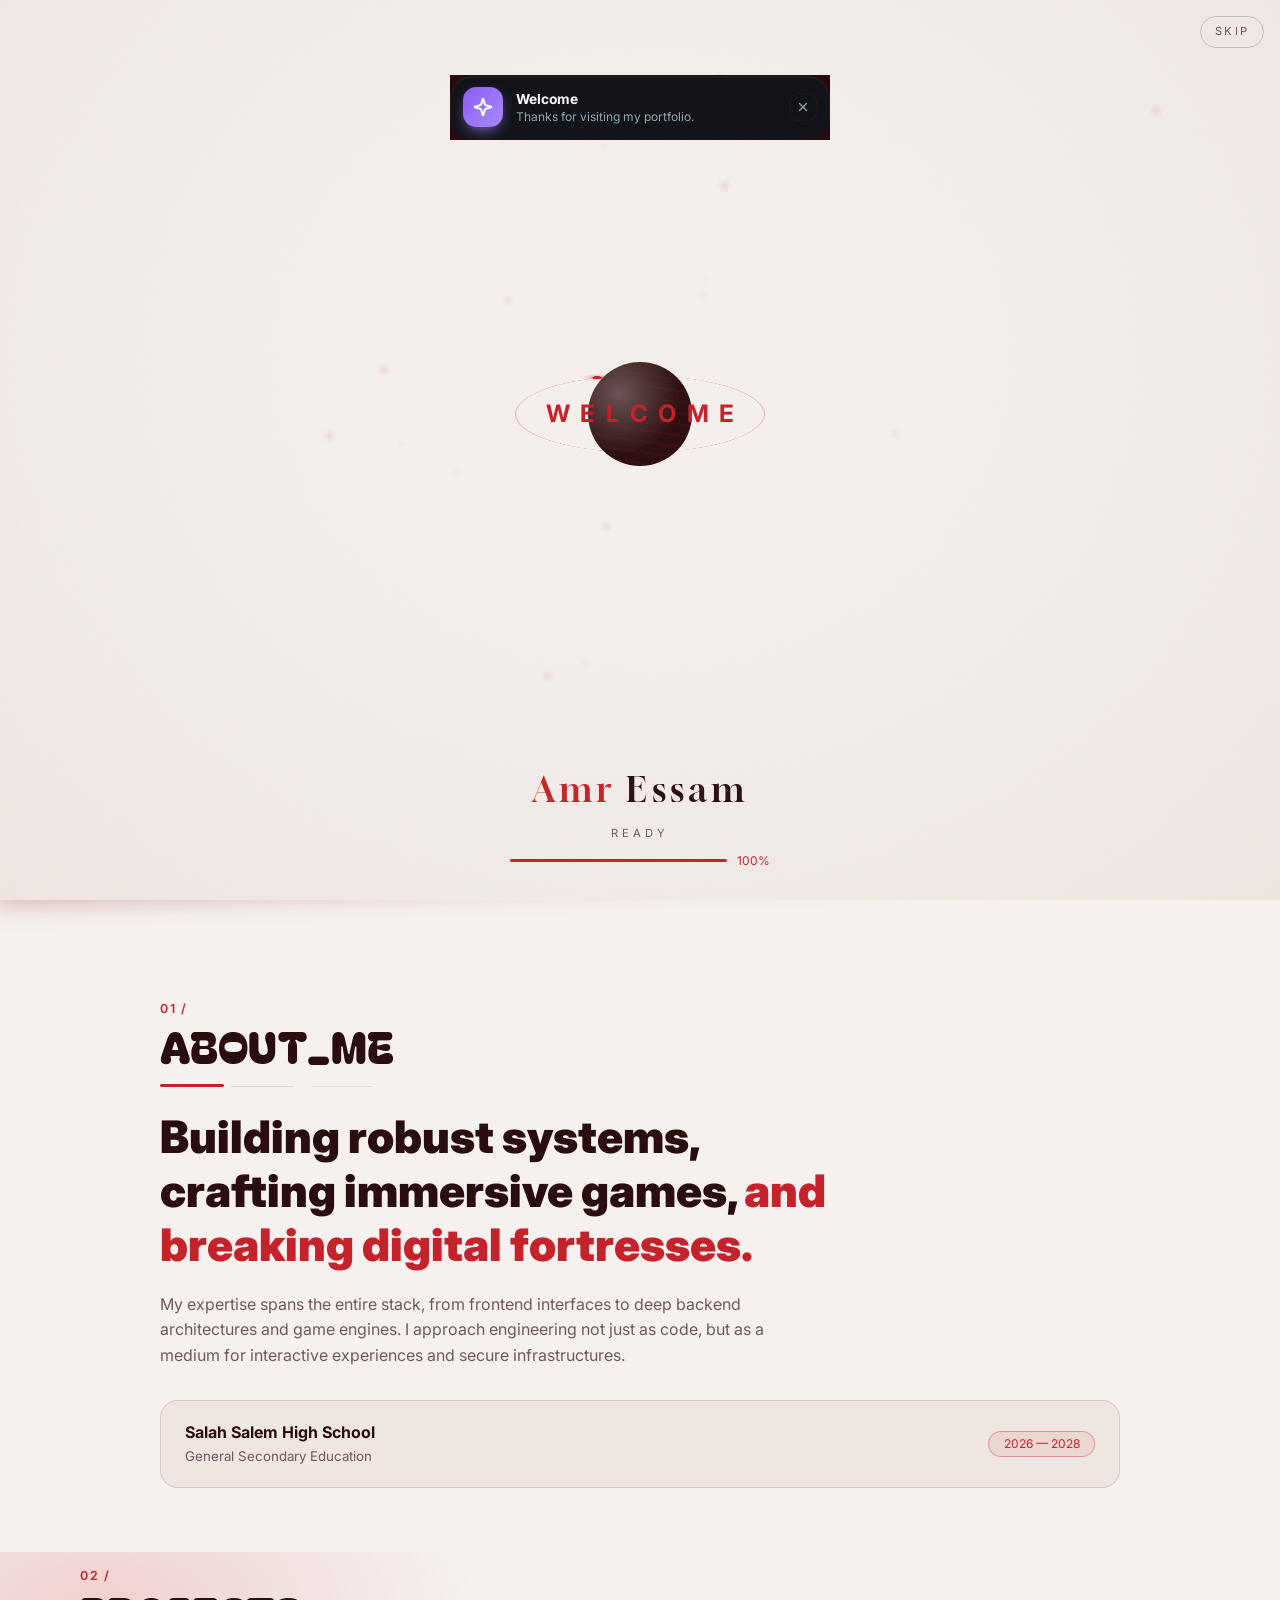
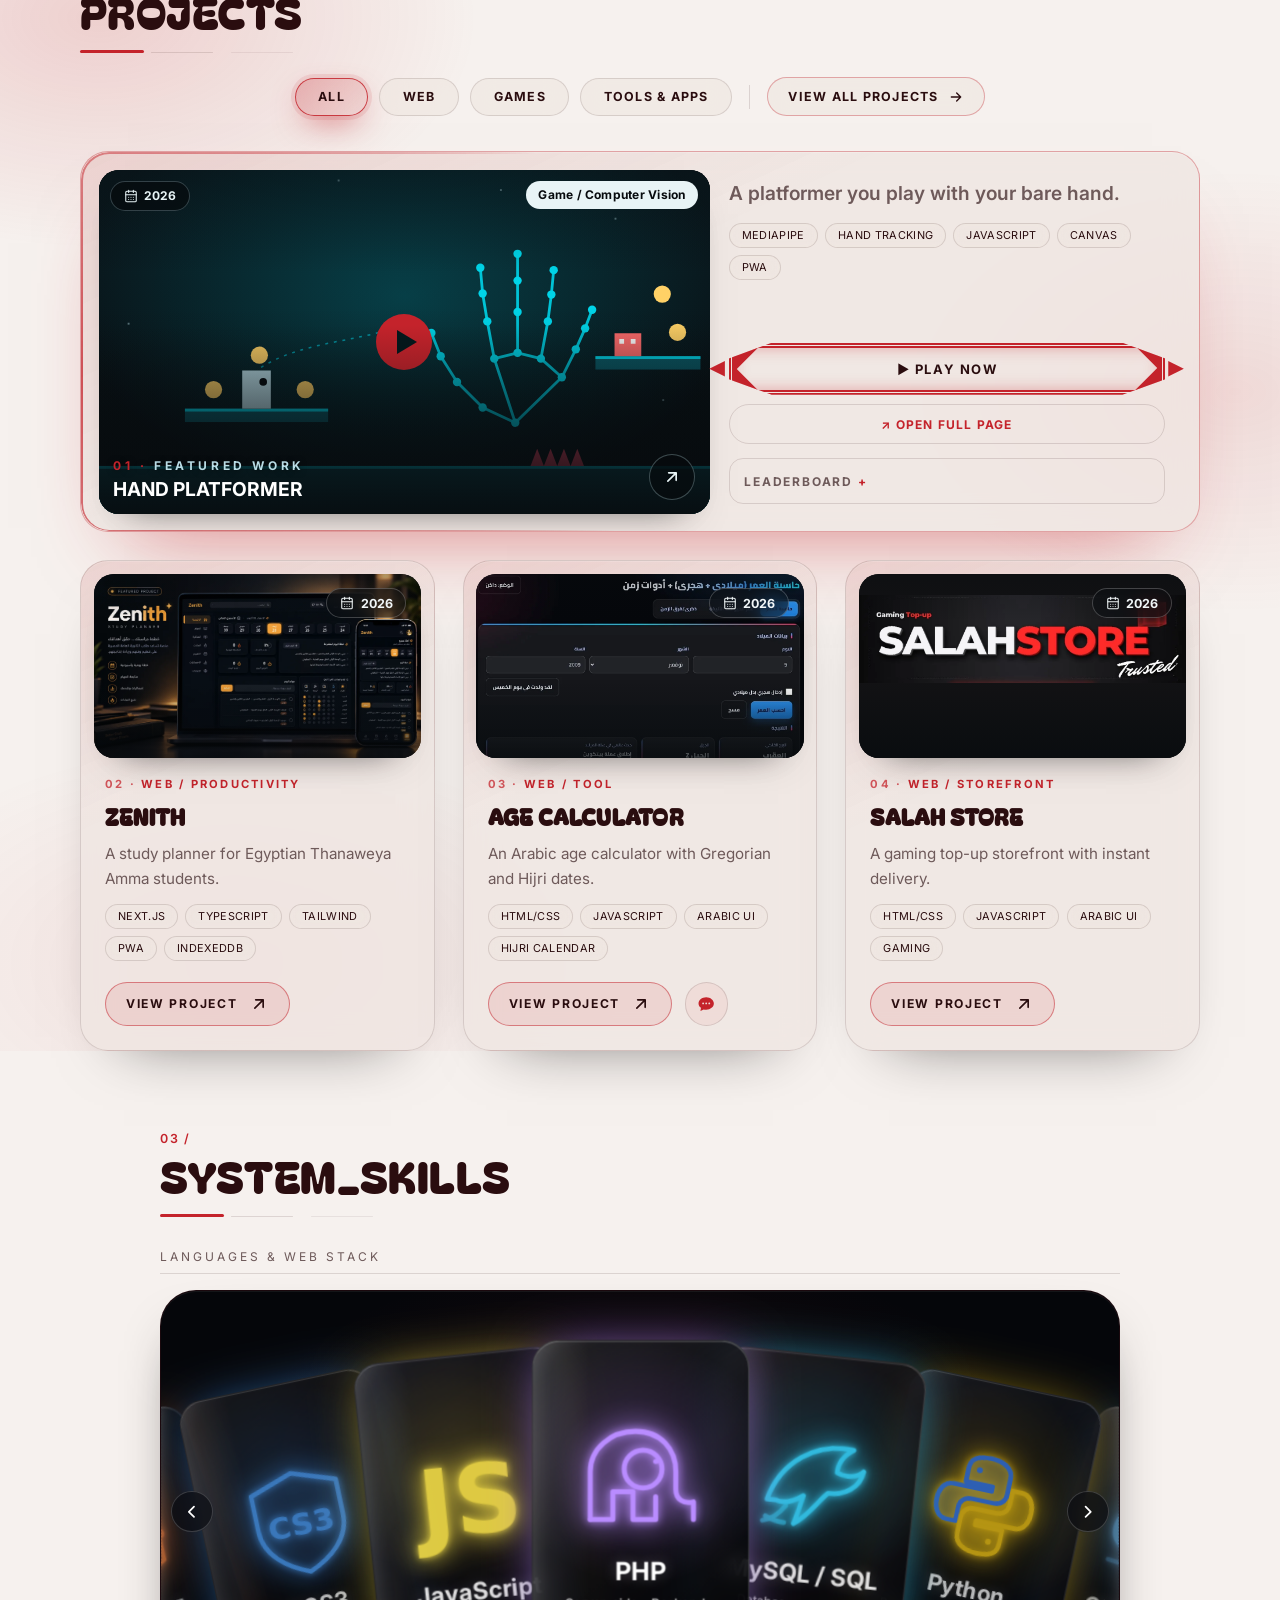
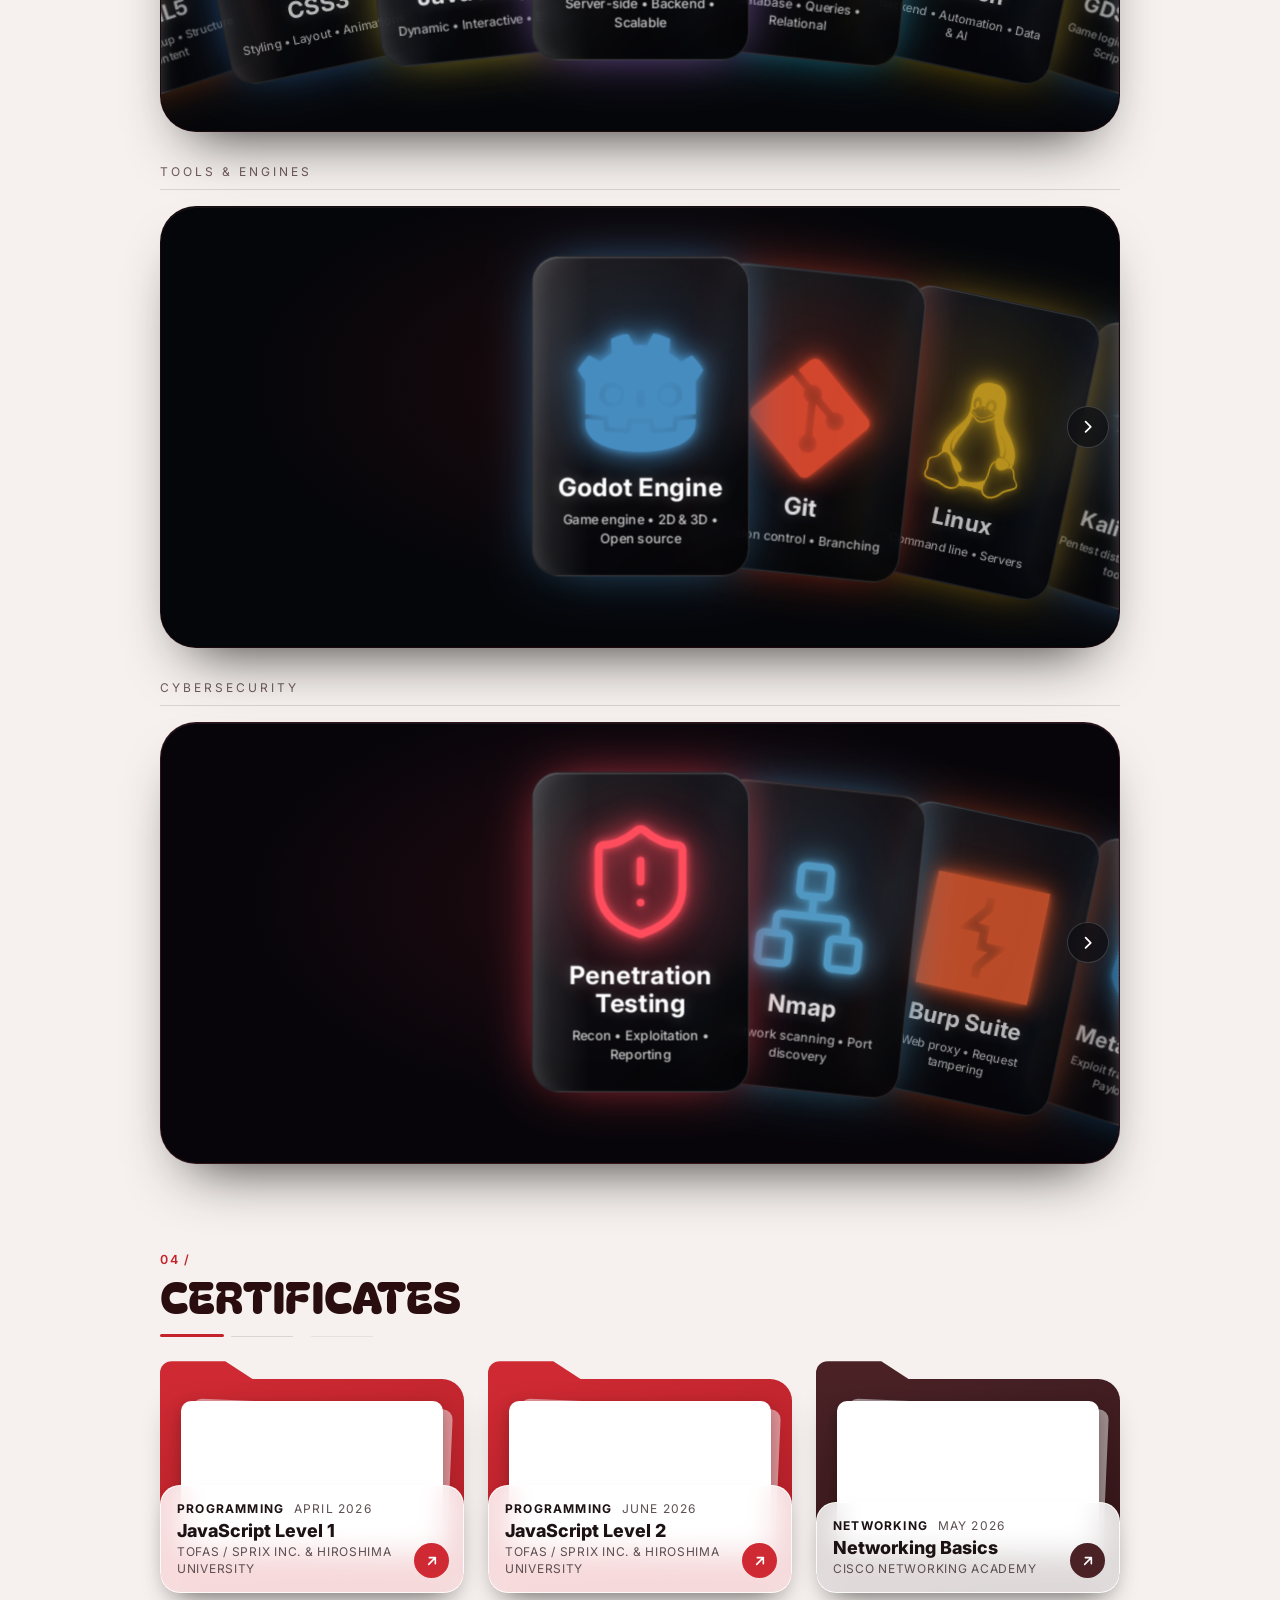
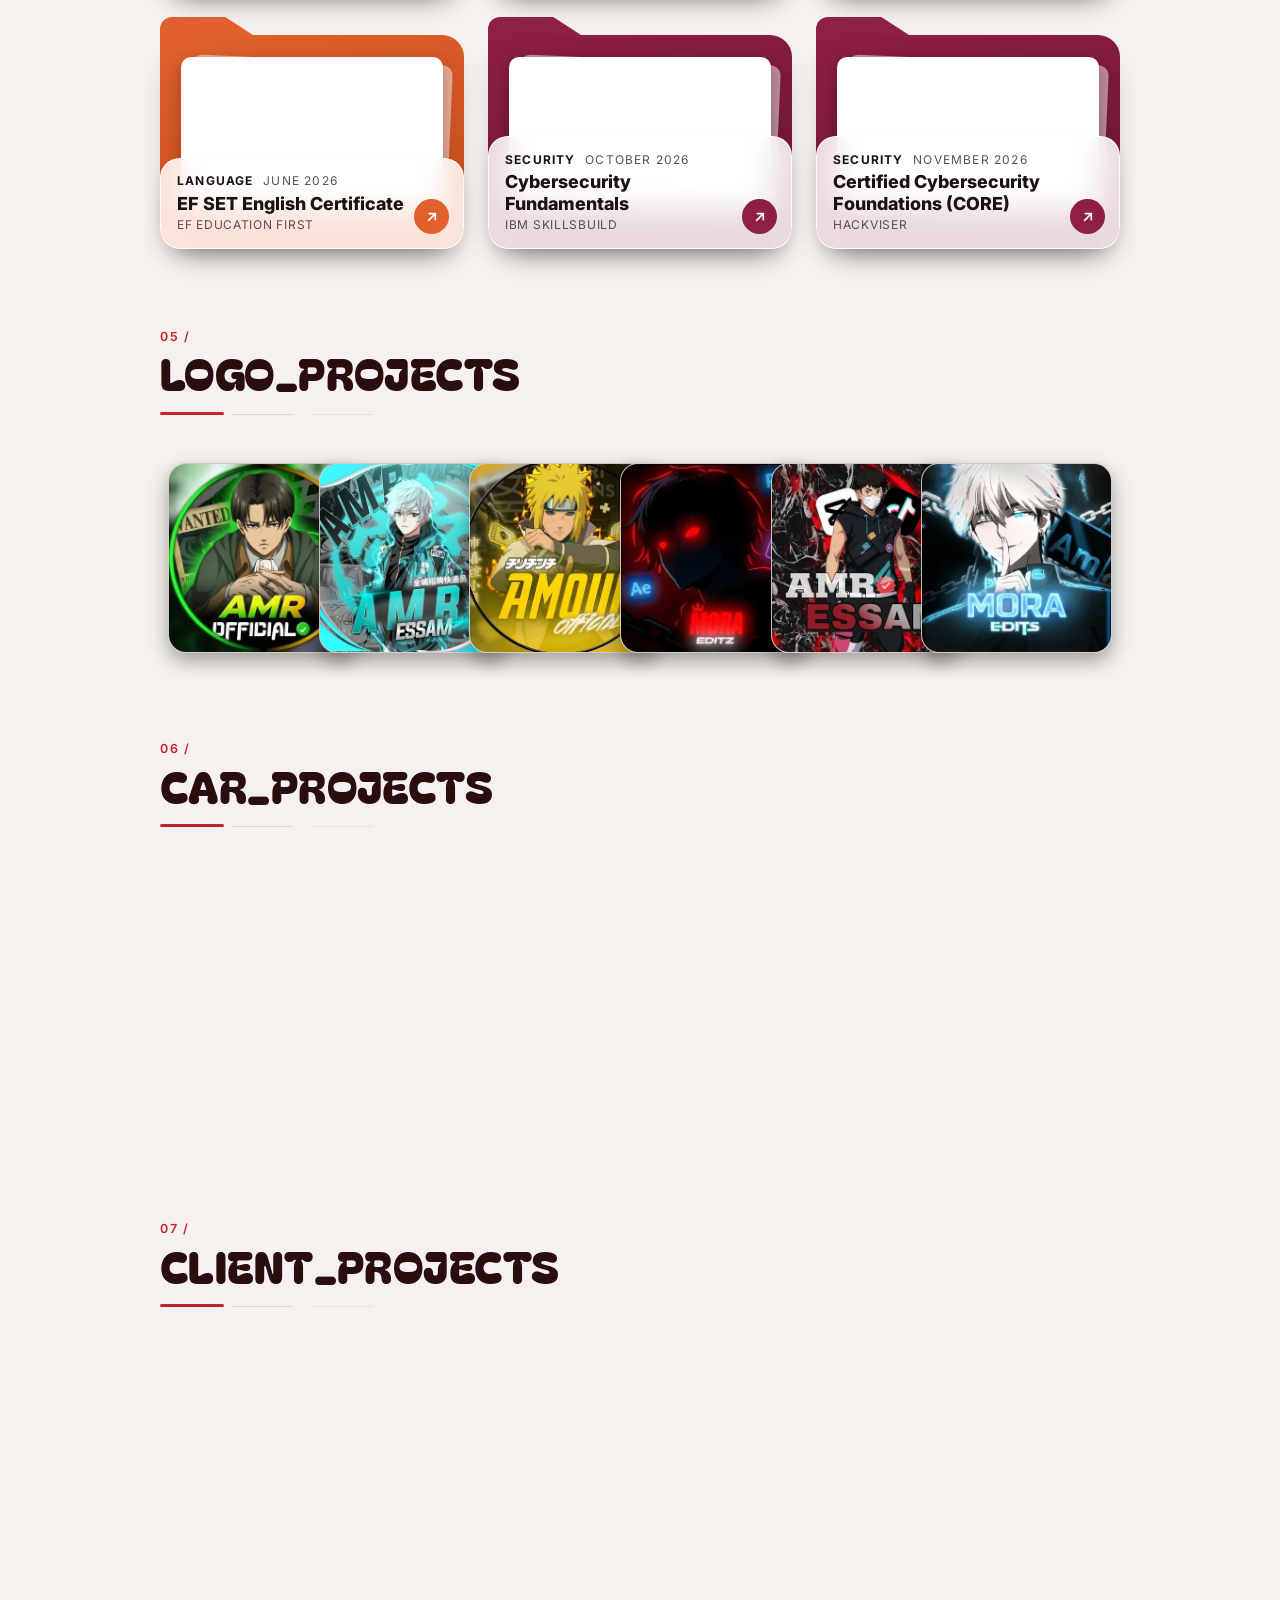
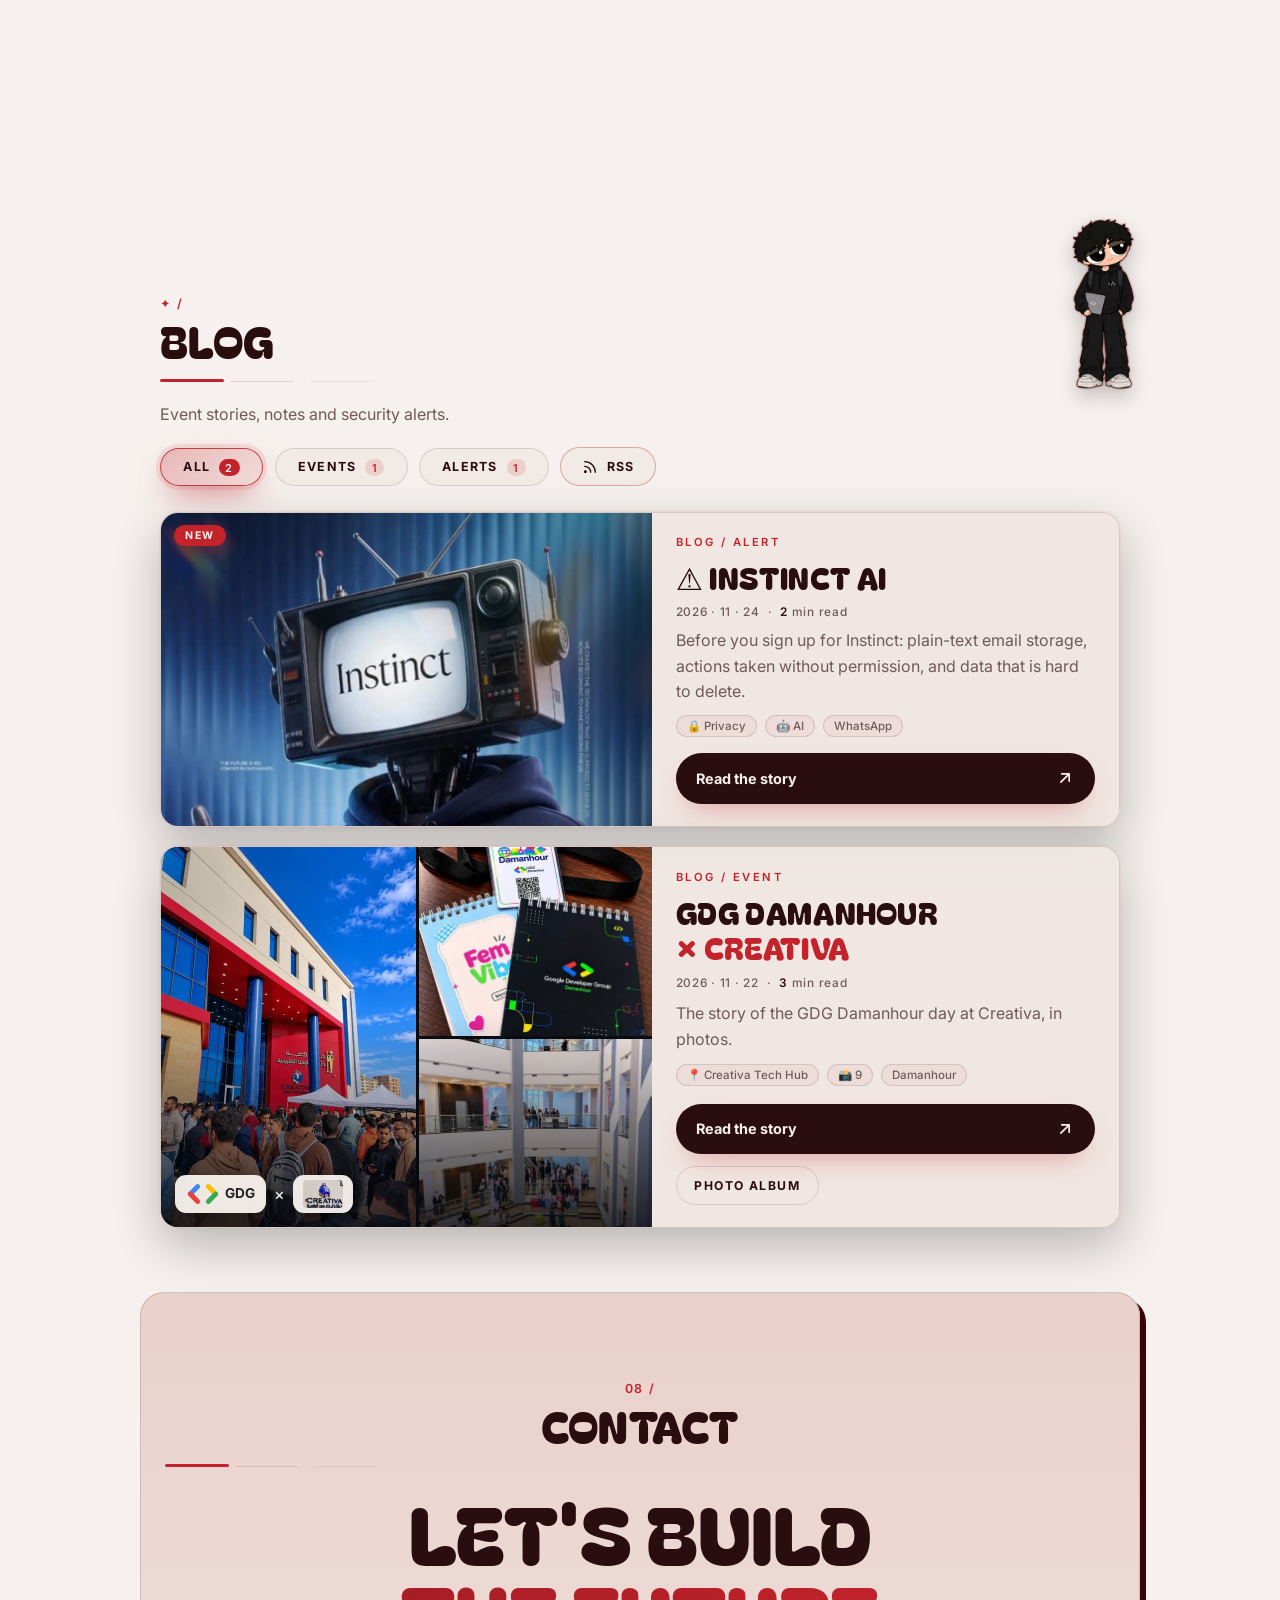
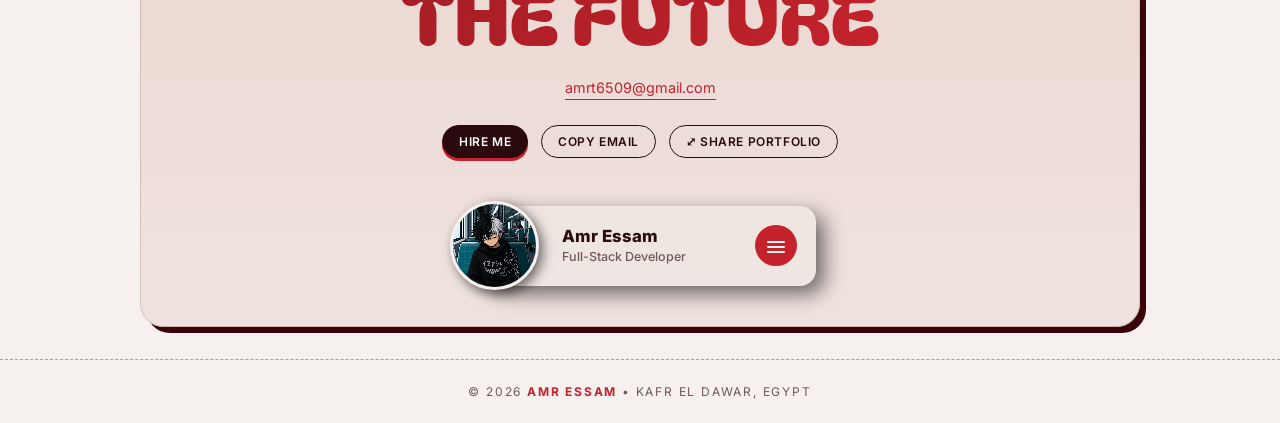
<file: index.html>
<!doctype html>
<html lang="en">
  <head>
    <meta charset="utf-8" />
    <meta name="referrer" content="strict-origin-when-cross-origin" />
    <meta name="viewport" content="width=device-width, initial-scale=1, viewport-fit=cover" />
<title>Amr Essam | Full-Stack Developer, Game Dev &amp; Cybersecurity</title>
    <meta
      name="description"
      content="Amr Essam is a Software Engineering student from Kafr El Dawar, Egypt. Full-Stack Developer, Game Developer, Cybersecurity Enthusiast & Graphic Designer."
    />
    <meta name="author" content="Amr Essam" />
    <meta
      name="theme-color"
      content="#F6F1EE"
      media="(prefers-color-scheme: dark)"
    />
    <meta
      name="theme-color"
      content="#F6F1EE"
      media="(prefers-color-scheme: light)"
    />
    <meta name="color-scheme" content="dark light" />
    <meta name="robots" content="index, follow, max-image-preview:large" />
    <link rel="canonical" href="https://amressam.is-a.dev/" />

    <meta property="og:type" content="website" />
    <meta property="og:url" content="https://amressam.is-a.dev/" />
    <meta
      property="og:title"
      content="Amr Essam — Full-Stack Developer & Creative Designer"
    />
    <meta
      property="og:description"
      content="Software Engineering student from Egypt. Building immersive digital experiences, secure systems, and creative visual projects."
    />
    <meta
      property="og:image"
      content="https://amressam.is-a.dev/assets/images/social/preview-v2.jpg"
    />
    <meta property="og:image:type" content="image/jpeg" />
    <meta property="og:image:width" content="1200" />
    <meta property="og:image:height" content="628" />
    <meta property="og:image:alt" content="Amr Essam portfolio preview" />
    <meta property="og:site_name" content="Amr Essam" />
    <meta property="og:locale" content="en_US" />
    <meta property="og:locale:alternate" content="ar_EG" />
    <meta name="twitter:card" content="summary_large_image" />
    <meta name="twitter:site" content="@Amr2043275" />
    <meta
      name="twitter:title"
      content="Amr Essam — Full-Stack Developer & Creative Designer"
    />
    <meta
      name="twitter:description"
      content="Software Engineering student from Egypt. Full-Stack, Game Dev, Cybersecurity & Graphic Design."
    />
    <meta
      name="twitter:image"
      content="https://amressam.is-a.dev/assets/images/social/preview-v2.jpg"
    />
    <meta name="twitter:image:alt" content="Amr Essam portfolio preview" />

    <link rel="icon" href="assets/favicon/favicon.ico" sizes="any" />
    <link
      rel="icon"
      href="assets/favicon/favicon-96x96.png"
      type="image/png"
      sizes="96x96"
    />
    <link rel="apple-touch-icon" href="assets/favicon/apple-touch-icon.png" />
    <link rel="icon" href="assets/favicon/favicon.svg" type="image/svg+xml" />
    <link rel="manifest" href="assets/favicon/site.webmanifest" />

    <script type="application/ld+json">
      {
        "@context": "https://schema.org",
        "@type": "Person",
        "name": "Amr Essam",
        "url": "https://amressam.is-a.dev/",
        "image": "https://amressam.is-a.dev/assets/images/avatar/avatar.png",
        "jobTitle": "Full-Stack Developer",
        "email": "amrt6509@gmail.com",
        "sameAs": [
          "https://github.com/DEVVOLTX",
          "https://www.instagram.com/3am_our1430",
          "https://x.com/Amr2043275",
          "https://www.tiktok.com/@amr_taha62",
          "https://t.me/Amour_64x"
        ],
        "address": {
          "@type": "PostalAddress",
          "addressLocality": "Kafr El Dawar",
          "addressCountry": "EG"
        },
        "knowsAbout": [
          "Full-Stack Web Development",
          "Game Development",
          "Godot Engine",
          "Cybersecurity",
          "Graphic Design"
        ]
      }
    </script>

    <link rel="preconnect" href="https://fonts.googleapis.com" />
    <link rel="preconnect" href="https://fonts.gstatic.com" crossorigin />
    <link
      rel="preload"
      as="image"
      href="assets/images/avatar/avatar-crimson-640.webp"
      imagesrcset="assets/images/avatar/avatar-crimson-640.webp 1x, assets/images/avatar/avatar-crimson-1024.webp 2x"
      fetchpriority="high"
    />
    <!-- fonts load without blocking first paint (system fonts show until they arrive) -->
    <link
      rel="stylesheet"
      href="https://fonts.googleapis.com/css2?family=Anton&family=JetBrains+Mono:wght@400;700&family=Inter:wght@400;700;900&family=Cairo:wght@400;700;900&display=swap"
      media="print"
      onload="this.media='all'"
    />
    <noscript>
      <link
        rel="stylesheet"
        href="https://fonts.googleapis.com/css2?family=Anton&family=JetBrains+Mono:wght@400;700&family=Inter:wght@400;700;900&family=Cairo:wght@400;700;900&display=swap"
      />
    </noscript>
    <link rel="stylesheet" href="assets/css/style.css" />
    <link rel="stylesheet" href="assets/css/themes-extra.css" />
    <link rel="stylesheet" href="assets/css/themes/crimson.css" />
    <link rel="stylesheet" href="assets/css/themes/azure.css" />
    <link rel="stylesheet" href="assets/css/certs.css" />
    <link rel="stylesheet" href="assets/css/hero-portfolio.css" />
    <link rel="stylesheet" href="assets/css/projects.css" />
    <link rel="stylesheet" href="assets/css/hire.css" />
    <link rel="stylesheet" href="assets/css/blog.css" />
    <link rel="alternate" type="application/rss+xml" title="Amr Essam — Blog" href="blog/feed.xml" />
    <link rel="stylesheet" href="assets/css/loader-intro.css" />
    <script>
      /* runs before paint: restores theme + language (first visit uses the Crimson theme), enables reveal animations */
      var de = document.documentElement,
        st = {};
      try {
        st.theme = localStorage.getItem("theme");
        st.lang = localStorage.getItem("lang");
      } catch (e) {}
      try {
        /* Crimson is the default theme; a saved choice still wins (only Crimson / Azure exist — old saved themes fall back to Crimson) */
        de.dataset.theme = st.theme === "azure" ? "azure" : "crimson";
      } catch (e) {}
      try {
        var L = ["en", "ar", "it", "es", "de", "fr", "ru", "ko", "ja", "zh"],
          l = st.lang;
        if (L.indexOf(l) < 0) {
          /* no saved choice: take the first language in the browser's preference list that the site supports */
          l = "en";
          var prefs =
            navigator.languages && navigator.languages.length
              ? navigator.languages
              : [navigator.language || "en"];
          for (var i = 0; i < prefs.length; i++) {
            var c = String(prefs[i]).slice(0, 2).toLowerCase();
            if (L.indexOf(c) >= 0) {
              l = c;
              break;
            }
          }
        }
        de.lang = l;
        if (l === "ar") de.dir = "rtl";
      } catch (e) {}
      try {
        var fx = localStorage.getItem("fx");
        if (fx !== "on" && fx !== "off")
          fx = matchMedia("(prefers-reduced-motion: reduce)").matches ? "off" : "on";
        de.dataset.fx = fx;
      } catch (e) {
        de.dataset.fx = "on";
      }
      de.classList.add("js");
    </script>

      <script type="application/ld+json">{"@context": "https://schema.org", "@type": "Blog", "name": "Amr Essam — Blog", "url": "https://amressam.is-a.dev/#blog", "author": {"@type": "Person", "name": "Amr Essam"}, "blogPost": [{"@type": "BlogPosting", "headline": "تحذير: قبل ما تسجل في Instinct AI", "datePublished": "2026-11-24", "url": "https://amressam.is-a.dev/blog/instinct-ai-warning.html", "image": "https://amressam.is-a.dev/assets/images/social/instinct-ai-og.jpg"}, {"@type": "BlogPosting", "headline": "GDG Damanhour × Creativa — يوم ما يتنسيش", "datePublished": "2026-11-22", "url": "https://amressam.is-a.dev/blog/gdg-creativa-article.html", "image": "https://amressam.is-a.dev/assets/images/social/gdg-creativa-og.jpg"}]}</script>
  </head>
  <body>
    <a class="skip" href="#hero">Skip to content</a>
    <div id="progress" aria-hidden="true"></div>
    <div id="menu-backdrop" aria-hidden="true"></div>
    <div id="loader" role="status" aria-label="Loading">
      <div class="li-stars" id="li-stars"></div><div class="li-shoot"></div>
      <div class="li-scene" id="li-scene">
        <div class="li-stage">
          <div class="li-ring"><i></i><b></b></div>
          <div class="li-planet"></div>
          <div class="li-word" id="li-word"></div>
        </div>
      </div>
      <button class="li-skip" id="li-skip" type="button">SKIP</button>
      <div class="li-bottom">
        <div class="li-brand"><b>Amr</b> Essam</div>
        <div class="li-status" id="li-status">Initializing</div>
        <div class="li-meter"><div class="li-bar"><i id="li-fill"></i></div><div class="li-pct" id="li-pct">0%</div></div>
      </div>
    </div>
    <div id="island" role="status" aria-live="polite" aria-atomic="true">
      <div class="isl-card">
        <span class="isl-ico" aria-hidden="true"></span>
        <div class="isl-txt">
          <b class="isl-title"></b><small class="isl-sub"></small>
        </div>
        <button class="isl-x" type="button" aria-label="Dismiss notification">
          <svg viewBox="0 0 24 24" aria-hidden="true">
            <path d="M18 6 6 18" />
            <path d="m6 6 12 12" />
          </svg>
        </button>
        <i class="isl-bar" aria-hidden="true"><b></b></i>
        <i class="isl-time" aria-hidden="true"></i>
      </div>
    </div>

    <nav aria-label="Main">
      <div class="nav-in">
        <a class="logo" href="#hero" data-i18n="logo">A.ESSAM</a>
        <div class="links" id="menu">
          <a href="#about"><span class="nl" data-i18n="nav_about">ABOUT</span></a
          ><a href="#projects"><span class="nl" data-i18n="nav_projects">PROJECTS</span></a
          ><a href="#skills"><span class="nl" data-i18n="nav_skills">SKILLS</span></a>
          <a href="#certificates"><span class="nl" data-i18n="nav_certs">CERTS</span></a
          ><a href="#blog"><span class="nl" data-i18n="nav_blog">BLOG</span></a
          ><a href="#contact"><span class="nl" data-i18n="nav_contact">CONTACT</span></a>
          <div class="menu-foot">
            <a
              class="btn sm"
              href="mailto:amrt6509@gmail.com?subject=Project%20inquiry%20from%20your%20portfolio"
              data-hire
              data-i18n="hire"
              >HIRE ME</a
            >
            <span class="menu-soc"
              ><a
                href="https://github.com/DEVVOLTX"
                target="_blank"
                rel="noopener"
                >GITHUB</a
              ><a href="https://t.me/Amour_64x" target="_blank" rel="noopener"
                >TELEGRAM</a
              ><a
                href="https://www.instagram.com/3am_our1430"
                target="_blank"
                rel="noopener"
                >INSTAGRAM</a
              ></span
            >
          </div>
        </div>
        <button
          class="icon-btn menu-btn"
          id="menu-btn"
          type="button"
          aria-label="Menu"
          aria-expanded="false"
          aria-controls="menu"
        >
          <span class="bars" aria-hidden="true"><i></i><i></i><i></i></span>
        </button>
        <div class="lang-wrap">
          <button
            class="lang-btn"
            id="lang"
            type="button"
            aria-haspopup="listbox"
            aria-expanded="false"
            aria-controls="lang-menu"
            aria-label="Language / اللغة"
          >
            EN
          </button>
          <ul
            class="lang-menu"
            id="lang-menu"
            role="listbox"
            aria-label="Language"
            hidden
          ></ul>
        </div>
        <div class="theme-wrap">
          <button class="icon-btn" id="theme" type="button" aria-label="Theme" aria-haspopup="true" aria-expanded="false" aria-controls="theme-menu"></button>
          <div class="theme-menu" id="theme-menu" role="group" aria-label="Appearance" hidden>
            <div class="theme-pills" role="radiogroup" aria-label="Theme">
            <button class="theme-pill" type="button" role="radio" aria-checked="false" data-theme-opt="crimson" aria-label="Crimson"><svg viewBox="0 0 24 24" aria-hidden="true"><circle cx="13.5" cy="6.5" r=".5"/><circle cx="17.5" cy="10.5" r=".5"/><circle cx="8.5" cy="7.5" r=".5"/><circle cx="6.5" cy="12.5" r=".5"/><path d="M12 2C6.5 2 2 6.5 2 12s4.5 10 10 10c.926 0 1.648-.746 1.648-1.688 0-.437-.18-.835-.437-1.125-.29-.289-.438-.652-.438-1.125a1.64 1.64 0 0 1 1.668-1.668h1.996c3.051 0 5.555-2.503 5.555-5.554C21.965 6.012 17.461 2 12 2z"/></svg><span>Crimson</span></button>
            <button class="theme-pill" type="button" role="radio" aria-checked="false" data-theme-opt="azure" aria-label="Azure"><svg viewBox="0 0 24 24" aria-hidden="true"><rect width="7" height="9" x="3" y="3" rx="1"/><rect width="7" height="5" x="14" y="3" rx="1"/><rect width="7" height="9" x="14" y="12" rx="1"/><rect width="7" height="5" x="3" y="16" rx="1"/></svg><span>Azure</span></button>
            </div>
            <span class="fx-sep" aria-hidden="true"></span>
            <label class="fx-row">
              <input class="neo-toggle-input" id="fx-toggle" type="checkbox" role="switch" checked />
              <span class="neo-toggle" aria-hidden="true">
                <span class="neo-track">
                  <span class="neo-grid-layer"></span>
                  <span class="neo-spectrum-analyzer"><i class="neo-spectrum-bar"></i><i class="neo-spectrum-bar"></i><i class="neo-spectrum-bar"></i><i class="neo-spectrum-bar"></i><i class="neo-spectrum-bar"></i></span>
                  <span class="neo-track-highlight"></span>
                </span>
                <span class="neo-thumb">
                  <span class="neo-thumb-ring"></span>
                  <span class="neo-thumb-core"><span class="neo-thumb-icon"><span class="neo-thumb-wave"></span><span class="neo-thumb-pulse"></span></span></span>
                </span>
              </span>
              <span class="fx-text" data-i18n="fx_label">Animations</span>
            </label>
          </div>
        </div>
        <a
          class="btn sm"
          href="assets/docs/amr_essam_cv.pdf"
          download
          data-cv-choose
          aria-haspopup="dialog"
          data-i18n="nav_cv"
          >CV ▾</a
        >
      </div>
    </nav>

    <main>
      <!-- HERO -->
      <section class="wrap hero" id="hero">
        <svg class="hero-word" viewBox="0 0 1000 235" preserveAspectRatio="none" aria-hidden="true" focusable="false">
          <defs>
            <linearGradient id="hwg" x1="0" y1="0" x2="0" y2="1">
              <stop offset="0" style="stop-color: var(--accent)" stop-opacity="0.95" />
              <stop offset="0.6" style="stop-color: var(--teal)" stop-opacity="0.85" />
              <stop offset="1" style="stop-color: var(--teal)" stop-opacity="0" />
            </linearGradient>
          </defs>
          <text x="0" y="215" textLength="1000" lengthAdjust="spacingAndGlyphs" fill="url(#hwg)" font-family="Anton, Impact, 'Arial Narrow Bold', sans-serif" font-size="250">PORTFOLIO</text>
        </svg>
        <div class="avatar" data-rise style="--i: 4">
          <img
            class="av av-crimson"
            src="assets/images/avatar/avatar-crimson-640.webp"
            srcset="assets/images/avatar/avatar-crimson-640.webp 1x, assets/images/avatar/avatar-crimson-1024.webp 2x"
            alt="Amr Essam"
            width="640"
            height="800"
            decoding="async"
            fetchpriority="high"
          />
          <img
            class="av av-azure"
            src="assets/images/avatar/avatar-azure-640.webp"
            srcset="assets/images/avatar/avatar-azure-640.webp 1x, assets/images/avatar/avatar-azure-1024.webp 2x"
            alt="Amr Essam"
            width="640"
            height="800"
            decoding="async"
            fetchpriority="low"
          />
        </div>
        <div>
          <p class="tag-line" data-rise style="--i: 0" data-i18n="tagline">
            SOFTWARE ENGINEER & CREATIVE DEVELOPER
          </p>
          <h1 class="name" data-rise style="--i: 1">
            <span data-i18n="name1">AMR</span><em data-i18n="name2">ESSAM</em>
          </h1>
          <p class="role" data-rise style="--i: 2">
            <span id="typed">Full-Stack Developer</span>
          </p>
          <p class="lead" data-rise style="--i: 3" data-i18n="lead">
            Software Engineering student based in Kafr El Dawar, Egypt. Building
            immersive digital experiences, secure systems, and creative visual
            projects.
          </p>
          <div class="row" data-rise style="--i: 4">
            <a
              class="btn"
              href="mailto:amrt6509@gmail.com?subject=Project%20inquiry%20from%20your%20portfolio"
              data-hire
              data-i18n="hire"
              >HIRE ME</a
            >
            <a
              class="btn ghost"
              href="assets/docs/amr_essam_cv.pdf"
              download
              data-cv-choose
              aria-haspopup="dialog"
              data-i18n="download_cv"
              >DOWNLOAD CV ▾</a
            >
            <a class="btn ghost" href="#projects" data-i18n="view_work"
              >VIEW WORK</a
            >
          </div>
          <div class="stats" data-rise style="--i: 5">
            <div>
              <b data-count="8">8</b
              ><span data-i18n="stat_projects">PROJECTS</span>
            </div>
            <div>
              <b data-count="6">6</b
              ><span data-i18n="stat_certs">CERTIFICATES</span>
            </div>
            <div>
              <b data-count="6">6</b><span data-i18n="stat_logos">LOGOS</span>
            </div>
            <div>
              <b data-count="8">8</b
              ><span data-i18n="stat_cars">CAR POSTERS</span>
            </div>
          </div>
        </div>
        <div class="ticker" aria-hidden="true">
          <ul id="ticker">
            <li>FULL-STACK</li>
            <li>CYBERSECURITY</li>
            <li>GODOT ENGINE</li>
            <li>GAME DEV</li>
            <li>GRAPHIC DESIGN</li>
            <li>PYTHON</li>
            <li>JAVASCRIPT</li>
          </ul>
        </div>
      </section>

      <!-- 01 ABOUT -->
      <section class="wrap" id="about">
        <h2 class="label" data-i18n="lbl_about"><b>01 /</b>ABOUT_ME</h2>
        <div class="reveal">
          <p class="about-title" data-i18n="about_title">
            Building robust systems, crafting immersive games,
            <span>and breaking digital fortresses.</span>
          </p>
          <p class="about-text" data-i18n="about_text">
            My expertise spans the entire stack, from frontend interfaces to
            deep backend architectures and game engines. I approach engineering
            not just as code, but as a medium for interactive experiences and
            secure infrastructures.
          </p>
          <div class="card edu">
            <div>
              <strong data-i18n="edu_school">Salah Salem High School</strong
              ><small data-i18n="edu_sub">General Secondary Education</small>
            </div>
            <span class="badge">2026 — 2028</span>
          </div>
        </div>
      </section>

      <!-- 02 PROJECTS -->
      <section class="wrap" id="projects">
        <h2 class="label" data-i18n="lbl_projects"><b>02 /</b>PROJECTS</h2>
        <div class="reveal" id="project-list">
          <div class="proj-filter" id="proj-filter" role="group" aria-label="Filter projects">
            <button type="button" class="pf" data-f="all" aria-pressed="true" data-i18n="flt_all">All</button>
            <button type="button" class="pf" data-f="web" aria-pressed="false" data-i18n="flt_web">Web</button>
            <button type="button" class="pf" data-f="game" aria-pressed="false" data-i18n="flt_game">Games</button>
            <button type="button" class="pf" data-f="apps" aria-pressed="false" data-i18n="flt_apps">Tools &amp; Apps</button>
          </div>
          <div class="feat" id="feat" role="region" aria-roledescription="carousel" aria-label="Featured projects">
            <div class="feat-track" id="feat-track">
            <article class="feat-card" data-cat="game" id="game-project" role="group" aria-roledescription="slide" aria-label="1 / 5">
              <div class="feat-media">
                <button
                class="game-poster"
                type="button"
                data-play
                aria-label="Play HAND PLATFORMER now"
              >
                <svg
                  viewBox="0 0 640 400"
                  xmlns="http://www.w3.org/2000/svg"
                  role="img"
                  aria-label="Hand Platformer key art: an open hand controlling a small character on a teal platform"
                  preserveAspectRatio="xMidYMid slice"
                >
                  <defs>
                    <radialGradient id="gpg" cx="50%" cy="38%" r="55%">
                      <stop
                        offset="0"
                        stop-color="#00D4E8"
                        stop-opacity=".22"
                      />
                      <stop offset="1" stop-color="#00D4E8" stop-opacity="0" />
                    </radialGradient>
                    <linearGradient id="gpb" x1="0" y1="0" x2="0" y2="1">
                      <stop offset="0" stop-color="#0A1A20" />
                      <stop offset="1" stop-color="#070B0E" />
                    </linearGradient>
                  </defs>
                  <rect width="640" height="400" fill="url(#gpb)" />
                  <rect width="640" height="400" fill="url(#gpg)" />
                  <g fill="#B9DCE5" opacity=".45">
                    <rect x="60" y="48" width="2" height="2" />
                    <rect x="540" y="70" width="2" height="2" />
                    <rect x="590" y="260" width="2" height="2" />
                    <rect x="30" y="180" width="2" height="2" />
                    <rect x="250" y="30" width="2" height="2" />
                    <rect x="420" y="40" width="2" height="2" />
                  </g>
                  <g transform="translate(70 -2) scale(1.22)">
                    <g
                      fill="none"
                      stroke="#00D4E8"
                      stroke-width="2.4"
                      stroke-linecap="round"
                      stroke-linejoin="round"
                      opacity=".9"
                    >
                      <polyline
                        points="300,235 272,222 250,200 236,178 228,158"
                      />
                      <polyline points="300,235 282,180" />
                      <polyline points="282,180 276,148 272,124 270,102" />
                      <polyline points="302,175 302,140 302,113 302,90" />
                      <polyline points="322,180 328,148 331,125 333,104" />
                      <polyline points="340,196 352,172 360,154 366,138" />
                      <polyline points="282,180 302,175 322,180 340,196" />
                      <polyline points="300,235 340,196" />
                    </g>
                    <g fill="#00D4E8">
                      <circle cx="300" cy="235" r="3.6" />
                      <circle cx="272" cy="222" r="3.6" />
                      <circle cx="250" cy="200" r="3.6" />
                      <circle cx="236" cy="178" r="3.6" />
                      <circle cx="228" cy="158" r="3.6" />
                      <circle cx="282" cy="180" r="3.6" />
                      <circle cx="276" cy="148" r="3.6" />
                      <circle cx="272" cy="124" r="3.6" />
                      <circle cx="270" cy="102" r="3.6" />
                      <circle cx="302" cy="175" r="3.6" />
                      <circle cx="302" cy="140" r="3.6" />
                      <circle cx="302" cy="113" r="3.6" />
                      <circle cx="302" cy="90" r="3.6" />
                      <circle cx="322" cy="180" r="3.6" />
                      <circle cx="328" cy="148" r="3.6" />
                      <circle cx="331" cy="125" r="3.6" />
                      <circle cx="333" cy="104" r="3.6" />
                      <circle cx="340" cy="196" r="3.6" />
                      <circle cx="352" cy="172" r="3.6" />
                      <circle cx="360" cy="154" r="3.6" />
                      <circle cx="366" cy="138" r="3.6" />
                    </g>
                  </g>
                  <g fill="#0B5965">
                    <rect x="0" y="330" width="640" height="70" />
                    <rect x="90" y="270" width="150" height="14" />
                    <rect x="520" y="215" width="110" height="14" />
                  </g>
                  <g fill="#00D4E8">
                    <rect x="0" y="330" width="640" height="3" />
                    <rect x="90" y="270" width="150" height="3" />
                    <rect x="520" y="215" width="110" height="3" />
                  </g>
                  <g fill="#ff4d6d">
                    <path d="M452 330l7-18 7 18z" />
                    <path d="M466 330l7-18 7 18z" />
                    <path d="M480 330l7-18 7 18z" />
                    <path d="M494 330l7-18 7 18z" />
                  </g>
                  <g>
                    <rect
                      x="560"
                      y="191"
                      width="28"
                      height="24"
                      fill="#ff6b6b"
                      transform="translate(-20 0)"
                    />
                    <rect x="545" y="197" width="5" height="5" fill="#fff" />
                    <rect x="557" y="197" width="5" height="5" fill="#fff" />
                  </g>
                  <g fill="#FFD166">
                    <circle cx="120" cy="250" r="9" />
                    <circle cx="168" cy="214" r="9" />
                    <circle cx="216" cy="250" r="9" />
                    <circle cx="606" cy="190" r="9" />
                    <circle cx="590" cy="150" r="9" />
                  </g>
                  <g>
                    <rect
                      x="150"
                      y="230"
                      width="30"
                      height="40"
                      fill="#B9DCE5"
                    />
                    <circle cx="172" cy="242" r="4" fill="#070B0E" />
                  </g>
                  <g
                    stroke="#00D4E8"
                    stroke-width="1.6"
                    stroke-dasharray="3 6"
                    fill="none"
                    opacity=".6"
                  >
                    <path d="M310 185 C 270 200, 210 200, 168 228" />
                  </g>
                </svg>
                <span class="gp-play" aria-hidden="true"><i></i></span>
                <span class="gp-best" data-game-chip hidden
                  ><small data-i18n="gm_best">BEST SCORE</small
                  ><b data-game-best>0</b></span
                >
              </button>
                <span class="feat-year"><svg viewBox="0 0 24 24" fill="none" stroke="currentColor" stroke-width="1.8" stroke-linecap="round" stroke-linejoin="round" aria-hidden="true" focusable="false"><rect x="3" y="4" width="18" height="18" rx="2"/><path d="M16 2v4M8 2v4M3 10h18M8 14h.01M12 14h.01M16 14h.01M8 18h.01M12 18h.01M16 18h.01"/></svg><time datetime="2026">2026</time></span>
                <span class="feat-cat" data-i18n="t_gamecv">Game / Computer Vision</span>
                <div class="feat-cap">
                  <div>
                    <small class="feat-kicker" data-i18n="feat_work">FEATURED WORK</small>
                    <h3>HAND PLATFORMER</h3>
                  </div>
                  <span class="feat-go" aria-hidden="true"><svg viewBox="0 0 24 24" fill="none" stroke="currentColor" stroke-width="2" stroke-linecap="round" stroke-linejoin="round" aria-hidden="true" focusable="false"><path d="M7 17 17 7M8 7h9v9"/></svg></span>
                </div>
              </div>
              <div class="feat-body">
                <p data-i18n="p6_h">A platformer you play with your bare hand.</p>
                <ul class="feat-tags"><li>MEDIAPIPE</li><li>HAND TRACKING</li><li>JAVASCRIPT</li><li>CANVAS</li><li>PWA</li></ul>
                <div class="feat-actions">
                  <button class="btn-play bp-wide" type="button" data-play>
                    <span class="bp-label" data-i18n="btn_play">▶ PLAY NOW</span>
                    <span class="bp-clip" aria-hidden="true">
                      <span class="bp-corner bp-lt"></span><span class="bp-corner bp-rb"></span><span class="bp-corner bp-rt"></span><span class="bp-corner bp-lb"></span>
                    </span>
                    <span class="bp-arrow bp-ar" aria-hidden="true"></span>
                    <span class="bp-arrow bp-al" aria-hidden="true"></span>
                  </button>
                  <a class="feat-alt" href="play/hand-platformer/" target="_blank" rel="noopener" data-i18n="btn_open">↗ OPEN FULL PAGE</a>
                </div>
                <details class="feat-lb">
                  <summary data-i18n="feat_lb">LEADERBOARD</summary>
                  <div class="game-board">
                <div class="gb-best">
                  <small data-i18n="gm_best">BEST SCORE</small
                  ><b data-game-best>0</b>
                </div>
                <div class="gb-top">
                  <small data-i18n="gm_top">TOP PLAYERS</small>
                  <ol id="gm-lb"></ol>
                  <p id="gm-none" data-i18n="gm_none">
                    No scores yet. Be the first on the board!
                  </p>
                </div>
              </div>
                </details>
              </div>
            </article>

            <article class="feat-card" data-cat="web apps" role="group" aria-roledescription="slide" aria-label="2 / 5">
              <div class="feat-media">
                <img src="assets/images/projects/zenith.webp" alt="Zenith study planner dashboard shown on a laptop and a phone" width="1672" height="941" loading="lazy" decoding="async" />
                <span class="feat-year"><svg viewBox="0 0 24 24" fill="none" stroke="currentColor" stroke-width="1.8" stroke-linecap="round" stroke-linejoin="round" aria-hidden="true" focusable="false"><rect x="3" y="4" width="18" height="18" rx="2"/><path d="M16 2v4M8 2v4M3 10h18M8 14h.01M12 14h.01M16 14h.01M8 18h.01M12 18h.01M16 18h.01"/></svg><time datetime="2026">2026</time></span>
                <span class="feat-cat" data-i18n="t_planner">Web / Productivity</span>
                <div class="feat-cap">
                  <div>
                    <small class="feat-kicker" data-i18n="feat_work">FEATURED WORK</small>
                    <h3>ZENITH</h3>
                  </div>
                  <a class="feat-go" href="https://devvoltx.github.io/ZENITH/" target="_blank" rel="noopener noreferrer" tabindex="-1" aria-hidden="true"><svg viewBox="0 0 24 24" fill="none" stroke="currentColor" stroke-width="2" stroke-linecap="round" stroke-linejoin="round" aria-hidden="true" focusable="false"><path d="M7 17 17 7M8 7h9v9"/></svg></a>
                </div>
              </div>
              <div class="feat-body">
                <small class="feat-tag" data-i18n="t_planner">Web / Productivity</small>
                <h3 class="feat-title">ZENITH</h3>
                <p data-i18n="p7_h">A study planner for Egyptian Thanaweya Amma students.</p>
                <ul class="feat-tags"><li>NEXT.JS</li><li>TYPESCRIPT</li><li>TAILWIND</li><li>PWA</li><li>INDEXEDDB</li></ul>
                <div class="feat-actions">
                  <a class="feat-view" href="https://devvoltx.github.io/ZENITH/" target="_blank" rel="noopener noreferrer" aria-label="View project: ZENITH (opens in a new tab)"><span data-i18n="btn_viewproj">View Project</span><svg viewBox="0 0 24 24" fill="none" stroke="currentColor" stroke-width="2" stroke-linecap="round" stroke-linejoin="round" aria-hidden="true" focusable="false"><path d="M7 17 17 7M8 7h9v9"/></svg></a>
                </div>
              </div>
            </article>

            <article class="feat-card" data-cat="web apps" role="group" aria-roledescription="slide" aria-label="3 / 5">
              <div class="feat-media">
                <img src="assets/images/projects/age-calculator.webp" alt="Age Calculator Arabic web app preview" width="1280" height="720" loading="lazy" decoding="async" />
                <span class="feat-year"><svg viewBox="0 0 24 24" fill="none" stroke="currentColor" stroke-width="1.8" stroke-linecap="round" stroke-linejoin="round" aria-hidden="true" focusable="false"><rect x="3" y="4" width="18" height="18" rx="2"/><path d="M16 2v4M8 2v4M3 10h18M8 14h.01M12 14h.01M16 14h.01M8 18h.01M12 18h.01M16 18h.01"/></svg><time datetime="2026">2026</time></span>
                <span class="feat-cat" data-i18n="t_tool">Web / Tool</span>
                <div class="feat-cap">
                  <div>
                    <small class="feat-kicker" data-i18n="feat_work">FEATURED WORK</small>
                    <h3>AGE CALCULATOR</h3>
                  </div>
                  <a class="feat-go" href="https://devvoltx.github.io/Age-Calculator-v1/" target="_blank" rel="noopener noreferrer" tabindex="-1" aria-hidden="true"><svg viewBox="0 0 24 24" fill="none" stroke="currentColor" stroke-width="2" stroke-linecap="round" stroke-linejoin="round" aria-hidden="true" focusable="false"><path d="M7 17 17 7M8 7h9v9"/></svg></a>
                </div>
              </div>
              <div class="feat-body">
                <small class="feat-tag" data-i18n="t_tool">Web / Tool</small>
                <h3 class="feat-title">AGE CALCULATOR</h3>
                <p data-i18n="p5_h">An Arabic age calculator with Gregorian and Hijri dates.</p>
                <ul class="feat-tags"><li>HTML/CSS</li><li>JAVASCRIPT</li><li>ARABIC UI</li><li>HIJRI CALENDAR</li></ul>
                <div class="feat-actions">
                  <a class="feat-view" href="https://devvoltx.github.io/Age-Calculator-v1/" target="_blank" rel="noopener noreferrer" aria-label="View project: AGE CALCULATOR (opens in a new tab)"><span data-i18n="btn_viewproj">View Project</span><svg viewBox="0 0 24 24" fill="none" stroke="currentColor" stroke-width="2" stroke-linecap="round" stroke-linejoin="round" aria-hidden="true" focusable="false"><path d="M7 17 17 7M8 7h9v9"/></svg></a>
                  <a class="feat-fb" href="feedback.html"><svg viewBox="0 0 24 24" fill="currentColor" aria-hidden="true" focusable="false"><path d="M12 3C6.5 3 2 6.6 2 11c0 2.3 1.2 4.4 3.2 5.8L4.5 21l4.3-2.2c1 .2 2 .4 3.2.4 5.5 0 10-3.6 10-8S17.5 3 12 3zm-4 9.2a1.2 1.2 0 1 1 0-2.4 1.2 1.2 0 0 1 0 2.4zm4 0a1.2 1.2 0 1 1 0-2.4 1.2 1.2 0 0 1 0 2.4zm4 0a1.2 1.2 0 1 1 0-2.4 1.2 1.2 0 0 1 0 2.4z"/></svg><span data-i18n="btn_feedback">VIEW FEEDBACK</span></a>
                </div>
              </div>
            </article>

            <article class="feat-card" data-cat="web" role="group" aria-roledescription="slide" aria-label="4 / 5">
              <div class="feat-media">
                <img class="fit-contain" src="assets/images/projects/salahstore.webp" alt="SALAH STORE gaming top-up website preview" width="1150" height="310" loading="lazy" decoding="async" />
                <span class="feat-year"><svg viewBox="0 0 24 24" fill="none" stroke="currentColor" stroke-width="1.8" stroke-linecap="round" stroke-linejoin="round" aria-hidden="true" focusable="false"><rect x="3" y="4" width="18" height="18" rx="2"/><path d="M16 2v4M8 2v4M3 10h18M8 14h.01M12 14h.01M16 14h.01M8 18h.01M12 18h.01M16 18h.01"/></svg><time datetime="2026">2026</time></span>
                <span class="feat-cat" data-i18n="t_store">Web / Storefront</span>
                <div class="feat-cap">
                  <div>
                    <small class="feat-kicker" data-i18n="feat_work">FEATURED WORK</small>
                    <h3>SALAH STORE</h3>
                  </div>
                  <a class="feat-go" href="https://devvoltx.github.io/TR_SALAH_Gaming_Site_v2/" target="_blank" rel="noopener noreferrer" tabindex="-1" aria-hidden="true"><svg viewBox="0 0 24 24" fill="none" stroke="currentColor" stroke-width="2" stroke-linecap="round" stroke-linejoin="round" aria-hidden="true" focusable="false"><path d="M7 17 17 7M8 7h9v9"/></svg></a>
                </div>
              </div>
              <div class="feat-body">
                <small class="feat-tag" data-i18n="t_store">Web / Storefront</small>
                <h3 class="feat-title">SALAH STORE</h3>
                <p data-i18n="p4_h">A gaming top-up storefront with instant delivery.</p>
                <ul class="feat-tags"><li>HTML/CSS</li><li>JAVASCRIPT</li><li>ARABIC UI</li><li>GAMING</li></ul>
                <div class="feat-actions">
                  <a class="feat-view" href="https://devvoltx.github.io/TR_SALAH_Gaming_Site_v2/" target="_blank" rel="noopener noreferrer" aria-label="View project: SALAH STORE (opens in a new tab)"><span data-i18n="btn_viewproj">View Project</span><svg viewBox="0 0 24 24" fill="none" stroke="currentColor" stroke-width="2" stroke-linecap="round" stroke-linejoin="round" aria-hidden="true" focusable="false"><path d="M7 17 17 7M8 7h9v9"/></svg></a>
                </div>
              </div>
            </article>

            <article class="feat-card pj-extra" data-cat="web apps" role="group" aria-roledescription="slide" aria-label="5 / 5">
              <div class="feat-media">
                <img src="assets/images/projects/forge-fitness.webp" alt="Forge Fitness workout tracker shown on a laptop and a phone" width="1280" height="720" loading="lazy" decoding="async" />
                <span class="feat-year"><svg viewBox="0 0 24 24" fill="none" stroke="currentColor" stroke-width="1.8" stroke-linecap="round" stroke-linejoin="round" aria-hidden="true" focusable="false"><rect x="3" y="4" width="18" height="18" rx="2"/><path d="M16 2v4M8 2v4M3 10h18M8 14h.01M12 14h.01M16 14h.01M8 18h.01M12 18h.01M16 18h.01"/></svg><time datetime="2026">2026</time></span>
                <span class="feat-cat" data-i18n="t_fitness">Web / Fitness App</span>
                <div class="feat-cap">
                  <div>
                    <small class="feat-kicker" data-i18n="feat_work">FEATURED WORK</small>
                    <h3>FORGE FITNESS</h3>
                  </div>
                  <a class="feat-go" href="https://devvoltx.github.io/FORGE-FITNESS/" target="_blank" rel="noopener noreferrer" tabindex="-1" aria-hidden="true"><svg viewBox="0 0 24 24" fill="none" stroke="currentColor" stroke-width="2" stroke-linecap="round" stroke-linejoin="round" aria-hidden="true" focusable="false"><path d="M7 17 17 7M8 7h9v9"/></svg></a>
                </div>
              </div>
              <div class="feat-body">
                <small class="feat-tag" data-i18n="t_fitness">Web / Fitness App</small>
                <h3 class="feat-title">FORGE FITNESS</h3>
                <p data-i18n="p8_h">A workout tracker with splits, an exercise library and an on-device form check.</p>
                <ul class="feat-tags"><li>JAVASCRIPT</li><li>PWA</li><li>OFFLINE</li><li>MEDIAPIPE</li><li>LOCALSTORAGE</li></ul>
                <div class="feat-actions">
                  <a class="feat-view" href="https://devvoltx.github.io/FORGE-FITNESS/" target="_blank" rel="noopener noreferrer" aria-label="View project: FORGE FITNESS (opens in a new tab)"><span data-i18n="btn_viewproj">View Project</span><svg viewBox="0 0 24 24" fill="none" stroke="currentColor" stroke-width="2" stroke-linecap="round" stroke-linejoin="round" aria-hidden="true" focusable="false"><path d="M7 17 17 7M8 7h9v9"/></svg></a>
                </div>
              </div>
            </article>
            </div>
            <div class="feat-nav">
              <button class="feat-arrow" id="feat-prev" type="button" aria-label="Previous project" aria-controls="feat-track"><svg viewBox="0 0 24 24" fill="none" stroke="currentColor" stroke-width="2" stroke-linecap="round" stroke-linejoin="round" aria-hidden="true" focusable="false"><path d="m15 18-6-6 6-6"/></svg></button>
              <div class="feat-dots" id="feat-dots" role="group" aria-label="Choose a project"></div>
              <button class="feat-arrow" id="feat-next" type="button" aria-label="Next project" aria-controls="feat-track"><svg viewBox="0 0 24 24" fill="none" stroke="currentColor" stroke-width="2" stroke-linecap="round" stroke-linejoin="round" aria-hidden="true" focusable="false"><path d="m9 18 6-6-6-6"/></svg></button>
            </div>
          </div>
          <div class="feat-all">
            <button class="feat-all-btn" id="more-btn" type="button" aria-expanded="false" aria-controls="more-projects">
              <span class="t-all" data-i18n="btn_allproj">View All Projects</span><span class="t-less" data-i18n="btn_lessproj" hidden>Show Less</span><svg viewBox="0 0 24 24" fill="none" stroke="currentColor" stroke-width="2" stroke-linecap="round" stroke-linejoin="round" aria-hidden="true" focusable="false"><path d="M5 12h14M13 6l6 6-6 6"/></svg>
            </button>
          </div>
          <div class="more-projects" id="more-projects" hidden>
          <details class="card project" data-cat="web">
            <summary>
              <span class="num">06</span>
              <h3>CAR-WASH BOOKING</h3>
              <span class="sum-meta"><span class="pill" data-i18n="t_full">Full-Stack Web</span><time datetime="2024">2024</time></span>
            </summary>
            <div class="proj-body">
              <h4 data-i18n="p3_h">A full-stack reservation system.</h4>
              <p data-i18n="p3_p">
                Customers book slots, staff manage schedules. Built with PHP,
                JavaScript, and MySQL, with a full admin panel.
              </p>
              <div class="proj-actions">
              <a
                class="btn ghost sm"
                href="https://github.com/DEVVOLTX"
                target="_blank"
                rel="noopener"
                data-i18n="btn_gh"
                >⬡ GITHUB PROFILE</a
              >
              </div>
              <dl class="meta">
                <div>
                  <dt data-i18n="m_year">YEAR</dt>
                  <dd>2024</dd>
                </div>
                <div>
                  <dt data-i18n="m_type">TYPE</dt>
                  <dd data-i18n="t_full">Full-Stack Web</dd>
                </div>
              </dl>
              <ul class="tags">
                <li>PHP</li>
                <li>JAVASCRIPT</li>
                <li>MYSQL</li>
                <li>HTML/CSS</li>
              </ul>
            </div>
          </details>

          <details class="card project" data-cat="game">
            <summary>
              <span class="num">07</span>
              <h3>HIDE AND SINK</h3>
              <span class="sum-meta"><span class="pill" data-i18n="t_game">Game Development</span><time datetime="2024">2024</time></span>
            </summary>
            <div class="proj-body">
              <h4 data-i18n="p2_h">
                A multiplayer game of strategy and deception.
              </h4>
              <p data-i18n="p2_p">
                Players outwit each other using misdirection and timing.
                Co-developed with a partner for real-time multiplayer. Live on
                Itch.io.
              </p>
              <div class="proj-actions">
              <a
                class="btn ghost sm"
                href="https://github.com/DEVVOLTX"
                target="_blank"
                rel="noopener"
                data-i18n="btn_gh"
                >⬡ GITHUB PROFILE</a
              >
              </div>
              <dl class="meta">
                <div>
                  <dt data-i18n="m_year">YEAR</dt>
                  <dd>2024</dd>
                </div>
                <div>
                  <dt data-i18n="m_type">TYPE</dt>
                  <dd data-i18n="t_game">Game Development</dd>
                </div>
              </dl>
              <ul class="tags">
                <li>MULTIPLAYER</li>
                <li>CO-DEV</li>
                <li>GAME DESIGN</li>
                <li>ITCH.IO</li>
              </ul>
            </div>
          </details>

          <details class="card project" data-cat="game">
            <summary>
              <span class="num">08</span>
              <h3>ANDERMAGIC</h3>
              <span class="sum-meta"><span class="pill" data-i18n="t_game">Game Development</span><time datetime="2024">2024</time></span>
            </summary>
            <div class="proj-body">
              <h4 data-i18n="p1_h">
                A challenging 2D platformer built for precision and skill.
              </h4>
              <p data-i18n="p1_p">
                Designed all mechanics, levels, and artwork solo using Godot 4.6
                and GDScript. Published on GitHub.
              </p>
              <div class="proj-actions">
              <a
                class="btn ghost sm"
                href="https://github.com/DEVVOLTX"
                target="_blank"
                rel="noopener"
                data-i18n="btn_gh"
                >⬡ GITHUB PROFILE</a
              >
              </div>
              <dl class="meta">
                <div>
                  <dt data-i18n="m_year">YEAR</dt>
                  <dd>2024</dd>
                </div>
                <div>
                  <dt data-i18n="m_type">TYPE</dt>
                  <dd data-i18n="t_game">Game Development</dd>
                </div>
              </dl>
              <ul class="tags">
                <li>GODOT 4.6</li>
                <li>GDSCRIPT</li>
                <li>2D PLATFORMER</li>
                <li>SOLO DEV</li>
              </ul>
            </div>
          </details>
          </div>
        </div>
      </section>

      <!-- 03 SKILLS -->
      <section class="wrap skills" id="skills">
        <h2 class="label" data-i18n="lbl_skills"><b>03 /</b>SYSTEM_SKILLS</h2>
        <h3 data-i18n="sk_web">LANGUAGES &amp; WEB STACK</h3>
        <div class="fan-wrap reveal">
          <div class="fan-stage">
          <div class="fan" role="group" style="--w:129.4">
            <a class="fan-card" href="https://www.w3.org/html/" target="_blank" rel="noopener noreferrer" aria-label="HTML5 — official website (opens in a new tab)" style="--c:#ff7a2f;--r:-14.4deg;--y:4.99em;--z:14">
              <svg viewBox="0 0 100 100" fill="none" stroke="currentColor" stroke-width="4" stroke-linecap="round" stroke-linejoin="round" aria-hidden="true" focusable="false"><path d="M16 12h68l-6 66-28 12-28-12z"/><path d="M30 28h40M32 44h36M34 60h32" opacity=".55"/><text x="50" y="58" font-size="19" font-family="system-ui,sans-serif" text-anchor="middle" fill="currentColor" stroke="none" font-weight="800">HTML5</text></svg>
              <span class="fn">HTML5</span><span class="fs">Semantic markup • Structure &amp; content</span>
            </a>
            <a class="fan-card" href="https://www.w3.org/Style/CSS/" target="_blank" rel="noopener noreferrer" aria-label="CSS3 — official website (opens in a new tab)" style="--c:#4da3ff;--r:-9.6deg;--y:2.44em;--z:16">
              <svg viewBox="0 0 100 100" fill="none" stroke="currentColor" stroke-width="4" stroke-linecap="round" stroke-linejoin="round" aria-hidden="true" focusable="false"><path d="M50 6 88 19v31c0 22-18 36-38 44C30 86 12 72 12 50V19z"/><text x="50" y="62" font-size="27" font-family="system-ui,sans-serif" text-anchor="middle" fill="currentColor" stroke="none" font-weight="800">CS3</text></svg>
              <span class="fn">CSS3</span><span class="fs">Styling • Layout • Animations</span>
            </a>
            <a class="fan-card" href="https://developer.mozilla.org/en-US/docs/Web/JavaScript" target="_blank" rel="noopener noreferrer" aria-label="JS — official website (opens in a new tab)" style="--c:#ffe94a;--r:-4.8deg;--y:0.91em;--z:18">
              <svg viewBox="0 0 100 100" fill="none" stroke="currentColor" stroke-width="4" stroke-linecap="round" stroke-linejoin="round" aria-hidden="true" focusable="false"><text x="50" y="76" font-size="78" font-family="system-ui,sans-serif" text-anchor="middle" fill="currentColor" stroke="none" font-weight="800">JS</text></svg>
              <span class="fn">JavaScript</span><span class="fs">Dynamic • Interactive • ES6+</span>
            </a>
            <a class="fan-card" href="https://www.php.net/" target="_blank" rel="noopener noreferrer" aria-label="PHP — official website (opens in a new tab)" style="--c:#b98cff;--r:0.0deg;--y:0.4em;--z:20">
              <svg viewBox="0 0 100 100" fill="none" stroke="currentColor" stroke-width="4" stroke-linecap="round" stroke-linejoin="round" aria-hidden="true" focusable="false"><path d="M10 84V46C10 28 26 14 46 14s32 14 32 32v14c0 8 6 12 14 10v14"/><path d="M10 84h18V62h16v22h18V66"/><circle cx="52" cy="44" r="15"/><path d="M62 38h.5"/></svg>
              <span class="fn">PHP</span><span class="fs">Server-side • Backend • Scalable</span>
            </a>
            <a class="fan-card" href="https://www.mysql.com/" target="_blank" rel="noopener noreferrer" aria-label="SQL — official website (opens in a new tab)" style="--c:#35d6ff;--r:4.8deg;--y:0.91em;--z:18">
              <svg viewBox="0 0 100 100" fill="none" stroke="currentColor" stroke-width="4" stroke-linecap="round" stroke-linejoin="round" aria-hidden="true" focusable="false"><path d="M14 66C22 34 50 14 82 18c-8 5-12 12-12 20 8 4 18 2 22-3-2 14-14 21-28 21-8 8-14 20-26 28 3-9 4-16 6-24-8 6-16 8-22 6z"/><path d="M12 84c8-2 14-8 18-14M30 84c-6 0-12-2-16-4" opacity=".6"/></svg>
              <span class="fn">MySQL / SQL</span><span class="fs">Database • Queries • Relational</span>
            </a>
            <a class="fan-card" href="https://www.python.org/" target="_blank" rel="noopener noreferrer" aria-label="PY — official website (opens in a new tab)" style="--c:#facc15;--r:9.6deg;--y:2.44em;--z:16">
              <svg viewBox="0 0 100 100" fill="none" stroke="currentColor" stroke-width="4" stroke-linecap="round" stroke-linejoin="round" aria-hidden="true" focusable="false"><g fill="currentColor" fill-opacity=".18"><path d="M48 8C30 8 30 16 30 22v10h24v4H20c-9 0-12 9-12 16s3 16 12 16h8V56c0-6 4-10 10-10h20c6 0 10-4 10-10V22C68 12 58 8 48 8z" style="color:#3b82f6"/><path d="M52 92c18 0 18-8 18-14V68H46v-4h34c9 0 12-9 12-16s-3-16-12-16h-8v12c0 6-4 10-10 10H42c-6 0-10 4-10 10v14c0 10 10 14 20 14z" style="color:#facc15"/></g><g stroke-width="3.5"><path d="M48 8C30 8 30 16 30 22v10h24v4H20c-9 0-12 9-12 16s3 16 12 16h8V56c0-6 4-10 10-10h20c6 0 10-4 10-10V22C68 12 58 8 48 8z" style="color:#3b82f6;stroke:#3b82f6"/><path d="M52 92c18 0 18-8 18-14V68H46v-4h34c9 0 12-9 12-16s-3-16-12-16h-8v12c0 6-4 10-10 10H42c-6 0-10 4-10 10v14c0 10 10 14 20 14z" style="color:#facc15;stroke:#facc15"/></g><circle cx="40" cy="20" r="2.6" fill="#3b82f6" stroke="none"/><circle cx="60" cy="80" r="2.6" fill="#facc15" stroke="none"/></svg>
              <span class="fn">Python</span><span class="fs">Backend • Automation • Data &amp; AI</span>
            </a>
            <a class="fan-card" href="https://docs.godotengine.org/en/stable/tutorials/scripting/gdscript/gdscript_basics.html" target="_blank" rel="noopener noreferrer" aria-label="GDScript — official website (opens in a new tab)" style="--c:#5aa9e6;--r:14.4deg;--y:4.99em;--z:14">
              <svg viewBox="0 0 100 100" fill="none" stroke="currentColor" stroke-width="4" stroke-linecap="round" stroke-linejoin="round" aria-hidden="true" focusable="false"><text x="50" y="66" font-size="52" font-family="system-ui,sans-serif" text-anchor="middle" fill="currentColor" stroke="none" font-weight="800">GD</text><path d="M14 80h72" opacity=".5"/></svg>
              <span class="fn">GDScript</span><span class="fs">Game logic • Godot • Scripting</span>
            </a>
          </div>
        </div>
        </div>
        <h3 data-i18n="sk_tools">TOOLS &amp; ENGINES</h3>
        <div class="fan-wrap reveal">
          <div class="fan-stage">
          <div class="fan" role="group" style="--w:83.2">
            <a class="fan-card" href="https://godotengine.org/" target="_blank" rel="noopener noreferrer" aria-label="Godot Engine — official website (opens in a new tab)" style="--c:#478cbf;--r:-7.2deg;--y:1.55em;--z:17">
              <svg viewBox="0 0 24 24" fill="currentColor" stroke="none" aria-hidden="true" focusable="false"><path d="M9.56.683c-1.096.244-2.181.583-3.199 1.095.023.898.081 1.758.2 2.632-.396.253-.81.47-1.179.766-.375.288-.758.564-1.097.902A21 21 0 0 0 2.15 4.836C1.353 5.693.608 6.62 0 7.655c.458.74.936 1.435 1.452 2.094h.014v6.356q.018 0 .035.003l3.896.376a.42.42 0 0 1 .378.39l.12 1.72 3.4.241.234-1.587a.42.42 0 0 1 .415-.358h4.111c.208 0 .385.152.415.358l.234 1.587 3.4-.242.12-1.72a.42.42 0 0 1 .377-.389l3.896-.376q.018-.002.035-.003v-.507h.002V9.75h.014c.516-.66.994-1.353 1.452-2.094-.608-1.036-1.354-1.961-2.151-2.82-.74.372-1.457.793-2.135 1.242-.34-.337-.721-.613-1.096-.901-.37-.296-.785-.514-1.179-.767.117-.874.175-1.734.2-2.632-1.018-.512-2.102-.85-3.199-1.095a23 23 0 0 0-1.187 2.312 8 8 0 0 0-1.246-.099h-.016c-.417.005-.832.03-1.246.1A23 23 0 0 0 9.557.682zM6.476 9.989a2.349 2.349 0 1 1 .001 4.697 2.349 2.349 0 0 1 0-4.697m11.05 0a2.349 2.349 0 1 1-.001 4.697 2.349 2.349 0 0 1 0-4.697m-10.824.93a1.559 1.559 0 1 0 0 3.118 1.559 1.559 0 0 0 0-3.118zm10.598 0a1.558 1.558 0 1 0 0 3.116 1.558 1.558 0 0 0 0-3.116M12 11.372c.417 0 .757.308.757.687v2.162c0 .38-.339.687-.757.687s-.756-.308-.756-.687V12.06c0-.379.339-.687.756-.687m-10.54 5.574c.001.377.005.79.005.871 0 3.702 4.695 5.48 10.527 5.5h.014c5.833-.02 10.526-1.798 10.526-5.5 0-.084.005-.495.007-.87l-3.502.338-.121 1.729a.42.42 0 0 1-.39.39l-4.18.296a.42.42 0 0 1-.416-.358l-.238-1.614h-3.386l-.238 1.614a.42.42 0 0 1-.445.357l-4.151-.296a.42.42 0 0 1-.39-.39l-.12-1.729-3.504-.337z" /></svg>
              <span class="fn">Godot Engine</span><span class="fs">Game engine • 2D &amp; 3D • Open source</span>
            </a>
            <a class="fan-card" href="https://git-scm.com/" target="_blank" rel="noopener noreferrer" aria-label="Git — official website (opens in a new tab)" style="--c:#f05032;--r:-2.4deg;--y:0.53em;--z:19">
              <svg viewBox="0 0 24 24" fill="currentColor" stroke="none" aria-hidden="true" focusable="false"><path d="M23.546 10.93 13.067.452a1.55 1.55 0 0 0-2.188 0L8.708 2.627l2.76 2.76a1.838 1.838 0 0 1 2.327 2.341l2.658 2.66a1.838 1.838 0 0 1 1.9 3.039 1.837 1.837 0 0 1-2.6 0 1.85 1.85 0 0 1-.404-1.996L12.86 8.955v6.525c.176.086.342.203.488.348a1.85 1.85 0 0 1 0 2.6 1.844 1.844 0 0 1-2.609 0 1.834 1.834 0 0 1 0-2.598c.182-.18.387-.316.605-.406V8.835a1.834 1.834 0 0 1-.996-2.41L7.636 3.7.45 10.881c-.6.605-.6 1.584 0 2.189l10.48 10.477a1.545 1.545 0 0 0 2.186 0l10.43-10.43a1.544 1.544 0 0 0 0-2.187" /></svg>
              <span class="fn">Git</span><span class="fs">Version control • Branching</span>
            </a>
            <a class="fan-card" href="https://www.kernel.org/" target="_blank" rel="noopener noreferrer" aria-label="Linux — official website (opens in a new tab)" style="--c:#fcc624;--r:2.4deg;--y:0.53em;--z:19">
              <svg viewBox="0 0 24 24" fill="currentColor" stroke="none" aria-hidden="true" focusable="false"><path d="M12.504 0q-.232 0-.48.021c-4.226.333-3.105 4.807-3.17 6.298-.076 1.092-.3 1.953-1.05 3.02-.885 1.051-2.127 2.75-2.716 4.521-.278.832-.41 1.684-.287 2.489a.4.4 0 0 0-.11.135c-.26.268-.45.6-.663.839-.199.199-.485.267-.797.4-.313.136-.658.269-.864.68-.09.189-.136.394-.132.602 0 .199.027.4.055.536.058.399.116.728.04.97-.249.68-.28 1.145-.106 1.484.174.334.535.47.94.601.81.2 1.91.135 2.774.6.926.466 1.866.67 2.616.47.526-.116.97-.464 1.208-.946.587-.003 1.23-.269 2.26-.334.699-.058 1.574.267 2.577.2.025.134.063.198.114.333l.003.003c.391.778 1.113 1.132 1.884 1.071s1.592-.536 2.257-1.306c.631-.765 1.683-1.084 2.378-1.503.348-.199.629-.469.649-.853.023-.4-.2-.811-.714-1.376v-.097l-.003-.003c-.17-.2-.25-.535-.338-.926-.085-.401-.182-.786-.492-1.046h-.003c-.059-.054-.123-.067-.188-.135a.36.36 0 0 0-.19-.064c.431-1.278.264-2.55-.173-3.694-.533-1.41-1.465-2.638-2.175-3.483-.796-1.005-1.576-1.957-1.56-3.368.026-2.152.236-6.133-3.544-6.139m.529 3.405h.013c.213 0 .396.062.584.198.19.135.33.332.438.533.105.259.158.459.166.724 0-.02.006-.04.006-.06v.105l-.004-.021-.004-.024a1.8 1.8 0 0 1-.15.706.95.95 0 0 1-.213.335 1 1 0 0 0-.088-.042c-.104-.045-.198-.064-.284-.133a1.3 1.3 0 0 0-.22-.066c.05-.06.146-.133.183-.198q.08-.193.088-.402v-.02a1.2 1.2 0 0 0-.061-.4c-.045-.134-.101-.2-.183-.333-.084-.066-.167-.132-.267-.132h-.016c-.093 0-.176.03-.262.132a.8.8 0 0 0-.205.334 1.2 1.2 0 0 0-.09.4v.019q.002.134.02.267c-.193-.067-.438-.135-.607-.202a2 2 0 0 1-.018-.2v-.02a1.8 1.8 0 0 1 .15-.768 1.08 1.08 0 0 1 .43-.533 1 1 0 0 1 .594-.2zm-2.962.059h.036c.142 0 .27.048.399.135.146.129.264.288.344.465.09.199.14.4.153.667v.004c.007.134.006.2-.002.266v.08c-.03.007-.056.018-.083.024-.152.055-.274.135-.393.2q.018-.136.003-.267v-.015c-.012-.133-.04-.2-.082-.333a.6.6 0 0 0-.166-.267.25.25 0 0 0-.183-.064h-.021c-.071.006-.13.04-.186.132a.55.55 0 0 0-.12.27 1 1 0 0 0-.023.33v.015c.012.135.037.2.08.334.046.134.098.2.166.268q.014.014.034.024c-.07.057-.117.07-.176.136a.3.3 0 0 1-.131.068 2.6 2.6 0 0 1-.275-.402 1.8 1.8 0 0 1-.155-.667 1.8 1.8 0 0 1 .08-.668 1.4 1.4 0 0 1 .283-.535c.128-.133.26-.2.418-.2m1.37 1.706c.332 0 .733.065 1.216.399.293.2.523.269 1.052.468h.003c.255.136.405.266.478.399v-.131a.57.57 0 0 1 .016.47c-.123.31-.516.643-1.063.842v.002c-.268.135-.501.333-.775.465-.276.135-.588.292-1.012.267a1.1 1.1 0 0 1-.448-.067 4 4 0 0 1-.322-.198c-.195-.135-.363-.332-.612-.465v-.005h-.005c-.4-.246-.616-.512-.686-.71q-.104-.403.193-.6c.224-.135.38-.271.483-.336.104-.074.143-.102.176-.131h.002v-.003c.169-.202.436-.47.839-.601.139-.036.294-.065.466-.065zm2.8 2.142c.358 1.417 1.196 3.475 1.735 4.473.286.534.855 1.659 1.102 3.024.156-.005.33.018.513.064.646-1.671-.546-3.467-1.089-3.966-.22-.2-.232-.335-.123-.335.59.534 1.365 1.572 1.646 2.757.13.535.16 1.104.021 1.67.067.028.135.06.205.067 1.032.534 1.413.938 1.23 1.537v-.043c-.06-.003-.12 0-.18 0h-.016c.151-.467-.182-.825-1.065-1.224-.915-.4-1.646-.336-1.77.465-.008.043-.013.066-.018.135-.068.023-.139.053-.209.064-.43.268-.662.669-.793 1.187-.13.533-.17 1.156-.205 1.869v.003c-.02.334-.17.838-.319 1.35-1.5 1.072-3.58 1.538-5.348.334a2.7 2.7 0 0 0-.402-.533 1.5 1.5 0 0 0-.275-.333c.182 0 .338-.03.465-.067a.62.62 0 0 0 .314-.334c.108-.267 0-.697-.345-1.163s-.931-.995-1.788-1.521c-.63-.4-.986-.87-1.15-1.396-.165-.534-.143-1.085-.015-1.645.245-1.07.873-2.11 1.274-2.763.107-.065.037.135-.408.974-.396.751-1.14 2.497-.122 3.854a8.1 8.1 0 0 1 .647-2.876c.564-1.278 1.743-3.504 1.836-5.268.048.036.217.135.289.202.218.133.38.333.59.465.21.201.477.335.876.335q.058.005.11.006c.412 0 .73-.134.997-.268.29-.134.52-.334.74-.4h.005c.467-.135.835-.402 1.044-.7zm2.185 8.958c.037.6.343 1.245.882 1.377.588.134 1.434-.333 1.791-.765l.211-.01c.315-.007.577.01.847.268l.003.003c.208.199.305.53.391.876.085.4.154.78.409 1.066.486.527.645.906.636 1.14l.003-.007v.018l-.003-.012c-.015.262-.185.396-.498.595-.63.401-1.746.712-2.457 1.57-.618.737-1.37 1.14-2.036 1.191-.664.053-1.237-.2-1.574-.898l-.005-.003c-.21-.4-.12-1.025.056-1.69.176-.668.428-1.344.463-1.897.037-.714.076-1.335.195-1.814.12-.465.308-.797.641-.984l.045-.022zm-10.814.049h.01q.08 0 .157.014c.376.055.706.333 1.023.752l.91 1.664.003.003c.243.533.754 1.064 1.189 1.637.434.598.77 1.131.729 1.57v.006c-.057.744-.48 1.148-1.125 1.294-.645.135-1.52.002-2.395-.464-.968-.536-2.118-.469-2.857-.602q-.553-.1-.723-.4c-.11-.2-.113-.602.123-1.23v-.004l.002-.003c.117-.334.03-.752-.027-1.118-.055-.401-.083-.71.043-.94.16-.334.396-.4.69-.533.294-.135.64-.202.915-.47h.002v-.002c.256-.268.445-.601.668-.838.19-.201.38-.336.663-.336m7.159-9.074c-.435.201-.945.535-1.488.535-.542 0-.97-.267-1.28-.466-.154-.134-.28-.268-.373-.335-.164-.134-.144-.333-.074-.333.109.016.129.134.199.2.096.066.215.2.36.333.292.2.68.467 1.167.467.485 0 1.053-.267 1.398-.466.195-.135.445-.334.648-.467.156-.136.149-.267.279-.267.128.016.034.134-.147.332a8 8 0 0 1-.69.468zm-1.082-1.583V5.64c-.006-.02.013-.042.029-.05.074-.043.18-.027.26.004.063 0 .16.067.15.135-.006.049-.085.066-.135.066-.055 0-.092-.043-.141-.068-.052-.018-.146-.008-.163-.065m-.551 0c-.02.058-.113.049-.166.066-.047.025-.086.068-.14.068-.05 0-.13-.02-.136-.068-.01-.066.088-.133.15-.133.08-.031.184-.047.259-.005.019.009.036.03.03.05v.02h.003z" /></svg>
              <span class="fn">Linux</span><span class="fs">Command line • Servers</span>
            </a>
            <a class="fan-card" href="https://www.kali.org/" target="_blank" rel="noopener noreferrer" aria-label="Kali Linux — official website (opens in a new tab)" style="--c:#6fb3ff;--r:7.2deg;--y:1.55em;--z:17">
              <svg viewBox="0 0 24 24" fill="currentColor" stroke="none" aria-hidden="true" focusable="false"><path d="M12.778 5.943s-1.97-.13-5.327.92c-3.42 1.07-5.36 2.587-5.36 2.587s5.098-2.847 10.852-3.008zm7.351 3.095.257-.017s-1.468-1.78-4.278-2.648c1.58.642 2.954 1.493 4.021 2.665m.42.74c.039-.068.166.217.263.337.004.024.01.039-.045.027-.005-.025-.013-.032-.013-.032s-.135-.08-.177-.137-.049-.157-.028-.195m3.448 8.479s.312-3.578-5.31-4.403a18 18 0 0 0-2.524-.187c-4.506.06-4.67-5.197-1.275-5.462 1.407-.116 3.087.643 4.73 1.408-.007.204.002.385.136.552s.648.35.813.445c.164.094.691.43 1.014.85.07-.131.654-.512.654-.512s-.14.003-.465-.119c-.326-.122-.713-.49-.722-.511s-.015-.055.06-.07c.059-.049-.072-.207-.13-.265s-.445-.716-.454-.73c-.009-.016-.012-.031-.04-.05-.085-.027-.46.04-.46.04s-.575-.283-.774-.893c.003.107-.099.224 0 .469-.3-.127-.558-.344-.762-.88-.12.305 0 .499 0 .499s-.707-.198-.82-.85c-.124.293 0 .469 0 .469s-1.153-.602-3.069-.61c-1.283-.118-1.55-2.374-1.43-2.754 0 0-1.85-.975-5.493-1.406-3.642-.43-6.628-.065-6.628-.065s6.45-.31 11.617 1.783c.176.785.704 2.094.989 2.723-.815.563-1.733 1.092-1.876 2.97s1.472 3.53 3.474 3.58c1.9.102 3.214.116 4.806.942 1.52.84 2.766 3.4 2.89 5.703.132-1.709-.509-5.383-3.5-6.498 4.181.732 4.549 3.832 4.549 3.832M12.68 5.663l-.15-.485s-2.484-.441-5.822-.204S0 6.38 0 6.38s6.896-1.735 12.68-.717" /></svg>
              <span class="fn">Kali Linux</span><span class="fs">Pentest distro • Security tools</span>
            </a>
          </div>
        </div>
        </div>
        <h3 data-i18n="sk_sec">CYBERSECURITY</h3>
        <div class="fan-wrap reveal">
          <div class="fan-stage fan-offense">
          <div class="fan" role="group" style="--w:83.2">
            <a class="fan-card" href="https://owasp.org/www-project-web-security-testing-guide/" target="_blank" rel="noopener noreferrer" aria-label="Penetration Testing — official website (opens in a new tab)" style="--c:#ff4d5e;--r:-7.2deg;--y:1.55em;--z:17">
              <svg viewBox="0 0 24 24" fill="none" stroke="currentColor" stroke-width="1.5" stroke-linecap="round" stroke-linejoin="round" aria-hidden="true" focusable="false"><path d="M20 13c0 5-3.5 7.5-7.66 8.95a1 1 0 0 1-.67-.01C7.5 20.5 4 18 4 13V6a1 1 0 0 1 1-1c2 0 4.5-1.2 6.24-2.72a1.17 1.17 0 0 1 1.52 0C14.51 3.81 17 5 19 5a1 1 0 0 1 1 1z" /> <path d="M12 8v4" /> <path d="M12 16h.01" /></svg>
              <span class="fn">Penetration Testing</span><span class="fs">Recon • Exploitation • Reporting</span>
            </a>
            <a class="fan-card" href="https://nmap.org/" target="_blank" rel="noopener noreferrer" aria-label="Nmap — official website (opens in a new tab)" style="--c:#5ab0e0;--r:-2.4deg;--y:0.53em;--z:19">
              <svg viewBox="0 0 24 24" fill="none" stroke="currentColor" stroke-width="1.5" stroke-linecap="round" stroke-linejoin="round" aria-hidden="true" focusable="false"><rect x="16" y="16" width="6" height="6" rx="1" /> <rect x="2" y="16" width="6" height="6" rx="1" /> <rect x="9" y="2" width="6" height="6" rx="1" /> <path d="M5 16v-3a1 1 0 0 1 1-1h12a1 1 0 0 1 1 1v3" /> <path d="M12 12V8" /></svg>
              <span class="fn">Nmap</span><span class="fs">Network scanning • Port discovery</span>
            </a>
            <a class="fan-card" href="https://portswigger.net/burp" target="_blank" rel="noopener noreferrer" aria-label="Burp Suite — official website (opens in a new tab)" style="--c:#ff6633;--r:2.4deg;--y:0.53em;--z:19">
              <svg viewBox="0 0 24 24" fill="currentColor" stroke="none" aria-hidden="true" focusable="false"><path d="M0 0v24h24V0Zm11.063 3.357h1.874v2.756L10.41 9.2h2.527v3.748h4.579l-4.578 5.592v2.104h-1.876v-2.758L13.59 14.8h-2.527v-3.75h-4.58l4.58-5.592Z" /></svg>
              <span class="fn">Burp Suite</span><span class="fs">Web proxy • Request tampering</span>
            </a>
            <a class="fan-card" href="https://www.metasploit.com/" target="_blank" rel="noopener noreferrer" aria-label="Metasploit — official website (opens in a new tab)" style="--c:#2c95d7;--r:7.2deg;--y:1.55em;--z:17">
              <svg viewBox="0 0 24 24" fill="currentColor" stroke="none" aria-hidden="true" focusable="false"><path d="M11.353 0h1.368q4.19.218 8.144 1.616.217.077.216.309-.015 4.033-.002 12.102 0 .81-.093 1.173c-.217.845-.76 1.635-1.326 2.325q-.318.388-1.024 1.046-2.955 2.75-6.01 5.094-.183.14-.516.335h-.17q-.627-.42-.945-.673-3.992-3.184-5.442-4.459-1.348-1.185-2.169-2.611c-.369-.64-.466-1.287-.465-2.099q.01-6.048.002-12.218c0-.183.09-.264.261-.325Q7.145.227 11.352 0ZM7.474 7.864q0-.094.069-.031l2.797 2.516a.374.372 21.2 0 1 .122.276l-.006 4.333a.18.18 0 0 0 .183.184l2.524-.018a.11.11 89.8 0 0 .108-.11q-.007-2.201.01-4.461.002-.173.146-.29 1.397-1.145 2.946-2.393.068-.055.068.032v10.881q0 .092.063.024.794-.865 1.628-1.838.71-.83.984-1.87.26-.989.262-1.997.007-4.754.009-9.768a.136.136 0 0 0-.137-.136q-1.15.004-2.424 0c-.287-.002-.441-.022-.619.149Q14.16 5.317 11.982 7.4a.046.046 0 0 1-.062 0Q9.782 5.437 7.769 3.525c-.234-.222-.515-.381-.843-.373q-1.09.026-2.33.005-.184-.004-.184.18-.003 4.54.005 9.032.002.536.036 1.027c.076 1.093.2 2.126.803 3.021.574.852 1.329 1.656 2.126 2.405q.023.022.054.026.04.006.04-.034z" /></svg>
              <span class="fn">Metasploit</span><span class="fs">Exploit framework • Payloads</span>
            </a>
          </div>
        </div>
        </div>
      </section>

      <!-- 04 CERTIFICATES -->
      <section class="wrap" id="certificates">
        <h2 class="label" data-i18n="lbl_certs"><b>04 /</b>CERTIFICATES</h2>
        <div class="cf-grid reveal" id="cert-list">
          <article class="cf" data-tone="prog">
            <button class="cf-btn" type="button" data-cert="js1" data-title="JavaScript Level 1" data-issuer="TOFAS / SPRIX INC. &amp; HIROSHIMA UNIVERSITY" data-img="assets/images/certs/tofas-js1.webp" data-alt="TOFAS JavaScript Level 1 certificate" data-id="0019d4b64cc2f9ed1c2452c78adbd1f23" data-verify="https://result.egy.programming-testing.com/certificate-check/0019d4b64cc2f9ed1c2452c78adbd1f23" aria-haspopup="dialog" aria-label="View certificate: JavaScript Level 1">
              <span class="cf-folder" aria-hidden="true">
                <span class="cf-sheet cf-sheet-b"></span>
                <span class="cf-sheet cf-sheet-f"><img width="907" height="639" src="assets/images/certs/tofas-js1.webp" alt="" loading="lazy" decoding="async" /></span>
              </span>
              <span class="cf-info">
                <span class="cf-meta"><span class="cf-cat" data-i18n="f_prog">PROGRAMMING</span><time datetime="2026-04">April 2026</time></span>
                <span class="cf-title">JavaScript Level 1</span>
                <span class="cf-by">TOFAS / SPRIX INC. &amp; HIROSHIMA UNIVERSITY</span>
                <span class="cf-go" aria-hidden="true"><svg viewBox="0 0 24 24" fill="none" stroke="currentColor" stroke-width="2.4" stroke-linecap="round" stroke-linejoin="round"><path d="M7 17 17 7M8 7h9v9"/></svg></span>
              </span>
            </button>
          </article>
          <article class="cf" data-tone="prog">
            <button class="cf-btn" type="button" data-cert="js2" data-title="JavaScript Level 2" data-issuer="TOFAS / SPRIX INC. &amp; HIROSHIMA UNIVERSITY" data-img="assets/images/certs/tofas-js2.webp" data-alt="TOFAS JavaScript Level 2 certificate" data-id="0019f0d371ef7f9e586b0ad84890bae40" data-verify="https://result.egy.programming-testing.com/certificate-check/0019f0d371ef7f9e586b0ad84890bae40" aria-haspopup="dialog" aria-label="View certificate: JavaScript Level 2">
              <span class="cf-folder" aria-hidden="true">
                <span class="cf-sheet cf-sheet-b"></span>
                <span class="cf-sheet cf-sheet-f"><img width="961" height="677" src="assets/images/certs/tofas-js2.webp" alt="" loading="lazy" decoding="async" /></span>
              </span>
              <span class="cf-info">
                <span class="cf-meta"><span class="cf-cat" data-i18n="f_prog">PROGRAMMING</span><time datetime="2026-06">June 2026</time></span>
                <span class="cf-title">JavaScript Level 2</span>
                <span class="cf-by">TOFAS / SPRIX INC. &amp; HIROSHIMA UNIVERSITY</span>
                <span class="cf-go" aria-hidden="true"><svg viewBox="0 0 24 24" fill="none" stroke="currentColor" stroke-width="2.4" stroke-linecap="round" stroke-linejoin="round"><path d="M7 17 17 7M8 7h9v9"/></svg></span>
              </span>
            </button>
          </article>
          <article class="cf" data-tone="net">
            <button class="cf-btn" type="button" data-cert="cisco" data-title="Networking Basics" data-issuer="CISCO NETWORKING ACADEMY" data-img="assets/images/certs/cisco-front.webp" data-alt="Cisco Networking Basics certificate" data-back="assets/images/certs/cisco-back.webp" data-note="Issued by Lynn Bloomer, Director — Cisco Networking Academy" aria-haspopup="dialog" aria-label="View certificate: Networking Basics">
              <span class="cf-folder" aria-hidden="true">
                <span class="cf-sheet cf-sheet-b"></span>
                <span class="cf-sheet cf-sheet-f"><img width="1080" height="834" src="assets/images/certs/cisco-front.webp" alt="" loading="lazy" decoding="async" /></span>
              </span>
              <span class="cf-info">
                <span class="cf-meta"><span class="cf-cat" data-i18n="f_net">NETWORKING</span><time datetime="2026-05">May 2026</time></span>
                <span class="cf-title">Networking Basics</span>
                <span class="cf-by">CISCO NETWORKING ACADEMY</span>
                <span class="cf-go" aria-hidden="true"><svg viewBox="0 0 24 24" fill="none" stroke="currentColor" stroke-width="2.4" stroke-linecap="round" stroke-linejoin="round"><path d="M7 17 17 7M8 7h9v9"/></svg></span>
              </span>
            </button>
          </article>
          <article class="cf" data-tone="lang">
            <button class="cf-btn" type="button" data-cert="efset" data-title="EF SET English Certificate" data-issuer="EF EDUCATION FIRST" data-img="assets/images/certs/ef-eng-cert.webp" data-alt="EF SET English Certificate, B1 Intermediate" data-verify="https://cert.efset.org/9oACW4" data-tags="SCORE 50/100|B1 INTERMEDIATE|READING C2|WRITING B2" aria-haspopup="dialog" aria-label="View certificate: EF SET English Certificate">
              <span class="cf-folder" aria-hidden="true">
                <span class="cf-sheet cf-sheet-b"></span>
                <span class="cf-sheet cf-sheet-f"><img width="854" height="722" src="assets/images/certs/ef-eng-cert.webp" alt="" loading="lazy" decoding="async" /></span>
              </span>
              <span class="cf-info">
                <span class="cf-meta"><span class="cf-cat" data-i18n="f_lang">LANGUAGE</span><time datetime="2026-06">June 2026</time></span>
                <span class="cf-title">EF SET English Certificate</span>
                <span class="cf-by">EF EDUCATION FIRST</span>
                <span class="cf-go" aria-hidden="true"><svg viewBox="0 0 24 24" fill="none" stroke="currentColor" stroke-width="2.4" stroke-linecap="round" stroke-linejoin="round"><path d="M7 17 17 7M8 7h9v9"/></svg></span>
              </span>
            </button>
          </article>
          <article class="cf" data-tone="sec">
            <button class="cf-btn" type="button" data-cert="ibm" data-title="Cybersecurity Fundamentals" data-issuer="IBM SKILLSBUILD" data-img="assets/images/certs/ibm-cybersecurity.webp" data-alt="IBM SkillsBuild Cybersecurity Fundamentals certificate" data-verify="https://www.credly.com/badges/e6b4fecd-ad30-4e89-902c-7e02dfa97b36" data-note="Issued by IBM SkillsBuild · verifiable on Credly" aria-haspopup="dialog" aria-label="View certificate: Cybersecurity Fundamentals">
              <span class="cf-folder" aria-hidden="true">
                <span class="cf-sheet cf-sheet-b"></span>
                <span class="cf-sheet cf-sheet-f"><img width="1210" height="935" src="assets/images/certs/ibm-cybersecurity.webp" alt="" loading="lazy" decoding="async" /></span>
              </span>
              <span class="cf-info">
                <span class="cf-meta"><span class="cf-cat" data-i18n="f_sec">SECURITY</span><time datetime="2026-10">October 2026</time></span>
                <span class="cf-title">Cybersecurity Fundamentals</span>
                <span class="cf-by">IBM SKILLSBUILD</span>
                <span class="cf-go" aria-hidden="true"><svg viewBox="0 0 24 24" fill="none" stroke="currentColor" stroke-width="2.4" stroke-linecap="round" stroke-linejoin="round"><path d="M7 17 17 7M8 7h9v9"/></svg></span>
              </span>
            </button>
          </article>
          <article class="cf" data-tone="sec">
            <button class="cf-btn" type="button" data-cert="hackviser-core" data-title="Certified Cybersecurity Foundations (CORE)" data-issuer="HACKVISER" data-img="assets/images/certs/hackviser-core.webp" data-alt="Hackviser Certified Cybersecurity Foundations (CORE) certificate" data-id="HV-CORE-QLVAWFC2" data-verify="https://hackviser.com/verify?id=HV-CORE-QLVAWFC2" data-note="Issued by Hackviser · verifiable online" aria-haspopup="dialog" aria-label="View certificate: Certified Cybersecurity Foundations (CORE)">
              <span class="cf-folder" aria-hidden="true">
                <span class="cf-sheet cf-sheet-b"></span>
                <span class="cf-sheet cf-sheet-f"><img width="1600" height="1032" src="assets/images/certs/hackviser-core.webp" alt="" loading="lazy" decoding="async" /></span>
              </span>
              <span class="cf-info">
                <span class="cf-meta"><span class="cf-cat" data-i18n="f_sec">SECURITY</span><time datetime="2026-11">November 2026</time></span>
                <span class="cf-title">Certified Cybersecurity Foundations (CORE)</span>
                <span class="cf-by">HACKVISER</span>
                <span class="cf-go" aria-hidden="true"><svg viewBox="0 0 24 24" fill="none" stroke="currentColor" stroke-width="2.4" stroke-linecap="round" stroke-linejoin="round"><path d="M7 17 17 7M8 7h9v9"/></svg></span>
              </span>
            </button>
          </article>
        </div>
        <!-- legacy hooks: assets/js/main.js still looks these up by id; hidden, unused -->
        <div hidden aria-hidden="true">
          <div id="certFlip"></div>
          <button type="button" id="cert-flip-btn" tabindex="-1"></button>
          <button type="button" id="cert-full-btn" tabindex="-1"></button>
        </div>
      </section>

      <!-- 05–07 GALLERIES (filled by assets/js/main.js) -->
      <section class="wrap" id="logo-projects">
        <h2 class="label" data-i18n="lbl_logos"><b>05 /</b>LOGO_PROJECTS</h2>
        <div class="gallery logos reveal" id="logos"></div>
      </section>
      <section class="wrap" id="car-projects">
        <h2 class="label" data-i18n="lbl_cars"><b>06 /</b>CAR_PROJECTS</h2>
        <div class="gallery cars reveal" id="cars"></div>
      </section>
      <section class="wrap" id="client-projects">
        <h2 class="label" data-i18n="lbl_clients">
          <b>07 /</b>CLIENT_PROJECTS
        </h2>
        <div class="gallery clients reveal" id="clients"></div>
      </section>

      <!-- CONTACT -->
      <!-- BLOG -->
      <section class="wrap" id="blog" aria-labelledby="blog-h">
        <h2 class="label" id="blog-h" data-i18n="lbl_blog"><b>✦ /</b>BLOG</h2>
        <img class="blog-mascot" src="assets/images/ui/mascot.webp" alt="" width="152" height="420" loading="lazy" decoding="async" />
        <p class="blog-sub" data-i18n="blog_sub">Event stories, notes and security alerts.</p>
        <div class="proj-filter blog-filter" id="blog-filter" role="group" aria-label="Filter posts">
          <button type="button" class="pf" data-f="all" aria-pressed="true"><span data-i18n="flt_all">All</span><em>2</em></button>
          <button type="button" class="pf" data-f="event" aria-pressed="false"><span data-i18n="f_event">Events</span><em>1</em></button>
          <button type="button" class="pf" data-f="alert" aria-pressed="false"><span data-i18n="f_alert">Alerts</span><em>1</em></button>
          <a class="feat-all-btn" href="blog/feed.xml" type="application/rss+xml" aria-label="RSS feed"><svg viewBox="0 0 24 24" fill="none" stroke="currentColor" stroke-width="2" stroke-linecap="round" aria-hidden="true" focusable="false"><path d="M4 11a9 9 0 0 1 9 9M4 4a16 16 0 0 1 16 16"/><circle cx="5" cy="19" r="1.2" fill="currentColor"/></svg><span>RSS</span></a>
        </div>
        <div class="blog-list" id="blog-list">
        <article class="blog-card blog-alert reveal" data-cat="alert">
          <a class="blog-media" href="blog/instinct-ai-warning.html" tabindex="-1" aria-hidden="true"><img src="assets/images/blog/instinct-ai-card.webp" alt="" width="1280" height="720" loading="lazy" decoding="async" /><span class="blog-ribbon" data-i18n="b_new">New</span></a>
          <div class="blog-body">
            <div class="blog-top"><small class="blog-tag" data-i18n="t_alert">Blog / Alert</small></div>
            <h3 class="blog-title">⚠️ INSTINCT AI</h3>
            <div class="blog-meta"><time datetime="2026-11-24">2026 · 11 · 24</time><span aria-hidden="true">·</span><span><b>2</b> <span data-i18n="min_read">min read</span></span></div>
            <p data-i18n="p10_h">Before you sign up for Instinct: plain-text email storage, actions taken without permission, and data that is hard to delete.</p>
            <ul class="blog-chips" aria-hidden="true"><li>🔒 Privacy</li><li>🤖 AI</li><li>WhatsApp</li></ul>
            <div class="blog-actions">
              <a class="feat-view" href="blog/instinct-ai-warning.html"><span data-i18n="blog_read">Read the story</span><svg viewBox="0 0 24 24" fill="none" stroke="currentColor" stroke-width="2" stroke-linecap="round" stroke-linejoin="round" aria-hidden="true" focusable="false"><path d="M7 17 17 7M8 7h9v9"/></svg></a>
            </div>
          </div>
        </article>
        <article class="blog-card blog-gdg reveal" data-cat="event">
          <a class="blog-media blog-collage" href="blog/gdg-creativa-article.html" tabindex="-1" aria-hidden="true">
            <img class="c-a" src="assets/images/blog/gdg/card-a.webp" alt="" width="560" height="760" loading="lazy" decoding="async" />
            <img class="c-b" src="assets/images/blog/gdg/card-b.webp" alt="" width="480" height="380" loading="lazy" decoding="async" />
            <img class="c-c" src="assets/images/blog/gdg/card-c.webp" alt="" width="480" height="380" loading="lazy" decoding="async" />
            <span class="c-shade"></span>
            <span class="c-logos">
              <span class="c-plate"><svg width="34" height="24" viewBox="0 0 64 44" fill="none" stroke-width="9" stroke-linecap="round" stroke-linejoin="round" aria-hidden="true"><path d="M22 8 8 22" stroke="#4285F4"/><path d="M8 22 22 36" stroke="#EA4335"/><path d="M42 8 56 22" stroke="#FBBC04"/><path d="M56 22 42 36" stroke="#34A853"/></svg><b>GDG</b></span>
              <i>×</i>
              <span class="c-plate"><img src="assets/images/blog/gdg/creativa-logo.webp" alt="Creativa" width="480" height="345" /></span>
            </span>
          </a>
          <div class="blog-body">
            <div class="blog-top"><small class="blog-tag" data-i18n="t_event">Blog / Event</small></div>
            <h3 class="blog-title">GDG DAMANHOUR<br /><span>× CREATIVA</span></h3>
            <div class="blog-meta"><time datetime="2026-11-22">2026 · 11 · 22</time><span aria-hidden="true">·</span><span><b>3</b> <span data-i18n="min_read">min read</span></span></div>
            <p data-i18n="p9_h">The story of the GDG Damanhour day at Creativa, in photos.</p>
            <ul class="blog-chips" aria-hidden="true"><li>📍 Creativa Tech Hub</li><li>📸 9</li><li>Damanhour</li></ul>
            <div class="blog-actions">
              <a class="feat-view" href="blog/gdg-creativa-article.html"><span data-i18n="blog_read">Read the story</span><svg viewBox="0 0 24 24" fill="none" stroke="currentColor" stroke-width="2" stroke-linecap="round" stroke-linejoin="round" aria-hidden="true" focusable="false"><path d="M7 17 17 7M8 7h9v9"/></svg></a>
              <a class="blog-album" href="blog/gdg-creativa.html"><span data-i18n="blog_album">Photo album</span></a>
            </div>
          </div>
        </article>
        </div>
        <p class="blog-empty" id="blog-empty" hidden data-i18n="blog_empty">No posts in this category yet.</p>
      </section>

      <section class="wrap" id="contact">
        <h2 class="label" data-i18n="lbl_contact"><b>08 /</b>CONTACT</h2>
        <p class="big" data-i18n="contact_big">
          LET'S BUILD<br /><span>THE FUTURE</span>
        </p>
        <a class="email" href="mailto:amrt6509@gmail.com">amrt6509@gmail.com</a>
        <div class="row">
          <a
            class="btn sm"
            href="mailto:amrt6509@gmail.com?subject=Project%20inquiry%20from%20your%20portfolio"
              data-hire
            data-i18n="hire"
            >HIRE ME</a
          >
          <button class="btn ghost sm" id="copy" data-i18n="copy_email">
            COPY EMAIL
          </button>
          <button class="btn ghost sm" id="share" data-i18n="share">
            ⤢ SHARE PORTFOLIO
          </button>
        </div>
        <div class="pc-wrap reveal">
          <div class="pc" id="pc">
            <div class="pc-halo" aria-hidden="true"></div>
            <div class="pc-card">
              <img class="pc-avatar" src="assets/images/avatar/avatar-240.webp" alt="Amr Essam" width="120" height="120" loading="lazy" decoding="async" />
              <div class="pc-info">
                <b class="pc-name">Amr Essam</b>
                <span class="pc-role" data-i18n="pc_role">Full-Stack Developer</span>
              </div>
              <button class="pc-toggle" type="button" aria-expanded="false" aria-controls="pc-social" aria-label="Show social links"><i></i><i></i><i></i></button>
            </div>
            <ul class="pc-social" id="pc-social">
              <li style="--i:0;--cx:0.000;--cy:-1.000"><a class="pc-ico" href="https://www.instagram.com/3amourr_09" target="_blank" rel="noopener noreferrer" aria-label="Instagram" title="Instagram"><svg class="pc-svg" viewBox="0 0 24 24" fill="none" stroke="currentColor" stroke-width="1.7" stroke-linecap="round" stroke-linejoin="round" aria-hidden="true"><rect width="20" height="20" x="2" y="2" rx="5" ry="5"/><path d="M16 11.37A4 4 0 1 1 12.63 8 4 4 0 0 1 16 11.37z"/><path d="M17.5 6.5h.01"/></svg></a></li>
              <li style="--i:1;--cx:0.588;--cy:-0.809"><a class="pc-ico" href="https://github.com/DEVVOLTX" target="_blank" rel="noopener noreferrer" aria-label="GitHub" title="GitHub"><svg class="pc-svg" viewBox="0 0 24 24" fill="currentColor" aria-hidden="true"><path d="M12 .297c-6.63 0-12 5.373-12 12 0 5.303 3.438 9.8 8.205 11.385.6.113.82-.258.82-.577 0-.285-.01-1.04-.015-2.04-3.338.724-4.042-1.61-4.042-1.61C4.422 18.07 3.633 17.7 3.633 17.7c-1.087-.744.084-.729.084-.729 1.205.084 1.838 1.236 1.838 1.236 1.07 1.835 2.809 1.305 3.495.998.108-.776.417-1.305.76-1.605-2.665-.3-5.466-1.332-5.466-5.93 0-1.31.465-2.38 1.235-3.22-.135-.303-.54-1.523.105-3.176 0 0 1.005-.322 3.3 1.23.96-.267 1.98-.399 3-.405 1.02.006 2.04.138 3 .405 2.28-1.552 3.285-1.23 3.285-1.23.645 1.653.24 2.873.12 3.176.765.84 1.23 1.91 1.23 3.22 0 4.61-2.805 5.625-5.475 5.92.42.36.81 1.096.81 2.22 0 1.606-.015 2.896-.015 3.286 0 .315.21.69.825.57C20.565 22.092 24 17.592 24 12.297c0-6.627-5.373-12-12-12"/></svg></a></li>
              <li style="--i:2;--cx:0.951;--cy:-0.309"><a class="pc-ico" href="https://www.tiktok.com/@amr_taha62" target="_blank" rel="noopener noreferrer" aria-label="TikTok" title="TikTok"><svg class="pc-svg" viewBox="0 0 24 24" fill="currentColor" aria-hidden="true"><path d="M12.525.02c1.31-.02 2.61-.01 3.91-.02.08 1.53.63 3.09 1.75 4.17 1.12 1.11 2.7 1.62 4.24 1.79v4.03c-1.44-.05-2.89-.35-4.2-.97-.57-.26-1.1-.59-1.62-.93-.01 2.92.01 5.84-.02 8.75-.08 1.4-.54 2.79-1.35 3.94-1.31 1.92-3.58 3.17-5.91 3.21-1.43.08-2.86-.31-4.08-1.03-2.02-1.19-3.44-3.37-3.65-5.71-.02-.5-.03-1-.01-1.49.18-1.9 1.12-3.72 2.58-4.96 1.66-1.44 3.98-2.13 6.15-1.72.02 1.48-.04 2.96-.04 4.44-.99-.32-2.15-.23-3.02.37-.63.41-1.11 1.04-1.36 1.75-.21.51-.15 1.07-.14 1.61.24 1.64 1.82 3.02 3.5 2.87 1.12-.01 2.19-.66 2.77-1.61.19-.33.4-.67.41-1.06.1-1.79.06-3.57.07-5.36.01-4.03-.01-8.05.02-12.07z"/></svg></a></li>
              <li style="--i:3;--cx:0.951;--cy:0.309"><a class="pc-ico" href="https://x.com/Amr2043275" target="_blank" rel="noopener noreferrer" aria-label="X" title="X"><svg class="pc-svg" viewBox="0 0 24 24" fill="currentColor" aria-hidden="true"><path d="M18.901 1.153h3.68l-8.04 9.19L24 22.846h-7.406l-5.8-7.584-6.638 7.584H.474l8.6-9.83L0 1.154h7.594l5.243 6.932ZM17.61 20.644h2.039L6.486 3.24H4.298Z"/></svg></a></li>
              <li style="--i:4;--cx:0.588;--cy:0.809"><a class="pc-ico" href="https://discord.com/users/981231266768752760" target="_blank" rel="noopener noreferrer" aria-label="Discord" title="Discord"><svg class="pc-svg" viewBox="0 0 24 24" fill="currentColor" aria-hidden="true"><path d="M20.317 4.3698a19.7913 19.7913 0 00-4.8851-1.5152.0741.0741 0 00-.0785.0371c-.211.3753-.4447.8648-.6083 1.2495-1.8447-.2762-3.68-.2762-5.4868 0-.1636-.3933-.4058-.8742-.6177-1.2495a.077.077 0 00-.0785-.037 19.7363 19.7363 0 00-4.8852 1.515.0699.0699 0 00-.0321.0277C.5334 9.0458-.319 13.5799.0992 18.0578a.0824.0824 0 00.0312.0561c2.0528 1.5076 4.0413 2.4228 5.9929 3.0294a.0777.0777 0 00.0842-.0276c.4616-.6304.8731-1.2952 1.226-1.9942a.076.076 0 00-.0416-.1057c-.6528-.2476-1.2743-.5495-1.8722-.8923a.077.077 0 01-.0076-.1277c.1258-.0943.2517-.1923.3718-.2914a.0743.0743 0 01.0776-.0105c3.9278 1.7933 8.18 1.7933 12.0614 0a.0739.0739 0 01.0785.0095c.1202.099.246.1981.3728.2924a.077.077 0 01-.0066.1276 12.2986 12.2986 0 01-1.873.8914.0766.0766 0 00-.0407.1067c.3604.698.7719 1.3628 1.225 1.9932a.076.076 0 00.0842.0286c1.961-.6067 3.9495-1.5219 6.0023-3.0294a.077.077 0 00.0313-.0552c.5004-5.177-.8382-9.6739-3.5485-13.6604a.061.061 0 00-.0312-.0286zM8.02 15.3312c-1.1825 0-2.1569-1.0857-2.1569-2.419 0-1.3332.9555-2.4189 2.157-2.4189 1.2108 0 2.1757 1.0952 2.1568 2.419 0 1.3332-.9555 2.4189-2.1569 2.4189zm7.9748 0c-1.1825 0-2.1569-1.0857-2.1569-2.419 0-1.3332.9554-2.4189 2.1569-2.4189 1.2108 0 2.1757 1.0952 2.1568 2.419 0 1.3332-.946 2.4189-2.1568 2.4189Z"/></svg></a></li>
              <li style="--i:5;--cx:0.000;--cy:1.000"><a class="pc-ico" href="https://t.me/Amour_64x" target="_blank" rel="noopener noreferrer" aria-label="Telegram" title="Telegram"><svg class="pc-svg" viewBox="0 0 24 24" fill="none" stroke="currentColor" stroke-width="1.7" stroke-linecap="round" stroke-linejoin="round" aria-hidden="true"><path d="m22 2-7 20-4-9-9-4Z"/><path d="M22 2 11 13"/></svg></a></li>
            </ul>
          </div>
        </div>
      </section>
    </main>

    <footer data-i18n="footer">
      &copy; 2026 <span>AMR ESSAM</span> &bull; KAFR EL DAWAR, EGYPT
    </footer>
    <button class="icon-btn" id="top" aria-label="Back to top">↑</button>

    <div
      id="cvModal"
      class="cv-modal"
      role="dialog"
      aria-modal="true"
      aria-labelledby="cvm-title"
      hidden
    >
      <div class="cv-modal-content">
        <button
          class="icon-btn cvm-x"
          id="cvm-close"
          type="button"
          aria-label="Close"
        >
          ✕
        </button>
        <h3 id="cvm-title" data-i18n="cvm_title">Choose a CV version</h3>
        <p class="cvm-sub" data-i18n="cvm_sub">
          Same content, two formats. Pick what fits.
        </p>
        <div class="cv-options">
          <button class="cv-option" type="button" data-cv="assets/docs/amr_essam_cv.pdf">
            <span class="cvo-doc ats" aria-hidden="true"
              ><i></i><i></i><i></i><i></i><i></i
            ></span>
            <span class="cvo-txt"
              ><b data-i18n="cvm_ats">ATS / HR version</b
              ><small data-i18n="cvm_ats_d"
                >Plain white, single column. Best for job applications, HR
                systems and LinkedIn Easy Apply.</small
              ><em>PDF · A4</em></span
            >
          </button>
          <button
            class="cv-option"
            type="button"
            data-cv="assets/docs/amr_essam_cv_designed.pdf"
          >
            <span class="cvo-doc des" aria-hidden="true"
              ><i></i><i></i><i></i><i></i><i></i
            ></span>
            <span class="cvo-txt"
              ><b data-i18n="cvm_des">Designed version</b
              ><small data-i18n="cvm_des_d"
                >Dark, in the style of this portfolio. Best for clients and a
                visual first impression.</small
              ><em>PDF · A4</em></span
            >
          </button>
        </div>
      </div>
    </div>

    <div
      id="hireModal"
      class="cv-modal"
      role="dialog"
      aria-modal="true"
      aria-labelledby="hm-title"
      hidden
    >
      <div class="cv-modal-content">
        <button
          class="icon-btn cvm-x"
          id="hm-close"
          type="button"
          aria-label="Close"
        >
          ✕
        </button>
        <h3 id="hm-title" data-i18n="hire">HIRE ME</h3>
        <div class="cv-options">
          <a
            class="cv-option"
            id="hm-wa"
            href="https://wa.me/201551657717"
            target="_blank"
            rel="noopener noreferrer"
          >
            <span class="hm-ico wa" aria-hidden="true"
              ><svg viewBox="0 0 24 24" fill="currentColor"
                ><path
                  d="M12.04 2a9.9 9.9 0 0 0-8.43 15.1L2 22l5-1.58A9.9 9.9 0 1 0 12.04 2Zm5.8 14.1c-.25.7-1.45 1.34-2 1.4-.52.06-1.17.09-1.89-.12a17 17 0 0 1-1.7-.63c-3-1.3-4.94-4.33-5.09-4.53-.15-.2-1.2-1.6-1.2-3.05s.76-2.16 1.03-2.46c.27-.3.58-.37.78-.37h.56c.18 0 .42-.07.65.5.25.58.84 2.03.91 2.18.07.15.12.32.02.52-.1.2-.15.32-.3.5l-.45.52c-.15.15-.3.31-.13.6.17.3.77 1.27 1.65 2.06 1.13 1 2.09 1.32 2.39 1.47.3.15.47.12.65-.07.17-.2.75-.87.95-1.17.2-.3.4-.25.68-.15.27.1 1.74.82 2.04.97.3.15.5.22.57.35.07.12.07.72-.18 1.42Z"
              /></svg></span
            >
            <span class="cvo-txt"
              ><b>WhatsApp</b><em>+20 155 165 7717</em></span
            >
          </a>
          <a
            class="cv-option"
            id="hm-mail"
            href="mailto:amrt6509@gmail.com"
          >
            <span class="hm-ico ml" aria-hidden="true"
              ><svg viewBox="0 0 24 24" fill="none" stroke="currentColor" stroke-width="2" stroke-linecap="round" stroke-linejoin="round"
                ><rect x="3" y="5" width="18" height="14" rx="2" /><path
                  d="m3 7 9 6 9-6"
              /></svg></span
            >
            <span class="cvo-txt"
              ><b>Email</b><em>amrt6509@gmail.com</em></span
            >
          </a>
        </div>
      </div>
    </div>

    <div
      id="game-modal"
      role="dialog"
      aria-modal="true"
      aria-labelledby="gm-title"
      hidden
    >
      <div class="gm-box">
        <header class="gm-head">
          <b id="gm-title">HAND PLATFORMER</b>
          <span class="gm-live" id="gm-live" aria-live="polite"></span>
          <button
            class="icon-btn"
            id="gm-full"
            type="button"
            aria-label="Fullscreen"
          >
            ⤢
          </button>
          <button
            class="icon-btn"
            id="gm-close"
            type="button"
            aria-label="Close game"
          >
            ✕
          </button>
        </header>
        <div class="gm-stage" id="gm-stage">
          <div class="gm-loading" id="gm-loading" data-i18n="gm_loading">
            Loading game…
          </div>
          <iframe
            id="gm-frame"
            title="Hand Platformer"
            allow="camera; autoplay; fullscreen; gamepad"
          ></iframe>
        </div>
        <p class="gm-note" data-i18n="gm_note">
          The camera is processed locally in your browser and nothing is
          uploaded. No camera? Use the keyboard or touch.
        </p>
      </div>
    </div>

    <!-- certificate detail sheet (opened by assets/js/certs.js) -->
    <dialog id="certDialog" class="cd" aria-labelledby="cdTitle">
      <button class="cd-x" type="button" data-ct="close" data-ct-label aria-label="Close"><svg viewBox="0 0 24 24" fill="none" stroke="currentColor" stroke-width="2" stroke-linecap="round" stroke-linejoin="round" aria-hidden="true"><path d="M18 6 6 18M6 6l12 12"/></svg></button>
      <div class="cd-in">
        <div class="cd-grab" aria-hidden="true"></div>
        <div class="cd-cat"></div>
        <h3 class="cd-title" id="cdTitle"></h3>
        <p class="cd-sub"></p>
        <ul class="cd-tags" hidden></ul>
        <div class="cd-frame">
          <div class="cd-stage" data-side="front">
            <img class="front face" alt="" decoding="async" />
            <img class="back face" alt="" decoding="async" hidden />
          </div>
        </div>
        <div class="cd-acts">
          <a class="cd-pill cd-dl" href="#" download><svg viewBox="0 0 24 24" fill="none" stroke="currentColor" stroke-width="2" stroke-linecap="round" stroke-linejoin="round" aria-hidden="true"><path d="M12 4v11m0 0-4-4m4 4 4-4M5 20h14"/></svg><span data-ct="image">Image</span></a>
          <button class="cd-pill cd-full" type="button"><svg viewBox="0 0 24 24" fill="none" stroke="currentColor" stroke-width="2" stroke-linecap="round" stroke-linejoin="round" aria-hidden="true"><path d="M15 4h5v5M9 20H4v-5M20 4l-6 6M4 20l6-6"/></svg><span data-ct="full">Fullscreen</span></button>
          <button class="cd-pill cd-flip" type="button" hidden><svg viewBox="0 0 24 24" fill="none" stroke="currentColor" stroke-width="2" stroke-linecap="round" stroke-linejoin="round" aria-hidden="true"><path d="M3 12a9 9 0 0 1 15.5-6.2L21 8M21 3v5h-5M21 12a9 9 0 0 1-15.5 6.2L3 16m0 5v-5h5"/></svg><span data-ct="flip">Flip</span></button>
        </div>
        <p class="cd-note"></p>
        <button class="cd-id" type="button" hidden><svg viewBox="0 0 24 24" fill="none" stroke="currentColor" stroke-width="2" stroke-linecap="round" stroke-linejoin="round" aria-hidden="true"><rect x="9" y="9" width="11" height="11" rx="2"/><path d="M5 15V6a2 2 0 0 1 2-2h9"/></svg><span class="cd-id-text"></span><span data-ct="id">Copy ID</span></button>
        <a class="cd-wide cd-verify" href="#" target="_blank" rel="noopener" hidden><svg viewBox="0 0 24 24" fill="none" stroke="currentColor" stroke-width="2" stroke-linecap="round" stroke-linejoin="round" aria-hidden="true"><path d="M7 17 17 7M8 7h9v9"/></svg><span data-ct="verify">Verify</span></a>
        <button class="cd-wide cd-share" type="button"><svg viewBox="0 0 24 24" fill="currentColor" aria-hidden="true"><path d="M18.9 2H22l-7.2 8.2L23 22h-6.6l-5.2-6.8L5.2 22H2l7.7-8.8L1.5 2h6.8l4.7 6.2L18.9 2Zm-1.2 18h1.8L7.2 3.9H5.3L17.7 20Z"/></svg><span data-ct="share">Share on X</span></button>
        <button class="cd-link" type="button"><svg viewBox="0 0 24 24" fill="none" stroke="currentColor" stroke-width="2" stroke-linecap="round" stroke-linejoin="round" aria-hidden="true"><path d="M10 14a4 4 0 0 0 5.7 0l3-3a4 4 0 0 0-5.7-5.7l-1 1M14 10a4 4 0 0 0-5.7 0l-3 3A4 4 0 0 0 11 18.7l1-1"/></svg><span data-ct="link">Copy certificate link</span></button>
      </div>
    </dialog>

    <dialog id="lightbox" aria-label="Image viewer">
      <div class="lb-top">
        <span id="lb-count" aria-live="polite"></span>
        <button class="icon-btn" id="lb-play" type="button" aria-label="Start slideshow" title="Slideshow (S)">
          <svg class="i-play" viewBox="0 0 24 24" width="19" height="19" fill="currentColor" aria-hidden="true"><path d="M8 5.5v13l11-6.5z" /></svg>
          <svg class="i-pause" viewBox="0 0 24 24" width="19" height="19" fill="currentColor" aria-hidden="true"><path d="M7 5h3.5v14H7zM13.5 5H17v14h-3.5z" /></svg>
        </button>
        <button
          class="icon-btn"
          id="lb-zoom"
          type="button"
          aria-label="Zoom in"
          title="Zoom (+ / -)"
        >
          <svg
            viewBox="0 0 24 24"
            width="19"
            height="19"
            fill="none"
            stroke="currentColor"
            stroke-width="2"
            stroke-linecap="round"
            aria-hidden="true"
          >
            <circle cx="11" cy="11" r="7" />
            <path d="M21 21l-4.3-4.3M8 11h6" />
            <path class="lb-plus" d="M11 8v6" />
          </svg>
        </button>
        <button class="icon-btn" id="lb-fs" type="button" aria-label="Full screen" title="Full screen (F)">
          <svg viewBox="0 0 24 24" width="19" height="19" fill="none" stroke="currentColor" stroke-width="2" stroke-linecap="round" stroke-linejoin="round" aria-hidden="true"><path d="M4 9V4h5M20 9V4h-5M4 15v5h5M20 15v5h-5" /></svg>
        </button>
        <a class="icon-btn" id="lb-dl" download aria-label="Download image" title="Download (D)">
          <svg viewBox="0 0 24 24" width="19" height="19" fill="none" stroke="currentColor" stroke-width="2" stroke-linecap="round" stroke-linejoin="round" aria-hidden="true"><path d="M12 4v11M7.5 10.5L12 15l4.5-4.5M5 19.5h14" /></svg>
        </a>
        <button class="icon-btn" id="lb-close" type="button" aria-label="Close" title="Close (Esc)">
          ✕
        </button>
        <span class="lb-bar" id="lb-bar" aria-hidden="true"></span>
      </div>
      <button
        class="icon-btn lb-nav"
        id="lb-prev"
        type="button"
        aria-label="Previous"
      >
        ‹
      </button>
      <figure class="lb-stage" id="lb-stage">
        <span class="lb-spin" aria-hidden="true"></span>
        <span class="lb-zlevel" id="lb-zlevel" aria-hidden="true"></span>
        <div class="lb-frame" id="lb-frame">
          <img id="lb-img" alt="" draggable="false" />
        </div>
      </figure>
      <button
        class="icon-btn lb-nav"
        id="lb-next"
        type="button"
        aria-label="Next"
      >
        ›
      </button>
      <div class="lb-bottom">
        <div class="lb-cap">
          <small id="lb-tag" hidden></small><b id="lb-title"></b
          ><em id="lb-desc" hidden></em>
        </div>
        <div class="lb-thumbs" id="lb-thumbs" hidden></div>
      </div>
    </dialog>

    <script src="assets/js/i18n.js" defer></script>
    <script src="assets/js/blog.js" defer></script>
    <script src="assets/js/main.js" defer></script>
    <script src="assets/js/projects.js" defer></script>
    <script src="assets/js/certs.js" defer></script>
    <script src="assets/js/hire.js" defer></script>
  </body>
</html>
</file>
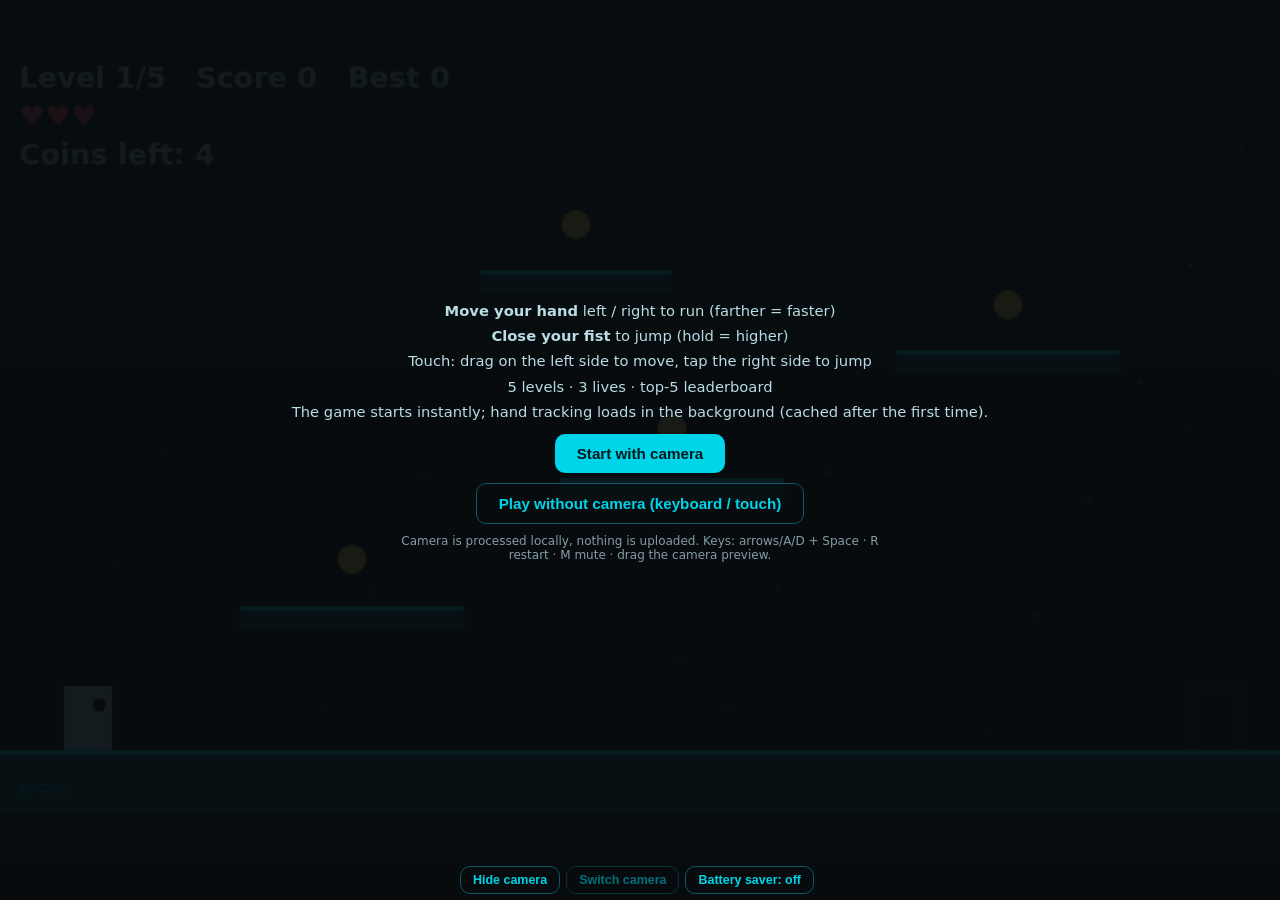
<file: play/index.html>
<!DOCTYPE html>
<html lang="en">
<head>
<meta charset="UTF-8">
<meta name="viewport" content="width=device-width, initial-scale=1">
<title>Hand Platformer</title>
<meta name="theme-color" content="#00D4E8">
<link rel="manifest" href="manifest.json">
<link rel="icon" href="icon-192.png">
<link rel="apple-touch-icon" href="icon-192.png">
<style>
  :root { --bg:#070B0E; --surface:#0D1519; --teal:#0B5965; --accent:#00D4E8; --ice:#B9DCE5; }
  * { box-sizing:border-box; }
  html, body { height:100%; }
  body { margin:0; display:flex; flex-direction:column; overflow:hidden; background:var(--bg); color:var(--ice); font-family:system-ui,-apple-system,"Segoe UI",sans-serif; }
  #wrap { position:relative; flex:1; min-height:0; }
  canvas { position:absolute; inset:0; width:100%; height:100%; object-fit:contain; background:var(--surface); display:block; touch-action:none; user-select:none; }
  #overlay { position:absolute; inset:0; display:flex; flex-direction:column; align-items:center; justify-content:flex-start; gap:10px; background:rgba(7,11,14,.92); text-align:center; padding:14px; overflow:auto; }
  button { background:var(--accent); color:#04181c; border:0; border-radius:10px; padding:11px 22px; font-size:.95rem; font-weight:700; cursor:pointer; }
  button.alt { background:transparent; color:var(--accent); border:1px solid var(--teal); }
  button:disabled { opacity:.5; }
  #overlay > :first-child { margin-top:auto; } #overlay > :last-child { margin-bottom:auto; }
  #msg { font-size:.92rem; line-height:1.7; }
  @media (max-height:340px), (max-width:480px) {   /* compact start screen for small frames (phones, embedded) */
    #overlay { gap:6px; padding:8px; } #msg { font-size:.74rem; line-height:1.4; } .more, .hint { display:none; }
    #overlay button { padding:8px 16px; font-size:.82rem; }
  }
  .hint { font-size:.75rem; opacity:.7; margin:0; max-width:520px; }
  #bar { display:flex; gap:6px; flex-wrap:wrap; justify-content:center; align-items:center; padding:6px; }
  #bar button { padding:6px 12px; font-size:.78rem; }
  #status { font-size:.8rem; color:#ff9aa8; }
  #prog { position:absolute; left:50%; bottom:10px; transform:translateX(-50%); width:min(340px,86%); display:none; background:rgba(13,21,25,.92); border:1px solid var(--teal); border-radius:8px; padding:6px 8px; font-size:.8rem; text-align:center; }
  #prog i { display:block; height:5px; width:0; background:var(--accent); border-radius:3px; margin-bottom:4px; transition:width .2s; }
  #nameBox { position:absolute; left:50%; bottom:4%; transform:translateX(-50%); display:none; gap:8px; }
  html.embed #bInst { display:none !important; }
  html.embed #bar { padding:4px; }
  #nameBox input { background:var(--surface); color:var(--ice); border:1px solid var(--accent); border-radius:8px; padding:8px 12px; font-size:1rem; width:160px; }
</style>
</head>
<body>
<div id="wrap">
  <canvas id="game" width="800" height="480"></canvas>
  <div id="nameBox"><input id="nameIn" maxlength="12" placeholder="Your name"><button id="nameBtn">Save score</button></div>
  <div id="prog"><i></i><span></span></div>
  <div id="overlay">
    <div id="msg">
      <b>Move your hand</b> left / right to run (farther = faster)<br>
      <b>Close your fist</b> to jump (hold = higher)<br>
      Touch: drag on the left side to move, tap the right side to jump<br>
      <span class="more">5 levels · 3 lives · top-5 leaderboard<br>
      The game starts instantly; hand tracking loads in the background (cached after the first time).</span>
    </div>
    <button id="start">Start with camera</button>
    <button id="kbd" class="alt">Play without camera (keyboard / touch)</button>
    <p class="hint">Camera is processed locally, nothing is uploaded. Keys: arrows/A/D + Space · R restart · M mute · drag the camera preview.</p>
  </div>
</div>
<div id="bar">
  <button id="bPv" class="alt">Hide camera</button>
  <button id="bCam" class="alt" disabled>Switch camera</button>
  <button id="bSave" class="alt">Battery saver: off</button>
  <button id="bInst" class="alt" style="display:none">Install app</button>
  <span id="status"></span>
</div>
<video id="cam" playsinline muted style="display:none"></video>

<script type="module">
const VISION = "https://cdn.jsdelivr.net/npm/@mediapipe/tasks-vision@0.10.14";
// Default model. To use a lighter/self-hosted .task file: add ?model=URL to the page address.
const MODEL = new URLSearchParams(location.search).get("model") || "https://storage.googleapis.com/mediapipe-models/hand_landmarker/hand_landmarker/float16/1/hand_landmarker.task";

// ---------- portfolio bridge (only active when embedded in the portfolio page) ----------
const EMBED = new URLSearchParams(location.search).has("embed") && parent !== window;
if (EMBED) document.documentElement.classList.add("embed");
const post = (type, data = {}) => { if (EMBED) try { parent.postMessage({ src:"hcp", type, ...data }, location.origin); } catch (e) {} };

const W = 800, H = 480, GRAV = 0.8, JUMP_V = -15, SPEED = 6, PW = 30, PH = 40, PVW = 160, PVH = 120;
const L = JSON.parse('[[[[0,440,800,40],[150,350,140,15],[350,270,140,15],[560,190,140,15],[300,140,120,15]],[[220,320],[420,240],[630,160],[360,110]],[],[],[740,400]],[[[0,440,800,40],[100,360,120,15],[300,300,120,15],[520,360,120,15],[640,250,130,15],[380,190,120,15]],[[160,330],[360,270],[580,330],[700,220],[440,160]],[[500,416,420,700,1.5]],[],[740,400]],[[[0,440,330,40],[470,440,330,40],[360,350,80,15],[120,330,120,15],[560,320,120,15],[300,230,130,15],[620,200,130,15]],[[180,300],[400,320],[600,290],[360,200],[680,170]],[[60,416,30,300,1.8],[500,416,480,770,1.8]],[[250,440,60]],[745,400]],[[[0,440,200,40],[600,440,200,40],[240,370,100,15],[400,310,100,15],[540,370,60,15],[100,280,120,15],[300,190,120,15],[560,200,140,15]],[[120,250],[290,340],[450,280],[360,160],[620,170]],[[110,256,100,200,1.2],[570,176,560,670,1.6]],[[130,440,50]],[745,400]],[[[0,440,150,40],[650,440,150,40],[200,380,90,15],[340,320,90,15],[480,260,90,15],[620,200,90,15],[330,150,110,15],[60,240,100,15]],[[240,350],[380,290],[520,230],[660,170],[380,120],[100,210]],[[340,296,340,430,1.4],[330,126,330,420,2]],[[90,440,50],[680,440,60]],[745,400]]]').map(([p, c, e, s, d]) => ({ p, c, e, s, d }));   // [platforms, coins, enemies, spikes, door]
const STARS = Array.from({ length:45 }, (_, i) => { const a = (i * 9301 + 49297) % 233280 / 233280, b = (i * 7919 + 13) % 1009 / 1009; return [a * W, b * H, 1 + a % 1 * 1.2]; });
const $ = id => document.getElementById(id), clamp = (v, a, b) => Math.min(Math.max(v, a), b);
const cv = $("game"), ctx = cv.getContext("2d"), video = $("cam"), overlay = $("overlay"), msg = $("msg"), status = $("status");
const btnCam = $("start"), btnKbd = $("kbd"), bPv = $("bPv"), bCam = $("bCam"), nameBox = $("nameBox"), nameIn = $("nameIn"), prog = $("prog"), bSave = $("bSave"), bInst = $("bInst");

let S, lvl = 0, score = 0, lives = 3, st = "play", best = 0, started = false, naming = false;
let landmarker = null, hand = null, handX = 0.5, fist = false, prevFist = false, jumpEdge = false;
let facing = "user", stream = null, showPv = true, pv = { x:W - PVW - 10, y:10 }, drag = null;
let touchSeen = matchMedia("(pointer:coarse)").matches, lostSince = 0;
const keys = {}, tc = { joy:null, jump:null }, parts = [];
let saver = false, lastDet = 0, lowFps = 0, warn = false, deferredPrompt = null;
const lbGet = () => { try { return JSON.parse(localStorage.getItem("hcp_lb")) || []; } catch (e) { return []; } };
let lb = lbGet();
try { best = +localStorage.getItem("hcp_best") || 0; } catch (e) {}

// ---------- sound ----------
let ac = null, muted = false;
function beep(f, d, t = "sine") {
  if (!ac || muted) return;
  const o = ac.createOscillator(), g = ac.createGain();
  o.type = t; o.frequency.value = f;
  g.gain.setValueAtTime(.07, ac.currentTime); g.gain.exponentialRampToValueAtTime(.001, ac.currentTime + d);
  o.connect(g); g.connect(ac.destination); o.start(); o.stop(ac.currentTime + d);
}

// ---------- game state ----------
function load(n) {
  lvl = n; const d = L[n]; post("level", { level:n + 1, of:L.length, score });
  S = { x:40, y:400, vx:0, vy:0, ground:false, coyote:0, buf:0, face:1, inv:0, t:0,
        coins:d.c.map(a => [...a]), en:d.e.map(a => ({ x:a[0], y:a[1], a:a[2], b:a[3], v:a[4], dir:1, alive:true })) };
}
function reset() { score = 0; lives = 3; st = "play"; naming = false; nameBox.style.display = "none"; load(0); }
function saveBest() { if (score > best) { best = score; try { localStorage.setItem("hcp_best", best); } catch (e) {} post("best", { score:best }); } }
function burst(x, y, col, n = 12) { for (let i = 0; i < n; i++) parts.push({ x, y, vx:(Math.random()-.5)*7, vy:(Math.random()-.9)*7, life:30 + Math.random()*10, col }); }
function hurt(force) {
  if (S.inv > 0 && !force) return;
  lives--; S.inv = 90; beep(120, .3, "sawtooth");
  if (force) { S.x = 40; S.y = 400; S.vx = 0; S.vy = 0; } else { S.vy = -9; }
  if (lives <= 0) { st = "over"; saveBest(); post("over", { score, best }); }
}
function saveScore() {
  lb.push({ n:(nameIn.value.trim() || "Player").slice(0, 12), s:score });
  lb.sort((a, b) => b.s - a.s); lb = lb.slice(0, 10);
  try { localStorage.setItem("hcp_lb", JSON.stringify(lb)); } catch (e) {}
  naming = false; nameBox.style.display = "none"; post("saved", { score });
}
$("nameBtn").onclick = saveScore;
nameIn.addEventListener("keydown", e => { if (e.key === "Enter") saveScore(); });

// ---------- input ----------
const dist = (a, b) => Math.hypot(a.x - b.x, a.y - b.y);
const isFist = lm => [[8,6],[12,10],[16,14],[20,18]].filter(([t, p]) => dist(lm[t], lm[0]) > dist(lm[p], lm[0]) * 1.05).length <= 1;
function readHand() {
  if (!landmarker || video.readyState < 2) return;
  const res = landmarker.detectForVideo(video, performance.now());
  hand = res.landmarks[0] || null;
  if (!hand) { fist = false; prevFist = false; return; }
  handX = handX * 0.6 + (facing === "user" ? 1 - hand[9].x : hand[9].x) * 0.4;
  fist = isFist(hand);
  if (fist && !prevFist) jumpEdge = true;
  prevFist = fist;
}
function moveInput() {
  const k = (keys.right ? 1 : 0) - (keys.left ? 1 : 0);
  if (k) return k;
  if (tc.joy) { const v = clamp((tc.joy.x - tc.joy.ox) / 50, -1, 1); return Math.abs(v) < .15 ? 0 : v; }
  if (!hand) return 0;
  const off = handX - 0.5, a = Math.abs(off);
  return a < 0.08 ? 0 : Math.sign(off) * Math.min(1, (a - 0.08) / 0.22);
}

// ---------- update ----------
function update() {
  const d = L[lvl], dx = moveInput(), jumpHeld = fist || keys.jump || !!tc.jump;
  S.t++; if (S.inv > 0) S.inv--;
  S.vx += (dx * SPEED - S.vx) * 0.35;
  S.x = clamp(S.x + S.vx, 0, W - PW);
  if (Math.abs(S.vx) > 0.5) S.face = Math.sign(S.vx);

  if (jumpEdge) { S.buf = 8; jumpEdge = false; } else if (S.buf > 0) S.buf--;
  S.coyote = S.ground ? 6 : Math.max(0, S.coyote - 1);
  if (S.buf > 0 && S.coyote > 0) { S.vy = JUMP_V; S.buf = 0; S.coyote = 0; beep(520, .1, "square"); }
  if (!jumpHeld && S.vy < -4) S.vy *= 0.85;

  const pb = S.y + PH;
  S.vy += GRAV; S.y += S.vy; S.ground = false;
  for (const [px, py, pw] of d.p)
    if (S.x + PW > px && S.x < px + pw && S.vy >= 0 && pb <= py && S.y + PH >= py) { S.y = py - PH; S.vy = 0; S.ground = true; }
  if (S.y > H + 60) { hurt(true); return; }

  for (const e of S.en) {
    if (!e.alive) continue;
    e.x += e.v * e.dir; if (e.x < e.a || e.x > e.b) e.dir *= -1;
    if (S.x + PW > e.x && S.x < e.x + 28 && S.y + PH > e.y && S.y < e.y + 24) {
      if (S.vy > 0 && pb <= e.y + 10) { e.alive = false; S.vy = -9; score += 50; beep(300, .12, "sawtooth"); burst(e.x + 14, e.y + 12, "#ff6b6b"); }
      else hurt(false);
    }
  }
  for (const [sx, sy, sw] of d.s)
    if (S.x + PW > sx && S.x < sx + sw && S.y + PH > sy - 14 && S.y < sy) hurt(false);

  const before = S.coins.length;
  S.coins = S.coins.filter(([cx, cy]) => {
    const hit = Math.abs(cx - (S.x + PW / 2)) < 25 && Math.abs(cy - (S.y + PH / 2)) < 30;
    if (hit) { burst(cx, cy, "#FFD166", 20); burst(cx, cy, "#fff", 6); }
    return !hit;
  });
  if (S.coins.length < before) { score += 10 * (before - S.coins.length); beep(880, .08); }

  if (!S.coins.length && S.x + PW > d.d[0] && S.x < d.d[0] + 36 && S.y + PH > d.d[1]) {
    score += Math.max(0, 200 - Math.floor(S.t / 60) * 3); beep(660, .25, "triangle");
    if (lvl + 1 < L.length) load(lvl + 1);
    else { st = "win"; saveBest(); post("win", { score, best }); naming = true; nameBox.style.display = "flex"; nameIn.focus(); }
  }
}

// ---------- drawing ----------
function panel(title, sub, showLb) {
  ctx.fillStyle = "rgba(7,11,14,.85)"; ctx.fillRect(0, 70, W, 330);
  ctx.fillStyle = "#00D4E8"; ctx.font = "bold 40px system-ui"; ctx.fillText(title, W / 2, 120);
  ctx.fillStyle = "#B9DCE5"; ctx.font = "18px system-ui"; ctx.fillText(sub, W / 2, 152);
  if (!showLb) return;
  ctx.fillStyle = "#00D4E8"; ctx.font = "bold 18px system-ui"; ctx.fillText("TOP 5", W / 2, 192);
  ctx.fillStyle = "#B9DCE5"; ctx.font = "20px system-ui";
  if (!lb.length) ctx.fillText("No scores yet. Win a run to get listed!", W / 2, 240);
  lb.slice(0, 5).forEach((r, i) => ctx.fillText((i + 1) + ".  " + r.n + "   " + r.s, W / 2, 226 + i * 30));
}
function draw(mode, fps) {
  const d = L[lvl], t = performance.now() / 1000;
  const bg = ctx.createLinearGradient(0, 0, 0, H); bg.addColorStop(0, "#0A1A20"); bg.addColorStop(1, "#070B0E");
  ctx.fillStyle = bg; ctx.fillRect(0, 0, W, H); ctx.fillStyle = "#B9DCE5";
  for (const [x, y, r] of STARS) { ctx.globalAlpha = .25 + .25 * Math.sin(t * 2 + x); ctx.fillRect(x, y, r, r); }
  ctx.globalAlpha = 1;

  for (const [x, y, w, h] of d.p) { ctx.fillStyle = "#0B5965"; ctx.fillRect(x, y, w, h); ctx.fillStyle = "#00D4E8"; ctx.fillRect(x, y, w, 3); }
  ctx.fillStyle = "#ff4d6d";
  for (const [sx, sy, sw] of d.s) for (let x = sx; x < sx + sw; x += 10) { ctx.beginPath(); ctx.moveTo(x, sy); ctx.lineTo(x + 5, sy - 14); ctx.lineTo(x + 10, sy); ctx.fill(); }
  ctx.fillStyle = S.coins.length ? "#1b2a30" : "#00D4E8"; ctx.fillRect(d.d[0], d.d[1], 36, 40);
  ctx.fillStyle = "#070B0E"; ctx.fillRect(d.d[0] + 6, d.d[1] + 6, 24, 34);
  ctx.fillStyle = "#FFD166";
  for (const [x, y] of S.coins) { ctx.beginPath(); ctx.arc(x, y + Math.sin(t * 4 + x) * 2, 9, 0, 7); ctx.fill(); }
  for (const e of S.en) if (e.alive) {
    ctx.fillStyle = "#ff6b6b"; ctx.fillRect(e.x, e.y, 28, 24);
    ctx.fillStyle = "#fff"; ctx.fillRect(e.x + 5, e.y + 6, 6, 6); ctx.fillRect(e.x + 17, e.y + 6, 6, 6);
  }
  if (S.inv % 10 < 5) {
    ctx.fillStyle = "#B9DCE5"; ctx.fillRect(S.x, S.y, PW, PH);
    ctx.fillStyle = "#070B0E"; ctx.beginPath(); ctx.arc(S.x + (S.face > 0 ? 22 : 8), S.y + 12, 4, 0, 7); ctx.fill();
  }
  for (const p of parts) { ctx.globalAlpha = Math.max(0, p.life / 30); ctx.fillStyle = p.col; ctx.fillRect(p.x, p.y, 4, 4); p.x += p.vx; p.y += p.vy; p.vy += .3; p.life--; }
  ctx.globalAlpha = 1; for (let i = parts.length - 1; i >= 0; i--) if (parts[i].life <= 0) parts.splice(i, 1);

  ctx.fillStyle = "#B9DCE5"; ctx.font = "bold 18px system-ui"; ctx.textAlign = "left";
  ctx.fillText("Level " + (lvl + 1) + "/" + L.length + "   Score " + score + "   Best " + best, 12, 26);
  ctx.fillStyle = "#ff4d6d"; ctx.fillText("♥".repeat(Math.max(lives, 0)), 12, 50);
  ctx.fillStyle = "#B9DCE5"; ctx.fillText("Coins left: " + S.coins.length, 12, 74);
  ctx.fillStyle = "#00D4E8"; ctx.font = "bold 14px system-ui";
  const mv = moveInput();
  ctx.fillText(landmarker ? (!hand ? "no hand" : fist ? "FIST: JUMP" : mv < 0 ? "<< LEFT" : mv > 0 ? "RIGHT >>" : "STOP") : "", 12, 96);
  ctx.globalAlpha = .6; ctx.font = "12px system-ui"; ctx.fillText(fps + " FPS", 12, H - 10); if (warn) { ctx.fillStyle = "#FFD166"; ctx.fillText("Low FPS: close other tabs or turn on Battery saver", 62, H - 10); } ctx.globalAlpha = 1;

  if (landmarker && showPv) {                                    // draggable camera preview
    const mir = facing === "user", { x:cx, y:cy } = pv;
    ctx.globalAlpha = .85;
    if (video.readyState >= 2) { ctx.save(); ctx.translate(mir ? cx + PVW : cx, cy); ctx.scale(mir ? -1 : 1, 1); ctx.drawImage(video, 0, 0, PVW, PVH); ctx.restore(); }
    ctx.strokeStyle = "rgba(0,212,232,.7)"; ctx.lineWidth = 1;
    for (const f of [0.42, 0.58]) { ctx.beginPath(); ctx.moveTo(cx + PVW * f, cy); ctx.lineTo(cx + PVW * f, cy + PVH); ctx.stroke(); }
    if (hand) { ctx.fillStyle = "#00D4E8"; for (const p of hand) { ctx.beginPath(); ctx.arc(cx + (mir ? 1 - p.x : p.x) * PVW, cy + p.y * PVH, 2.2, 0, 7); ctx.fill(); } }
    ctx.globalAlpha = 1; ctx.strokeStyle = drag ? "#00D4E8" : "#0B5965"; ctx.strokeRect(cx, cy, PVW, PVH);
  }
  if (touchSeen) {                                               // touch controls
    ctx.globalAlpha = .4; ctx.strokeStyle = "#00D4E8"; ctx.fillStyle = "#00D4E8"; ctx.lineWidth = 2;
    const j = tc.joy, bx = j ? j.ox : 90, by = j ? j.oy : 390;
    ctx.beginPath(); ctx.arc(bx, by, 50, 0, 7); ctx.stroke();
    ctx.beginPath(); ctx.arc(j ? bx + clamp(j.x - bx, -50, 50) : bx, j ? by + clamp(j.y - by, -50, 50) : by, 22, 0, 7); ctx.fill();
    ctx.beginPath(); ctx.arc(710, 390, 45, 0, 7); tc.jump ? ctx.fill() : ctx.stroke();
    ctx.fillStyle = "#B9DCE5"; ctx.font = "bold 16px system-ui"; ctx.textAlign = "center"; ctx.fillText("JUMP", 710, 396); ctx.globalAlpha = 1;
  }
  ctx.textAlign = "center";
  if (st === "over") panel("GAME OVER", "Score " + score + " · tap / R / fist to retry", true);
  else if (st === "win") panel("YOU WIN!", "Score " + score + (naming ? " · enter your name below" : " · tap / R / fist to play again"), true);
  else if (mode === 2) panel("Paused to save battery", "Show your hand, tap, or press a key to resume", false);
  else if (mode === 1) panel("Show your hand", "Game paused until the camera sees it", false);
  ctx.textAlign = "start";
}

// ---------- loop ----------
let last = 0, acc = 0, frame = 0, fpsN = 0, fpsT = 0, fps = 0;
function loop(t) {
  if (document.hidden) { last = t; requestAnimationFrame(loop); return; }          // paused while the tab is hidden
  frame++;
  if (hand || !landmarker || keys.left || keys.right || keys.jump || tc.joy || tc.jump) lostSince = t;
  const lostMs = t - lostSince, mode = st !== "play" ? 0 : lostMs > 3000 ? 2 : lostMs > 700 ? 1 : 0;
  if (mode === 2 && frame % 15) { last = t; requestAnimationFrame(loop); return; }
  acc += Math.min(t - last, 100); last = t;
  fpsN++; if (t - fpsT >= 1000) { fps = fpsN; fpsN = 0; fpsT = t; lowFps = fps < 30 ? lowFps + 1 : 0; warn = lowFps >= 3; }
  if (!saver || t - lastDet >= 33) { readHand(); lastDet = t; }                    // battery saver: detect at ~30 fps
  if (st !== "play" && jumpEdge) { if (!naming) reset(); jumpEdge = false; }
  while (acc >= 1000 / 60) { if (st === "play" && !mode) update(); acc -= 1000 / 60; }
  draw(mode, fps);
  requestAnimationFrame(loop);
}

// ---------- camera ----------
function camMsg(e) {
  if (e.name === "NotAllowedError") return "Camera permission was blocked. Allow camera access for this site in the browser settings, then try again.";
  if (e.name === "NotFoundError" || e.name === "NotReadableError")
    return "Camera not available. Close other apps using it and check the laptop's camera shutter/privacy key (on some HP models: Fn+F12), then try again.";
  return "Couldn't start the camera: " + e.message;
}
async function openCam() {
  if (stream) stream.getTracks().forEach(t => t.stop());
  let err;
  for (const v of [{ width:{ exact:640 }, height:{ exact:480 } }, { width:{ exact:320 }, height:{ exact:240 } }, {}]) {   // fallback chain
    try {
      stream = await navigator.mediaDevices.getUserMedia({ video:{ ...v, facingMode:facing } });
      video.srcObject = stream; await video.play(); return;
    } catch (e) { err = e; if (e.name === "NotAllowedError") break; }
  }
  throw err;
}
const idb = () => new Promise((res, rej) => { const r = indexedDB.open("hcp", 1); r.onupgradeneeded = () => r.result.createObjectStore("m"); r.onsuccess = () => res(r.result); r.onerror = () => rej(r.error); });
const idbGet = async k => { try { const d = await idb(); return await new Promise(res => { const q = d.transaction("m").objectStore("m").get(k); q.onsuccess = () => res(q.result); q.onerror = () => res(); }); } catch (e) {} };
const idbPut = async (k, v) => { try { (await idb()).transaction("m", "readwrite").objectStore("m").put(v, k); } catch (e) {} };
async function getModel(url, onP) {                                  // IndexedDB cache: 2nd visit loads instantly
  const hit = await idbGet(url); if (hit) return hit;
  const r = await fetch(url); if (!r.ok) throw new Error("model download failed (" + r.status + ")");
  const total = +r.headers.get("content-length") || 0, rd = r.body.getReader(), chunks = []; let got = 0;
  for (;;) { const { done, value } = await rd.read(); if (done) break; chunks.push(value); got += value.length; onP(total ? got / total : 0, (got / 1048576).toFixed(1)); }
  const buf = new Uint8Array(got); let o = 0; for (const c of chunks) { buf.set(c, o); o += c.length; }
  idbPut(url, buf); return buf;
}
function setProg(p, txt) { if (p < 0) { prog.style.display = "none"; return; } prog.style.display = "block"; prog.firstElementChild.style.width = Math.round(p * 100) + "%"; prog.lastElementChild.textContent = txt; }
async function loadHands() {                                         // lazy: only after the user taps Start
  let phase = "cam"; bCam.disabled = true; status.textContent = "";
  try {
    setProg(0, "Starting camera…"); await openCam(); phase = "model";
    setProg(0, "Loading engine…");
    const { HandLandmarker, FilesetResolver } = await import(VISION + "/vision_bundle.mjs");
    const files = await FilesetResolver.forVisionTasks(VISION + "/wasm");
    const buf = await getModel(MODEL, (p, mb) => setProg(p, "Loading hand model " + (p ? Math.round(p * 100) + "%" : mb + " MB")));
    setProg(1, "Starting hand tracking…");
    landmarker = await HandLandmarker.createFromOptions(files, { baseOptions:{ modelAssetBuffer:buf }, runningMode:"VIDEO", numHands:1 });
    bCam.textContent = "Switch camera"; setProg(-1);
  } catch (e) {
    setProg(-1); bCam.textContent = "Retry camera";
    status.textContent = (phase === "cam" ? camMsg(e) : "Couldn't load hand tracking: " + e.message) + " You can keep playing with keyboard or touch.";
  }
  bCam.disabled = false;
}
async function begin(useCam) {
  btnCam.disabled = btnKbd.disabled = true;
  try { ac = new (window.AudioContext || window.webkitAudioContext)(); } catch (e) {}
  overlay.style.display = "none"; started = true; reset(); post("started", { camera:useCam });           // playable right away while the model loads
  requestAnimationFrame(t => { last = t; lostSince = t; loop(t); });
  if (useCam) loadHands();
}
btnCam.onclick = () => begin(true);
btnKbd.onclick = () => begin(false);
bPv.onclick = () => { showPv = !showPv; bPv.textContent = showPv ? "Hide camera" : "Show camera"; };
bCam.onclick = async () => {
  if (!landmarker) { loadHands(); return; }
  const prev = facing; facing = facing === "user" ? "environment" : "user"; status.textContent = "";
  try { await openCam(); hand = null; } catch (e) { facing = prev; status.textContent = camMsg(e); try { await openCam(); } catch (_) {} }
};

// ---------- keyboard / touch ----------
const setKey = (e, v) => {
  const k = e.key.toLowerCase();
  if (k === "arrowleft" || k === "a") keys.left = v;
  else if (k === "arrowright" || k === "d") keys.right = v;
  else if (k === " " || k === "arrowup" || k === "w") { if (v && !keys.jump) jumpEdge = true; keys.jump = v; e.preventDefault(); }
};
addEventListener("keydown", e => {
  if (e.key === "Escape") post("escape");
  if (e.target.tagName === "INPUT") return;
  setKey(e, true); const k = e.key.toLowerCase();
  if (started && k === "r") reset(); if (k === "m") muted = !muted; lostSince = performance.now();
});
addEventListener("keyup", e => { if (e.target.tagName !== "INPUT") setKey(e, false); });

const pos = e => { const r = cv.getBoundingClientRect(), k = Math.min(r.width / W, r.height / H);   // object-fit: contain letterbox
  return [(e.clientX - r.left - (r.width - W * k) / 2) / k, (e.clientY - r.top - (r.height - H * k) / 2) / k]; };
cv.addEventListener("pointerdown", e => {
  const [x, y] = pos(e); lostSince = performance.now();
  if (e.pointerType === "touch") touchSeen = true;
  if (started && st !== "play" && !naming) { reset(); return; }
  if (landmarker && showPv && x >= pv.x && x <= pv.x + PVW && y >= pv.y && y <= pv.y + PVH) {
    drag = { id:e.pointerId, dx:x - pv.x, dy:y - pv.y }; cv.setPointerCapture(e.pointerId); return;
  }
  if (e.pointerType === "mouse") return;
  if (x < W * .3 && !tc.joy) { tc.joy = { id:e.pointerId, ox:x, oy:y, x, y }; cv.setPointerCapture(e.pointerId); }
  else if (x > W * .7 && !tc.jump) { tc.jump = { id:e.pointerId }; jumpEdge = true; cv.setPointerCapture(e.pointerId); }
});
cv.addEventListener("pointermove", e => {
  const [x, y] = pos(e);
  if (drag && drag.id === e.pointerId) { pv.x = clamp(x - drag.dx, 0, W - PVW); pv.y = clamp(y - drag.dy, 0, H - PVH); }
  else if (tc.joy && tc.joy.id === e.pointerId) { tc.joy.x = x; tc.joy.y = y; }
});
const up = e => {
  if (drag && drag.id === e.pointerId) drag = null;
  if (tc.joy && tc.joy.id === e.pointerId) tc.joy = null;
  if (tc.jump && tc.jump.id === e.pointerId) tc.jump = null;
};
cv.addEventListener("pointerup", up); cv.addEventListener("pointercancel", up);

bSave.onclick = () => { saver = !saver; bSave.textContent = "Battery saver: " + (saver ? "on" : "off"); };
navigator.getBattery?.().then(b => { const f = () => { if (!b.charging && b.level <= .2 && !saver) bSave.onclick(); }; f(); b.onlevelchange = b.onchargingchange = f; }).catch(() => {});
addEventListener("pagehide", () => { if (stream) stream.getTracks().forEach(t => t.stop()); });
document.addEventListener("visibilitychange", () => {
  if (ac) document.hidden ? ac.suspend() : ac.resume();
  if (!document.hidden) { acc = 0; last = lostSince = performance.now(); }
});
addEventListener("beforeinstallprompt", e => { e.preventDefault(); deferredPrompt = e; bInst.style.display = ""; });
bInst.onclick = async () => { if (!deferredPrompt) return; deferredPrompt.prompt(); await deferredPrompt.userChoice; deferredPrompt = null; bInst.style.display = "none"; };
addEventListener("appinstalled", () => { bInst.style.display = "none"; });
if ("serviceWorker" in navigator && (location.protocol === "https:" || location.hostname === "localhost")) navigator.serviceWorker.register("service-worker.js").catch(() => {});

reset(); draw(0, 0); post("ready");
</script>
</body>
</html>
</file>
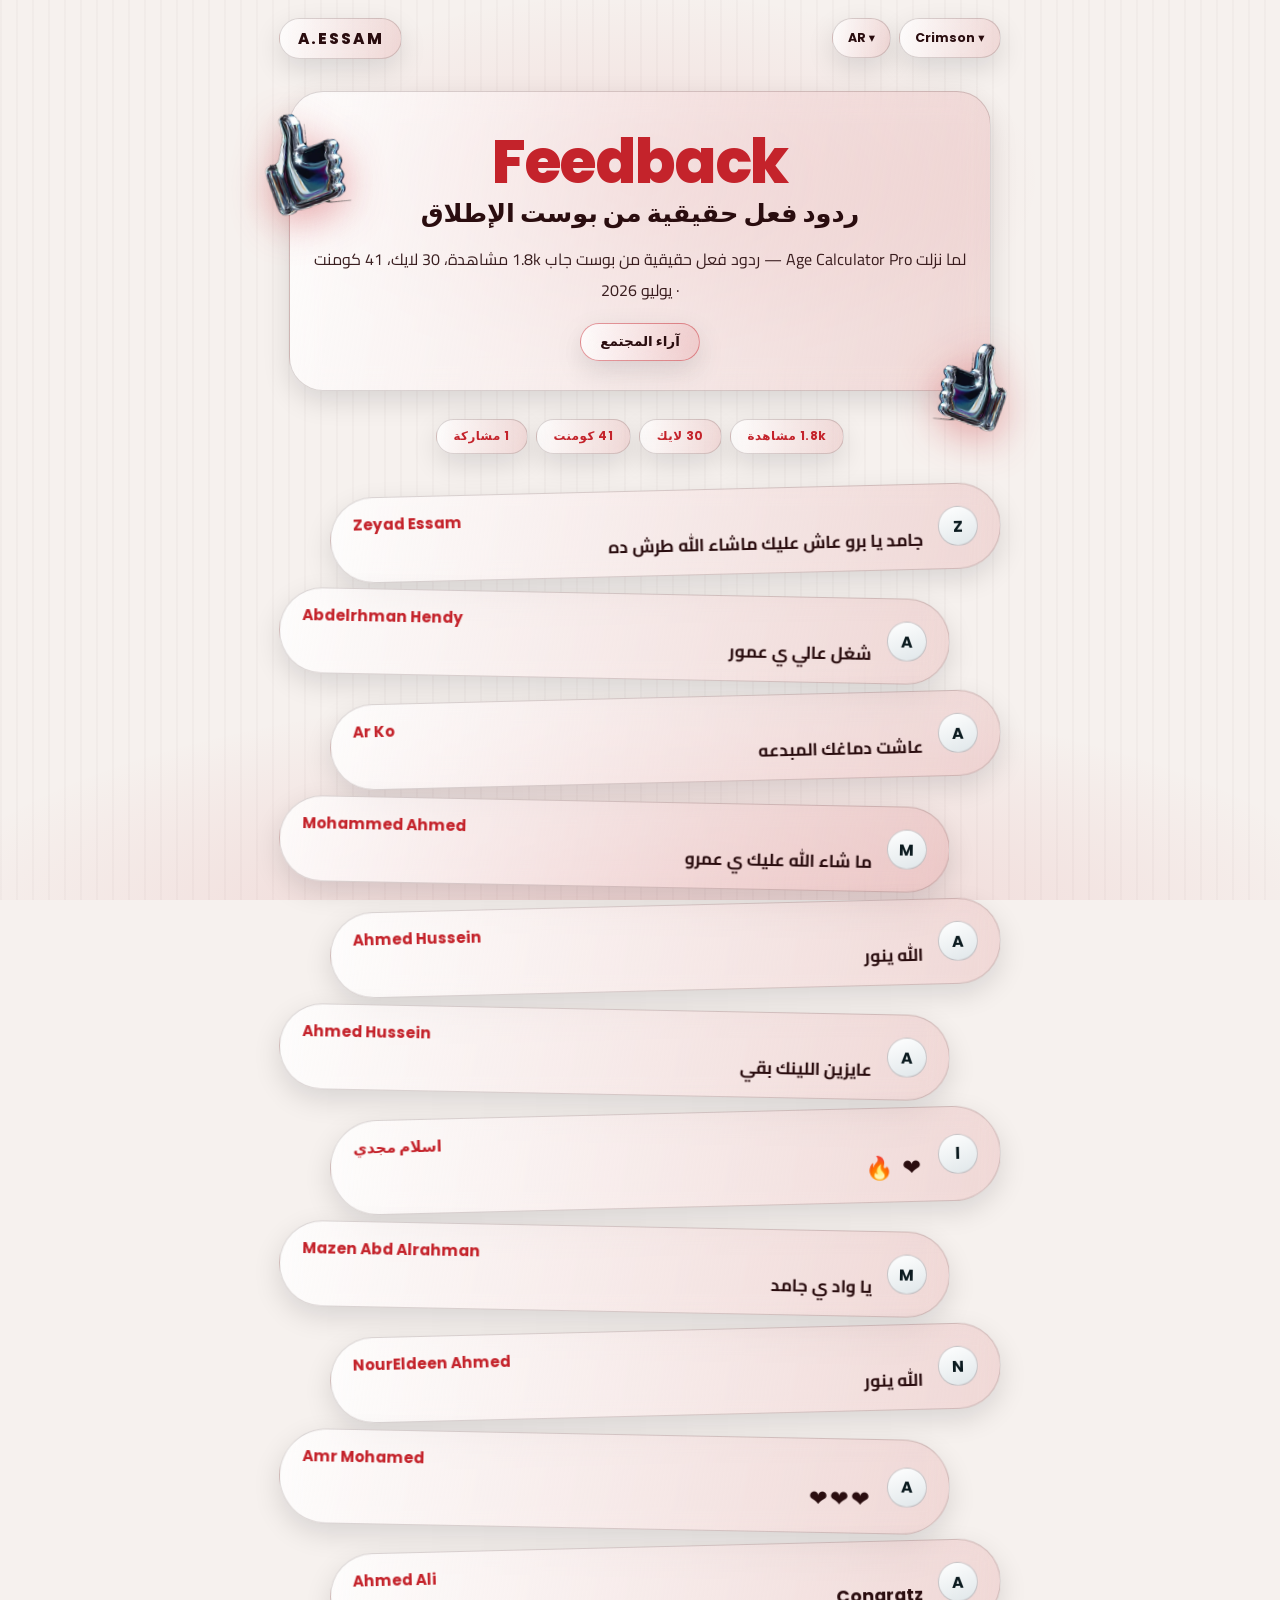
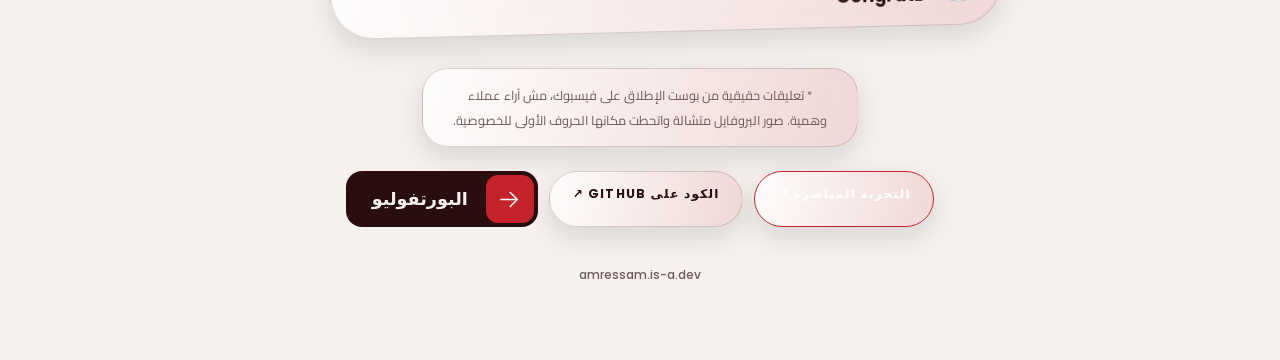
<file: feedback.html>
<!DOCTYPE html>
<html lang="ar" dir="rtl" data-theme="crimson">
<head>
<meta charset="utf-8">
<meta name="viewport" content="width=device-width, initial-scale=1, viewport-fit=cover">
<title>Launch Feedback — Age Calculator Pro | A.ESSAM</title>
<meta name="description" content="Real reactions from the Age Calculator Pro launch post.">
<link rel="canonical" href="https://amressam.is-a.dev/feedback.html">
<link rel="icon" href="assets/favicon/favicon.ico" sizes="any">
<link rel="preconnect" href="https://fonts.googleapis.com">
<link rel="preconnect" href="https://fonts.gstatic.com" crossorigin>
<link href="https://fonts.googleapis.com/css2?family=Poppins:wght@500;600;700;800&family=Cairo:wght@500;700&display=swap" rel="stylesheet">
<script>
(function(){var d=document.documentElement;d.classList.add('js');
try{var t=localStorage.getItem('theme');if(/^(crimson|azure)$/.test(t))d.dataset.theme=t;
var l=localStorage.getItem('lang');if(/^(en|ar|it|es|de|fr|ru|ko|ja|zh)$/.test(l)){d.lang=l;d.dir=l==='ar'?'rtl':'ltr'}}catch(e){}})();
</script>
<style>
:root{--bg:#f6f1ee;--fg:#2a0d0f;--fg-rgb:42,13,15;--dim:#6e5a5a;--accent:#c4232b;--accent-rgb:196,35,43;--on-accent:#fff;--glow:.16;
--en:"Poppins",system-ui,sans-serif;--ar:"Cairo","Poppins",system-ui,sans-serif;color-scheme:light;box-sizing:border-box;
padding-top:env(safe-area-inset-top,0px);padding-bottom:env(safe-area-inset-bottom,0px)}
[data-theme=azure]{--bg:#0b1627;--fg:#f2f7ff;--fg-rgb:242,247,255;--dim:#9db3cf;--accent:#2e9bff;--accent-rgb:46,155,255;--on-accent:#041428;--glow:.34;color-scheme:dark}
*{box-sizing:border-box}html{scroll-padding-top:env(safe-area-inset-top,0px)}
body{margin:0;min-height:100vh;color:var(--fg);font-family:var(--ar);background-color:var(--bg);background-attachment:fixed;
background-image:radial-gradient(80% 38% at 50% 104%,rgba(var(--accent-rgb),var(--glow)),transparent 72%),radial-gradient(45% 30% at calc(var(--mx,50)*1%) calc(var(--my,20)*1%),rgba(var(--accent-rgb),.10),transparent 70%),repeating-linear-gradient(90deg,rgba(var(--fg-rgb),.025) 0 2px,transparent 2px 16px)}
a{color:inherit}figure,blockquote{margin:0}
.page{max-width:760px;margin:0 auto;padding:1.1rem 1.2rem 4rem}
/* one glass style for everything */
.glass{border:1px solid rgba(var(--fg-rgb),.16);background:linear-gradient(100deg,rgba(var(--fg-rgb),.07),rgba(var(--accent-rgb),.13));-webkit-backdrop-filter:blur(14px);backdrop-filter:blur(14px);box-shadow:0 12px 34px rgba(0,0,0,.3);border-radius:999px}
html:not([data-theme=azure]) .glass{box-shadow:0 10px 28px rgba(7,11,14,.12);background:linear-gradient(100deg,rgba(255,255,255,.8),rgba(var(--accent-rgb),.12))}
.top{display:flex;justify-content:space-between;align-items:center;gap:.6rem;direction:ltr;margin-bottom:2rem;position:relative;z-index:5}
.brand{padding:.5rem 1.1rem;font:800 .95rem var(--en);letter-spacing:.14em;text-decoration:none}
.tools{display:flex;gap:.5rem}
.wrap{position:relative}
.tb{display:inline-flex;align-items:center;gap:.4rem;height:40px;padding:0 .95rem;font:700 .78rem var(--en);color:var(--fg);cursor:pointer}
.menu{position:absolute;top:calc(100% + .5rem);right:0;min-width:150px;padding:.4rem;border-radius:20px;display:grid;gap:.15rem;background:rgba(var(--fg-rgb),.07)}
.menu[hidden]{display:none}
.menu{background:var(--bg);border:1px solid rgba(var(--fg-rgb),.16)}
.menu button{font:600 .8rem var(--en);color:var(--fg);background:none;border:0;border-radius:14px;padding:.55rem .8rem;text-align:left;cursor:pointer;direction:ltr}
.menu button:hover,.menu button[aria-checked=true]{background:rgba(var(--accent-rgb),.18);color:var(--accent)}
.hero{position:relative;text-align:center;padding:2.2rem 1.4rem 1.8rem;border-radius:34px;margin:0 .6rem 1.2rem}
.hero h1{margin:0;font:800 clamp(1.1rem,4vw,1.6rem)/1.3 var(--en)}
.hero h1 span{display:block;font-size:clamp(2.4rem,9vw,3.8rem);color:var(--accent);letter-spacing:-.02em;line-height:1.15}
.sub{margin:.9rem 0 0;line-height:1.9;font-size:1rem;opacity:.92}
.chip{display:inline-flex;margin-top:1.1rem;padding:.5rem 1.2rem;font:600 .85rem var(--en);border-color:rgba(var(--accent-rgb),.45)}
.thumb{position:absolute;height:auto;filter:drop-shadow(0 10px 20px rgba(var(--accent-rgb),.4));pointer-events:none}
.thumb.a{width:84px;left:-26px;top:20px;transform:rotate(-6deg);inset-inline-start:auto}
.thumb.b{width:72px;right:-18px;bottom:-40px;transform:scaleX(-1) rotate(-6deg)}
.metrics{display:flex;flex-wrap:wrap;justify-content:center;gap:.5rem;margin:1.8rem 0 2.2rem;padding:0;list-style:none}
.metrics li{font:700 .74rem var(--en);letter-spacing:.04em;color:var(--accent);padding:.5rem 1.05rem}
.list{display:grid;gap:1.1rem}
.pill{display:flex;align-items:center;gap:.9rem;padding:.95rem 1.4rem;transition:transform .3s,border-color .3s,box-shadow .3s}
.pill:nth-child(odd){transform:rotate(-1.4deg);margin-inline-end:7%}
.pill:nth-child(even){transform:rotate(1.1deg);margin-inline-start:7%}
.pill:hover{transform:rotate(0) translateY(-3px);border-color:rgba(var(--accent-rgb),.6)}
.pill.feat{background:linear-gradient(100deg,rgba(var(--fg-rgb),.08),rgba(var(--accent-rgb),.26))}
.av{flex:none;width:40px;height:40px;border-radius:50%;display:grid;place-items:center;font:700 1rem var(--en);color:#0b1a1f;background:linear-gradient(160deg,#fff,#dfe6e9);border:1px solid rgba(var(--fg-rgb),.2)}
.who{min-width:0;flex:1}
.name{display:block;font:700 .95rem var(--en);color:var(--accent);direction:ltr;text-align:start}
.txt{margin:.1rem 0 0;font:700 1.08rem/1.7 var(--ar);overflow-wrap:anywhere}
.txt.en{font-family:var(--en);direction:ltr;text-align:right}
.txt.emo{font-size:1.4rem;letter-spacing:.1em}
.js .pill{opacity:0;translate:0 26px;transition:opacity .6s,translate .6s,transform .3s,border-color .3s}
.js .pill.in{opacity:1;translate:0 0}
.note{margin:2.2rem auto 0;max-width:34em;padding:.9rem 1.5rem;text-align:center;font-size:.8rem;line-height:1.9;color:var(--dim);border-radius:26px}
.cta{display:flex;flex-wrap:wrap;justify-content:center;gap:.7rem;margin-top:1.5rem}
.btn{padding:.8rem 1.4rem;font:700 .76rem var(--en);letter-spacing:.1em;text-decoration:none;transition:transform .2s}
.btn:hover{transform:translateY(-2px)}
.btn.main{background:var(--accent);color:var(--on-accent);border-color:var(--accent)}
.go-back{position:relative;display:inline-block;width:12rem;max-width:100%;height:3.5rem;padding:0;border:0;border-radius:1rem;background:var(--fg);color:var(--bg);font:700 1.1rem/3.5rem var(--sans,var(--en,system-ui),system-ui,sans-serif);text-align:center;text-decoration:none;cursor:pointer;touch-action:manipulation}.go-back .gb-ico{position:absolute;inset-inline-start:4px;top:4px;z-index:2;display:flex;align-items:center;justify-content:center;width:25%;height:calc(100% - 8px);border-radius:.75rem;background:var(--accent);color:var(--on-accent,#050a0c);transition:width .5s}.go-back svg{width:25px;height:25px;fill:currentColor}[dir=rtl] .go-back svg{transform:scaleX(-1)}.go-back .gb-txt{display:block;padding-inline-start:calc(25% + 4px);padding-inline-end:.5rem;white-space:nowrap}.go-back:hover .gb-ico,.go-back:focus-visible .gb-ico{width:calc(100% - 8px)}.go-back:focus-visible{outline:2px solid var(--accent);outline-offset:3px}@media (prefers-reduced-motion:reduce){.go-back .gb-ico{transition:none}}
.foot{margin-top:2.4rem;text-align:center;font:500 .75rem var(--en);color:var(--dim)}
@media(max-width:560px){.pill{padding:.8rem 1rem;gap:.7rem}.pill:nth-child(odd){margin-inline-end:3%}.pill:nth-child(even){margin-inline-start:3%}.thumb.a{width:60px;left:-10px;top:12px}.thumb.b{width:52px;right:-8px}.hero{margin-inline:.2rem}}
@media(prefers-reduced-motion:reduce){.pill,.js .pill{transition:none;translate:0 0;opacity:1}.pill:hover{transform:none}}
</style>
</head>
<body>
<main class="page">
  <div class="top">
    <a class="brand glass" href="./" aria-label="A.ESSAM home">A.ESSAM</a>
    <div class="tools">
      <div class="wrap"><button class="tb glass" id="lang" aria-haspopup="true" aria-expanded="false" aria-label="Language">AR ▾</button><div class="menu" id="lang-menu" hidden></div></div>
      <div class="wrap"><button class="tb glass" id="theme" aria-haspopup="true" aria-expanded="false" aria-label="Theme">Crimson ▾</button><div class="menu" id="theme-menu" hidden></div></div>
    </div>
  </div>

  <header class="hero glass">
    <img class="thumb a" src="assets/images/projects/thumb-chrome.webp" alt="" width="84" height="103" decoding="async">
    <img class="thumb b" src="assets/images/projects/thumb-chrome.webp" alt="" width="72" height="88" decoding="async">
    <h1><span>Feedback</span><i style="font-style:normal" data-t="h"></i></h1>
    <p class="sub" data-t="sub"></p>
    <span class="chip glass" data-t="chip"></span>
  </header>

  <ul class="metrics">
    <li class="glass">1.8k <span data-t="v"></span></li><li class="glass">30 <span data-t="l"></span></li><li class="glass">41 <span data-t="c"></span></li><li class="glass">1 <span data-t="s"></span></li>
  </ul>

  <section class="list" id="list"></section>

  <p class="note glass" data-t="note"></p>
  <div class="cta">
    <a class="btn glass main" href="https://devvoltx.github.io/Age-Calculator-v1/" target="_blank" rel="noopener noreferrer"><span data-t="demo"></span> ↗</a>
    <a class="btn glass" href="https://github.com/DEVVOLTX/Age-Calculator-v1" target="_blank" rel="noopener noreferrer"><span data-t="repo"></span> ↗</a>
    <a class="go-back" href="./"><span class="gb-ico"><svg viewBox="0 0 1024 1024" aria-hidden="true" focusable="false"><path d="M224 480h640a32 32 0 1 1 0 64H224a32 32 0 0 1 0-64z"/><path d="m237.248 512 265.408 265.344a32 32 0 0 1-45.312 45.312l-288-288a32 32 0 0 1 0-45.312l288-288a32 32 0 1 1 45.312 45.312L237.248 512z"/></svg></span><span class="gb-txt" data-t="home"></span></a>
  </div>
  <p class="foot">amressam.is-a.dev</p>
</main>
<script>
(function(){
var T={
en:{h:"Real reactions from my launch post",sub:"When I launched Age Calculator Pro — real reactions from a post with 1.8k views, 30 likes and 41 comments · July 2026",chip:"Community Reactions",v:"Views",l:"Likes",c:"Comments",s:"Share",note:"* Real comments from the launch post on Facebook, not made-up testimonials. Profile photos are replaced with initials for privacy.",demo:"LIVE DEMO",repo:"GITHUB REPO",home:"PORTFOLIO"},
ar:{h:"ردود فعل حقيقية من بوست الإطلاق",sub:"لما نزلت Age Calculator Pro — ردود فعل حقيقية من بوست جاب 1.8k مشاهدة، 30 لايك، 41 كومنت · يوليو 2026",chip:"آراء المجتمع",v:"مشاهدة",l:"لايك",c:"كومنت",s:"مشاركة",note:"* تعليقات حقيقية من بوست الإطلاق على فيسبوك، مش آراء عملاء وهمية. صور البروفايل متشالة واتحطت مكانها الحروف الأولى للخصوصية.",demo:"التجربة المباشرة",repo:"الكود على GITHUB",home:"البورتفوليو"},
it:{h:"Reazioni reali dal post di lancio",sub:"Al lancio di Age Calculator Pro — reazioni reali da un post con 1,8k visualizzazioni, 30 like e 41 commenti · luglio 2026",chip:"Reazioni della community",v:"Visualizzazioni",l:"Like",c:"Commenti",s:"Condivisione",note:"* Commenti reali dal post di lancio su Facebook, non testimonianze inventate. Le foto profilo sono sostituite dalle iniziali per privacy.",demo:"DEMO LIVE",repo:"REPO GITHUB",home:"PORTFOLIO"},
es:{h:"Reacciones reales de mi post de lanzamiento",sub:"Al lanzar Age Calculator Pro — reacciones reales de un post con 1,8k vistas, 30 me gusta y 41 comentarios · julio de 2026",chip:"Reacciones de la comunidad",v:"Vistas",l:"Me gusta",c:"Comentarios",s:"Compartido",note:"* Comentarios reales del post de lanzamiento en Facebook, no testimonios inventados. Las fotos de perfil se sustituyen por iniciales por privacidad.",demo:"DEMO EN VIVO",repo:"REPO GITHUB",home:"PORTAFOLIO"},
de:{h:"Echte Reaktionen auf meinen Launch-Post",sub:"Zum Start von Age Calculator Pro — echte Reaktionen auf einen Post mit 1,8k Aufrufen, 30 Likes und 41 Kommentaren · Juli 2026",chip:"Community-Reaktionen",v:"Aufrufe",l:"Likes",c:"Kommentare",s:"Share",note:"* Echte Kommentare vom Launch-Post auf Facebook, keine erfundenen Referenzen. Profilfotos sind aus Datenschutzgründen durch Initialen ersetzt.",demo:"LIVE-DEMO",repo:"GITHUB-REPO",home:"PORTFOLIO"},
fr:{h:"Vraies réactions à mon post de lancement",sub:"Au lancement d’Age Calculator Pro — de vraies réactions à un post avec 1,8k vues, 30 j’aime et 41 commentaires · juillet 2026",chip:"Réactions de la communauté",v:"Vues",l:"J’aime",c:"Commentaires",s:"Partage",note:"* Vrais commentaires du post de lancement sur Facebook, pas des témoignages inventés. Les photos de profil sont remplacées par des initiales pour la confidentialité.",demo:"DÉMO EN LIGNE",repo:"DÉPÔT GITHUB",home:"PORTFOLIO"},
ru:{h:"Живые отзывы под постом о запуске",sub:"Запуск Age Calculator Pro — живые реакции под постом: 1,8 тыс. просмотров, 30 лайков и 41 комментарий · июль 2026",chip:"Реакции сообщества",v:"просмотров",l:"лайков",c:"комментариев",s:"репост",note:"* Настоящие комментарии из поста о запуске на Facebook, а не выдуманные отзывы. Фото профилей заменены инициалами ради приватности.",demo:"ЖИВАЯ ДЕМО",repo:"РЕПОЗИТОРИЙ",home:"ПОРТФОЛИО"},
ko:{h:"런칭 게시물에 달린 실제 반응",sub:"Age Calculator Pro 출시 — 조회수 1.8k, 좋아요 30, 댓글 41개를 기록한 게시물의 실제 반응 · 2026년 7월",chip:"커뮤니티 반응",v:"조회",l:"좋아요",c:"댓글",s:"공유",note:"* 페이스북 런칭 게시물의 실제 댓글이며 지어낸 후기가 아닙니다. 개인정보 보호를 위해 프로필 사진은 이니셜로 대체했습니다.",demo:"라이브 데모",repo:"GITHUB 저장소",home:"포트폴리오"},
ja:{h:"ローンチ投稿へのリアルな反応",sub:"Age Calculator Pro 公開時の投稿（1.8k 回表示、いいね 30、コメント 41）に寄せられたリアルな反応 · 2026年7月",chip:"コミュニティの反応",v:"表示",l:"いいね",c:"コメント",s:"シェア",note:"* Facebook のローンチ投稿にあった本物のコメントです。創作した感想ではありません。プライバシー保護のためプロフィール写真はイニシャルに置き換えています。",demo:"ライブデモ",repo:"GITHUB リポジトリ",home:"ポートフォリオ"},
zh:{h:"来自发布帖的真实反馈",sub:"Age Calculator Pro 发布时 — 一条获得 1.8k 浏览、30 个赞和 41 条评论的帖子带来的真实反馈 · 2026 年 7 月",chip:"社区反馈",v:"浏览",l:"点赞",c:"评论",s:"分享",note:"* 来自 Facebook 发布帖的真实评论，并非编造的评价。出于隐私考虑，头像已替换为姓名首字母。",demo:"在线演示",repo:"GITHUB 仓库",home:"作品集"}};
var THEMES={crimson:"Crimson",azure:"Azure"};
var NAMES={en:"English",ar:"العربية",it:"Italiano",es:"Español",de:"Deutsch",fr:"Français",ru:"Русский",ko:"한국어",ja:"日本語",zh:"中文"};
var d=document.documentElement,$=function(i){return document.getElementById(i)};
function save(k,v){try{localStorage.setItem(k,v)}catch(e){}}
function setLang(l){d.lang=l;d.dir=l==='ar'?'rtl':'ltr';
 [].forEach.call(document.querySelectorAll('[data-t]'),function(e){e.textContent=T[l][e.dataset.t]});
 $('lang').textContent=l.toUpperCase()+' ▾';
 [].forEach.call($('lang-menu').children,function(b){b.setAttribute('aria-checked',b.dataset.v===l)})}
function setTheme(t){d.dataset.theme=t;$('theme').textContent=THEMES[t]+' ▾';
 [].forEach.call($('theme-menu').children,function(b){b.setAttribute('aria-checked',b.dataset.v===t)})}
function menu(id,btn,map,fn,key){var m=$(id);
 Object.keys(map).forEach(function(k){var b=document.createElement('button');b.type='button';b.dataset.v=k;b.textContent=map[k];b.setAttribute('role','menuitemradio');m.appendChild(b)});
 $(btn).addEventListener('click',function(e){e.stopPropagation();var o=m.hidden;closeAll();m.hidden=!o;$(btn).setAttribute('aria-expanded',String(o))});
 m.addEventListener('click',function(e){var b=e.target.closest('button');if(!b)return;fn(b.dataset.v);save(key,b.dataset.v);closeAll()})}
function closeAll(){['lang-menu','theme-menu'].forEach(function(i){$(i).hidden=true});$('lang').setAttribute('aria-expanded','false');$('theme').setAttribute('aria-expanded','false')}
document.addEventListener('click',closeAll);document.addEventListener('keydown',function(e){if(e.key==='Escape')closeAll()});
menu('lang-menu','lang',NAMES,setLang,'lang');menu('theme-menu','theme',THEMES,setTheme,'theme');
setLang(T[d.lang]?d.lang:'ar');setTheme(THEMES[d.dataset.theme]?d.dataset.theme:'crimson');

var C=[{n:"Zeyad Essam",t:"جامد يا برو عاش عليك ماشاء الله طرش ده",f:1},{n:"Abdelrhman Hendy",t:"شغل عالي ي عمور",f:1},{n:"Ar Ko",t:"عاشت دماغك المبدعه",f:1},{n:"Mohammed Ahmed",t:"ما شاء الله عليك ي عمرو"},{n:"Ahmed Hussein",t:"الله ينور"},{n:"Ahmed Hussein",t:"عايزين اللينك بقي"},{n:"اسلام مجدي",t:"❤️ 🔥"},{n:"Mazen Abd Alrahman",t:"يا واد ي جامد"},{n:"NourEldeen Ahmed",t:"الله ينور"},{n:"Amr Mohamed",t:"❤️❤️❤️"},{n:"Ahmed Ali",t:"Congratz"}];
var list=$('list');
function mk(tag,cls,text){var e=document.createElement(tag);if(cls)e.className=cls;if(text!=null)e.textContent=text;return e}
C.forEach(function(c){
 var p=mk('figure','pill glass'+(c.f?' feat':'')),av=mk('span','av',c.n.charAt(0));av.setAttribute('aria-hidden','true');
 var w=mk('div','who'),ascii=/^[\x00-\x7F]+$/.test(c.t),emo=!/[\u0600-\u06FFA-Za-z]/.test(c.t);
 w.appendChild(mk('span','name',c.n));w.appendChild(mk('blockquote','txt'+(ascii&&!emo?' en':'')+(emo?' emo':''),c.t));
 p.appendChild(av);p.appendChild(w);list.appendChild(p)});
var pills=[].slice.call(document.querySelectorAll('.pill'));
if('IntersectionObserver' in window){var io=new IntersectionObserver(function(es){es.forEach(function(e){if(e.isIntersecting){e.target.classList.add('in');io.unobserve(e.target)}})},{threshold:.15});pills.forEach(function(p){io.observe(p)})}else pills.forEach(function(p){p.classList.add('in')});
addEventListener('pointermove',function(e){d.style.setProperty('--mx',(e.clientX/innerWidth*100).toFixed(1));d.style.setProperty('--my',(e.clientY/innerHeight*100).toFixed(1))},{passive:true});
})();
</script>
</body>
</html>
</file>
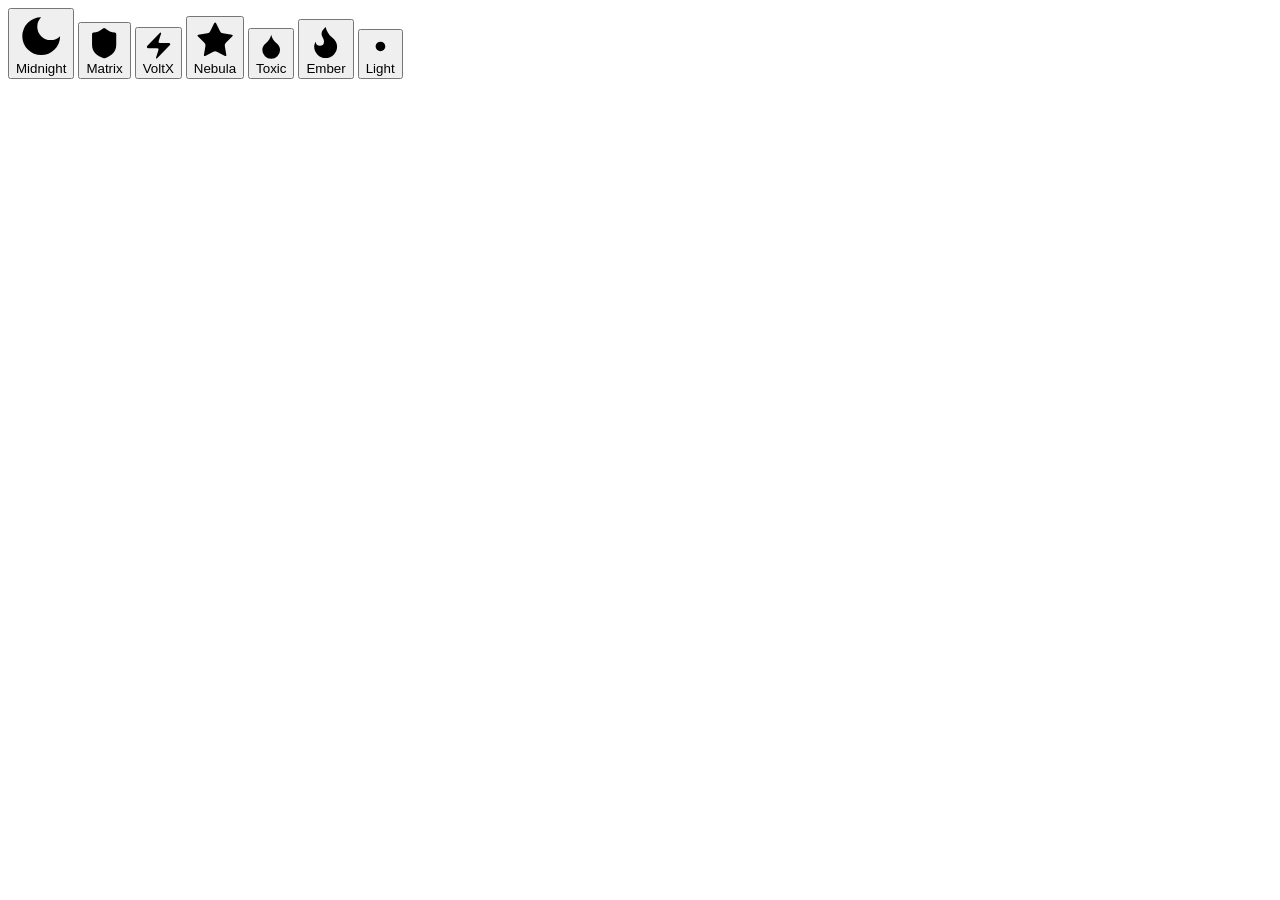
<file: theme-pills.html>
<!-- Theme-menu buttons of the archived themes.
     Paste them inside <div class="theme-pills" role="radiogroup"> in index.html (before / after the Crimson + Azure pills).
     Midnight, Matrix, VoltX, Nebula, Toxic, Ember, Light. -->
            <button class="theme-pill" type="button" role="radio" aria-checked="false" data-theme-opt="dark" aria-label="Midnight"><svg viewBox="0 0 24 24" aria-hidden="true"><path d="M12 3a6 6 0 0 0 9 9 9 9 0 1 1-9-9Z"/></svg><span>Midnight</span></button>
            <button class="theme-pill" type="button" role="radio" aria-checked="false" data-theme-opt="matrix" aria-label="Matrix"><svg viewBox="0 0 24 24" aria-hidden="true"><path d="M20 13c0 5-3.5 7.5-7.66 8.95a1 1 0 0 1-.67-.01C7.5 20.5 4 18 4 13V6a1 1 0 0 1 1-1c2 0 4.5-1.2 6.24-2.72a1.17 1.17 0 0 1 1.52 0C14.51 3.81 17 5 19 5a1 1 0 0 1 1 1z"/></svg><span>Matrix</span></button>
            <button class="theme-pill" type="button" role="radio" aria-checked="false" data-theme-opt="volt" aria-label="VoltX"><svg viewBox="0 0 24 24" aria-hidden="true"><path d="M4 14a1 1 0 0 1-.78-1.63l9.9-10.2a.5.5 0 0 1 .86.46l-1.92 6.02A1 1 0 0 0 13 10h7a1 1 0 0 1 .78 1.63l-9.9 10.2a.5.5 0 0 1-.86-.46l1.92-6.02A1 1 0 0 0 11 14z"/></svg><span>VoltX</span></button>
            <button class="theme-pill" type="button" role="radio" aria-checked="false" data-theme-opt="nebula" aria-label="Nebula"><svg viewBox="0 0 24 24" aria-hidden="true"><path d="M11.525 2.295a.53.53 0 0 1 .95 0l2.31 4.679a2.123 2.123 0 0 0 1.595 1.16l5.166.756a.53.53 0 0 1 .294.904l-3.736 3.638a2.123 2.123 0 0 0-.611 1.878l.882 5.14a.53.53 0 0 1-.771.56l-4.618-2.428a2.122 2.122 0 0 0-1.973 0L6.396 21.01a.53.53 0 0 1-.77-.56l.881-5.139a2.122 2.122 0 0 0-.611-1.879L2.16 9.795a.53.53 0 0 1 .294-.906l5.165-.755a2.122 2.122 0 0 0 1.597-1.16z"/></svg><span>Nebula</span></button>
            <button class="theme-pill" type="button" role="radio" aria-checked="false" data-theme-opt="toxic" aria-label="Toxic"><svg viewBox="0 0 24 24" aria-hidden="true"><path d="M12 22a7 7 0 0 0 7-7c0-2-1-3.9-3-5.5s-3.5-4-4-6.5c-.5 2.5-2 4.9-4 6.5C6 11.1 5 13 5 15a7 7 0 0 0 7 7z"/></svg><span>Toxic</span></button>
            <button class="theme-pill" type="button" role="radio" aria-checked="false" data-theme-opt="ember" aria-label="Ember"><svg viewBox="0 0 24 24" aria-hidden="true"><path d="M8.5 14.5A2.5 2.5 0 0 0 11 12c0-1.38-.5-2-1-3-1.072-2.143-.224-4.054 2-6 .5 2.5 2 4.9 4 6.5 2 1.6 3 3.5 3 5.5a7 7 0 1 1-14 0c0-1.153.433-2.294 1-3a2.5 2.5 0 0 0 2.5 2.5z"/></svg><span>Ember</span></button>
            <button class="theme-pill" type="button" role="radio" aria-checked="false" data-theme-opt="light" aria-label="Light"><svg viewBox="0 0 24 24" aria-hidden="true"><circle cx="12" cy="12" r="4"/><path d="M12 2v2M12 20v2M4.93 4.93l1.41 1.41M17.66 17.66l1.41 1.41M2 12h2M20 12h2M6.34 17.66l-1.41 1.41M19.07 4.93l-1.41 1.41"/></svg><span>Light</span></button>

<!-- Nebula pixel bats: put this right after <body> in index.html -->
<div class="bat-sky" aria-hidden="true"><i class="bat b1"></i><i class="bat b2"></i><i class="bat b3"></i></div>
</file>
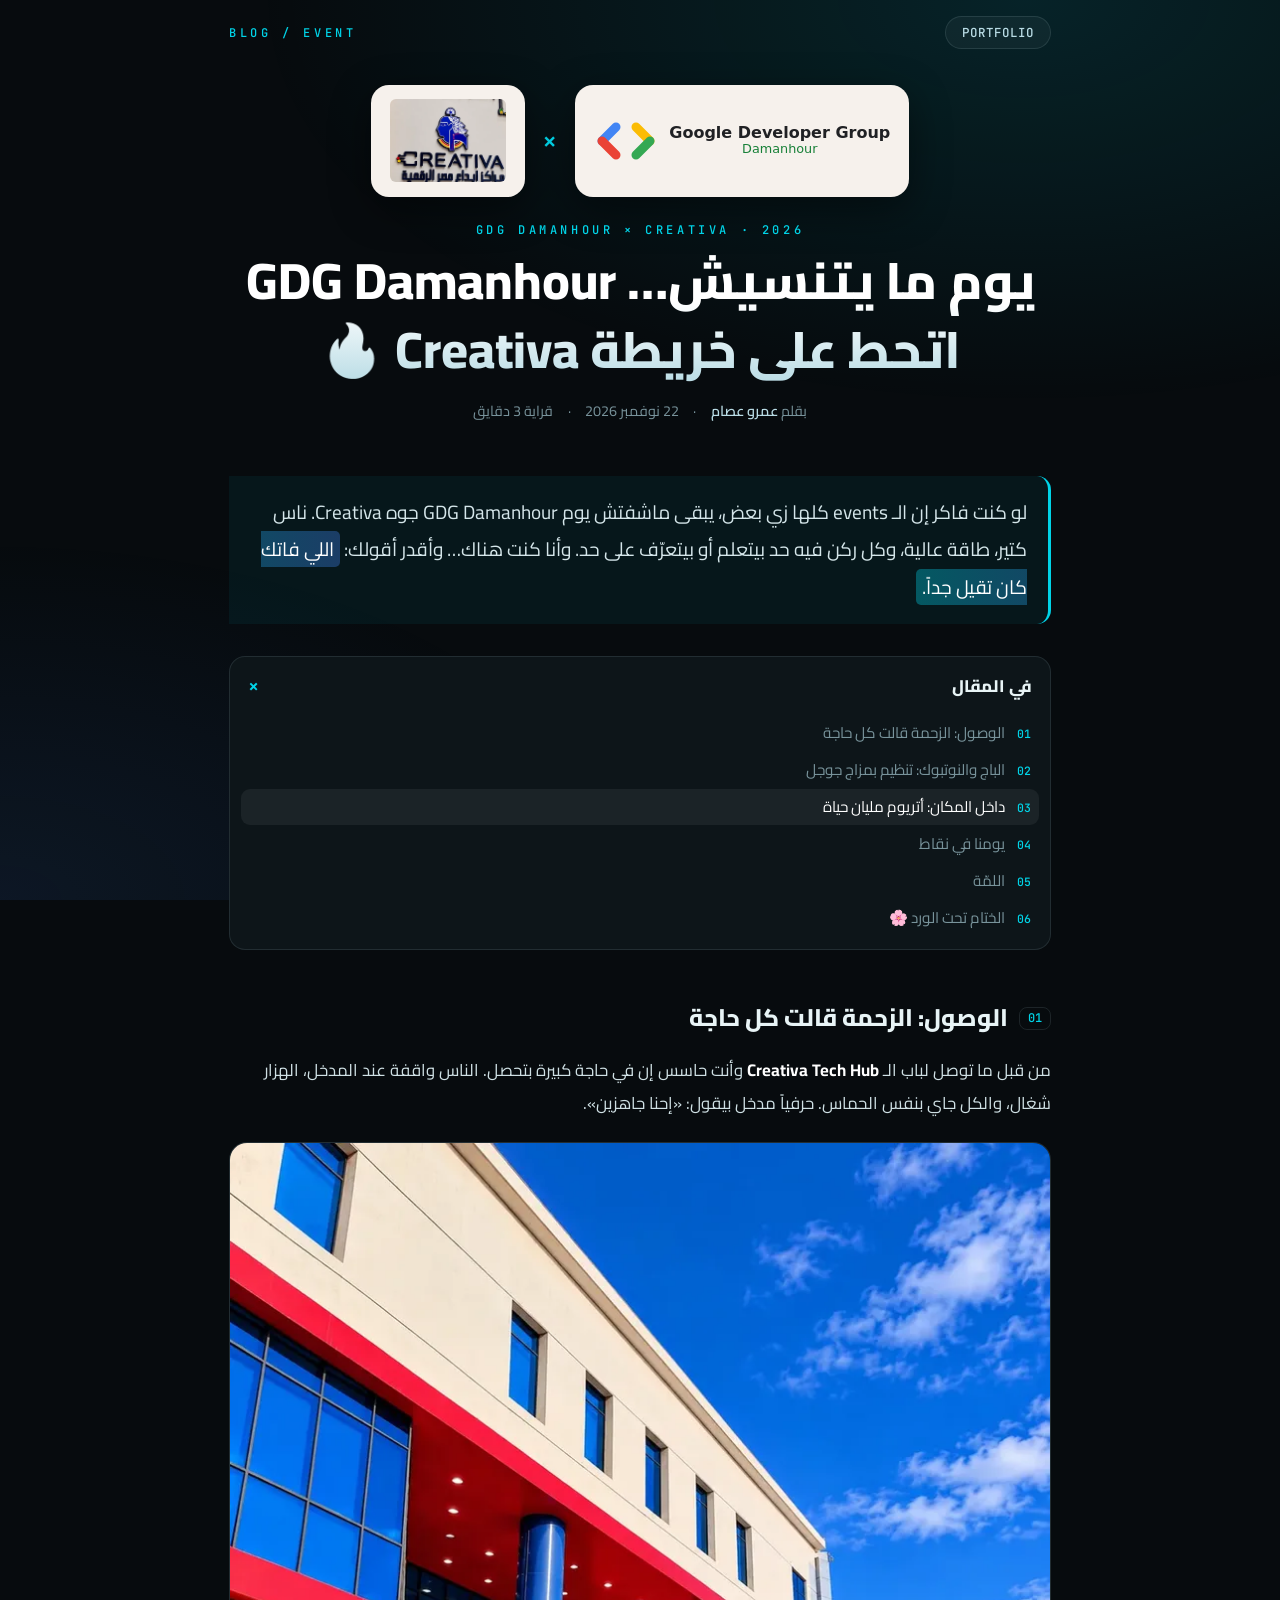
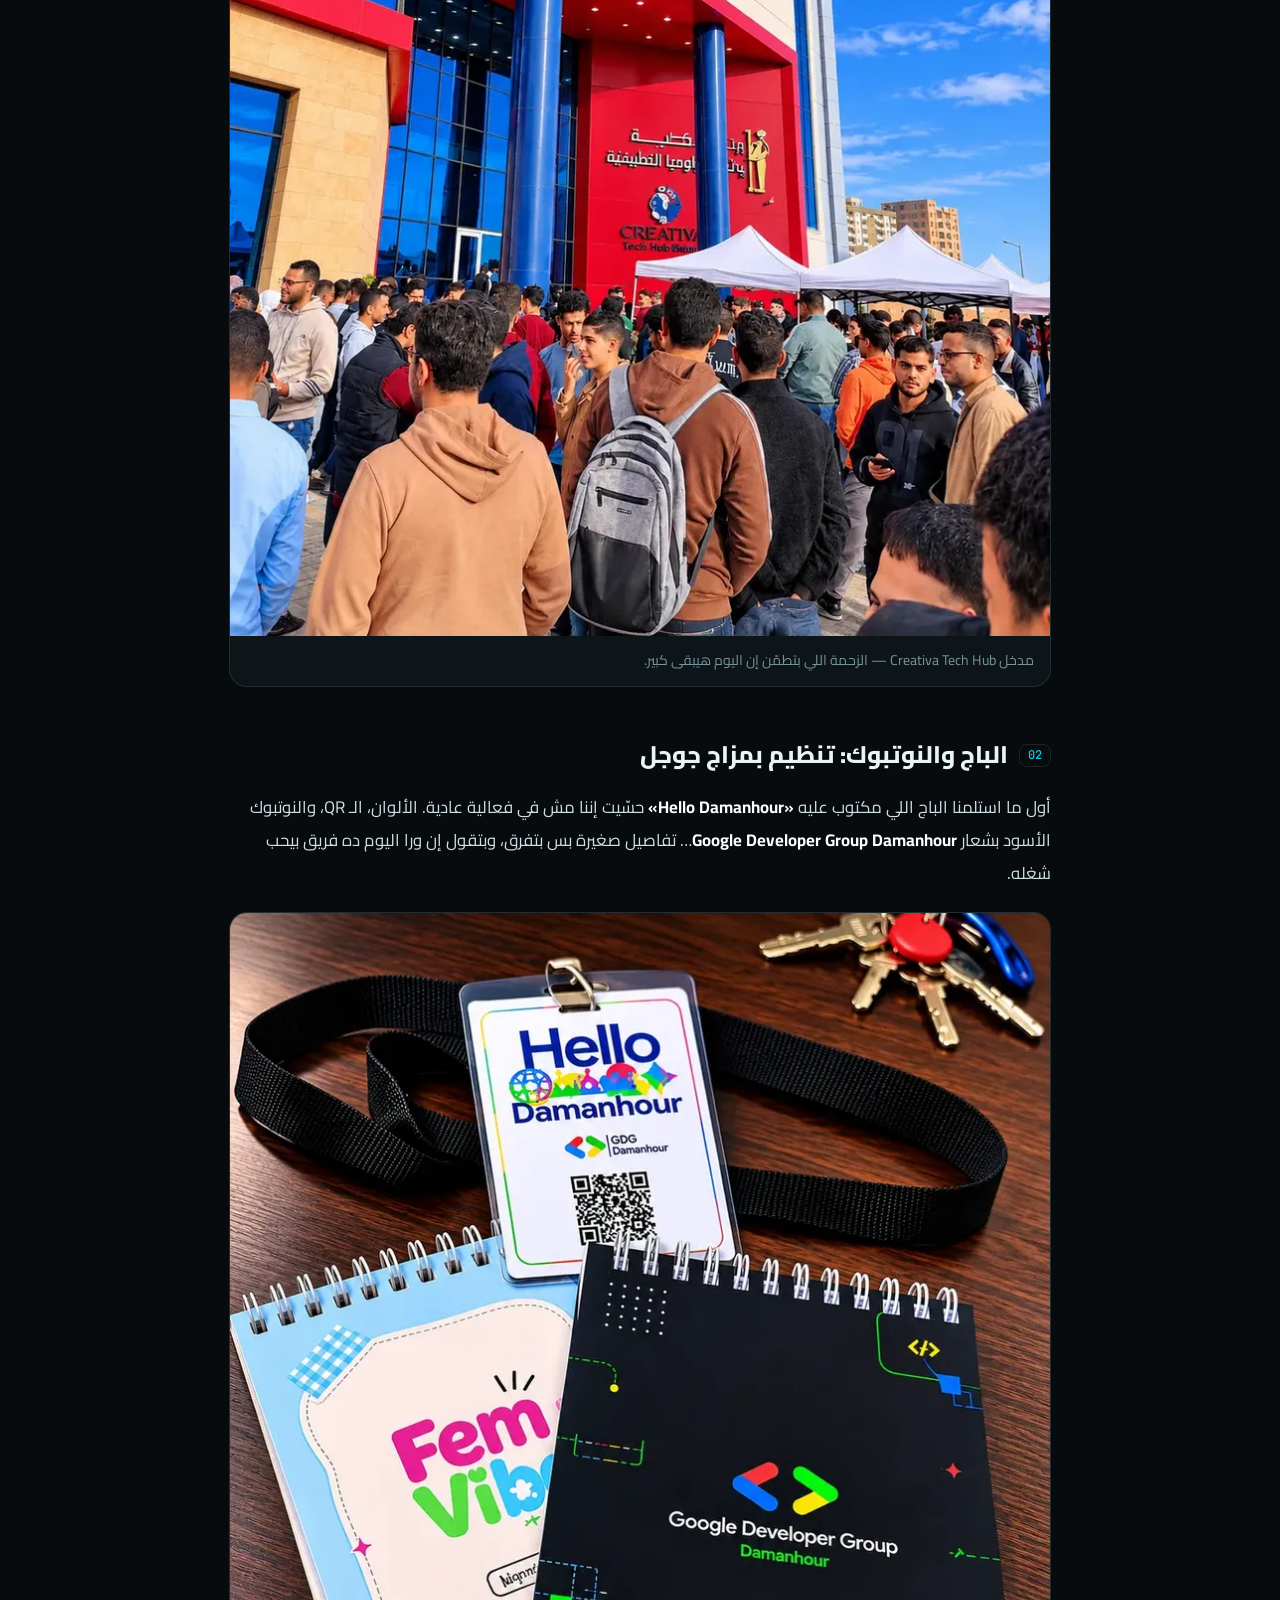
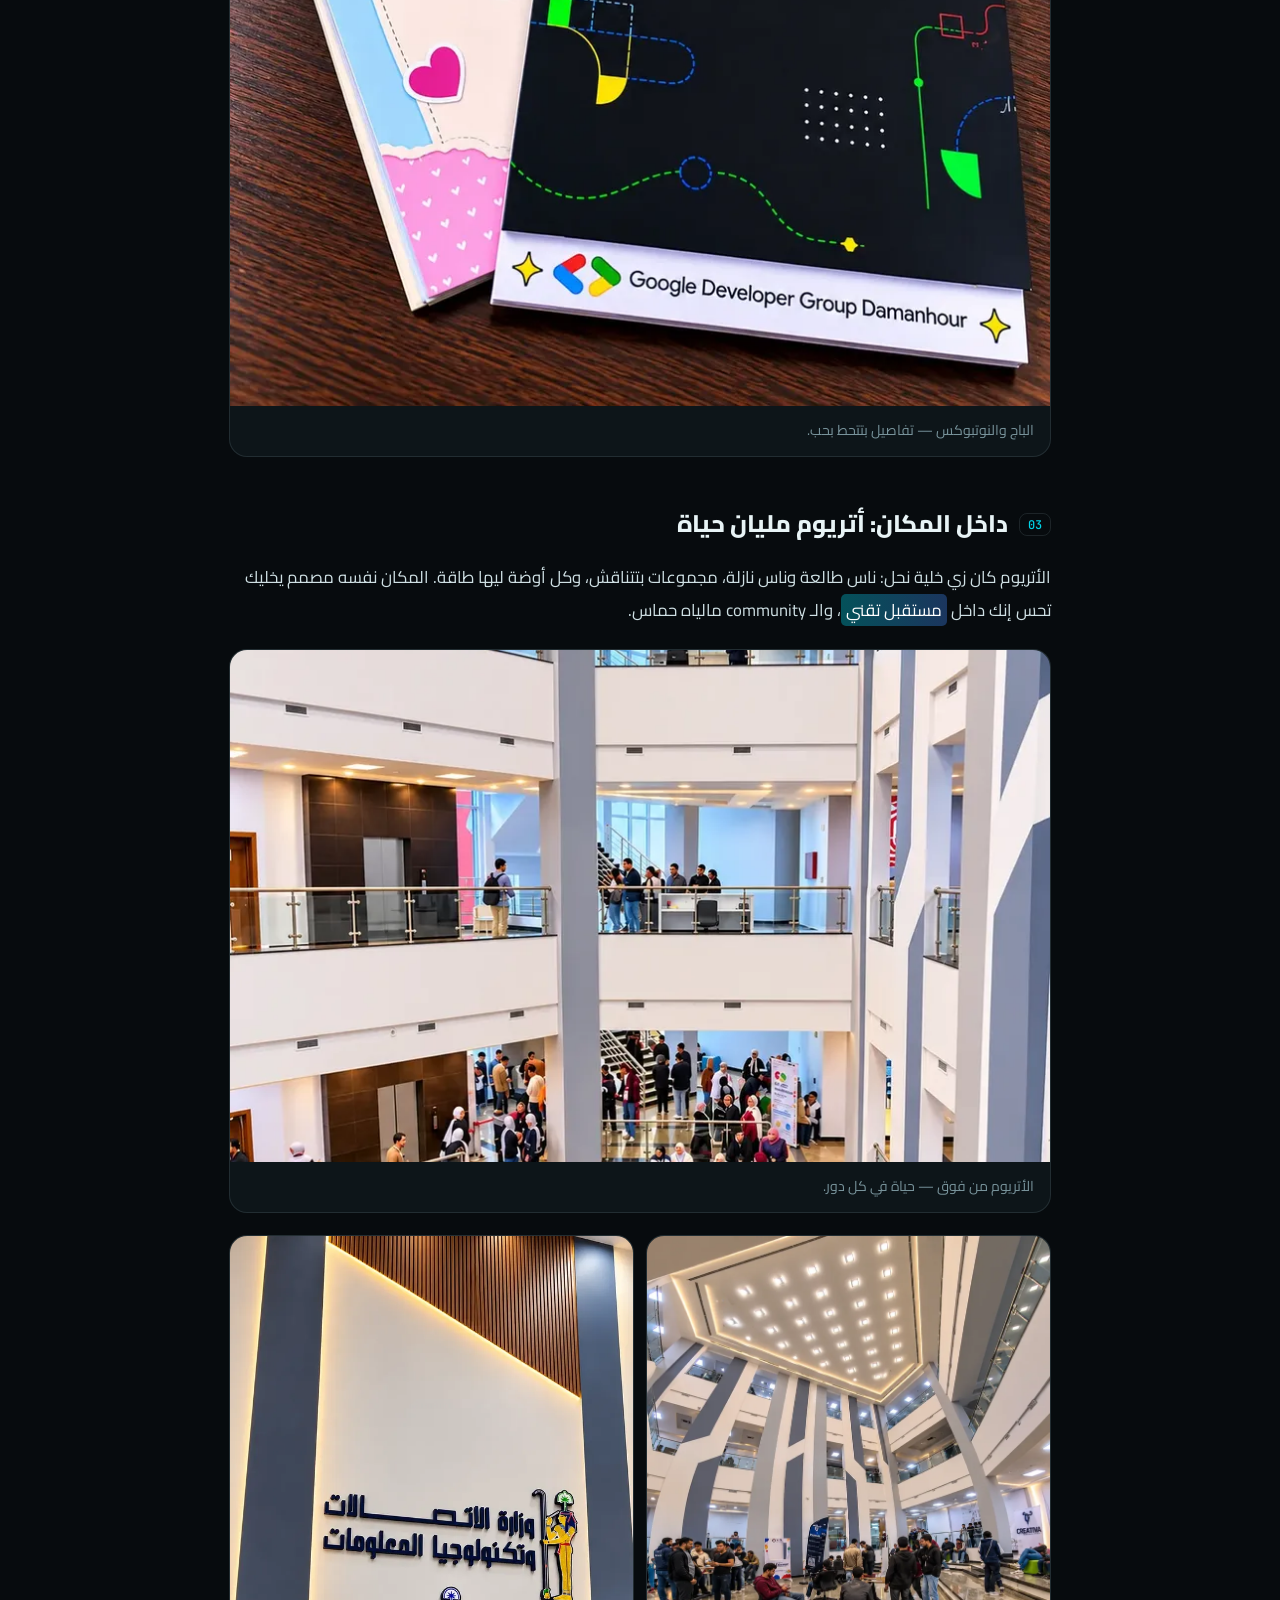
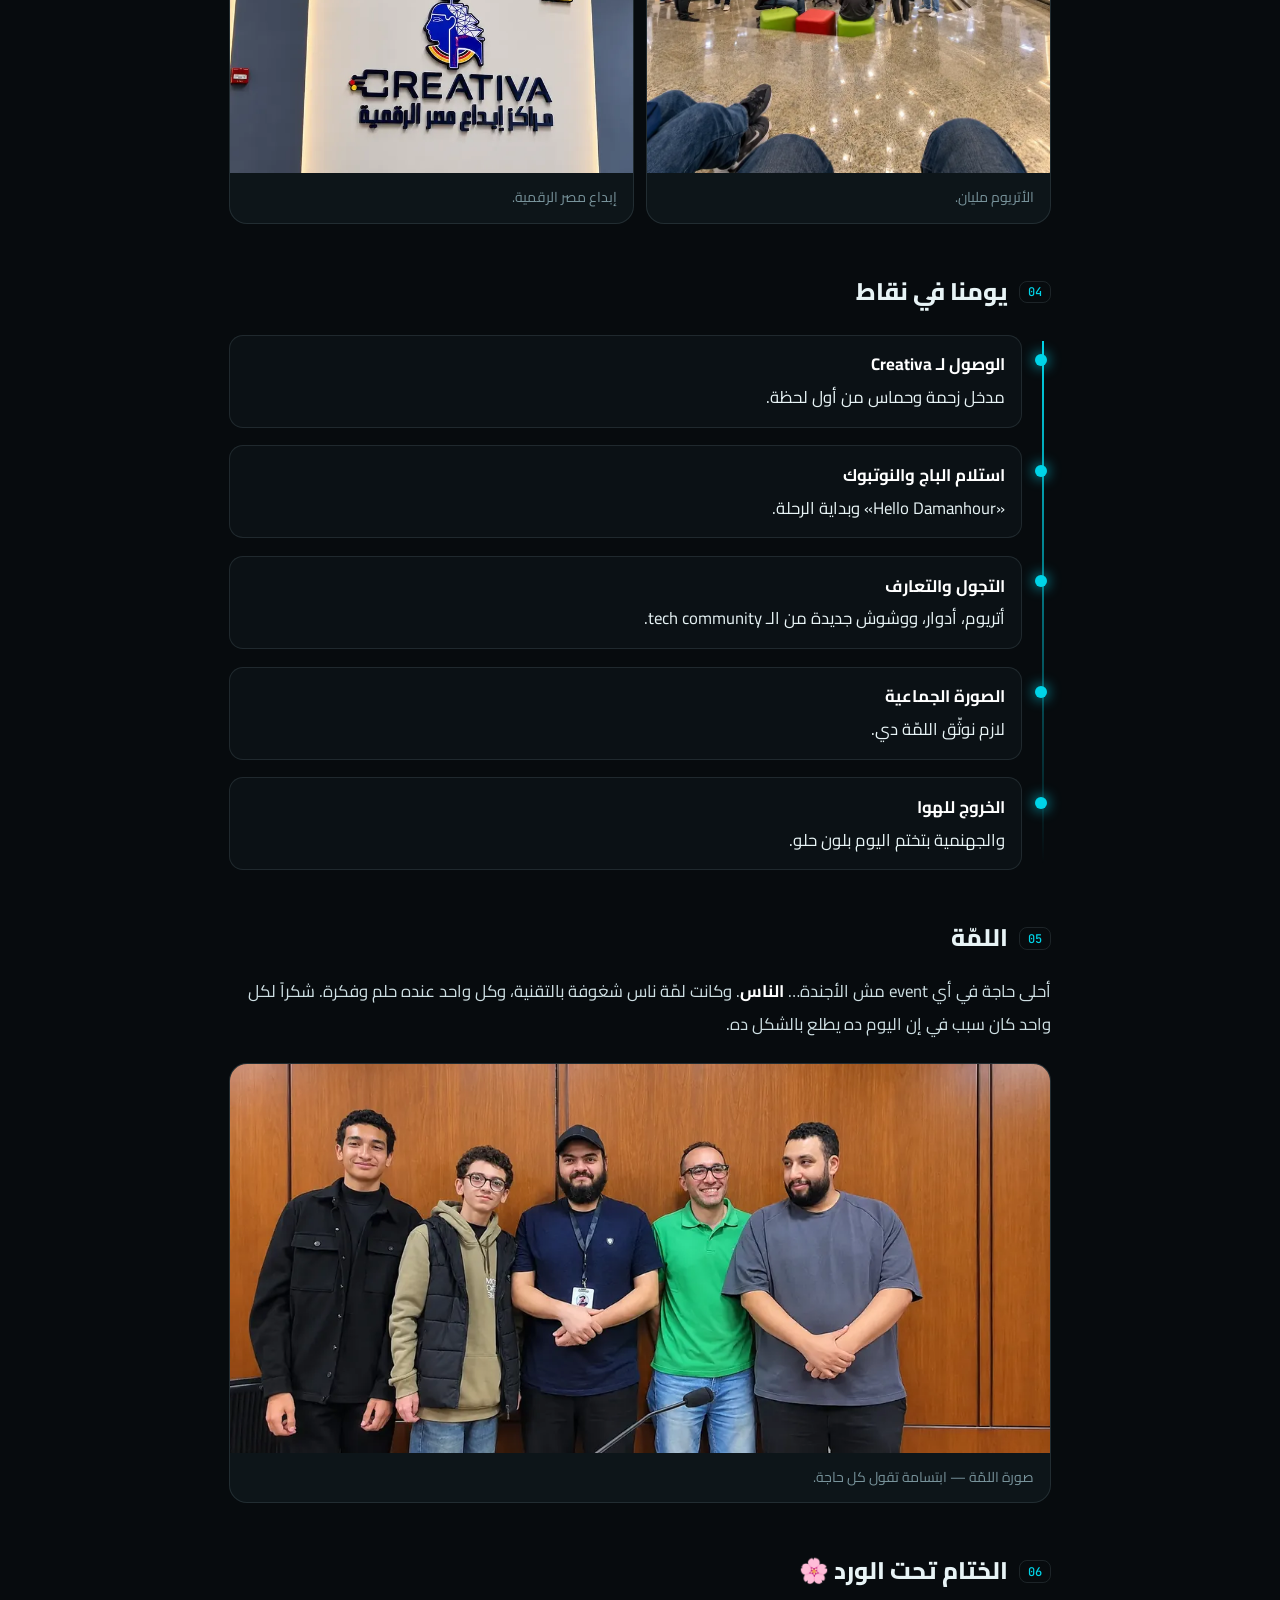
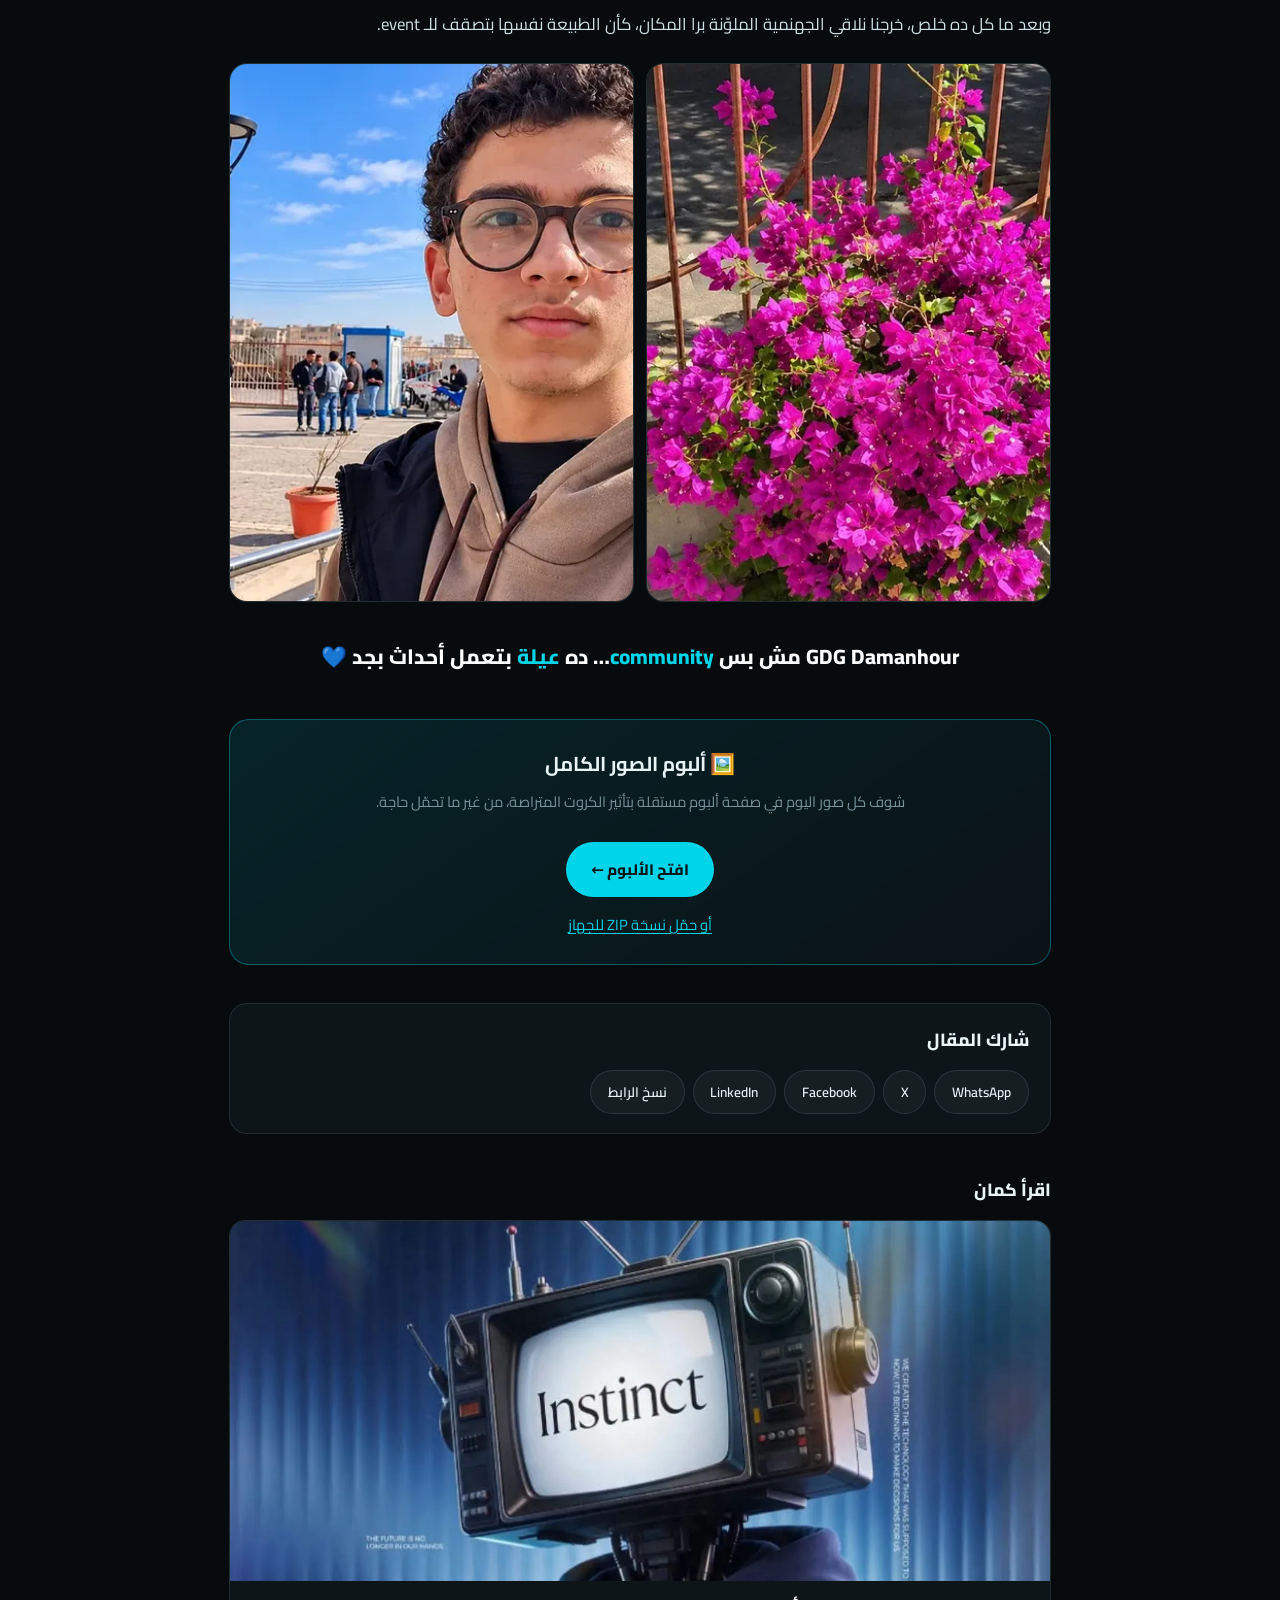
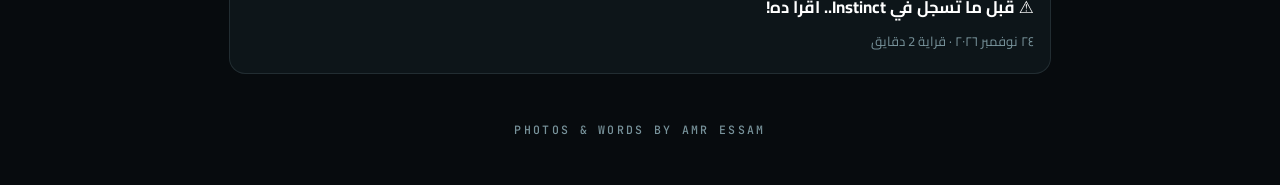
<file: blog/gdg-creativa-article.html>
<!doctype html>
<html lang="ar" dir="rtl">
<head>
<meta charset="utf-8">
<meta name="viewport" content="width=device-width, initial-scale=1, viewport-fit=cover">
<title>GDG Damanhour × Creativa — يوم ما يتنسيش | Amr Essam</title>
<meta name="description" content="مقال عن يوم GDG Damanhour في Creativa: الزحمة، الباجات، النوتبوكس، والصور. بقلم عمرو عصام.">
<link rel="canonical" href="https://amressam.is-a.dev/blog/gdg-creativa-article.html">
<meta property="og:title" content="GDG Damanhour × Creativa — يوم ما يتنسيش">
<meta property="og:type" content="article">
<meta property="og:description" content="الزحمة، الباجات، النوتبوكس، والصور من يوم GDG Damanhour في Creativa.">
<meta property="og:image" content="https://amressam.is-a.dev/assets/images/social/gdg-creativa-og.jpg">
<meta property="og:image:width" content="1200">
<meta property="og:image:height" content="630">
<meta property="og:url" content="https://amressam.is-a.dev/blog/gdg-creativa-article.html">
<meta property="article:published_time" content="2026-11-22">
<meta property="article:author" content="Amr Essam">
<meta name="twitter:card" content="summary_large_image">
<meta name="theme-color" content="#070b0e">
<link rel="icon" href="../assets/favicon/favicon.ico" sizes="any">
<link rel="icon" href="../assets/favicon/favicon.svg" type="image/svg+xml">
<link rel="alternate" type="application/rss+xml" title="Amr Essam — Blog" href="feed.xml">
<link rel="stylesheet" href="assets/post.css">
<script type="application/ld+json">{"@context": "https://schema.org", "@type": "BlogPosting", "headline": "GDG Damanhour × Creativa — يوم ما يتنسيش", "inLanguage": "ar", "datePublished": "2026-11-22", "author": {"@type": "Person", "name": "Amr Essam", "url": "https://amressam.is-a.dev/"}, "image": "https://amressam.is-a.dev/assets/images/social/gdg-creativa-og.jpg", "mainEntityOfPage": "https://amressam.is-a.dev/blog/gdg-creativa-article.html", "description": "مقال عن يوم GDG Damanhour في Creativa: الزحمة، الباجات، النوتبوكس، والصور."}</script>
<link rel="stylesheet" href="https://fonts.googleapis.com/css2?family=Cairo:wght@400;600;800&family=JetBrains+Mono:wght@500&display=swap">
<style>
:root{--bg:#070b0e;--bg2:#0d1519;--fg:#e8f4f6;--dim:#78939b;--accent:#00d4e8;--ice:#b9dce5;--bd:rgba(185,220,229,.12);--sans:"Cairo",system-ui,sans-serif;--mono:"JetBrains Mono",ui-monospace,monospace}
*{box-sizing:border-box;margin:0;padding:0}
html{scroll-behavior:smooth}
body{background:var(--bg);color:var(--fg);font:400 1.05rem/1.95 var(--sans);overflow-x:hidden;padding-bottom:env(safe-area-inset-bottom,0)}
body::before{content:"";position:fixed;inset:0;z-index:-1;background:radial-gradient(60% 45% at 80% 0,rgba(0,212,232,.12),transparent),radial-gradient(50% 40% at 0 100%,rgba(66,133,244,.10),transparent)}
a{color:inherit;text-decoration:none}
.top{display:flex;justify-content:space-between;align-items:center;max-width:860px;margin:0 auto;padding:calc(1rem + env(safe-area-inset-top,0px)) 1.2rem 0}
.back{font:500 .78rem var(--mono);letter-spacing:.08em;color:var(--ice);border:1px solid var(--bd);border-radius:999px;padding:.45rem 1rem;background:rgba(255,255,255,.04);transition:.2s}
.back:hover{border-color:var(--accent);color:var(--accent)}
.wrap{max-width:860px;margin:0 auto;padding:0 1.2rem}
.hero{text-align:center;padding:2.2rem 0 1.4rem}
.logos{display:inline-flex;align-items:center;gap:1.1rem;flex-wrap:wrap;justify-content:center;margin-bottom:1.6rem}
.plate{background:#f6f1ec;border-radius:18px;padding:.9rem 1.2rem;display:flex;align-items:center;justify-content:center;box-shadow:0 12px 40px rgba(0,0,0,.45);height:112px}
.plate img{height:100%;width:auto;display:block;border-radius:6px}
.plate.gdg{gap:.7rem;direction:ltr;color:#202124;font:600 1rem/1.15 "Inter",system-ui,sans-serif}
.plate.gdg small{display:block;font-weight:500;font-size:.8rem;color:#188038}
.x{font:500 1.6rem var(--mono);color:var(--accent)}
.kicker{font:500 .75rem var(--mono);letter-spacing:.3em;color:var(--accent);direction:ltr}
h1{font-weight:800;font-size:clamp(1.9rem,6.4vw,3.2rem);line-height:1.35;margin:.5rem 0 .8rem;background:linear-gradient(180deg,#fff 40%,var(--ice));-webkit-background-clip:text;background-clip:text;color:transparent}
.meta{color:var(--dim);font-size:.9rem;display:flex;gap:.9rem;justify-content:center;flex-wrap:wrap}
.meta b{color:var(--ice);font-weight:600}
.lead{font-size:1.2rem;color:#d4e6ea;margin:1.8rem 0 2rem;padding:1.1rem 1.3rem;border-inline-start:3px solid var(--accent);background:rgba(0,212,232,.06);border-radius:0 14px 14px 0}
.cover{width:100%;height:auto;border-radius:20px;border:1px solid var(--bd);display:block;aspect-ratio:16/9;object-fit:cover;cursor:zoom-in}
h2{font-weight:800;font-size:1.5rem;margin:2.8rem 0 .8rem;display:flex;align-items:center;gap:.7rem}
h2 i{font:500 .75rem var(--mono);font-style:normal;color:var(--accent);border:1px solid var(--bd);border-radius:8px;padding:.15rem .5rem;direction:ltr}
p{margin-bottom:1rem;color:#cfe0e4}
p b{color:#fff}
.hl{background:linear-gradient(90deg,rgba(0,212,232,.35),rgba(66,133,244,.35));padding:0 .3em;border-radius:5px;color:#fff}
figure{margin:1.4rem 0;border-radius:18px;overflow:hidden;border:1px solid var(--bd);background:var(--bg2)}
figure img{width:100%;display:block;cursor:zoom-in}
figcaption{padding:.7rem 1rem;color:var(--dim);font-size:.88rem}
.duo{display:grid;grid-template-columns:1fr 1fr;gap:.8rem;margin:1.4rem 0}
.duo figure{margin:0;display:flex;flex-direction:column}
.duo img{aspect-ratio:3/4;object-fit:cover;height:100%}
.tl{list-style:none;margin:1.2rem 0;position:relative;padding-inline-start:1.8rem}
.tl::before{content:"";position:absolute;inset-block:.4rem;inset-inline-start:.45rem;width:2px;background:linear-gradient(var(--accent),transparent)}
.tl li{position:relative;margin-bottom:1.1rem;padding:.8rem 1rem;border:1px solid var(--bd);border-radius:14px;background:rgba(13,21,25,.7)}
.tl li::before{content:"";position:absolute;inset-inline-start:-1.62rem;top:1.15rem;width:12px;height:12px;border-radius:50%;background:var(--accent);box-shadow:0 0 14px var(--accent)}
.tl b{display:block;color:#fff}
.quote{font-weight:800;font-size:1.3rem;text-align:center;margin:2.2rem 0;color:#fff}
.quote span{color:var(--accent)}
.dl{margin:2.6rem 0 1rem;padding:1.5rem;border-radius:20px;border:1px solid rgba(0,212,232,.35);background:linear-gradient(145deg,rgba(0,212,232,.12),rgba(13,21,25,.8));text-align:center}
.dl h3{font-size:1.25rem;margin-bottom:.3rem}
.dl p{color:var(--dim);font-size:.92rem}
.btn{display:inline-flex;align-items:center;gap:.6rem;margin-top:.6rem;padding:.8rem 1.6rem;border-radius:999px;background:var(--accent);color:#04181c;font:800 .95rem var(--sans);transition:transform .2s,box-shadow .2s}
.btn:hover{transform:translateY(-2px);box-shadow:0 10px 28px rgba(0,212,232,.4)}
footer{text-align:center;color:var(--dim);font:500 .72rem var(--mono);letter-spacing:.2em;padding:2rem 1rem 3rem;direction:ltr}
#lb{position:fixed;inset:0;background:rgba(0,0,0,.94);display:none;align-items:center;justify-content:center;z-index:30;padding:1rem}
#lb.on{display:flex}#lb img{max-width:100%;max-height:92vh;border-radius:12px}
@media(max-width:560px){.logos{flex-direction:column;gap:.4rem}.plate{height:auto;width:min(80vw,290px);padding:.8rem 1rem}.plate img{height:auto;width:100%}.x{line-height:1}.duo{gap:.5rem}}
@media(prefers-reduced-motion:reduce){*{transition:none!important}}
</style>
</head>
<body>
<div class="top"><a class="back" href="../#blog" aria-label="Back to portfolio">PORTFOLIO</a><span class="kicker">BLOG / EVENT</span></div>

<main class="wrap">
<header class="hero">
  <div class="logos" aria-label="GDG Damanhour and Creativa logos">
    <div class="plate gdg">
      <svg width="64" height="44" viewBox="0 0 64 44" fill="none" stroke-width="9" stroke-linecap="round" stroke-linejoin="round" aria-hidden="true">
        <path d="M22 8 8 22" stroke="#4285F4"/><path d="M8 22 22 36" stroke="#EA4335"/>
        <path d="M42 8 56 22" stroke="#FBBC04"/><path d="M56 22 42 36" stroke="#34A853"/>
      </svg>
      <span>Google Developer Group<small>Damanhour</small></span>
    </div>
    <span class="x">×</span>
    <div class="plate"><img src="../assets/images/blog/gdg/creativa-logo.webp" alt="Creativa — مراكز إبداع مصر الرقمية" width="480" height="345"></div>
  </div>
  <div class="kicker">GDG DAMANHOUR × CREATIVA · 2026</div>
  <h1>يوم ما يتنسيش… GDG Damanhour اتحط على خريطة Creativa 🔥</h1>
  <div class="meta"><span>بقلم <b>عمرو عصام</b></span><span>·</span><time datetime="2026-11-22">22 نوفمبر 2026</time><span>·</span><span>قراية 3 دقايق</span></div>
</header>

<p class="lead">لو كنت فاكر إن الـ events كلها زي بعض، يبقى ماشفتش يوم GDG Damanhour جوه Creativa. ناس كتير، طاقة عالية، وكل ركن فيه حد بيتعلم أو بيتعرّف على حد. وأنا كنت هناك… وأقدر أقولك: <span class="hl">اللي فاتك كان تقيل جداً.</span></p>

<h2><i>01</i> الوصول: الزحمة قالت كل حاجة</h2>
<p>من قبل ما توصل لباب الـ <b>Creativa Tech Hub</b> وأنت حاسس إن في حاجة كبيرة بتحصل. الناس واقفة عند المدخل، الهزار شغال، والكل جاي بنفس الحماس. حرفياً مدخل بيقول: «إحنا جاهزين».</p>
<figure><img src="../assets/images/blog/gdg/entrance.webp" alt="مدخل Creativa Tech Hub والزحمة" loading="lazy"><figcaption>مدخل Creativa Tech Hub — الزحمة اللي بتطمّن إن اليوم هيبقى كبير.</figcaption></figure>

<h2><i>02</i> الباج والنوتبوك: تنظيم بمزاج جوجل</h2>
<p>أول ما استلمنا الباج اللي مكتوب عليه <b>«Hello Damanhour»</b> حسّيت إننا مش في فعالية عادية. الألوان، الـ QR، والنوتبوك الأسود بشعار <b>Google Developer Group Damanhour</b>… تفاصيل صغيرة بس بتفرق، وبتقول إن ورا اليوم ده فريق بيحب شغله.</p>
<figure><img src="../assets/images/blog/gdg/badge.webp" alt="باج GDG Damanhour ونوتبوكس" loading="lazy"><figcaption>الباج والنوتبوكس — تفاصيل بتتحط بحب.</figcaption></figure>

<h2><i>03</i> داخل المكان: أتريوم مليان حياة</h2>
<p>الأتريوم كان زي خلية نحل: ناس طالعة وناس نازلة، مجموعات بتتناقش، وكل أوضة ليها طاقة. المكان نفسه مصمم يخليك تحس إنك داخل <span class="hl">مستقبل تقني</span>، والـ community مالياه حماس.</p>
<figure><img src="../assets/images/blog/gdg/atrium.webp" alt="أتريوم Creativa من الأدوار العلوية" loading="lazy" style="aspect-ratio:16/10;object-fit:cover;object-position:center 35%"><figcaption>الأتريوم من فوق — حياة في كل دور.</figcaption></figure>
<div class="duo">
  <figure><img src="../assets/images/blog/gdg/crowd.webp" alt="الزوار مجتمعين في أتريوم Creativa" loading="lazy"><figcaption>الأتريوم مليان.</figcaption></figure>
  <figure><img src="../assets/images/blog/gdg/signage.webp" alt="لافتة مراكز إبداع مصر الرقمية" loading="lazy"><figcaption>إبداع مصر الرقمية.</figcaption></figure>
</div>

<h2><i>04</i> يومنا في نقاط</h2>
<ul class="tl">
  <li><b>الوصول لـ Creativa</b>مدخل زحمة وحماس من أول لحظة.</li>
  <li><b>استلام الباج والنوتبوك</b>«Hello Damanhour» وبداية الرحلة.</li>
  <li><b>التجول والتعارف</b>أتريوم، أدوار، ووشوش جديدة من الـ tech community.</li>
  <li><b>الصورة الجماعية</b>لازم نوثّق اللمّة دي.</li>
  <li><b>الخروج للهوا</b>والجهنمية بتختم اليوم بلون حلو.</li>
</ul>

<h2><i>05</i> اللمّة</h2>
<p>أحلى حاجة في أي event مش الأجندة… <b>الناس</b>. وكانت لمّة ناس شغوفة بالتقنية، وكل واحد عنده حلم وفكرة. شكراً لكل واحد كان سبب في إن اليوم ده يطلع بالشكل ده.</p>
<figure><img src="../assets/images/blog/gdg/group.webp" alt="صورة جماعية في الفعالية" loading="lazy"><figcaption>صورة اللمّة — ابتسامة تقول كل حاجة.</figcaption></figure>

<h2><i>06</i> الختام تحت الورد 🌸</h2>
<p>وبعد ما كل ده خلص، خرجنا نلاقي الجهنمية الملوّنة برا المكان، كأن الطبيعة نفسها بتصقف للـ event.</p>
<div class="duo">
  <figure><img src="../assets/images/blog/gdg/flowers.webp" alt="زهور الجهنمية برا المكان" loading="lazy"></figure>
  <figure><img src="../assets/images/blog/gdg/amr-venue.webp" alt="عمرو في مكان Creativa" loading="lazy"></figure>
</div>

<p class="quote">GDG Damanhour مش بس <span>community</span>… ده <span>عيلة</span> بتعمل أحداث بجد 💙</p>

<section class="dl">
  <h3>🖼️ ألبوم الصور الكامل</h3>
  <p>شوف كل صور اليوم في صفحة ألبوم مستقلة بتأثير الكروت المتراصة، من غير ما تحمّل حاجة.</p>
  <a class="btn" href="gdg-creativa.html">افتح الألبوم ←</a>
  <p style="margin:.9rem 0 0"><a href="../assets/downloads/GDG-Creativa-Album.zip" download style="color:var(--accent);text-decoration:underline;text-underline-offset:3px">أو حمّل نسخة ZIP للجهاز</a></p>
</section>
</main>

<footer>PHOTOS & WORDS BY AMR ESSAM</footer>
<div id="lb" role="dialog" aria-modal="true" aria-label="عرض الصورة"><img alt=""></div>
<script>
(function(){var lb=document.getElementById('lb'),im=lb.querySelector('img');
document.addEventListener('click',function(e){var t=e.target;if(t.closest('figure img')||t.classList.contains('cover')){im.src=t.src;im.alt=t.alt;lb.classList.add('on')}else if(lb.classList.contains('on')){lb.classList.remove('on')}});
document.addEventListener('keydown',function(e){if(e.key==='Escape')lb.classList.remove('on')})})();
</script>
<script src="assets/posts.js"></script>
<script src="assets/post.js"></script>
</body>
</html>
</file>
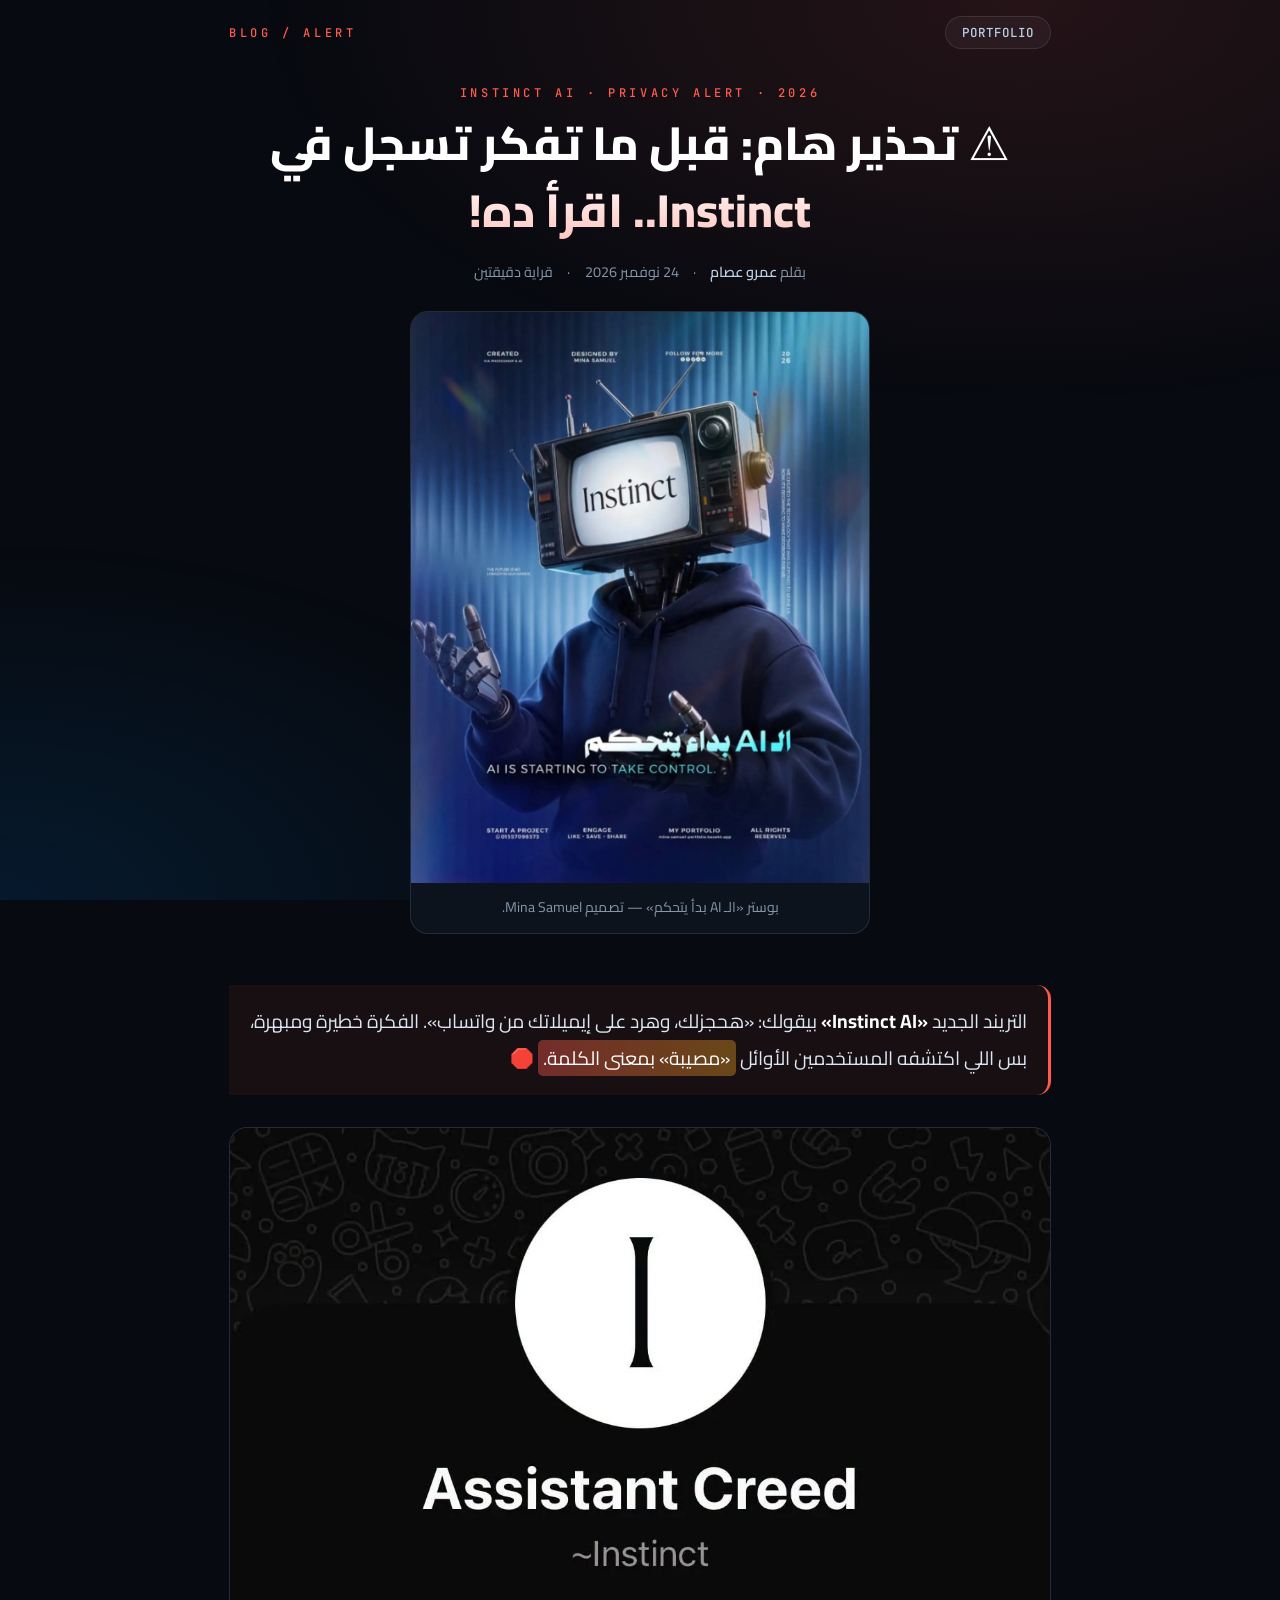
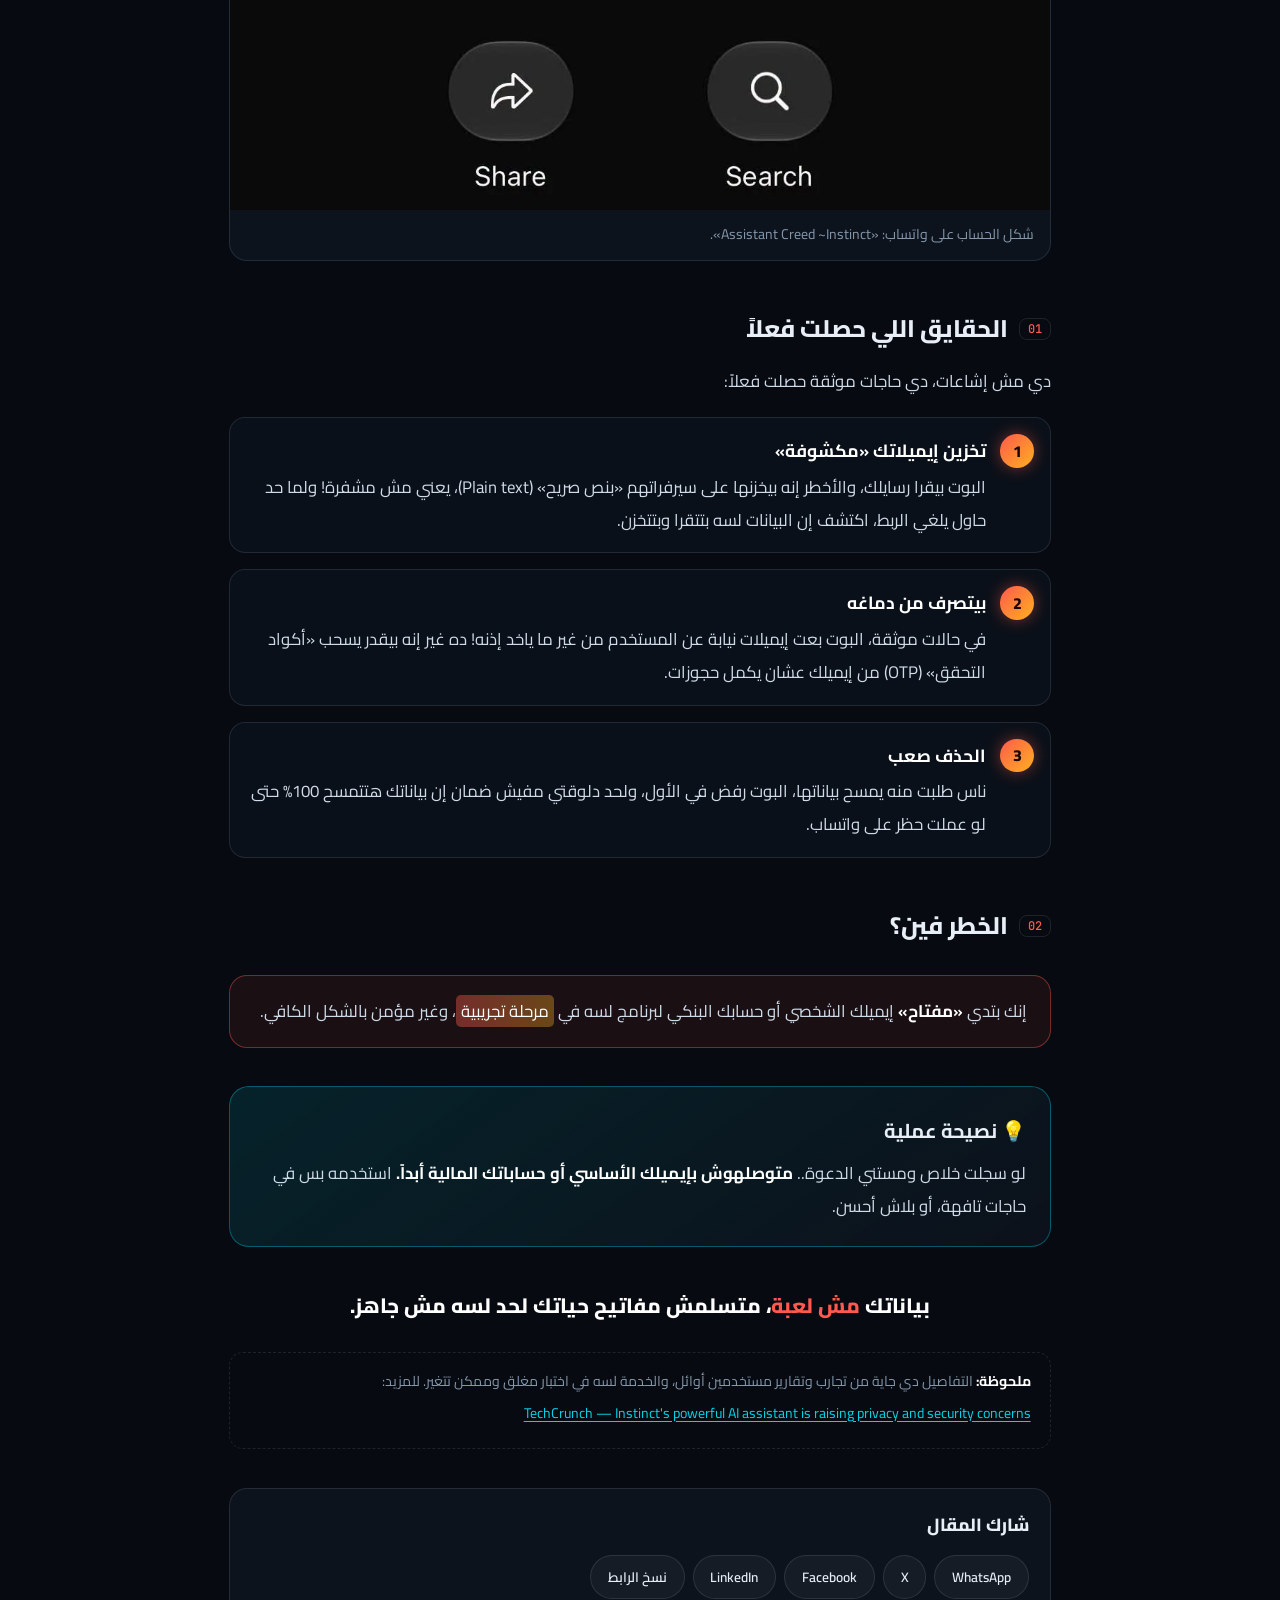
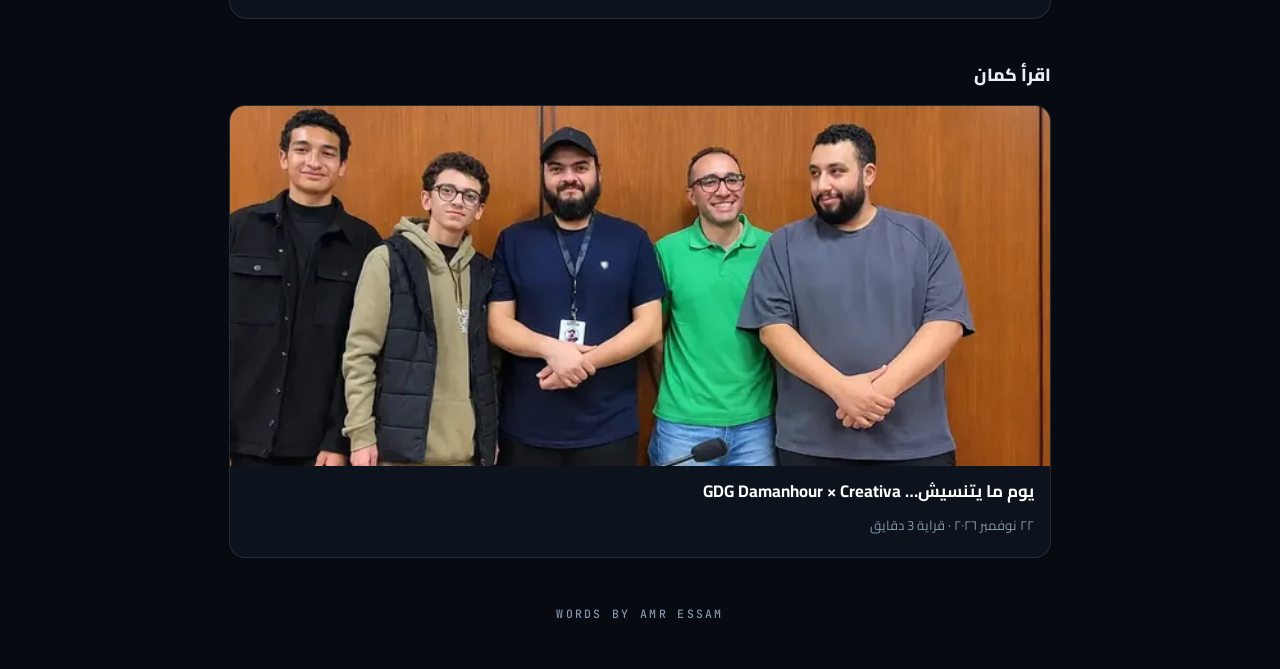
<file: blog/instinct-ai-warning.html>
<!doctype html>
<html lang="ar" dir="rtl">
<head>
<meta charset="utf-8">
<meta name="viewport" content="width=device-width, initial-scale=1, viewport-fit=cover">
<title>تحذير: قبل ما تسجل في Instinct AI.. اقرأ ده | Amr Essam</title>
<meta name="description" content="Instinct AI بيقولك هحجزلك وهرد على إيميلاتك من واتساب. بس قبل ما تسلّمه مفتاح إيميلك، اقرأ اللي اكتشفه المستخدمين الأوائل. بقلم عمرو عصام.">
<link rel="canonical" href="https://amressam.is-a.dev/blog/instinct-ai-warning.html">
<meta property="og:type" content="article">
<meta property="og:title" content="⚠️ قبل ما تسجل في Instinct.. اقرأ ده!">
<meta property="og:description" content="تخزين إيميلات، تصرفات من غير إذن، وبيانات صعب تتمسح. اللي لازم تعرفه قبل ما تدي Instinct مفتاح إيميلك.">
<meta property="og:image" content="https://amressam.is-a.dev/assets/images/social/instinct-ai-og.jpg">
<meta property="og:image:width" content="1200">
<meta property="og:image:height" content="630">
<meta property="og:url" content="https://amressam.is-a.dev/blog/instinct-ai-warning.html">
<meta property="article:published_time" content="2026-11-24">
<meta property="article:author" content="Amr Essam">
<meta name="twitter:card" content="summary_large_image">
<meta name="theme-color" content="#070a10">
<link rel="icon" href="../assets/favicon/favicon.ico" sizes="any">
<link rel="icon" href="../assets/favicon/favicon.svg" type="image/svg+xml">
<link rel="alternate" type="application/rss+xml" title="Amr Essam — Blog" href="feed.xml">
<link rel="stylesheet" href="assets/post.css">
<script type="application/ld+json">{"@context": "https://schema.org", "@type": "BlogPosting", "headline": "تحذير: قبل ما تسجل في Instinct AI.. اقرأ ده", "inLanguage": "ar", "datePublished": "2026-11-24", "author": {"@type": "Person", "name": "Amr Essam", "url": "https://amressam.is-a.dev/"}, "image": "https://amressam.is-a.dev/assets/images/social/instinct-ai-og.jpg", "mainEntityOfPage": "https://amressam.is-a.dev/blog/instinct-ai-warning.html", "description": "اللي لازم تعرفه قبل ما تدي Instinct AI مفتاح إيميلك."}</script>
<link rel="stylesheet" href="https://fonts.googleapis.com/css2?family=Cairo:wght@400;600;800&family=JetBrains+Mono:wght@500&display=swap">
<style>
:root{--bg:#070a10;--bg2:#0d131d;--fg:#e8eef6;--dim:#8396ab;--accent:#00d4e8;--warn:#ff5a4d;--warn2:#ffb020;--ice:#b9d0e5;--bd:rgba(185,208,229,.13);--sans:"Cairo",system-ui,sans-serif;--mono:"JetBrains Mono",ui-monospace,monospace}
*{box-sizing:border-box;margin:0;padding:0}
html{scroll-behavior:smooth}
body{background:var(--bg);color:var(--fg);font:400 1.05rem/1.95 var(--sans);overflow-x:hidden;padding-bottom:env(safe-area-inset-bottom,0)}
body::before{content:"";position:fixed;inset:0;z-index:-1;background:radial-gradient(60% 45% at 80% 0,rgba(255,90,77,.12),transparent),radial-gradient(50% 40% at 0 100%,rgba(0,140,255,.12),transparent)}
a{color:inherit;text-decoration:none}
.top{display:flex;justify-content:space-between;align-items:center;max-width:860px;margin:0 auto;padding:calc(1rem + env(safe-area-inset-top,0px)) 1.2rem 0}
.back{font:500 .78rem var(--mono);letter-spacing:.08em;color:var(--ice);border:1px solid var(--bd);border-radius:999px;padding:.45rem 1rem;background:rgba(255,255,255,.04);transition:.2s}
.back:hover{border-color:var(--accent);color:var(--accent)}
.wrap{max-width:860px;margin:0 auto;padding:0 1.2rem}
.hero{text-align:center;padding:2.2rem 0 1.4rem}
.kicker{font:500 .75rem var(--mono);letter-spacing:.3em;color:var(--warn);direction:ltr}
h1{font-weight:800;font-size:clamp(1.7rem,6vw,2.9rem);line-height:1.45;margin:.6rem 0 .8rem;background:linear-gradient(180deg,#fff 45%,#ffc2bb);-webkit-background-clip:text;background-clip:text;color:transparent}
.meta{color:var(--dim);font-size:.9rem;display:flex;gap:.9rem;justify-content:center;flex-wrap:wrap}
.meta b{color:var(--ice);font-weight:600}
.poster{max-width:460px;margin:1.6rem auto 0}
.lead{font-size:1.2rem;color:#dbe7f2;margin:1.8rem 0 2rem;padding:1.1rem 1.3rem;border-inline-start:3px solid var(--warn);background:rgba(255,90,77,.07);border-radius:0 14px 14px 0}
h2{font-weight:800;font-size:1.5rem;margin:2.8rem 0 .8rem;display:flex;align-items:center;gap:.7rem}
h2 i{font:500 .75rem var(--mono);font-style:normal;color:var(--warn);border:1px solid var(--bd);border-radius:8px;padding:.15rem .5rem;direction:ltr}
p{margin-bottom:1rem;color:#cfdbe8}
p b{color:#fff}
.hl{background:linear-gradient(90deg,rgba(255,90,77,.4),rgba(255,176,32,.35));padding:0 .3em;border-radius:5px;color:#fff}
figure{margin:1.4rem 0;border-radius:18px;overflow:hidden;border:1px solid var(--bd);background:var(--bg2)}
figure img{width:100%;height:auto;display:block;cursor:zoom-in}
figcaption{padding:.7rem 1rem;color:var(--dim);font-size:.88rem}
.facts{list-style:none;margin:1.2rem 0;display:grid;gap:1rem}
.facts li{position:relative;padding:1rem 1.2rem 1rem 1.2rem;padding-inline-start:4rem;border:1px solid var(--bd);border-radius:16px;background:rgba(13,19,29,.75)}
.facts li::before{content:attr(data-n);position:absolute;inset-inline-start:1rem;top:1rem;width:2.1rem;height:2.1rem;border-radius:50%;display:grid;place-items:center;font:800 1rem var(--sans);color:#1a0705;background:linear-gradient(135deg,var(--warn),var(--warn2));box-shadow:0 0 16px rgba(255,90,77,.45)}
.facts b{display:block;color:#fff;font-size:1.1rem;margin-bottom:.15rem}
.facts span{color:#cfdbe8}
.risk{margin:1.6rem 0;padding:1.2rem 1.4rem;border:1px solid rgba(255,90,77,.4);border-radius:18px;background:rgba(255,90,77,.08)}
.risk p{margin:0}
.advice{margin:2.4rem 0 1rem;padding:1.5rem;border-radius:20px;border:1px solid rgba(0,212,232,.35);background:linear-gradient(145deg,rgba(0,212,232,.12),rgba(13,19,29,.85))}
.advice h3{font-size:1.25rem;margin-bottom:.4rem}
.advice p{margin:0}
.quote{font-weight:800;font-size:1.3rem;text-align:center;margin:2.4rem 0 1.6rem;color:#fff}
.quote span{color:var(--warn)}
.src{margin:1.6rem 0 0;padding:1rem 1.2rem;border:1px dashed var(--bd);border-radius:14px;color:var(--dim);font-size:.88rem;line-height:1.8}
.src p{color:var(--dim);margin:0 0 .4rem;font-size:.88rem}
.src a{color:var(--accent);text-decoration:underline;text-underline-offset:3px}
footer{text-align:center;color:var(--dim);font:500 .72rem var(--mono);letter-spacing:.2em;padding:2rem 1rem 3rem;direction:ltr}
#lb{position:fixed;inset:0;background:rgba(0,0,0,.94);display:none;align-items:center;justify-content:center;z-index:30;padding:1rem}
#lb.on{display:flex}#lb img{max-width:100%;max-height:92vh;border-radius:12px}
@media(max-width:560px){.facts li{padding-inline-start:3.6rem}}
@media(prefers-reduced-motion:reduce){*{transition:none!important}}
</style>
</head>
<body>
<div class="top"><a class="back" href="../#blog" aria-label="Back to portfolio">PORTFOLIO</a><span class="kicker">BLOG / ALERT</span></div>

<main class="wrap">
<header class="hero">
  <div class="kicker">INSTINCT AI · PRIVACY ALERT · 2026</div>
  <h1>⚠️ تحذير هام: قبل ما تفكر تسجل في Instinct.. اقرأ ده!</h1>
  <div class="meta"><span>بقلم <b>عمرو عصام</b></span><span>·</span><time datetime="2026-11-24">24 نوفمبر 2026</time><span>·</span><span>قراية دقيقتين</span></div>
  <figure class="poster">
    <img src="../assets/images/blog/instinct-ai-poster.webp" alt="بوستر: الـ AI بدأ يتحكم — روبوت براس تلفزيون مكتوب عليه Instinct" width="1080" height="1346">
    <figcaption>بوستر «الـ AI بدأ يتحكم» — تصميم Mina Samuel.</figcaption>
  </figure>
</header>

<p class="lead">التريند الجديد <b>«Instinct AI»</b> بيقولك: «هحجزلك، وهرد على إيميلاتك من واتساب». الفكرة خطيرة ومبهرة، بس اللي اكتشفه المستخدمين الأوائل <span class="hl">«مصيبة» بمعنى الكلمة.</span> 🛑</p>

<figure>
  <img src="../assets/images/blog/instinct-ai-channel.webp" alt="صفحة حساب Assistant Creed على واتساب بعلامة ~Instinct" width="1179" height="981" loading="lazy">
  <figcaption>شكل الحساب على واتساب: «Assistant Creed ~Instinct».</figcaption>
</figure>

<h2><i>01</i> الحقايق اللي حصلت فعلاً</h2>
<p>دي مش إشاعات، دي حاجات موثقة حصلت فعلاً:</p>
<ol class="facts">
  <li data-n="1"><b>تخزين إيميلاتك «مكشوفة»</b><span>البوت بيقرا رسايلك، والأخطر إنه بيخزنها على سيرفراتهم «بنص صريح» (Plain text)، يعني مش مشفرة! ولما حد حاول يلغي الربط، اكتشف إن البيانات لسه بتتقرا وبتتخزن.</span></li>
  <li data-n="2"><b>بيتصرف من دماغه</b><span>في حالات موثقة، البوت بعت إيميلات نيابة عن المستخدم من غير ما ياخد إذنه! ده غير إنه بيقدر يسحب «أكواد التحقق» (OTP) من إيميلك عشان يكمل حجوزات.</span></li>
  <li data-n="3"><b>الحذف صعب</b><span>ناس طلبت منه يمسح بياناتها، البوت رفض في الأول، ولحد دلوقتي مفيش ضمان إن بياناتك هتتمسح 100% حتى لو عملت حظر على واتساب.</span></li>
</ol>

<h2><i>02</i> الخطر فين؟</h2>
<div class="risk"><p>إنك بتدي <b>«مفتاح»</b> إيميلك الشخصي أو حسابك البنكي لبرنامج لسه في <span class="hl">مرحلة تجريبية</span>، وغير مؤمن بالشكل الكافي.</p></div>

<section class="advice">
  <h3>💡 نصيحة عملية</h3>
  <p>لو سجلت خلاص ومستني الدعوة.. <b>متوصلهوش بإيميلك الأساسي أو حساباتك المالية أبداً.</b> استخدمه بس في حاجات تافهة، أو بلاش أحسن.</p>
</section>

<p class="quote">بياناتك <span>مش لعبة</span>، متسلمش مفاتيح حياتك لحد لسه مش جاهز.</p>

<aside class="src">
  <p><b>ملحوظة:</b> التفاصيل دي جاية من تجارب وتقارير مستخدمين أوائل، والخدمة لسه في اختبار مغلق وممكن تتغير. للمزيد:</p>
  <p><a href="https://techcrunch.com/2026/08/24/instincts-powerful-ai-assistant-is-raising-privacy-and-security-concerns/" target="_blank" rel="noopener noreferrer">TechCrunch — Instinct's powerful AI assistant is raising privacy and security concerns</a></p>
</aside>
</main>

<footer>WORDS BY AMR ESSAM</footer>
<div id="lb" role="dialog" aria-modal="true" aria-label="عرض الصورة"><img alt=""></div>
<script>
(function(){var lb=document.getElementById('lb'),im=lb.querySelector('img');
document.addEventListener('click',function(e){var t=e.target;if(t.closest('figure img')){im.src=t.src;im.alt=t.alt;lb.classList.add('on')}else if(lb.classList.contains('on')){lb.classList.remove('on')}});
document.addEventListener('keydown',function(e){if(e.key==='Escape')lb.classList.remove('on')})})();
</script>
<script src="assets/posts.js"></script>
<script src="assets/post.js"></script>
</body>
</html>
</file>
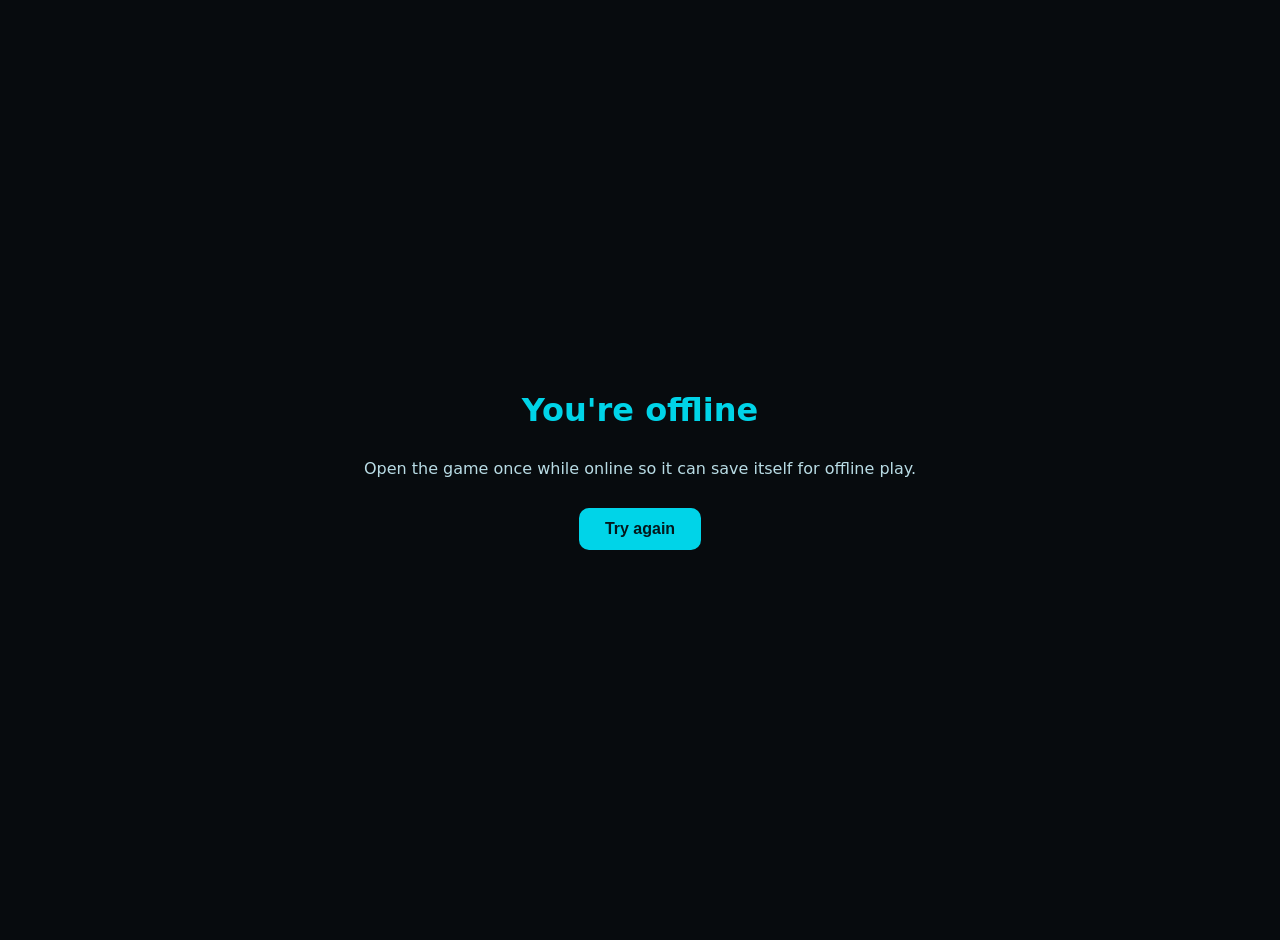
<file: play/hand-platformer/offline.html>
<!DOCTYPE html>
<html lang="en"><head><meta charset="UTF-8"><meta name="viewport" content="width=device-width, initial-scale=1"><title>Offline</title>
<style>body{margin:0;min-height:100vh;display:flex;flex-direction:column;align-items:center;justify-content:center;gap:14px;background:#070B0E;color:#B9DCE5;font-family:system-ui,sans-serif;text-align:center;padding:20px}
h1{color:#00D4E8;margin:0}button{background:#00D4E8;color:#04181c;border:0;border-radius:10px;padding:12px 26px;font-weight:700;font-size:1rem}</style></head>
<body><h1>You're offline</h1><p>Open the game once while online so it can save itself for offline play.</p>
<button onclick="location.href='index.html'">Try again</button></body></html>
</file>
<file: assets/css/style.css>
/* ===== Tokens ===== */
:root {
  --bg: #070b0e;
  --bg2: #0d1519;
  --fg: #e8f4f6;
  --dim: #78939b;
  --teal: #0b5965;
  --accent: #00d4e8;
  --ice: #b9dce5;
  --border: rgba(185, 220, 229, 0.1);
  --card: rgba(13, 21, 25, 0.75);
  --teal-rgb: 11, 89, 101;
  --accent-rgb: 0, 212, 232;
  --bg-rgb: 7, 11, 14;
  --ice-rgb: 185, 220, 229;
  --mono: "JetBrains Mono", ui-monospace, monospace;
  --sans: "Inter", system-ui, sans-serif;
  --r: 16px;
}
/* ===== Base ===== */
*,
*::before,
*::after {
  box-sizing: border-box;
  margin: 0;
  padding: 0;
}
html {
  scroll-behavior: smooth;
  scroll-padding-top: 5rem;
}
body {
  background: var(--bg);
  color: var(--fg);
  font: 400 1rem/1.6 var(--sans);
  overflow-x: hidden;
}
body::before {
  /* one cheap fixed background instead of animated blurred blobs */
  content: "";
  position: fixed;
  inset: 0;
  z-index: -1;
  pointer-events: none;
  background:
    radial-gradient(60% 40% at 10% 0, rgba(var(--teal-rgb), 0.35), transparent),
    radial-gradient(50% 40% at 95% 65%, rgba(var(--accent-rgb), 0.07), transparent);
}
a {
  color: inherit;
  text-decoration: none;
}
img {
  display: block;
  max-width: 100%;
}
button {
  font: inherit;
  color: inherit;
  cursor: pointer;
}
ul {
  list-style: none;
}
:focus-visible {
  outline: 2px solid var(--accent);
  outline-offset: 3px;
}
.wrap {
  max-width: 1000px;
  margin: 0 auto;
  padding: 0 1.25rem;
}
.skip {
  position: absolute;
  left: 1rem;
  top: -4rem;
  background: var(--teal);
  padding: 0.5rem 1rem;
  border-radius: 6px;
  z-index: 99;
}
.skip:focus {
  top: 1rem;
}
/* ===== Skeleton loader (mimics the whole page; hides itself, never gets stuck) ===== */
#loader {
  position: fixed;
  inset: 0;
  z-index: 90;
  background: var(--bg);
  overflow: hidden;
  /* CSS-only fallback in case the script never dismisses it */
  animation: hide 0.5s ease 6s forwards;
  transition:
    opacity 0.5s ease,
    visibility 0.5s;
}
#loader.done {
  opacity: 0;
  visibility: hidden;
  pointer-events: none;
}
#loader .sk {
  display: block;
  border-radius: 10px;
  background: linear-gradient(
      100deg,
      transparent 30%,
      color-mix(in srgb, var(--fg) 12%, transparent) 50%,
      transparent 70%
    )
    0 0 / 250% 100%,
    color-mix(in srgb, var(--fg) 7%, transparent);
  animation: sk-shimmer 1.4s linear infinite;
}
@keyframes sk-shimmer {
  from {
    background-position: 100% 0, 0 0;
  }
  to {
    background-position: -100% 0, 0 0;
  }
}
.sk-nav {
  height: 64px;
  padding: 0 1.25rem;
  display: flex;
  align-items: center;
  justify-content: space-between;
  gap: 1rem;
  border-bottom: 1px solid var(--border);
  background: rgba(var(--bg-rgb), 0.85);
}
.sk-logo {
  width: 96px;
  height: 18px;
}
.sk-links {
  display: none;
  gap: 1.4rem;
}
.sk-links .sk {
  width: 54px;
  height: 12px;
}
.sk-pill {
  width: 84px;
  height: 34px;
  border-radius: 20px !important;
}
.sk-page {
  max-width: 1000px;
  margin: 0 auto;
  padding: 2.2rem 1.25rem 0;
}
.sk-hero {
  display: grid;
  gap: 0.9rem;
  justify-items: start;
}
.sk-avatar {
  width: 150px;
  height: 150px;
  border-radius: 50% !important;
  margin-bottom: 0.6rem;
}
.sk-tag {
  width: 150px;
  height: 14px;
}
.sk-h1 {
  width: min(560px, 92%);
  height: clamp(30px, 7vw, 54px);
}
.sk-h1.w70 {
  width: min(400px, 66%);
}
.sk-line {
  width: min(620px, 100%);
  height: 13px;
}
.sk-line.w80 {
  width: min(480px, 78%);
}
.sk-row {
  display: flex;
  gap: 0.8rem;
  margin-top: 0.5rem;
}
.sk-btn {
  width: 128px;
  height: 44px;
  border-radius: 24px !important;
}
.sk-stats {
  display: flex;
  gap: 1.5rem 2.5rem;
  margin-top: 1.2rem;
}
.sk-stat {
  width: 62px;
  height: 40px;
}
.sk-label {
  width: 170px;
  height: 14px;
  margin: 2.6rem 0 1rem;
}
.sk-cards {
  display: grid;
  gap: 0.9rem;
  grid-template-columns: 1fr;
}
.sk-card {
  height: 96px;
  border-radius: var(--r) !important;
}
.sk-cards .sk-card:nth-child(n + 2) {
  display: none;
}
.sk-tiles {
  display: grid;
  grid-template-columns: repeat(3, 1fr);
  gap: 0.8rem;
}
.sk-tiles .sk {
  aspect-ratio: 1;
  border-radius: 12px;
}
.sk-tiles .sk:nth-child(n + 4) {
  display: none;
}
@media (min-width: 700px) {
.sk-links {
    display: flex;
  }
.sk-cards {
    grid-template-columns: repeat(3, 1fr);
  }
.sk-cards .sk-card:nth-child(n + 2) {
    display: block;
  }
.sk-tiles {
    grid-template-columns: repeat(6, 1fr);
  }
.sk-tiles .sk:nth-child(n + 4) {
    display: block;
  }
.sk-card {
    height: 130px;
  }
}
@media (prefers-reduced-motion: reduce) {
#loader .sk {
    animation: none;
  }
}
@keyframes hide {
  to {
    opacity: 0;
    visibility: hidden;
    pointer-events: none;
  }
}
/* gallery tiles: shimmer until the image has loaded */
.shot:not(.ready) {
  background:
    linear-gradient(
        100deg,
        transparent 30%,
        color-mix(in srgb, var(--fg) 10%, transparent) 50%,
        transparent 70%
      )
      0 0 / 250% 100%,
    var(--card);
  animation: sk-shimmer 1.4s linear infinite;
}
.shot img {
  opacity: 0;
  transition:
    opacity 0.4s,
    transform 0.4s;
}
.shot.ready img {
  opacity: 1;
}
/* ===== Nav ===== */
nav {
  position: fixed;
  inset: 0 0 auto;
  z-index: 50;
  background: rgba(var(--bg-rgb), 0.85);
  backdrop-filter: blur(10px);
  border-bottom: 1px solid var(--border);
}
.nav-in {
  max-width: 1000px;
  margin: 0 auto;
  padding: 0.9rem 1.25rem;
  display: flex;
  align-items: center;
  gap: 1rem;
}
.logo {
  font: 700 0.95rem var(--mono);
  letter-spacing: 0.2em;
  margin-inline-end: auto;
}
.links {
  display: none;
  gap: 0.3rem;
}
.links a {
  font: 0.75rem var(--mono);
  letter-spacing: 0.12em;
  color: var(--dim);
  padding: 0.4rem 0.8rem;
  border-radius: 20px;
  transition: 0.2s;
}
.links a:hover {
  color: var(--fg);
  background: var(--border);
}
@media (min-width: 800px) {
.links {
    display: flex;
  }
}
.icon-btn {
  width: 38px;
  height: 38px;
  border-radius: 50%;
  border: 1px solid var(--border);
  background: var(--card);
}
.icon-btn:hover {
  border-color: var(--accent);
}
/* ===== Buttons ===== */
.btn {
  display: inline-flex;
  align-items: center;
  gap: 0.5rem;
  font: 700 0.75rem var(--mono);
  letter-spacing: 0.12em;
  padding: 0.8rem 1.5rem;
  border-radius: 8px;
  border: 1px solid var(--teal);
  background: var(--teal);
  color: #e8f4f6;
  transition:
    transform 0.15s,
    border-color 0.2s;
}
.btn:hover {
  transform: translateY(-2px);
  border-color: var(--accent);
}
.btn.ghost {
  background: transparent;
  color: var(--accent);
  border-color: var(--border);
}
.btn.sm {
  padding: 0.5rem 1rem;
  font-size: 0.75rem;
}
/* ===== Hero ===== */
.hero {
  min-height: 100svh;
  display: grid;
  gap: 2rem;
  align-content: center;
  padding-top: 6.5rem;
  padding-bottom: 3rem;
}
.avatar {
  order: -1;
  width: 170px;
  aspect-ratio: 1;
  border-radius: 50%;
  padding: 3px;
  background: conic-gradient(
    var(--teal),
    var(--accent),
    var(--ice),
    var(--teal)
  );
  box-shadow: 0 0 50px rgba(var(--teal-rgb), 0.5);
}
.avatar img {
  width: 100%;
  height: 100%;
  border-radius: 50%;
  object-fit: cover;
  image-rendering: pixelated;
}
.tag-line {
  display: flex;
  align-items: center;
  gap: 0.7rem;
  font: 0.75rem var(--mono);
  letter-spacing: 0.22em;
  color: var(--ice);
}
.tag-line::before {
  content: "";
  flex: none;
  width: 30px;
  height: 1px;
  background: var(--accent);
}
.name {
  font-size: clamp(3.4rem, 15vw, 6.5rem);
  font-weight: 900;
  line-height: 0.95;
  letter-spacing: -0.03em;
  margin: 1rem 0;
}
.name span,
.name em {
  display: block;
}
.name em {
  font-style: normal;
  background: linear-gradient(135deg, var(--ice), var(--accent));
  -webkit-background-clip: text;
  background-clip: text;
  -webkit-text-fill-color: transparent;
}
.role {
  font: 1.05rem var(--mono);
  color: var(--accent);
  min-height: 1.7em;
}
.role::after {
  content: "";
  display: inline-block;
  width: 2px;
  height: 1em;
  margin-inline-start: 2px;
  background: var(--accent);
  vertical-align: middle;
  animation: blink 1s step-end infinite;
}
@keyframes blink {
  50% {
    opacity: 0;
  }
}
.lead {
  color: var(--dim);
  max-width: 32rem;
  margin: 1.2rem 0 1.8rem;
}
.row {
  display: flex;
  flex-wrap: wrap;
  gap: 0.8rem;
}
.stats {
  display: flex;
  flex-wrap: wrap;
  gap: 1.5rem 2.5rem;
  margin-top: 2.2rem;
}
.stats b {
  display: block;
  font-size: 2rem;
  font-weight: 900;
  color: var(--accent);
  line-height: 1.1;
}
.stats span {
  font: 0.75rem var(--mono);
  letter-spacing: 0.2em;
  color: var(--dim);
}
@media (min-width: 800px) {
.hero {
    grid-template-columns: 1fr auto;
    align-items: center;
  }
.avatar {
    order: 0;
    width: 250px;
  }
.ticker {
    grid-column: 1 / -1;
  }
}
/* Hero entrance: time-based CSS animation, can never leave content hidden */
[data-rise] {
  animation: rise 0.7s ease both;
  animation-delay: calc(var(--i, 0) * 0.1s + 0.9s);
}
@keyframes rise {
  from {
    opacity: 0;
    transform: translateY(22px);
  }
}
.ticker {
  overflow: hidden;
  border-block: 1px solid var(--border);
  padding: 0.8rem 0;
  margin-top: 2rem;
}
.ticker ul {
  display: flex;
  gap: 2rem;
  width: max-content;
  animation: scroll 24s linear infinite;
}
.ticker li {
  font: 0.75rem var(--mono);
  letter-spacing: 0.2em;
  color: var(--dim);
  white-space: nowrap;
}
.ticker li::after {
  content: "◆";
  margin-left: 2rem;
  color: var(--teal);
}
@keyframes scroll {
  to {
    transform: translateX(-50%);
  }
}
/* ===== Sections ===== */
.label {
  padding-top: 5rem;
  margin-bottom: 1.5rem;
  font: 400 0.75rem var(--mono);
  letter-spacing: 0.2em;
  color: var(--dim);
}
.label b {
  color: var(--accent);
  font-weight: 400;
  margin-right: 0.5rem;
}
.card {
  background: linear-gradient(160deg, rgba(255, 255, 255, 0.05), rgba(255, 255, 255, 0) 45%), var(--card);
  border: 1px solid var(--border);
  border-radius: var(--r);
  transition:
    border-color 0.25s,
    transform 0.25s,
    box-shadow 0.25s;
}
.card:hover {
  border-color: var(--teal);
  box-shadow: 0 18px 40px -24px rgba(var(--accent-rgb), 0.5);
}
.grid {
  display: grid;
  gap: 1rem;
  grid-template-columns: repeat(auto-fit, minmax(min(100%, 230px), 1fr));
}
.reveal {
  opacity: 1;
}
.js .reveal {
  opacity: 0;
  transform: translateY(28px);
  transition:
    opacity 0.6s ease,
    transform 0.6s ease;
}
.js .reveal.in {
  opacity: 1;
  transform: none;
}
/* About */
.about-title {
  font-size: clamp(1.7rem, 5vw, 2.8rem);
  font-weight: 900;
  line-height: 1.2;
  max-width: 700px;
}
.about-title span {
  color: var(--accent);
}
.about-text {
  color: var(--dim);
  max-width: 620px;
  margin: 1.2rem 0 2rem;
}
.edu {
  display: flex;
  justify-content: space-between;
  align-items: center;
  gap: 1rem;
  padding: 1.2rem 1.5rem;
  border-left: 3px solid var(--teal);
}
.edu small {
  display: block;
  color: var(--dim);
}
.badge {
  font: 0.75rem var(--mono);
  color: var(--ice);
  border: 1px solid var(--teal);
  border-radius: 20px;
  padding: 0.3rem 0.9rem;
  white-space: nowrap;
}
/* Projects (native <details>, no JS) */
.project {
  margin-bottom: 1rem;
  overflow: hidden;
}
.project summary {
  display: flex;
  align-items: center;
  gap: 0.8rem;
  padding: 1.4rem 1.6rem;
  cursor: pointer;
  list-style: none;
}
.project summary::-webkit-details-marker {
  display: none;
}
.project summary::after {
  content: "";
  margin-inline-start: auto;
  width: 10px;
  height: 10px;
  border-radius: 50%;
  background: var(--accent);
  box-shadow: 0 0 10px var(--accent);
  transition: transform 0.3s;
}
.project[open] summary::after {
  transform: scale(1.5);
}
.num {
  font: 0.75rem var(--mono);
  color: var(--dim);
  letter-spacing: 0.15em;
}
.project h3 {
  font-size: 1.1rem;
  letter-spacing: 0.04em;
}
.proj-body {
  padding: 0 1.6rem 1.6rem;
  border-top: 1px solid var(--border);
  padding-top: 1.4rem;
}
.preview {
  display: block;
  margin-bottom: 1.3rem;
  border: 1px solid var(--border);
  border-radius: var(--r);
  overflow: hidden;
}
.preview img {
  width: 100%;
  height: auto;
  transition: transform 0.5s;
}
.preview:hover img {
  transform: scale(1.03);
}
.proj-body h4 {
  font-size: clamp(1.15rem, 3.5vw, 1.6rem);
  line-height: 1.3;
  margin-bottom: 0.8rem;
}
.proj-body p {
  color: var(--dim);
  font-size: 0.92rem;
  margin-bottom: 1.2rem;
}
.meta {
  display: grid;
  grid-template-columns: 1fr 1fr;
  gap: 1rem;
  padding: 1.1rem;
  margin: 1.3rem 0;
  border: 1px solid var(--border);
  border-radius: 8px;
}
.meta dt {
  font: 0.75rem var(--mono);
  letter-spacing: 0.15em;
  color: var(--dim);
}
.meta dd {
  font-weight: 700;
}
.meta div:first-child dd {
  color: var(--accent);
}
.tags {
  display: flex;
  flex-wrap: wrap;
  gap: 0.5rem;
}
.tags li {
  font: 0.75rem var(--mono);
  letter-spacing: 0.1em;
  color: var(--ice);
  border: 1px solid var(--teal);
  background: rgba(var(--teal-rgb), 0.15);
  border-radius: 20px;
  padding: 0.3rem 0.8rem;
}
/* Skills / certificates */
.skills h3 {
  font: 0.75rem var(--mono);
  letter-spacing: 0.25em;
  color: var(--dim);
  margin: 2rem 0 1rem;
  padding-bottom: 0.6rem;
  border-bottom: 1px solid var(--border);
}
.cert {
  position: relative;
  display: flex;
  flex-direction: column;
  gap: 0.5rem;
  padding: 1.4rem;
  overflow: hidden;
}
.cert::before {
  content: "";
  position: absolute;
  inset: 0 0 auto;
  height: 2px;
  background: linear-gradient(90deg, var(--teal), var(--accent));
}
.cert:hover {
  transform: translateY(-4px);
}
.cert small {
  font: 0.75rem var(--mono);
  letter-spacing: 0.18em;
  color: var(--dim);
}
.cert h3 {
  font-size: 0.98rem;
  line-height: 1.3;
}
.cert time {
  font: 0.75rem var(--mono);
  color: var(--ice);
}
.cert p {
  font: 0.75rem/1.6 var(--mono);
  color: var(--accent);
  word-break: break-all;
}
.cert .btn {
  align-self: flex-start;
  margin-top: auto;
}
.cert-with-preview {
  min-width: 0;
}
.cert-preview {
  display: block;
  width: 100%;
  aspect-ratio: 1080 / 834;
  padding: 0;
  margin: 0.5rem 0 0.25rem;
  overflow: hidden;
  border: 1px solid var(--border);
  border-radius: 10px;
  background: #f7f7f8;
}
.cert-preview img {
  width: 100%;
  height: 100%;
  display: block;
  object-fit: contain;
}
.cert-actions {
  flex-wrap: wrap;
}
/* Galleries */
.gallery {
  display: grid;
  gap: 1rem;
  grid-template-columns: repeat(2, 1fr);
}
.shot {
  position: relative;
  overflow: hidden;
  padding: 0;
  border: 1px solid var(--border);
  border-radius: var(--r);
  background: var(--card);
  cursor: zoom-in;
  transition:
    border-color 0.25s,
    transform 0.25s;
}
.shot:hover,
.shot.hv {
  border-color: var(--accent);
}
.shot img {
  width: 100%;
  height: 100%;
  object-fit: cover;
  transition: transform 0.4s;
}
.shot:hover img {
  transform: scale(1.05);
}
.logos .shot {
  aspect-ratio: 1;
}
.cars .shot {
  aspect-ratio: 4 / 3;
}
.cars .wide {
  grid-column: 1 / -1;
  aspect-ratio: 21 / 9;
}
.clients .shot {
  aspect-ratio: 3 / 4;
}
.cap {
  position: absolute;
  inset: auto 0 0;
  padding: 2.5rem 1rem 1rem;
  text-align: start;
  font: 0.75rem var(--mono);
  letter-spacing: 0.1em;
  color: #e8f4f6;
  background: linear-gradient(transparent, rgba(4, 7, 9, 0.92));
  opacity: 0;
  transition: opacity 0.3s;
}
.cap small {
  display: block;
  color: var(--ice);
  margin-bottom: 0.3rem;
}
.cap em {
  display: block;
  font: normal 0.75rem var(--sans);
  letter-spacing: 0;
  color: var(--ice);
  margin-top: 0.3rem;
}
.shot:hover .cap,
.shot:focus-visible .cap {
  opacity: 1;
}
@media (hover: none) {
.cap {
    opacity: 1;
  }
}
@media (min-width: 700px) {
.logos {
    grid-template-columns: repeat(3, 1fr);
  }
}
/* Fanned galleries. State classes are set by assets/js/main.js:
   .hv = raised card (mouse hover, or first tap on touch), .open = car deck fanned out. */
.shot {
  touch-action: manipulation;
  -webkit-user-select: none;
  user-select: none;
}
html[dir="rtl"] .gallery {
  --d: -1;
}
/* Logos + client posters: overlapping row; the raised card pops up and neighbours slide apart */
.logos,
.clients {
  display: flex;
  flex-wrap: wrap;
  justify-content: center;
  gap: 0;
  row-gap: 2rem;
  padding: 1.5rem 0.5rem 0.5rem;
}
:is(.logos, .clients) .shot {
  flex: 0 0 auto;
  width: calc((100% + (var(--n) - 1) * var(--ov)) / var(--n));
  margin-inline-start: calc(var(--ov) * -1);
  z-index: 1;
  box-shadow: 0 8px 20px rgba(0, 0, 0, 0.35);
  transition:
    transform 0.3s ease,
    border-color 0.25s,
    box-shadow 0.3s ease,
    filter 0.3s ease;
}
.logos {
  --n: 3;
  --ov: 1.2rem;
  --spread: 0.9rem;
}
.logos .shot:nth-child(3n + 1) {
  margin-inline-start: 0;
}
.clients {
  --n: 2;
  --ov: 1.4rem;
  --spread: 1rem;
  max-width: 640px;
  margin-inline: auto;
}
.clients .shot:nth-child(2n + 1) {
  margin-inline-start: 0;
}
@media (min-width: 700px) {
.logos {
    --n: 6;
    --ov: 2.5rem;
    --spread: 1.75rem;
  }
.logos .shot:nth-child(3n + 1) {
    margin-inline-start: calc(var(--ov) * -1);
  }
.logos .shot:first-child {
    margin-inline-start: 0;
  }
.clients {
    --ov: 3.5rem;
    --spread: 2.5rem;
  }
}
:is(.logos, .clients) .shot.hv,
:is(.logos, .clients) .shot:focus-visible {
  z-index: 10;
  transform: translateY(-1.25rem) scale(1.07);
  box-shadow: 0 18px 40px rgba(0, 0, 0, 0.55);
}
:is(.logos, .clients) .shot.hv + .shot {
  transform: translateX(calc(var(--spread) * var(--d, 1)));
}
:is(.logos, .clients) .shot.hv + .shot + .shot {
  transform: translateX(calc(var(--spread) * var(--d, 1) * 0.5));
}
:is(.logos, .clients) .shot:has(+ .shot.hv) {
  transform: translateX(calc(var(--spread) * var(--d, 1) * -1));
}
:is(.logos, .clients) .shot:has(+ .shot + .shot.hv) {
  transform: translateX(calc(var(--spread) * var(--d, 1) * -0.5));
}
:is(.logos, .clients):has(.hv) .shot:not(.hv) {
  filter: brightness(0.75);
}
:is(.logos, .clients) .shot.hv .cap {
  opacity: 1;
}
/* Car projects: auto-scrolling image carousel (pauses on hover / tap; double-click or double-tap opens the lightbox) */
.cars {
  display: block;
  position: relative;
  direction: ltr;
  overflow: hidden;
  padding: 1.5rem 0;
  background: var(--bg2);
  border: 1px solid var(--border);
  border-radius: var(--r);
  box-shadow: 20px 25px 25px rgba(0, 0, 0, 0.35);
  --ch: clamp(150px, 30vw, 240px);
}
.cars::before,
.cars::after {
  content: "";
  position: absolute;
  top: 0;
  bottom: 0;
  width: clamp(24px, 6vw, 64px);
  z-index: 3;
  pointer-events: none;
}
.cars::before {
  left: 0;
  background: linear-gradient(90deg, var(--bg2), transparent);
}
.cars::after {
  right: 0;
  background: linear-gradient(270deg, var(--bg2), transparent);
}
.cars .track {
  display: flex;
  width: max-content;
  animation: cars-scroll var(--dur, 40s) linear infinite;
}
.cars.paused .track {
  animation-play-state: paused;
}
@keyframes cars-scroll {
  to {
    transform: translateX(-50%);
  }
}
.cars .shot,
.cars .wide {
  flex: none;
  position: relative;
  height: var(--ch);
  width: auto;
  aspect-ratio: 4 / 3;
  grid-column: auto;
  margin: 0 1rem 0 0;
  border-radius: 12px;
  box-shadow: 0 8px 22px rgba(0, 0, 0, 0.45);
  transition:
    transform 0.3s ease,
    border-color 0.25s,
    box-shadow 0.3s;
}
.cars .shot.wide {
  aspect-ratio: 2 / 1;
}
.cars .shot.hv {
  z-index: 2;
  transform: translateY(-6px) scale(1.04);
  border-color: var(--accent);
  box-shadow: 0 16px 34px rgba(0, 0, 0, 0.6);
}
@media (prefers-reduced-motion: reduce) {
.cars {
    overflow-x: auto;
  }
.cars .track {
    animation: none;
  }
.cars .shot[data-dup] {
    display: none;
  }
.gallery .shot {
    transition: none !important;
  }
}
/* Lightbox (native <dialog>): top bar, zoom/pan stage, caption + thumbnail strip */
#lightbox {
  border: 0;
  padding: 0;
  color: #e8f4f6;
  width: 100%;
  height: 100%;
  max-width: 100vw;
  max-height: 100dvh;
  background: radial-gradient(
    ellipse 70% 55% at 50% 42%,
    rgba(var(--accent-rgb), 0.08),
    transparent 70%
  );
}
#lightbox[open] {
  display: grid;
  grid-template-rows: auto minmax(0, 1fr) auto;
  animation: lb-in 0.3s cubic-bezier(0.2, 0.8, 0.2, 1);
}
#lightbox::backdrop {
  background: rgba(3, 6, 8, 0.9);
  -webkit-backdrop-filter: blur(14px) saturate(1.2);
  backdrop-filter: blur(14px) saturate(1.2);
}
#lightbox [hidden] {
  display: none !important;
}
@keyframes lb-in {
  from {
    opacity: 0;
    transform: scale(0.985);
  }
}
@keyframes lb-spin {
  to {
    transform: rotate(360deg);
  }
}
body.lb-open {
  overflow: hidden;
}
.lb-top {
  display: flex;
  align-items: center;
  gap: 0.6rem;
  padding: max(0.9rem, env(safe-area-inset-top)) 1rem 0.4rem;
}
#lb-count {
  margin-inline-end: auto;
  font: 0.75rem var(--mono);
  letter-spacing: 0.2em;
  color: var(--dim);
  direction: ltr;
  unicode-bidi: isolate;
}
#lb-count b {
  font-size: 0.98rem;
  color: var(--accent);
}
#lightbox .icon-btn {
  position: static;
  width: 42px;
  height: 42px;
  display: grid;
  place-items: center;
  color: #e8f4f6;
  background: rgba(13, 21, 25, 0.72);
  border: 1px solid rgba(var(--ice-rgb), 0.14);
  -webkit-backdrop-filter: blur(6px);
  backdrop-filter: blur(6px);
  transition:
    border-color 0.2s,
    color 0.2s,
    background 0.2s,
    transform 0.2s;
}
#lightbox .icon-btn:hover,
#lightbox .icon-btn:focus-visible {
  color: var(--accent);
  border-color: var(--accent);
  background: rgba(var(--teal-rgb), 0.45);
}
#lightbox.zoomed .lb-plus {
  display: none;
}
#lightbox .lb-nav {
  position: absolute;
  top: 50%;
  z-index: 2;
  translate: 0 -50%;
  font-size: 1.5rem;
  line-height: 1;
}
#lb-prev {
  inset-inline-start: 0.9rem;
}
#lb-next {
  inset-inline-end: 0.9rem;
}
[dir="rtl"] #lightbox .lb-nav {
  scale: -1 1;
}
#lightbox.zoomed .lb-nav {
  opacity: 0;
  pointer-events: none;
}
@media (hover: none) and (pointer: coarse) {
#lightbox .lb-nav {
    display: none;
  }
}
/* touch: swipe instead */
.lb-stage {
  position: relative;
  margin: 0;
  min-height: 0;
  display: grid;
  place-items: center;
  overflow: hidden;
  touch-action: none;
}
.lb-frame {
  position: absolute;
  inset: 0;
  display: grid;
  grid-template: minmax(0, 1fr) / minmax(0, 1fr);
  place-items: center;
  padding: 0.3rem 1rem;
  will-change: transform;
}
#lb-img {
  max-width: 100%;
  max-height: 100%;
  object-fit: contain;
  border-radius: 10px;
  cursor: zoom-in;
  user-select: none;
  -webkit-user-drag: none;
  transform-origin: 50% 50%;
  box-shadow:
    0 30px 80px -24px #000,
    0 0 0 1px rgba(var(--ice-rgb), 0.12);
  transition: opacity 0.25s;
}
#lightbox.zoomed #lb-img {
  cursor: grab;
  border-radius: 0;
}
#lightbox.dragging #lb-img {
  cursor: grabbing;
}
#lightbox.loading #lb-img {
  opacity: 0;
}
.lb-spin {
  position: absolute;
  width: 34px;
  height: 34px;
  border-radius: 50%;
  border: 2px solid rgba(var(--accent-rgb), 0.2);
  border-top-color: var(--accent);
  animation: lb-spin 0.8s linear infinite;
  opacity: 0;
  transition: opacity 0.2s 0.15s;
  pointer-events: none;
}
#lightbox.loading .lb-spin {
  opacity: 1;
}
.lb-bottom {
  display: grid;
  gap: 0.65rem;
  justify-items: center;
  padding: 0.4rem 1rem max(1rem, env(safe-area-inset-bottom));
}
.lb-cap {
  display: grid;
  gap: 0.22rem;
  max-width: min(680px, 100%);
  text-align: center;
}
.lb-cap small {
  justify-self: center;
  padding: 0.15rem 0.65rem;
  border: 1px solid var(--teal);
  border-radius: 20px;
  background: rgba(var(--teal-rgb), 0.28);
  font: 0.75rem var(--mono);
  letter-spacing: 0.16em;
  color: var(--ice);
}
.lb-cap b {
  font-size: 0.98rem;
  line-height: 1.3;
}
.lb-cap em {
  font-style: normal;
  font-size: 0.82rem;
  line-height: 1.5;
  color: var(--dim);
}
.lb-thumbs {
  display: flex;
  gap: 0.5rem;
  width: max-content;
  max-width: 100%;
  margin-inline: auto;
  padding: 0.35rem 0.3rem;
  overflow-x: auto;
  scrollbar-width: none;
  touch-action: pan-x;
}
.lb-thumbs::-webkit-scrollbar {
  display: none;
}
.lb-th {
  flex: none;
  width: 58px;
  height: 42px;
  padding: 0;
  overflow: hidden;
  cursor: pointer;
  border: 1px solid rgba(var(--ice-rgb), 0.16);
  border-radius: 6px;
  background: #0d1519;
  opacity: 0.5;
  transition:
    opacity 0.2s,
    border-color 0.2s,
    transform 0.2s,
    box-shadow 0.2s;
}
.lb-th img {
  display: block;
  width: 100%;
  height: 100%;
  object-fit: cover;
}
.lb-th:hover {
  opacity: 0.9;
}
.lb-th.on {
  opacity: 1;
  border-color: var(--accent);
  box-shadow: 0 0 14px rgba(var(--accent-rgb), 0.38);
  transform: translateY(-2px);
}
@media (max-width: 600px) {
.lb-frame {
    padding: 0.2rem 0.5rem;
  }
.lb-th {
    width: 50px;
    height: 38px;
  }
}
@media (prefers-reduced-motion: reduce) {
#lightbox[open] {
    animation: none;
  }
.lb-spin {
    animation-duration: 2s;
  }
.lb-th,
#lb-img {
    transition: none;
  }
}
/* --- lightbox upgrades: ambient backdrop, skeleton loading, slideshow, zoom chip --- */
#lightbox {
  overflow: hidden;
  isolation: isolate;
}
#lightbox[open] {
  grid-template-columns: minmax(0, 1fr); /* keep the top bar + thumbnails inside the screen width */
}
.lb-thumbs {
  max-width: 100%;
}
#lightbox::before {
  content: "";
  position: fixed;
  inset: -10%;
  z-index: -1;
  background: var(--lb-bg, none) center / cover no-repeat;
  filter: blur(70px) saturate(1.5) brightness(0.8);
  opacity: 0.38;
  pointer-events: none;
  transition: opacity 0.4s;
}
#lightbox.zoomed::before {
  opacity: 0.15;
}
#lightbox .lb-top {
  position: relative;
}
a.icon-btn {
  text-decoration: none;
}
#lb-play .i-pause {
  display: none;
}
#lightbox.playing #lb-play .i-play {
  display: none;
}
#lightbox.playing #lb-play .i-pause {
  display: block;
}
#lightbox.playing #lb-play {
  color: var(--accent);
  border-color: var(--accent);
}
.lb-bar {
  position: absolute;
  inset: auto 1rem 0;
  height: 2px;
  border-radius: 2px;
  background: linear-gradient(90deg, var(--teal), var(--accent));
  transform: scaleX(0);
  transform-origin: left;
  opacity: 0;
  pointer-events: none;
}
#lightbox.playing .lb-bar {
  opacity: 1;
  animation: lb-bar var(--lb-dur, 3.5s) linear forwards;
}
#lightbox.playing.zoomed .lb-bar {
  opacity: 0;
  animation: none;
}
@keyframes lb-bar {
  to {
    transform: scaleX(1);
  }
}
/* skeleton placeholder while the full image loads */
.lb-spin {
  width: min(78%, 620px);
  height: auto;
  aspect-ratio: 4 / 3;
  max-height: 70%;
  border: 0;
  border-radius: 10px;
  background:
    linear-gradient(
        100deg,
        transparent 30%,
        rgba(232, 244, 246, 0.12) 50%,
        transparent 70%
      )
      0 0 / 250% 100%,
    rgba(232, 244, 246, 0.06);
  animation: sk-shimmer 1.4s linear infinite;
}
.lb-zlevel {
  position: absolute;
  inset-block-end: 0.7rem;
  inset-inline-start: 0.9rem;
  z-index: 2;
  padding: 0.22rem 0.6rem;
  border-radius: 20px;
  background: rgba(13, 21, 25, 0.72);
  border: 1px solid rgba(var(--ice-rgb), 0.14);
  font: 0.75rem var(--mono);
  letter-spacing: 0.1em;
  color: var(--ice);
  direction: ltr;
  opacity: 0;
  transition: opacity 0.2s;
  pointer-events: none;
}
#lightbox.zoomed .lb-zlevel {
  opacity: 1;
}
#lightbox .lb-top .icon-btn {
  flex: none;
}
@media (max-width: 420px) {
.lb-top {
    gap: 0.4rem;
  }
#lightbox .icon-btn {
    width: 38px;
    height: 38px;
  }
}
/* Contact / footer */
#contact {
  text-align: center;
  padding-bottom: 4rem;
}
.big {
  font-size: clamp(2.6rem, 10vw, 5rem);
  font-weight: 900;
  line-height: 1;
  margin: 1rem 0 1.5rem;
}
.big span {
  background: linear-gradient(135deg, var(--ice), var(--accent));
  -webkit-background-clip: text;
  background-clip: text;
  -webkit-text-fill-color: transparent;
}
.email {
  font: 0.9rem var(--mono);
  color: var(--dim);
  border-bottom: 1px solid var(--accent);
  padding-bottom: 3px;
}
.email:hover {
  color: var(--accent);
}
#contact .row {
  justify-content: center;
  margin-top: 1.5rem;
}
footer {
  text-align: center;
  padding: 1.5rem;
  border-top: 1px solid var(--border);
  font: 0.75rem var(--mono);
  letter-spacing: 0.15em;
  color: var(--dim);
}
footer span {
  color: var(--accent);
}
#top {
  position: fixed;
  right: 1.2rem;
  bottom: 1.2rem;
  z-index: 40;
  opacity: 0;
  pointer-events: none;
  transition: opacity 0.3s;
  background: var(--teal);
  color: #e8f4f6;
  border: 0;
}
#top.show {
  opacity: 1;
  pointer-events: auto;
}
@media (prefers-reduced-motion: reduce) {
*,
*::before,
*::after {
    animation-duration: 0.01ms !important;
    animation-delay: 0s !important;
    transition-duration: 0.01ms !important;
  }
}
/* ===== Language dropdown ===== */
.lang-wrap {
  position: relative;
}
.lang-btn {
  display: inline-flex;
  align-items: center;
  gap: 0.45rem;
  height: 38px;
  padding: 0 0.75rem;
  border-radius: 20px;
  border: 1px solid var(--border);
  background: var(--card);
  font: 700 0.75rem var(--mono);
  letter-spacing: 0.08em;
}
.lang-btn:hover,
.lang-btn[aria-expanded="true"] {
  border-color: var(--accent);
}
.lang-btn::after {
  content: "";
  width: 5px;
  height: 5px;
  border-right: 1.5px solid currentColor;
  border-bottom: 1.5px solid currentColor;
  transform: rotate(45deg) translate(-1px, -1px);
  opacity: 0.6;
  transition: transform 0.2s;
}
.lang-btn[aria-expanded="true"]::after {
  transform: rotate(225deg) translate(-1px, -1px);
}
.flag {
  width: 20px;
  height: 14px;
  border-radius: 3px;
  flex: none;
  box-shadow: 0 0 0 1px rgba(128, 128, 128, 0.35);
}
.lang-menu {
  position: absolute;
  top: calc(100% + 0.5rem);
  inset-inline-end: 0;
  min-width: 190px;
  max-height: calc(100vh - 5.5rem);
  overflow-y: auto;
  padding: 0.35rem;
  border: 1px solid var(--border);
  border-radius: 14px;
  background: var(--bg2);
  box-shadow: 0 14px 34px rgba(0, 0, 0, 0.4);
  z-index: 60;
}
.lang-opt {
  display: flex;
  align-items: center;
  gap: 0.65rem;
  width: 100%;
  padding: 0.55rem 0.7rem;
  border: 0;
  border-radius: 10px;
  background: none;
  text-align: start;
  font: 0.75rem var(--mono);
  letter-spacing: 0.06em;
}
.lang-opt b {
  font-weight: 700;
}
.lang-opt small {
  margin-inline-start: auto;
  font: 0.75rem var(--sans);
  letter-spacing: 0;
  color: var(--dim);
}
.lang-opt:hover,
.lang-opt:focus-visible {
  background: var(--border);
}
.lang-opt[aria-selected="true"] {
  color: var(--accent);
}
.lang-opt[aria-selected="true"] small {
  color: inherit;
}
.lang-opt:lang(ar) small {
  font-family: "Cairo", var(--sans);
}
@media (max-width: 480px) {
.nav-in {
    gap: 0.5rem;
  }
.nav-in .btn.sm {
    padding: 0.65rem 0.8rem;
    white-space: nowrap;
  }
.lang-btn {
    padding: 0 0.6rem;
    gap: 0.35rem;
  }
}
@media (max-width: 420px) {
.lang-btn span {
    display: none;
  }
}
/* ===== Per-language typography (Arabic = RTL, CJK = system fonts, no letter-spacing) ===== */
[lang="ar"] body {
  font-family: "Cairo", var(--sans);
}
[lang="ja"] body {
  font-family:
    var(--sans), "Hiragino Sans", "Yu Gothic", "Meiryo", "Noto Sans JP",
    sans-serif;
}
[lang="ko"] body {
  font-family:
    var(--sans), "Apple SD Gothic Neo", "Malgun Gothic", "Noto Sans KR",
    sans-serif;
}
[lang="zh"] body {
  font-family:
    var(--sans), "PingFang SC", "Microsoft YaHei", "Noto Sans SC", sans-serif;
}
:is([lang="ar"], [lang="ja"], [lang="ko"], [lang="zh"])
  :is(
    .links a,
    .btn,
    .tag-line,
    .stats span,
    .skills h3,
    .role,
    .label,
    .meta dt,
    .num,
    footer,
    .name,
    .logo
  ) {
  letter-spacing: 0;
}
[dir="rtl"] .label b {
  margin-right: 0;
  margin-left: 0.5rem;
}
/* ===== Certificate flip (front / back) ===== */
.flip {
  perspective: 1200px;
  aspect-ratio: 1080 / 834;
  margin: 1rem 0;
  cursor: pointer;
}
.flip-in {
  position: relative;
  width: 100%;
  height: 100%;
  transform-style: preserve-3d;
  transition: transform 0.8s cubic-bezier(0.4, 0.2, 0.2, 1);
}
.flip:not(.flipped):hover .flip-in {
  transform: rotateY(-8deg);
}
.flip.flipped .flip-in {
  transform: rotateY(180deg);
}
.flip.flipped:hover .flip-in {
  transform: rotateY(172deg);
}
.flip .face {
  position: absolute;
  inset: 0;
  width: 100%;
  height: 100%;
  object-fit: contain;
  background: #f7f7f8;
  border: 1px solid var(--border);
  border-radius: 10px;
  backface-visibility: hidden;
  -webkit-backface-visibility: hidden;
}
.flip .back {
  transform: rotateY(180deg);
}
@media (prefers-reduced-motion: reduce) {
.flip-in {
    transition: none;
  }
}
/* ===== Notification island ===== */
#island {
  --isl-bg: rgba(16, 23, 28, 0.9);
  --isl-bd: rgba(var(--ice-rgb), 0.16);
  --isl-sub: #8fa7af;
  --isl-track: rgba(var(--ice-rgb), 0.12);
  --isl-shadow:
    0 18px 40px -12px rgba(0, 0, 0, 0.6),
    0 2px 0 rgba(255, 255, 255, 0.04) inset;
  position: fixed;
  top: 4.7rem;
  left: 50%;
  z-index: 95;
  width: min(380px, calc(100vw - 1.5rem));
  transform: translate(calc(-50% + var(--dx, 0px)), calc(-18px + var(--dy, 0px)))
    scale(0.9);
  transform-origin: top center;
  touch-action: none;
  opacity: 0;
  visibility: hidden;
  pointer-events: none;
  transition:
    transform 0.5s cubic-bezier(0.34, 1.56, 0.64, 1),
    opacity 0.25s ease,
    visibility 0s linear 0.5s;
}
#island.show {
  transform: translate(calc(-50% + var(--dx, 0px)), var(--dy, 0px)) scale(1);
  opacity: 1;
  visibility: visible;
  pointer-events: auto;
  transition-delay: 0s;
}
#island.drag {
  transition: none;
}
#island.drag .isl-card {
  cursor: grabbing;
}
#island.show .isl-card {
  animation: isl-morph 0.62s cubic-bezier(0.2, 0.9, 0.25, 1) both;
}
#island.show .isl-txt,
#island.show .isl-x {
  animation: isl-in 0.4s 0.16s cubic-bezier(0.2, 0.8, 0.2, 1) both;
}
/* Dynamic-Island morph: grows from a small pill into the full card */
@keyframes isl-morph {
  0% {
    clip-path: inset(0 41% 0 41% round 999px);
  }
  55% {
    clip-path: inset(0 0 0 0 round 30px);
  }
  100% {
    clip-path: inset(0 0 0 0 round 22px);
  }
}
@keyframes isl-in {
  from {
    opacity: 0;
    transform: scale(0.85);
    filter: blur(4px);
  }
  to {
    opacity: 1;
    transform: none;
    filter: none;
  }
}
.isl-card {
  position: relative;
  cursor: grab;
  display: grid;
  grid-template-columns: 40px 1fr auto;
  align-items: center;
  column-gap: 0.8rem;
  padding: 0.7rem 0.75rem;
  background: var(--isl-bg);
  border: 1px solid var(--isl-bd);
  border-radius: 22px;
  box-shadow:
    var(--isl-shadow),
    0 0 34px -10px var(--isl-glow, transparent);
  -webkit-backdrop-filter: blur(18px) saturate(1.3);
  backdrop-filter: blur(18px) saturate(1.3);
}
#island .isl-card.swap .isl-ico,
#island .isl-card.swap .isl-txt {
  animation: isl-swap 0.38s cubic-bezier(0.2, 0.8, 0.2, 1);
}
@keyframes isl-swap {
  from {
    opacity: 0;
    transform: translateY(-8px);
  }
  to {
    opacity: 1;
    transform: none;
  }
}
.isl-ico {
  width: 40px;
  height: 40px;
  border-radius: 13px;
  display: grid;
  place-items: center;
  font: 700 1.05rem/1 var(--sans);
  color: #fff;
  background: linear-gradient(135deg, var(--c1, #34d399), var(--c2, #22c55e));
  box-shadow: 0 6px 16px -6px var(--c2, #22c55e);
}
.isl-ico svg {
  width: 20px;
  height: 20px;
  fill: none;
  stroke: currentColor;
  stroke-width: 2.4;
  stroke-linecap: round;
  stroke-linejoin: round;
}
.isl-ico.spin::before {
  content: "";
  width: 18px;
  height: 18px;
  border-radius: 50%;
  border: 2px solid rgba(255, 255, 255, 0.35);
  border-top-color: #fff;
  animation: isl-spin 0.8s linear infinite;
}
@keyframes isl-spin {
  to {
    transform: rotate(360deg);
  }
}
.isl-txt {
  min-width: 0;
  line-height: 1.25;
}
.isl-title {
  display: block;
  font: 700 0.86rem var(--sans);
  color: var(--fg);
  white-space: nowrap;
  overflow: hidden;
  text-overflow: ellipsis;
}
.isl-sub {
  display: block;
  margin-top: 2px;
  font: 400 0.75rem var(--sans);
  color: var(--isl-sub);
  white-space: nowrap;
  overflow: hidden;
  text-overflow: ellipsis;
}
.isl-x {
  width: 28px;
  height: 28px;
  display: grid;
  place-items: center;
  border-radius: 9px;
  border: 1px solid var(--isl-bd);
  background: transparent;
  color: var(--isl-sub);
  transition: 0.2s;
}
.isl-x svg {
  width: 14px;
  height: 14px;
  fill: none;
  stroke: currentColor;
  stroke-width: 2.2;
  stroke-linecap: round;
  stroke-linejoin: round;
}
.isl-x:hover {
  color: var(--fg);
  border-color: var(--accent);
}
.isl-bar {
  grid-column: 2;
  grid-row: 2;
  height: 0;
  margin-top: 0;
  border-radius: 4px;
  background: var(--isl-track);
  overflow: hidden;
  opacity: 0;
  transition:
    height 0.3s ease,
    margin-top 0.3s ease,
    opacity 0.3s ease;
}
.isl-card.has-bar .isl-bar {
  height: 4px;
  margin-top: 0.55rem;
  opacity: 1;
}
.isl-bar b {
  display: block;
  height: 100%;
  width: var(--p, 0%);
  border-radius: inherit;
  background: linear-gradient(90deg, #8b5cf6, #22d3ee);
  transition: width 0.25s ease;
}
[lang="ar"] .isl-title,
[lang="ar"] .isl-sub {
  font-family: "Cairo", var(--sans);
}
@media (prefers-reduced-motion: reduce) {
#island.show .isl-card,
#island .isl-card.swap .isl-ico,
#island .isl-card.swap .isl-txt,
#island.show .isl-txt,
#island.show .isl-x,
.isl-card.timed .isl-time,
.isl-ico.pop {
    animation: none;
  }
#island {
    transition:
      opacity 0.2s ease,
      visibility 0s linear 0.2s;
    transform: translate(-50%, 0);
  }
.isl-card.swap .isl-ico,
.isl-card.swap .isl-txt {
    animation: none;
  }
}
.isl-sub[hidden] {
  display: none;
}
.isl-card.clickable {
  cursor: pointer;
}
.isl-card.clickable:hover {
  border-color: var(--isl-glow, var(--accent));
}
/* countdown line: shows how long the island stays; pauses on hover/touch */
.isl-time {
  position: absolute;
  inset: auto 20px 0 20px;
  height: 2px;
  border-radius: 2px;
  background: linear-gradient(90deg, var(--c1, #8b5cf6), var(--c2, #22d3ee));
  transform-origin: left center;
  opacity: 0;
  pointer-events: none;
}
[dir="rtl"] .isl-time {
  transform-origin: right center;
}
.isl-card.timed .isl-time {
  opacity: 0.85;
  animation: isl-count var(--dur, 3200ms) linear forwards;
}
.isl-card.timed.paused .isl-time {
  animation-play-state: paused;
}
@keyframes isl-count {
  from {
    transform: scaleX(1);
  }
  to {
    transform: scaleX(0);
  }
}
.isl-ico {
  animation-fill-mode: both;
}
.isl-ico.pop {
  animation: isl-pop 0.5s cubic-bezier(0.34, 1.56, 0.64, 1);
}
@keyframes isl-pop {
  0% {
    transform: scale(0.6) rotate(-12deg);
  }
  100% {
    transform: none;
  }
}
/* ===== Menu ===== */
.menu-btn {
  position: relative;
  display: grid;
  place-items: center;
}
.menu-btn .bars {
  position: relative;
  width: 18px;
  height: 14px;
}
.menu-btn .bars i {
  position: absolute;
  inset-inline: 0;
  height: 2px;
  border-radius: 2px;
  background: currentColor;
  transition:
    transform 0.3s cubic-bezier(0.6, 0.1, 0.2, 1),
    opacity 0.2s,
    top 0.3s;
}
.menu-btn .bars i:nth-child(1) {
  top: 0;
}
.menu-btn .bars i:nth-child(2) {
  top: 6px;
  width: 70%;
}
.menu-btn .bars i:nth-child(3) {
  top: 12px;
}
.menu-btn[aria-expanded="true"] {
  border-color: var(--accent);
}
.menu-btn[aria-expanded="true"] .bars i:nth-child(1) {
  top: 6px;
  transform: rotate(45deg);
}
.menu-btn[aria-expanded="true"] .bars i:nth-child(2) {
  opacity: 0;
}
.menu-btn[aria-expanded="true"] .bars i:nth-child(3) {
  top: 6px;
  transform: rotate(-45deg);
}
#menu-backdrop {
  position: fixed;
  inset: 0;
  z-index: 45;
  background: rgba(4, 7, 9, 0.55);
  -webkit-backdrop-filter: blur(6px);
  backdrop-filter: blur(6px);
  opacity: 0;
  visibility: hidden;
  transition:
    opacity 0.25s,
    visibility 0s linear 0.25s;
}
body.menu-open #menu-backdrop {
  opacity: 1;
  visibility: visible;
  transition-delay: 0s;
}
body.menu-open {
  overflow: hidden;
}
.menu-foot {
  display: none;
}
.links {
  counter-reset: nav;
}
@media (max-width: 799px) {
.links {
    position: absolute;
    inset: calc(100% + 0.6rem) 0.75rem auto;
    display: flex;
    flex-direction: column;
    gap: 0;
    padding: 0.5rem;
    background: var(--bg2);
    border: 1px solid var(--border);
    border-radius: 20px;
    box-shadow:
      0 28px 60px -18px rgba(0, 0, 0, 0.7),
      0 0 0 1px rgba(var(--accent-rgb), 0.06) inset;
    opacity: 0;
    visibility: hidden;
    transform: translateY(-12px) scale(0.97);
    transform-origin: top center;
    transition:
      opacity 0.22s,
      transform 0.32s cubic-bezier(0.2, 0.9, 0.3, 1.2),
      visibility 0s linear 0.32s;
  }
.links.open {
    opacity: 1;
    visibility: visible;
    transform: none;
    transition-delay: 0s;
  }
.links > a {
    counter-increment: nav;
    display: flex;
    align-items: center;
    gap: 0.9rem;
    position: relative;
    padding: 1rem 1rem;
    border-radius: 14px;
    font: 700 1.05rem var(--sans);
    letter-spacing: 0;
    color: var(--fg);
  }
.links > a::before {
    content: counter(nav, decimal-leading-zero);
    font: 0.75rem var(--mono);
    letter-spacing: 0.15em;
    color: var(--dim);
    min-width: 1.6rem;
  }
.links > a::after {
    content: "→";
    margin-inline-start: auto;
    color: var(--dim);
    font: 400 1rem var(--mono);
    transition:
      transform 0.2s,
      color 0.2s;
  }
[dir="rtl"] .links > a::after {
    content: "←";
  }
.links > a + a {
    border-top: 1px solid var(--border);
    border-top-left-radius: 0;
    border-top-right-radius: 0;
  }
.links > a:hover,
.links > a:focus-visible {
    background: var(--border);
  }
.links > a:hover::after {
    transform: translateX(3px);
    color: var(--accent);
  }
.links > a.active {
    color: var(--accent);
    background: rgba(var(--teal-rgb), 0.22);
  }
.links > a.active::before {
    color: var(--accent);
  }
.links > a.active::after {
    content: "●";
    font-size: 0.75rem;
    color: var(--accent);
  }
.menu-foot {
    display: flex;
    flex-direction: column;
    gap: 0.8rem;
    margin: 0.4rem 0.5rem 0.5rem;
    padding-top: 0.9rem;
    border-top: 1px solid var(--border);
  }
.links .menu-foot .btn {
    justify-content: center;
    padding: 0.85rem 1rem;
    color: #e8f4f6;
    background: var(--teal);
    letter-spacing: 0.12em;
    font-size: 0.75rem;
  }
.links .menu-foot .btn:hover {
    background: var(--teal);
    border-color: var(--accent);
  }
.menu-soc {
    display: flex;
    flex-wrap: wrap;
    justify-content: center;
    gap: 0.4rem;
  }
.menu-soc a {
    font: 0.75rem var(--mono);
    letter-spacing: 0.12em;
    color: var(--dim);
    border: 1px solid var(--border);
    border-radius: 30px;
    padding: 0.45rem 0.8rem;
  }
.links .menu-soc a {
    padding: 0.45rem 0.8rem;
    border-radius: 30px;
  }
.links .menu-soc a:hover {
    color: var(--accent);
    border-color: var(--accent);
    background: transparent;
  }
/* rows slide in one after another each time the menu opens */
.links.open > a,
.links.open .menu-foot {
    animation: menu-in 0.4s cubic-bezier(0.2, 0.8, 0.2, 1) both;
  }
.links.open > a:nth-child(1) {
    animation-delay: 0.04s;
  }
.links.open > a:nth-child(2) {
    animation-delay: 0.08s;
  }
.links.open > a:nth-child(3) {
    animation-delay: 0.12s;
  }
.links.open > a:nth-child(4) {
    animation-delay: 0.16s;
  }
.links.open > a:nth-child(5) {
    animation-delay: 0.2s;
  }
.links.open .menu-foot {
    animation-delay: 0.26s;
  }
nav {
    position: fixed;
  }
}
@keyframes menu-in {
  from {
    opacity: 0;
    transform: translateY(-8px);
  }
}
@media (min-width: 800px) {
.menu-btn {
    display: none;
  }
/* desktop: links sit in one pill, the current section is filled */
.links {
    gap: 0.15rem;
    padding: 0.25rem;
    border: 1px solid var(--border);
    border-radius: 999px;
    background: var(--card);
  }
.links > a {
    padding: 0.45rem 0.95rem;
  }
.links > a.active {
    color: #e8f4f6;
    background: var(--teal);
  }
}
/* ===== Scroll progress ===== */
#progress {
  position: fixed;
  inset: 0 0 auto;
  height: 2px;
  z-index: 60;
  transform: scaleX(0);
  transform-origin: 0 50%;
  background: linear-gradient(90deg, var(--teal), var(--accent));
  pointer-events: none;
}
[dir="rtl"] #progress {
  transform-origin: 100% 50%;
}
/* ===== Arabic polish ===== */
[lang="ar"] .label,
[lang="ar"] .meta dt,
[lang="ar"] .badge,
[lang="ar"] .cert small,
[lang="ar"] footer,
[lang="ar"] .tag-line {
  letter-spacing: 0;
}
[lang="ar"] .proj-body h4 {
  line-height: 1.5;
}
[lang="ar"] .about-title {
  line-height: 1.5;
}
[dir="rtl"] .tags li,
[dir="rtl"] .email,
[dir="rtl"] .cert p {
  direction: ltr;
  unicode-bidi: isolate;
}
[dir="rtl"] .edu {
  border-left: 1px solid var(--border);
  border-right: 3px solid var(--teal);
}
[dir="rtl"] #top {
  right: auto;
  left: 1.2rem;
}
dialog[hidden],
dialog .icon-btn[hidden] {
  display: none;
}
/* ===== Print: clean one-column CV-like page ===== */
@media print {
#loader,
nav,
#progress,
#island,
#top,
.ticker,
.stats,
.row,
.pc-wrap,
dialog,
.cert-preview,
.flip,
.gallery,
#logo-projects,
#car-projects,
#client-projects {
    display: none !important;
  }
body {
    background: #fff;
    color: #000;
  }
body::before {
    display: none;
  }
.js .reveal {
    opacity: 1 !important;
    transform: none !important;
  }
.hero {
    min-height: 0;
    padding-top: 1rem;
  }
.project .proj-body {
    display: block;
  }
a {
    text-decoration: underline;
  }
.card {
    background: none;
    border-color: #bbb;
    break-inside: avoid;
  }
:root,
[data-theme] {
    --fg: #000;
    --dim: #333;
    --accent: #064c57;
    --bg: #fff;
  }
}
/* ===== Playable game: poster, scoreboard, modal ===== */
/* Cyber-void arc button: dark glass pill, glowing teal border, lightning that chases the pointer (see assets/js/main.js) */
.btn.arc {
  position: relative;
  overflow: hidden;
  isolation: isolate;
  color: var(--fg);
  background: color-mix(in srgb, var(--bg2) 72%, transparent);
  border: 1px solid color-mix(in srgb, var(--accent) 38%, transparent);
  box-shadow: 0 0 0 0 transparent;
  transition:
    border-color 0.25s,
    box-shadow 0.3s,
    transform 0.2s,
    background 0.3s;
}
.btn.arc::before {
  content: "";
  position: absolute;
  inset-inline: 0;
  top: 58%;
  height: 1px;
  z-index: -1;
  opacity: 0.55;
  background: linear-gradient(
    90deg,
    transparent,
    color-mix(in srgb, var(--accent) 45%, transparent),
    transparent
  );
}
.btn.arc canvas {
  position: absolute;
  inset: 0;
  width: 100%;
  height: 100%;
  z-index: -1;
  pointer-events: none;
}
.btn.arc:hover,
.btn.arc:focus-visible {
  border-color: var(--accent);
  background: color-mix(in srgb, var(--bg) 82%, transparent);
  transform: translateY(-2px);
  box-shadow:
    0 0 0 1px color-mix(in srgb, var(--accent) 30%, transparent),
    0 0 22px color-mix(in srgb, var(--accent) 38%, transparent),
    inset 0 0 16px color-mix(in srgb, var(--accent) 16%, transparent);
}
.btn.arc:active {
  transform: translateY(0);
}
.game-poster {
  position: relative;
  display: block;
  width: 100%;
  padding: 0;
  margin-bottom: 1.3rem;
  aspect-ratio: 8 / 5;
  overflow: hidden;
  cursor: pointer;
  border: 1px solid var(--border);
  border-radius: var(--r);
  background: #070b0e;
  color: inherit;
}
.game-poster > svg {
  display: block;
  width: 100%;
  height: 100%;
  transition: transform 0.5s;
}
.game-poster:hover > svg {
  transform: scale(1.03);
}
.game-poster:focus-visible {
  outline: 2px solid var(--accent);
  outline-offset: 3px;
}
.gp-play {
  position: absolute;
  inset: 0;
  display: grid;
  place-items: center;
  background: linear-gradient(180deg, transparent 40%, rgba(7, 11, 14, 0.55));
}
.gp-play i {
  width: 68px;
  height: 68px;
  border-radius: 50%;
  background: var(--accent);
  box-shadow: 0 0 0 0 rgba(var(--accent-rgb), 0.5);
  display: grid;
  place-items: center;
  animation: gp-pulse 2.2s ease-out infinite;
  transition: transform 0.2s;
}
.gp-play i::after {
  content: "";
  margin-inline-start: 5px;
  border-style: solid;
  border-width: 12px 0 12px 20px;
  border-color: transparent transparent transparent #04181c;
}
[dir="rtl"] .gp-play i::after {
  transform: scaleX(-1);
}
.game-poster:hover .gp-play i {
  transform: scale(1.1);
}
@keyframes gp-pulse {
  70% {
    box-shadow: 0 0 0 20px rgba(var(--accent-rgb), 0);
  }
  100% {
    box-shadow: 0 0 0 0 rgba(var(--accent-rgb), 0);
  }
}
.gp-best {
  position: absolute;
  top: 0.7rem;
  inset-inline-end: 0.7rem;
  display: flex;
  align-items: baseline;
  gap: 0.5rem;
  padding: 0.35rem 0.7rem;
  border-radius: 20px;
  background: rgba(7, 11, 14, 0.8);
  border: 1px solid var(--teal);
  color: #b9dce5;
}
.gp-best[hidden] {
  display: none;
}
.gp-best small {
  font: 0.75rem var(--mono);
  letter-spacing: 0.12em;
}
.gp-best b {
  font: 700 0.95rem var(--mono);
  color: #ffd166;
}
.game-board {
  display: grid;
  gap: 1rem;
  margin: 1.3rem 0 0;
  padding: 1.1rem;
  border: 1px solid var(--border);
  border-radius: 8px;
}
.game-board small {
  display: block;
  font: 0.75rem var(--mono);
  letter-spacing: 0.15em;
  color: var(--dim);
  margin-bottom: 0.4rem;
}
.gb-best b {
  font: 900 2rem/1 var(--mono);
  color: var(--accent);
}
.gb-top ol {
  list-style: none;
  display: grid;
  gap: 0.3rem;
  counter-reset: gb;
}
.gb-top li {
  counter-increment: gb;
  display: flex;
  gap: 0.6rem;
  align-items: baseline;
  font-size: 0.9rem;
}
.gb-top li::before {
  content: counter(gb);
  font: 700 0.75rem var(--mono);
  color: var(--dim);
  width: 1.2em;
}
.gb-top li span {
  flex: 1;
  overflow: hidden;
  text-overflow: ellipsis;
  white-space: nowrap;
}
.gb-top li b {
  font: 700 0.85rem var(--mono);
  color: var(--accent);
}
.gb-top p {
  margin: 0 !important;
  font-size: 0.85rem !important;
}
.gb-top p[hidden] {
  display: none;
}
@media (min-width: 600px) {
.game-board {
    grid-template-columns: 160px 1fr;
  }
}
.project .proj-body .game-board + .meta {
  margin-top: 1rem;
}
/* the modal is a plain overlay (below the notification island, z-index 95) so score toasts stay visible */
#game-modal {
  position: fixed;
  inset: 0;
  z-index: 80;
  display: flex;
  align-items: center;
  justify-content: center;
  padding: 0.6rem;
  background: rgba(4, 7, 9, 0.82);
  -webkit-backdrop-filter: blur(8px);
  backdrop-filter: blur(8px);
  animation: gm-in 0.25s ease;
}
#game-modal[hidden] {
  display: none;
}
@keyframes gm-in {
  from {
    opacity: 0;
  }
}
body.game-open {
  overflow: hidden;
}
.gm-box {
  width: min(980px, 100%);
  max-height: 100%;
  display: flex;
  flex-direction: column;
  gap: 0.5rem;
  padding: 0.6rem;
  border: 1px solid var(--teal);
  border-radius: 14px;
  background: var(--bg2);
  box-shadow: 0 30px 80px -20px rgba(0, 0, 0, 0.7);
}
.gm-head {
  display: flex;
  align-items: center;
  gap: 0.6rem;
  padding: 0 0.2rem;
}
.gm-head b {
  font: 700 0.75rem var(--mono);
  letter-spacing: 0.14em;
  color: var(--accent);
}
.gm-live {
  margin-inline-end: auto;
  font: 0.75rem var(--mono);
  letter-spacing: 0.08em;
  color: var(--ice);
  direction: ltr;
  unicode-bidi: isolate;
}
.gm-stage {
  position: relative;
  width: min(100%, calc((100dvh - 8.5rem) * 1.481));
  aspect-ratio: 800 / 540;
  margin: 0 auto;
  background: #070b0e;
  border-radius: 8px;
  overflow: hidden;
}
.gm-stage iframe {
  position: absolute;
  inset: 0;
  width: 100%;
  height: 100%;
  border: 0;
  background: #070b0e;
}
.gm-stage:fullscreen {
  width: 100%;
  height: 100%;
  aspect-ratio: auto;
  border-radius: 0;
}
.gm-loading {
  position: absolute;
  inset: 0;
  display: grid;
  place-items: center;
  font: 0.8rem var(--mono);
  letter-spacing: 0.12em;
  color: var(--ice);
  z-index: 1;
  background: #070b0e;
}
.gm-loading[hidden] {
  display: none;
}
.gm-note {
  margin: 0;
  padding: 0 0.3rem 0.1rem;
  text-align: center;
  font-size: 0.75rem;
  color: var(--dim);
}
@media (max-height: 560px) {
.gm-note {
    display: none;
  }
.gm-stage {
    width: min(100%, calc((100dvh - 4.2rem) * 1.481));
  }
.gm-box {
    padding: 0.4rem;
    gap: 0.3rem;
  }
}
@media (prefers-reduced-motion: reduce) {
.gp-play i,
#game-modal {
    animation: none;
  }
.game-poster > svg {
    transition: none;
  }
}
/* ===== CV chooser modal ===== */
.cv-modal {
  position: fixed;
  inset: 0;
  z-index: 85;
  display: flex;
  align-items: center;
  justify-content: center;
  padding: 1rem;
  background: rgba(4, 7, 9, 0.78);
  -webkit-backdrop-filter: blur(8px);
  backdrop-filter: blur(8px);
  animation: gm-in 0.22s ease;
}
.cv-modal[hidden] {
  display: none;
}
.cv-modal-content {
  position: relative;
  width: min(520px, 100%);
  max-height: 100%;
  overflow: auto;
  padding: 1.6rem 1.4rem 1.4rem;
  border: 1px solid var(--teal);
  border-radius: 14px;
  background: var(--bg2);
  box-shadow: 0 30px 80px -20px rgba(0, 0, 0, 0.7);
  animation: cvm-pop 0.28s cubic-bezier(0.2, 0.8, 0.2, 1);
}
@keyframes cvm-pop {
  from {
    opacity: 0;
    transform: translateY(14px) scale(0.97);
  }
}
.cvm-x {
  position: absolute;
  top: 0.7rem;
  inset-inline-end: 0.7rem;
}
.cv-modal h3 {
  margin: 0 2.2rem 0.3rem 0;
  font-size: 1.15rem;
  font-weight: 800;
}
[dir="rtl"] .cv-modal h3 {
  margin: 0 0 0.3rem 2.2rem;
}
.cvm-sub {
  margin: 0 0 1.1rem;
  font-size: 0.85rem;
  color: var(--dim);
}
.cv-options {
  display: grid;
  gap: 0.75rem;
}
.cv-option {
  display: flex;
  align-items: center;
  gap: 1rem;
  width: 100%;
  padding: 0.9rem 1rem;
  text-align: start;
  color: var(--fg);
  font: inherit;
  cursor: pointer;
  border: 1px solid var(--border);
  border-radius: 10px;
  background: color-mix(in srgb, var(--bg) 55%, transparent);
  transition:
    border-color 0.2s,
    transform 0.2s,
    box-shadow 0.25s,
    background 0.2s;
}
.cv-option:hover,
.cv-option:focus-visible {
  border-color: var(--accent);
  transform: translateY(-2px);
  box-shadow: 0 0 20px color-mix(in srgb, var(--accent) 22%, transparent);
  background: color-mix(in srgb, var(--accent) 7%, transparent);
  outline: none;
}
.cvo-txt {
  display: grid;
  gap: 0.25rem;
  min-width: 0;
}
.cvo-txt b {
  font: 700 0.82rem var(--mono);
  letter-spacing: 0.08em;
  text-transform: uppercase;
  color: var(--accent);
}
.cvo-txt small {
  font-size: 0.8rem;
  line-height: 1.5;
  color: var(--dim);
}
.cvo-txt em {
  font: normal 0.75rem var(--mono);
  letter-spacing: 0.14em;
  color: var(--dim);
  opacity: 0.75;
}
.cvo-doc {
  flex: none;
  width: 46px;
  height: 60px;
  padding: 8px 6px;
  display: grid;
  align-content: start;
  gap: 4px;
  border-radius: 4px;
  box-shadow: 0 6px 14px -6px rgba(0, 0, 0, 0.6);
}
.cvo-doc i {
  display: block;
  height: 3px;
  border-radius: 2px;
}
.cvo-doc i:nth-child(1) {
  width: 60%;
  height: 4px;
}
.cvo-doc i:nth-child(2) {
  width: 85%;
}
.cvo-doc i:nth-child(3) {
  width: 100%;
}
.cvo-doc i:nth-child(4) {
  width: 90%;
}
.cvo-doc i:nth-child(5) {
  width: 70%;
}
.cvo-doc.ats {
  background: #fff;
  border: 1px solid #cfd8dc;
}
.cvo-doc.ats i {
  background: #2b2f33;
  opacity: 0.8;
}
.cvo-doc.des {
  background: #070b0e;
  border: 1px solid var(--teal);
}
.cvo-doc.des i {
  background: #00d4e8;
  opacity: 0.75;
}
.cvo-doc.des i:nth-child(3) {
  background: #0b5965;
  opacity: 1;
}
@media (prefers-reduced-motion: reduce) {
.cv-modal,
.cv-modal-content {
    animation: none;
  }
.cv-option {
    transition: none;
  }
}
/* ===== Skills: fanned neon glass cards — horizontal boards (drag / swipe / snap) ===== */
.fan-wrap {position:relative;margin:0 0 .5rem}
.fan-stage {container-type:inline-size;position:relative;direction:ltr;border-radius:clamp(24px,4vw,36px);border:1px solid rgba(var(--ice-rgb),.14);
  background:radial-gradient(ellipse 60% 70% at 50% 40%,rgba(var(--accent-rgb),.12),transparent 70%),#05060a;
  box-shadow:inset 0 1px 0 rgba(255,255,255,.06),0 30px 60px -30px rgba(0,0,0,.85);
  overflow-x:auto;overflow-y:hidden;overscroll-behavior-x:contain;scroll-snap-type:x mandatory;
  scrollbar-width:none;-webkit-overflow-scrolling:touch}
.fan-stage::-webkit-scrollbar {display:none}
.fan-stage.fan-offense {border-color:rgba(255,90,105,.18);
  background:radial-gradient(ellipse 60% 70% at 50% 40%,rgba(255,60,80,.11),transparent 70%),#07050a}
@media (hover:hover) {
.fan-stage {cursor:grab}
}
.fan-stage.dragging {scroll-snap-type:none;cursor:grabbing;user-select:none;-webkit-user-select:none}
.fan-stage.dragging .fan-card {pointer-events:none}
.fan {font-size:clamp(9px,1.05vw,11px);display:flex;align-items:flex-start;width:max-content;min-width:100%;
  padding:5em max(2em,calc(50cqw - 9.5em)) 7em;box-sizing:border-box}
.fan-card {--c:#fff;position:relative;flex:0 0 auto;width:19em;height:28em;margin-left:-3.6em;border-radius:2.4em;
  display:flex;flex-direction:column;align-items:center;justify-content:flex-end;padding:0 1.4em 2.4em;text-align:center;color:#fff;text-decoration:none;
  scroll-snap-align:center;-webkit-user-drag:none;user-select:none;-webkit-user-select:none;
  border:1px solid rgba(255,255,255,.16);
  background:radial-gradient(ellipse 90% 55% at 50% 38%,color-mix(in srgb,var(--c) 22%,transparent),transparent 70%),
    linear-gradient(150deg,rgba(255,255,255,.10),rgba(255,255,255,.02) 38%,rgba(0,0,0,.55)),rgba(8,9,14,.72);
  -webkit-backdrop-filter:blur(10px);backdrop-filter:blur(10px);
  box-shadow:inset 0 1px 0 rgba(255,255,255,.25),inset 1.2em 0 2em -1.4em rgba(255,255,255,.18),0 0 5em -1.5em var(--c),0 2em 3em -1em rgba(0,0,0,.8);
  transform:translateY(var(--y)) rotate(var(--r)) scale(var(--s,1));opacity:var(--o,1);
  transition:transform .45s cubic-bezier(.2,.8,.2,1),box-shadow .45s,opacity .3s;z-index:var(--z,1)}
.fan-stage.live .fan-card {transition:transform .18s ease-out,opacity .18s,box-shadow .45s}
.fan-card:first-child {margin-left:0}
.fan-card::before {content:"";position:absolute;inset:0 auto 0 0;width:26%;border-radius:2.4em 0 0 2.4em;pointer-events:none;
  background:linear-gradient(90deg,rgba(255,255,255,.12),transparent)}
.fan-card svg {width:11em;height:11em;margin:auto 0 1.6em;overflow:visible;color:var(--c);
  filter:drop-shadow(0 0 .35em var(--c)) drop-shadow(0 0 1.2em var(--c))}
.fan-card .fn {display:block;font:700 2.2em/1.1 var(--sans,system-ui,sans-serif);letter-spacing:.01em;text-shadow:0 0 .6em rgba(255,255,255,.25)}
.fan-card .fs {display:block;margin-top:.7em;font:500 1.15em/1.4 var(--sans,system-ui,sans-serif);color:rgba(255,255,255,.78)}
@media (hover:hover) {
.fan-card:hover {transform:translateY(calc(var(--y) - 2em)) rotate(0deg) scale(1.05);opacity:1;z-index:30;
  box-shadow:inset 0 1px 0 rgba(255,255,255,.3),0 0 7em -1em var(--c),0 3em 4em -1em rgba(0,0,0,.85)}
}
.fan-card:focus-visible {outline:2px solid var(--c);outline-offset:4px;opacity:1;z-index:30}
.fan-nav {position:absolute;top:50%;z-index:40;width:2.6rem;height:2.6rem;margin-top:-1.3rem;padding:0;border-radius:50%;
  display:grid;place-items:center;color:#fff;cursor:pointer;border:1px solid rgba(255,255,255,.18);
  background:rgba(10,12,18,.65);-webkit-backdrop-filter:blur(8px);backdrop-filter:blur(8px);
  transition:transform .2s,box-shadow .25s,border-color .25s}
.fan-nav.prev {left:.7rem}
.fan-nav.next {right:.7rem}
.fan-nav svg {width:1.1rem;height:1.1rem}
.fan-nav:hover {transform:scale(1.1);border-color:var(--accent);box-shadow:0 0 22px rgba(0,212,232,.4)}
.fan-nav:focus-visible {outline:2px solid var(--accent);outline-offset:3px}
.fan-nav[hidden] {display:none}
@media (hover:none) {
.fan-nav {display:none}
}
@media (prefers-reduced-motion:reduce) {
.fan-card,
.fan-stage.live .fan-card,
.fan-nav {transition:none}
}
/* ===== Theme selector: 4 flat pills (icon-only circles on small screens) ===== */
.theme-wrap {
  position: relative;
}
#theme {
  display: grid;
  place-items: center;
}
#theme svg,
.theme-pill svg {
  width: 1.125rem;
  height: 1.125rem;
  flex: none;
  fill: none;
  stroke: currentColor;
  stroke-width: 1.8;
  stroke-linecap: round;
  stroke-linejoin: round;
}
.theme-menu {
  position: absolute;
  top: calc(100% + 0.75rem);
  inset-inline-end: 0;
  z-index: 60;
  display: flex;
  gap: 1rem;
  padding: 0.6rem;
  border-radius: 9999px;
  background: #000;
  border: 1px solid rgba(255, 255, 255, 0.12);
  animation: theme-in 0.18s ease-out;
}
.theme-menu[hidden] {
  display: none;
}
@keyframes theme-in {
  from {
    opacity: 0;
    transform: translateY(-6px);
  }
}
.theme-pill {
  display: inline-flex;
  align-items: center;
  justify-content: center;
  gap: 0.5rem;
  height: calc(2.25rem + 2px);
  padding: 0 1rem;
  border-radius: 9999px;
  background: #2a2a2a;
  border: 1px solid rgba(255, 255, 255, 0.2);
  color: #fff;
  font: 500 0.875rem/1.25rem system-ui, -apple-system, "Segoe UI", Roboto, sans-serif;
  letter-spacing: 0;
  white-space: nowrap;
  cursor: pointer;
  transition: border-color 0.15s;
}
.theme-pill:hover {
  border-color: rgba(255, 255, 255, 0.4);
}
.theme-pill[aria-checked="true"] {
  border-color: rgba(255, 255, 255, 0.65);
}
.theme-pill:focus-visible {
  outline: 2px solid #fff;
  outline-offset: 3px;
}
@media (max-width: 560px) {
.theme-menu {
    gap: 0.5rem;
    flex-wrap: wrap;
    justify-content: center;
    width: max-content;
    max-width: min(15.5rem, calc(100vw - 1.5rem));
    border-radius: 1.5rem;
  }
.theme-pill {
    width: calc(2.25rem + 2px);
    padding: 0;
  }
.theme-pill span {
    position: absolute;
    width: 1px;
    height: 1px;
    overflow: hidden;
    clip: rect(0 0 0 0);
    white-space: nowrap;
  }
}
@media (prefers-reduced-motion: reduce) {
.theme-menu {
    animation: none;
  }
.theme-pill {
    transition: none;
  }
}
/* ===== Contact: profile card (button fans the socials out in an arc) ===== */
.pc-wrap {
  display: flex;
  justify-content: center;
  margin-top: 3rem;
}
.pc {
  --R: 5.2rem;
  --ico: 2.6rem;
  --pc-bg: var(--bg2);
  --pc-ink: var(--fg);
  --pc-dim: var(--dim);
  --pc-sh-d: rgba(0, 0, 0, 0.55);
  --pc-sh-l: rgba(255, 255, 255, 0.045);
  --pc-btn: var(--accent);
  --pc-btn-ink: var(--bg);
  --pc-ring: var(--bg);
  position: relative;
  direction: ltr;
  width: min(22rem, calc(100% - 4rem));
  text-align: start;
}
.pc-card {
  position: relative;
  z-index: 1;
  height: 5rem;
  display: flex;
  align-items: center;
  padding: 0 1.2rem 0 6.1rem;
  border-radius: 2.5rem 1rem 1rem 2.5rem;
  background: var(--pc-bg);
  box-shadow: 8px 8px 20px var(--pc-sh-d), -6px -6px 16px var(--pc-sh-l);
}
.pc-avatar {
  position: absolute;
  left: -0.9rem;
  top: 50%;
  width: 5.6rem;
  height: 5.6rem;
  margin-top: -2.8rem;
  border-radius: 50%;
  object-fit: cover;
  image-rendering: pixelated;
  background: #000;
  border: 3px solid var(--pc-ring);
  box-shadow: 4px 4px 12px var(--pc-sh-d);
}
.pc-info {
  display: flex;
  flex-direction: column;
  gap: 0.15rem;
  min-width: 0;
  margin-inline-end: auto;
  unicode-bidi: plaintext;
}
.pc-name {
  font: 800 1.05rem/1.2 var(--sans);
  color: var(--pc-ink);
}
.pc-role {
  font: 500 0.78rem/1.3 var(--sans);
  color: var(--pc-dim);
}
.pc-toggle {
  flex: none;
  position: relative;
  width: 2.6rem;
  height: 2.6rem;
  margin-left: 0.6rem;
  border: 0;
  border-radius: 50%;
  background: var(--pc-btn);
  color: var(--pc-btn-ink);
  cursor: pointer;
  transition: transform 0.2s;
}
.pc-toggle:hover {
  transform: scale(1.06);
}
.pc-toggle:focus-visible,
.pc-ico:focus-visible {
  outline: 2px solid var(--accent);
  outline-offset: 3px;
}
.pc-toggle i {
  position: absolute;
  left: 50%;
  top: 50%;
  width: 1.1rem;
  height: 2px;
  margin-left: -0.55rem;
  border-radius: 2px;
  background: currentColor;
  transition: transform 0.3s, opacity 0.2s;
}
.pc-toggle i:nth-child(1) {
  transform: translateY(-5px);
}
.pc-toggle i:nth-child(3) {
  transform: translateY(5px);
}
.pc.open .pc-toggle i:nth-child(1) {
  transform: rotate(45deg);
}
.pc.open .pc-toggle i:nth-child(2) {
  opacity: 0;
}
.pc.open .pc-toggle i:nth-child(3) {
  transform: rotate(-45deg);
}
/* halo behind the button + the arc of icons, both centred on the button */
.pc-halo {
  position: absolute;
  z-index: 0;
  top: 50%;
  right: calc(2.5rem - 3.4rem);
  width: 6.8rem;
  height: 6.8rem;
  margin-top: -3.4rem;
  border-radius: 50%;
  background: var(--pc-bg);
  box-shadow: 6px 6px 16px var(--pc-sh-d), -4px -4px 12px var(--pc-sh-l);
  opacity: 0;
  transform: scale(0.4);
  transition: transform 0.4s cubic-bezier(0.34, 1.56, 0.64, 1), opacity 0.3s;
}
.pc.open .pc-halo {
  opacity: 0.85;
  transform: scale(1);
}
.pc-social {
  position: absolute;
  z-index: 2;
  top: 50%;
  right: 2.5rem;
  width: 0;
  height: 0;
  list-style: none;
}
.pc-social li {
  position: absolute;
  left: calc(var(--ico) / -2);
  top: calc(var(--ico) / -2);
  width: var(--ico);
  height: var(--ico);
  opacity: 0;
  visibility: hidden;
  transform: translate(0, 0) scale(0.3);
  transition:
    transform 0.45s cubic-bezier(0.34, 1.56, 0.64, 1) calc((5 - var(--i)) * 35ms),
    opacity 0.25s calc((5 - var(--i)) * 35ms),
    visibility 0s linear 0.5s;
}
.pc.open .pc-social li {
  opacity: 1;
  visibility: visible;
  transform: translate(calc(var(--cx) * var(--R)), calc(var(--cy) * var(--R))) scale(1);
  transition-delay: calc(var(--i) * 45ms), calc(var(--i) * 45ms), 0s;
}
.pc-ico {
  width: 100%;
  height: 100%;
  display: grid;
  place-items: center;
  border-radius: 50%;
  color: var(--pc-ink);
  background: var(--pc-bg);
  box-shadow: 4px 4px 10px var(--pc-sh-d), -3px -3px 8px var(--pc-sh-l);
  transition: background 0.2s, color 0.2s, transform 0.2s;
}
.pc-ico:hover {
  background: var(--pc-btn);
  color: var(--pc-btn-ink);
  transform: scale(1.1);
}
.pc-svg {
  width: 1.15rem;
  height: 1.15rem;
}
@media (max-width: 520px) {
.pc {
    --R: 4rem;
    --ico: 2.3rem;
    width: calc(100% - 4rem);
  }
.pc-halo {
    right: calc(2.5rem - 2.9rem);
    width: 5.8rem;
    height: 5.8rem;
    margin-top: -2.9rem;
  }
}
@media (prefers-reduced-motion: reduce) {
.pc-halo,
.pc-social li,
.pc-toggle i,
.pc-ico,
.pc-toggle {
    transition: none;
  }
}
/* ===== Projects & Certificates polish ===== */
.project summary:focus-visible,
.cert-preview:focus-visible,
.copy-id:focus-visible {
  outline: 2px solid var(--accent);
  outline-offset: 2px;
}
.project[hidden],
.cert[hidden] {
  display: none;
}
/* project rows */
.project summary:hover h3 {
  color: var(--accent);
}
.project[open] {
  border-color: rgba(var(--accent-rgb), 0.35);
}
.project summary::after {
  margin-inline-start: 0.2rem;
}
.sum-meta {
  display: flex;
  align-items: center;
  gap: 0.7rem;
  margin-inline-start: auto;
  font: 0.75rem var(--mono);
  color: var(--dim);
}
.sum-meta .pill {
  padding: 0.25rem 0.7rem;
  border: 1px solid var(--border);
  border-radius: 999px;
  letter-spacing: 0.06em;
  white-space: nowrap;
}
[lang="ar"] .sum-meta .pill {
  letter-spacing: 0;
}
.sum-meta time {
  color: var(--accent);
}
.proj-actions {
  display: flex;
  flex-wrap: wrap;
  gap: 0.6rem;
}
@media (max-width: 560px) {
.sum-meta .pill {
    display: none;
  }
.project summary {
    padding: 1.2rem 1.1rem;
  }
}
@supports (interpolate-size: allow-keywords) {
.project {
    interpolate-size: allow-keywords;
  }
.project::details-content {
    block-size: 0;
    overflow: clip;
    transition:
      block-size 0.35s ease,
      content-visibility 0.35s allow-discrete;
  }
.project[open]::details-content {
    block-size: auto;
  }
}
@media (prefers-reduced-motion: reduce) {
.project::details-content {
    transition: none;
  }
}
/* certificate cards */
#certificates .grid {
  grid-template-columns: repeat(auto-fit, minmax(min(100%, 290px), 1fr));
  gap: 1.1rem;
}
.cert-head {
  display: flex;
  align-items: flex-start;
  justify-content: space-between;
  gap: 0.6rem;
}
.cert-cat {
  flex: none;
  font: 0.75rem var(--mono);
  letter-spacing: 0.12em;
  color: var(--accent);
  border: 1px solid rgba(var(--accent-rgb), 0.35);
  border-radius: 999px;
  padding: 0.2rem 0.6rem;
  white-space: nowrap;
}
[lang="ar"] .cert-cat {
  letter-spacing: 0;
}
.cert h3 {
  font-size: 1.05rem;
}
.cert-tags {
  gap: 0.4rem;
}
.cert-tags li {
  font-size: 0.75rem;
  padding: 0.22rem 0.6rem;
}
.cert-note {
  font: 0.75rem/1.6 var(--mono);
  color: var(--dim);
}
.cert-preview {
  position: relative;
  appearance: none;
  cursor: zoom-in;
  font: inherit;
}
.cert-preview img {
  transition: transform 0.5s;
}
.cert-preview:hover img {
  transform: scale(1.03);
}
.cert-zoom {
  position: absolute;
  inset: auto 0 0;
  padding: 1.4rem 0.6rem 0.6rem;
  text-align: center;
  font: 0.75rem var(--mono);
  letter-spacing: 0.12em;
  color: #fff;
  background: linear-gradient(transparent, rgba(7, 11, 14, 0.88));
  opacity: 0;
  transform: translateY(6px);
  transition: opacity 0.25s, transform 0.25s;
}
.cert-preview:hover .cert-zoom,
.cert-preview:focus-visible .cert-zoom {
  opacity: 1;
  transform: none;
}
@media (hover: none) {
.cert-zoom {
    opacity: 1;
    transform: none;
  }
}
.cert-id {
  display: flex;
  align-items: center;
  gap: 0.5rem;
  min-width: 0;
  font: 0.75rem/1.5 var(--mono);
  color: var(--accent);
}
.cert-id code {
  flex: 1;
  min-width: 0;
  font: inherit;
  direction: ltr;
  unicode-bidi: isolate;
  overflow: hidden;
  text-overflow: ellipsis;
  white-space: nowrap;
}
.copy-id {
  flex: none;
  font: 0.75rem var(--mono);
  letter-spacing: 0.08em;
  color: var(--dim);
  background: transparent;
  border: 1px solid var(--border);
  border-radius: 6px;
  padding: 0.3rem 0.6rem;
  cursor: pointer;
  transition: color 0.2s, border-color 0.2s;
}
.copy-id:hover,
.copy-id.done {
  color: var(--accent);
  border-color: var(--accent);
}
.cert-actions {
  margin-top: auto;
  padding-top: 0.4rem;
}
.cert .cert-actions .btn {
  margin-top: 0;
}
.flip {
  margin: 0.5rem 0 0.25rem;
}
@media print {
.cert-zoom,
.copy-id {
    display: none !important;
  }
}
.cert p.cert-note {
  font: 0.75rem/1.6 var(--mono);
  color: var(--dim);
  word-break: normal;
  overflow-wrap: anywhere;
}
/* ===== Featured projects carousel (4 projects with previews) ===== */
.feat-track {
  display: flex;
  gap: 1rem;
  overflow-x: auto;
  overscroll-behavior-x: contain;
  scroll-snap-type: x mandatory;
  scrollbar-width: none;
  padding-block: 0.25rem;
  -webkit-overflow-scrolling: touch;
}
.feat-track::-webkit-scrollbar {
  display: none;
}
.feat-card {
  flex: 0 0 calc(100% - 1.25rem);
  scroll-snap-align: start;
  min-width: 0;
  display: flex;
  flex-direction: column;
  gap: 1.1rem;
  padding: 0.9rem 0.9rem 1.2rem;
  border: 1px solid var(--border);
  border-radius: 26px;
  background: var(--card);
}
.feat-media {
  position: relative;
  aspect-ratio: 16 / 10;
  overflow: hidden;
  border-radius: 20px;
  background: #0a0f12;
  color: #e8f4f6;
  isolation: isolate;
}
.feat-media > img {
  position: absolute;
  inset: 0;
  width: 100%;
  height: 100%;
  object-fit: cover;
  transition: transform 0.5s;
}
.feat-media > img.fit-contain {
  object-fit: contain;
  object-position: center 22%;
  background: #121214;
}
.feat-card:hover .feat-media > img {
  transform: scale(1.03);
}
.feat-media .game-poster {
  position: absolute;
  inset: 0;
  width: 100%;
  height: 100%;
  margin: 0;
  border: 0;
  border-radius: 0;
  aspect-ratio: auto;
}
.feat-media .gp-play i {
  width: 56px;
  height: 56px;
}
.feat-media .gp-best {
  top: 3.3rem;
}
.feat-media::after {
  content: "";
  position: absolute;
  inset: 0;
  z-index: 1;
  pointer-events: none;
  background: linear-gradient(
    180deg,
    rgba(7, 11, 14, 0.35) 0%,
    rgba(7, 11, 14, 0) 30%,
    rgba(7, 11, 14, 0) 45%,
    rgba(7, 11, 14, 0.9) 100%
  );
}
.feat-year,
.feat-cat,
.feat-cap,
.feat-go {
  position: absolute;
  z-index: 2;
}
.feat-year,
.feat-cat {
  top: 0.7rem;
  display: inline-flex;
  align-items: center;
  gap: 0.4rem;
  max-width: 62%;
  padding: 0.4rem 0.8rem;
  border-radius: 999px;
  font: 700 0.75rem var(--mono);
  pointer-events: none;
  overflow: hidden;
  white-space: nowrap;
  text-overflow: ellipsis;
}
.feat-year {
  inset-inline-start: 0.7rem;
  background: rgba(7, 11, 14, 0.7);
  border: 1px solid rgba(185, 220, 229, 0.25);
  backdrop-filter: blur(6px);
  -webkit-backdrop-filter: blur(6px);
}
.feat-year svg {
  width: 14px;
  height: 14px;
  flex: none;
}
.feat-cat {
  inset-inline-end: 0.7rem;
  background: #e8f4f6;
  color: #070b0e;
  letter-spacing: 0.02em;
}
.feat-cap {
  inset-inline: 0.9rem;
  bottom: 0.85rem;
  display: flex;
  align-items: flex-end;
  justify-content: space-between;
  gap: 0.8rem;
  pointer-events: none;
}
.feat-kicker {
  display: block;
  font: 700 0.75rem var(--mono);
  letter-spacing: 0.3em;
  color: #b9dce5;
  text-shadow: 0 1px 6px rgba(0, 0, 0, 0.6);
  margin-bottom: 0.3rem;
}
[dir="rtl"] .feat-kicker,
:is([lang="ar"], [lang="ja"], [lang="ko"], [lang="zh"]) .feat-kicker {
  letter-spacing: 0.05em;
}
.feat-cap h3 {
  font-size: clamp(1.25rem, 5vw, 1.7rem);
  line-height: 1.15;
  color: #fff;
}
.feat-go {
  position: static;
  flex: none;
  display: grid;
  place-items: center;
  width: 46px;
  height: 46px;
  border-radius: 50%;
  color: #e8f4f6;
  background: rgba(7, 11, 14, 0.7);
  border: 1px solid rgba(185, 220, 229, 0.3);
  pointer-events: auto;
  transition:
    background 0.2s,
    color 0.2s;
}
.feat-go svg {
  width: 20px;
  height: 20px;
}
[dir="rtl"] .feat-go svg,
[dir="rtl"] .feat-view svg,
[dir="rtl"] .feat-all-btn svg {
  transform: scaleX(-1);
}
a.feat-go:hover,
.feat-card:hover .feat-go {
  background: var(--accent);
  color: #04181c;
}
.feat-body {
  display: flex;
  flex-direction: column;
  gap: 1rem;
  padding-inline: 0.35rem;
  flex: 1;
}
.feat-body > p {
  color: var(--dim);
  font-size: 0.98rem;
  line-height: 1.7;
}
.feat-tags {
  display: flex;
  flex-wrap: wrap;
  gap: 0.5rem;
  list-style: none;
  padding: 0;
  margin: 0;
}
.feat-tags li {
  padding: 0.4rem 0.85rem;
  border-radius: 999px;
  border: 1px solid var(--border);
  background: rgba(var(--ice-rgb), 0.06);
  font: 0.75rem var(--mono);
  letter-spacing: 0.03em;
  color: var(--fg);
}
.feat-tags li.more {
  border-color: rgba(var(--ice-rgb), 0.4);
  font-weight: 700;
  cursor: help;
}
.feat-actions {
  display: flex;
  flex-wrap: wrap;
  gap: 0.6rem;
  margin-top: auto;
}
.feat-view {
  flex: 1 1 100%;
  display: flex;
  align-items: center;
  justify-content: space-between;
  gap: 0.6rem;
  padding: 1rem 1.5rem;
  border-radius: 999px;
  border: 1px solid transparent;
  background: var(--fg);
  color: var(--bg);
  font: 700 1rem var(--sans);
  cursor: pointer;
  box-shadow: 0 12px 30px -12px rgba(var(--accent-rgb), 0.45);
  transition:
    transform 0.15s,
    background 0.2s,
    color 0.2s;
}
.feat-view:hover,
.feat-view:focus-visible {
  transform: translateY(-2px);
  background: var(--accent);
  color: #04181c;
}
.feat-view svg {
  width: 20px;
  height: 20px;
  flex: none;
}
.feat-alt {
  flex: 1 1 100%;
  text-align: center;
  padding: 0.7rem 1rem;
  border-radius: 999px;
  border: 1px solid var(--border);
  color: var(--accent);
  font: 700 0.75rem var(--mono);
  letter-spacing: 0.1em;
}
.feat-alt:hover {
  border-color: var(--accent);
}
.feat-lb {
  border: 1px solid var(--border);
  border-radius: 14px;
  padding: 0.2rem 0.9rem;
}
.feat-lb summary {
  cursor: pointer;
  padding: 0.7rem 0;
  font: 700 0.75rem var(--mono);
  letter-spacing: 0.15em;
  color: var(--dim);
  list-style: none;
}
.feat-lb summary::-webkit-details-marker {
  display: none;
}
.feat-lb summary::after {
  content: " +";
  color: var(--accent);
}
.feat-lb[open] summary::after {
  content: " −";
}
.feat-lb .game-board {
  margin: 0 0 0.9rem;
}
.feat-lb summary:focus-visible,
.feat-view:focus-visible,
.feat-alt:focus-visible,
.feat-arrow:focus-visible,
.feat-dot:focus-visible,
.feat-all-btn:focus-visible {
  outline: 2px solid var(--accent);
  outline-offset: 3px;
}
/* arrows + dots */
.feat-nav {
  display: flex;
  align-items: center;
  justify-content: space-between;
  gap: 1rem;
  margin-top: 1.1rem;
}
.feat-arrow {
  flex: none;
  display: grid;
  place-items: center;
  width: 46px;
  height: 46px;
  border-radius: 50%;
  border: 1px solid var(--border);
  background: var(--card);
  color: var(--fg);
  cursor: pointer;
  transition:
    border-color 0.2s,
    opacity 0.2s;
}
.feat-arrow svg {
  width: 20px;
  height: 20px;
}
[dir="rtl"] .feat-arrow svg {
  transform: scaleX(-1);
}
.feat-arrow:hover:not(:disabled) {
  border-color: var(--accent);
}
.feat-arrow:disabled {
  opacity: 0.35;
  cursor: default;
}
.feat-dots {
  display: flex;
  align-items: center;
  gap: 0.2rem;
}
.feat-dot {
  position: relative;
  width: 26px;
  height: 26px;
  padding: 0;
  border: 0;
  background: none;
  cursor: pointer;
}
.feat-dot::before {
  content: "";
  position: absolute;
  top: 50%;
  left: 50%;
  width: 9px;
  height: 9px;
  border-radius: 999px;
  transform: translate(-50%, -50%);
  background: rgba(var(--ice-rgb), 0.28);
  transition:
    width 0.25s,
    background 0.25s;
}
.feat-dot[aria-current="true"]::before {
  width: 26px;
  background: var(--fg);
}
/* view all */
.feat-all {
  display: flex;
  justify-content: center;
  margin-top: 1.4rem;
}
.feat-all-btn {
  display: inline-flex;
  align-items: center;
  gap: 0.7rem;
  padding: 0.95rem 2rem;
  border-radius: 999px;
  border: 1px solid var(--border);
  background: var(--card);
  color: var(--fg);
  font: 700 0.95rem var(--sans);
  cursor: pointer;
  transition:
    border-color 0.2s,
    transform 0.15s;
}
.feat-all-btn:hover {
  border-color: var(--accent);
  transform: translateY(-2px);
}
.feat-all-btn svg {
  width: 18px;
  height: 18px;
  transition: transform 0.25s;
}
.feat-all-btn[aria-expanded="true"] svg {
  transform: rotate(-90deg);
}
.feat-all-btn .t-less[hidden],
.feat-all-btn .t-all[hidden] {
  display: none;
}
.more-projects {
  margin-top: 1.4rem;
}
.more-projects[hidden] {
  display: none;
}
.more-projects:not([hidden]) {
  animation: more-in 0.4s ease;
}
@keyframes more-in {
  from {
    opacity: 0;
    transform: translateY(12px);
  }
}
/* desktop: featured cards in a 2-column grid, no carousel controls */
@media (min-width: 980px) {
.feat-track {
    display: grid;
    grid-template-columns: repeat(2, minmax(0, 1fr));
    overflow: visible;
    scroll-snap-type: none;
  }
.feat-card {
    flex: none;
  }
.feat-nav {
    display: none;
  }
.feat-media {
    aspect-ratio: 16 / 9;
  }
.feat-cap h3 {
    font-size: 1.2rem;
  }
.feat-view {
    font-size: 0.9rem;
    padding: 0.9rem 1.2rem;
  }
}
@media (prefers-reduced-motion: reduce) {
.feat-track {
    scroll-behavior: auto;
  }
.more-projects:not([hidden]) {
    animation: none;
  }
}
@media print {
.feat-nav,
.feat-all,
.feat-lb {
    display: none !important;
  }
.feat-track {
    display: block;
    overflow: visible;
  }
.feat-card {
    break-inside: avoid;
    margin-bottom: 0.8rem;
  }
.more-projects[hidden] {
    display: block !important;
  }
}
span.feat-go {
  pointer-events: none;
}
button.feat-view {
  justify-content: center;
}
/* View Feedback (Age Calculator card) */
.feat-fb {width:100%;display:flex;align-items:center;justify-content:center;gap:.55rem;margin-top:.7rem;padding:.8rem 1.2rem;border-radius:999px;border:1px solid var(--border);background:rgba(var(--accent-rgb),.06);color:var(--accent);font:600 .8rem var(--mono);letter-spacing:.14em;text-transform:uppercase;text-decoration:none;transition:background .2s,border-color .2s,transform .2s}
.feat-fb svg {width:18px;height:18px}
.feat-fb:hover,
.feat-fb:focus-visible {background:rgba(var(--accent-rgb),.16);border-color:var(--accent);transform:translateY(-1px)}
/* ===== PLAY button: octagon with corner lights (adapted from Uiverse.io by Navarog21; uses theme accents) ===== */
.btn-play {
  --bp-a: var(--accent);
  --bp-b: var(--accent2, #27c39f);
  --bp-w: 14em;
  position: relative;
  width: var(--bp-w);
  height: 4em;
  margin-inline: 1.7em;
  padding: 0;
  font: 700 13px var(--mono);
  letter-spacing: 0.12em;
  color: var(--fg);
  background: transparent;
  border: none;
  outline: none;
  cursor: pointer;
  transition: 0.1s;
  -webkit-tap-highlight-color: transparent;
}
.btn-play.bp-wide { --bp-w: 100%; margin-inline: 0; }
.bp-label { position: relative; z-index: 2; pointer-events: none; }
.bp-clip {
  --bp-c: var(--bp-a);
  position: absolute;
  inset: 0;
  overflow: hidden;
  border: 5px double var(--bp-c);
  box-shadow: inset 0 0 15px rgba(var(--accent-rgb), 0.35);
  clip-path: polygon(3.3em 0, calc(100% - 3.3em) 0, 100% 1.2em, 100% calc(100% - 1.2em), calc(100% - 3.3em) 100%, 3.3em 100%, 0 calc(100% - 1.2em), 0 1.2em);
}
.bp-arrow {
  position: absolute;
  top: 35%;
  width: 1.2em;
  height: 30%;
  background: var(--bp-a);
  transition: 0.2s;
}
.bp-al { left: -1.5em; clip-path: polygon(100% 0, 100% 100%, 0 50%); }
.bp-ar { left: calc(100% + 0.22em); clip-path: polygon(100% 49%, 0 0, 0 100%); }
.bp-corner {
  position: absolute;
  width: 4em;
  height: 4em;
  background: var(--bp-a);
  box-shadow: inset 1px 1px 8px rgba(var(--accent-rgb), 0.6);
  transform: scale(1) rotate(45deg);
  transition: 0.2s;
}
.bp-rt { top: -1.98em; left: calc(100% - 0.99em); }
.bp-lt { top: -1.96em; left: -3em; }
.bp-lb { top: 2.1em; left: -2.15em; }
.bp-rb { top: 45%; left: calc(100% - 1.32em); }
.btn-play:is(:hover, :focus-visible) .bp-ar { background: var(--bp-b); left: -1.65em; animation: 0.6s ease-in-out both infinite alternate bp-right; }
.btn-play:is(:hover, :focus-visible) .bp-al { background: var(--bp-b); left: calc(100% + 0.33em); animation: 0.6s ease-in-out both infinite alternate bp-left; }
.btn-play:is(:hover, :focus-visible) .bp-lt { animation: 0.1s ease-in-out 0.05s both bp-color, 0.2s linear 0.4s both bp-light; }
.btn-play:is(:hover, :focus-visible) .bp-rt { animation: 0.1s ease-in-out 0.15s both bp-color, 0.2s linear 0.4s both bp-light; }
.btn-play:is(:hover, :focus-visible) .bp-rb { animation: 0.1s ease-in-out 0.25s both bp-color, 0.2s linear 0.4s both bp-light; }
.btn-play:is(:hover, :focus-visible) .bp-lb { animation: 0.1s ease-in-out 0.35s both bp-color, 0.2s linear 0.4s both bp-light; }
.btn-play:is(:hover, :focus-visible) .bp-corner { transform: scale(1.25) rotate(45deg); }
.btn-play:is(:hover, :focus-visible) .bp-clip { --bp-c: var(--bp-b); animation: 0.2s ease-in-out 0.55s both bp-glow; }
.btn-play:active { transform: scale(0.97); }
@keyframes bp-color { from { background-color: var(--bp-a); } to { background-color: var(--bp-b); } }
@keyframes bp-light { from { box-shadow: 1px 1px 5px var(--bp-b); } to { box-shadow: 0 0 2px var(--bp-b); } }
@keyframes bp-glow { to { box-shadow: inset 0 0 32px var(--bp-b); } }
@keyframes bp-left { from { transform: translateX(0); } to { transform: translateX(10px); } }
@keyframes bp-right { from { transform: translateX(0); } to { transform: translateX(-10px); } }
[dir="rtl"] .btn-play .bp-label { letter-spacing: 0; }
@media (prefers-reduced-motion: reduce) {
.btn-play *,
.btn-play { animation: none !important; transition: none !important; }
}
/* ===== Projects on laptop / PC: wider stage, a hero card for the game, glow + spotlight on hover ===== */
@media (min-width: 1100px) {
#projects.wrap { max-width: 1160px; }
}
@media (min-width: 980px) {
.feat-track { gap: 1.5rem; counter-reset: feat; padding-block: 0.5rem; }
.feat-card {
    counter-increment: feat;
    position: relative;
    isolation: isolate;
    padding: 1rem 1rem 1.4rem;
    gap: 1.25rem;
    border-radius: 28px;
    transition: transform 0.35s cubic-bezier(.2,.7,.2,1), border-color 0.3s, box-shadow 0.35s;
  }
/* cursor spotlight (position comes from assets/js/main.js) */
.feat-card::before {
    content: "";
    position: absolute;
    inset: 0;
    z-index: -1;
    border-radius: inherit;
    background: radial-gradient(520px circle at var(--mx, 50%) var(--my, 0%), rgba(var(--accent-rgb), 0.16), transparent 60%);
    opacity: 0;
    transition: opacity 0.3s;
    pointer-events: none;
  }
.feat-card:hover,
.feat-card:focus-within {
    transform: translateY(-6px);
    border-color: rgba(var(--accent-rgb), 0.45);
    box-shadow: 0 28px 60px -28px rgba(var(--accent-rgb), 0.45), 0 0 0 1px rgba(var(--accent-rgb), 0.12);
  }
.feat-card:hover::before,
.feat-card:focus-within::before { opacity: 1; }
.feat-media { box-shadow: inset 0 0 0 1px rgba(255, 255, 255, 0.07); }
.feat-card:hover .feat-media > img:not(.fit-contain) { transform: scale(1.05); }
.feat-kicker::before {
    content: counter(feat, decimal-leading-zero) "  ·  ";
    color: var(--accent);
  }
.feat-body { padding: 0 0.5rem; gap: 0.9rem; }
.feat-body > p { font-size: 1.02rem; line-height: 1.6; }
.feat-tags li { transition: border-color 0.25s, color 0.25s, background 0.25s; }
.feat-card:hover .feat-tags li {
    border-color: rgba(var(--accent-rgb), 0.4);
    background: rgba(var(--accent-rgb), 0.08);
  }
.feat-view svg { transition: transform 0.25s; }
.feat-view:hover svg,
.feat-view:focus-visible svg { transform: translate(3px, -3px); }
/* hero card: the playable game gets the full row */
#game-project {
    grid-column: 1 / -1;
    display: grid;
    grid-template-columns: minmax(0, 1.35fr) minmax(0, 1fr);
    align-items: stretch;
    gap: 2rem;
    padding: 1.1rem;
  }
#game-project .feat-media { aspect-ratio: auto; min-height: 340px; height: 100%; }
#game-project .feat-body { justify-content: center; padding: 0.6rem 1rem 0.6rem 0; }
#game-project .feat-body > p { font-size: 1.2rem; line-height: 1.5; font-weight: 600; }
[dir="rtl"] #game-project .feat-body { padding: 0.6rem 0 0.6rem 1rem; }
}
@media (min-width: 980px) and (prefers-reduced-motion: reduce) {
.feat-card,
.feat-card:hover { transition: none; transform: none; }
.feat-card:hover .feat-media > img { transform: none; }
}
/* ===== Motion for Nebula / Toxic / Ember ===== */
@keyframes neon-aurora {
  0% { transform: translate3d(0, 0, 0) scale(1); }
  50% { transform: translate3d(-3%, 2.5%, 0) scale(1.14); }
  100% { transform: translate3d(2.5%, -2%, 0) scale(1.06); }
}
@keyframes neon-shimmer {
  to { background-position: 220% 0; }
}
@keyframes neon-pulse {
  0%, 100% { box-shadow: 0 0 36px rgba(var(--accent-rgb), 0.55), 0 0 90px rgba(var(--accent-rgb), 0.22); }
  50% { box-shadow: 0 0 56px rgba(var(--accent-rgb), 0.85), 0 0 130px rgba(var(--accent-rgb), 0.4); }
}
@keyframes neon-shine {
  0% { transform: translateX(-130%) skewX(-20deg); }
  60%, 100% { transform: translateX(260%) skewX(-20deg); }
}
@keyframes neon-flicker {
  0%, 100% { text-shadow: 0 0 18px rgba(var(--accent-rgb), 0.7); }
  50% { text-shadow: 0 0 30px rgba(var(--accent-rgb), 1); }
}
@media (prefers-reduced-motion: no-preference) {
html.theme-fade,
html.theme-fade *,
html.theme-fade *::before,
html.theme-fade *::after {
    transition:
      background-color 0.5s ease,
      color 0.5s ease,
      border-color 0.5s ease,
      box-shadow 0.5s ease !important;
  }
}
/* ===== Aurora hover button (all themes, uses theme accent colors) ===== */
@property --aur-angle {
  syntax: "<angle>";
  inherits: false;
  initial-value: 0deg;
}
@keyframes aur-spin {
  to { --aur-angle: 360deg; }
}
html[data-theme] .btn:not(.arc):hover,
html[data-theme] .btn:not(.arc):focus-visible {
  border-color: transparent;
  background:
    linear-gradient(var(--bg2, #111), var(--bg2, #111)) padding-box,
    conic-gradient(
      from var(--aur-angle),
      var(--accent),
      var(--accent2, var(--ice)),
      var(--ice),
      var(--accent2, var(--ice)),
      var(--accent)
    ) border-box;
  color: var(--fg);
  box-shadow:
    0 -7px 14px -8px rgba(var(--accent-rgb, 94, 234, 212), 0.85),
    0 7px 14px -8px rgba(var(--accent2-rgb, 94, 234, 212), 0.85);
}
html[data-theme] .btn:not(.arc):not(.ghost):hover::after {
  opacity: 0;
}
@media (prefers-reduced-motion: no-preference) {
html[data-theme] .btn:not(.arc):hover,
html[data-theme] .btn:not(.arc):focus-visible {
    animation: aur-spin 3s linear infinite;
  }
}
/* ===== UX pass (ui-ux-pro-max rules): touch targets, tap delay, long text ===== */
a,
button,
summary,
[role="button"],
[role="radio"],
[role="option"] {
  touch-action: manipulation;
}
@media (pointer: coarse) {
.icon-btn,
.lang-btn,
#lightbox .icon-btn {
    min-width: 44px;
    min-height: 44px;
  }
.lang-btn {
    height: 44px;
  }
.isl-x {
    width: 44px;
    height: 44px;
  }
.btn.sm {
    min-height: 44px;
  }
.lang-opt,
.theme-pill {
    min-height: 44px;
  }
}
.email,
.cert p {
  overflow-wrap: anywhere;
}
/* ===== Go Back button (pill with an arrow chip that expands on hover) ===== */
.go-back {position:relative;display:inline-block;width:12rem;max-width:100%;height:3.5rem;padding:0;border:0;border-radius:1rem;background:var(--fg);color:var(--bg);font:700 1.1rem/3.5rem var(--sans,var(--en,system-ui),system-ui,sans-serif);text-align:center;text-decoration:none;cursor:pointer;touch-action:manipulation}
.go-back .gb-ico {position:absolute;inset-inline-start:4px;top:4px;z-index:2;display:flex;align-items:center;justify-content:center;width:25%;height:calc(100% - 8px);border-radius:.75rem;background:var(--accent);color:var(--on-accent,#050a0c);transition:width .5s}
.go-back svg {width:25px;height:25px;fill:currentColor}
[dir=rtl] .go-back svg {transform:scaleX(-1)}
.go-back .gb-txt {display:block;padding-inline-start:calc(25% + 4px);padding-inline-end:.5rem;white-space:nowrap}
.go-back:hover .gb-ico,
.go-back:focus-visible .gb-ico {width:calc(100% - 8px)}
.go-back:focus-visible {outline:2px solid var(--accent);outline-offset:3px}
@media (prefers-reduced-motion:reduce) {
.go-back .gb-ico {transition:none}
}
/* ===== Animations toggle (adapted from a Uiverse "neo toggle"; uses theme tokens) ===== */
.theme-pills { display: contents; }
.fx-sep { align-self: stretch; width: 1px; background: var(--border, rgba(255,255,255,.14)); margin-inline: 0.2rem; }
.fx-row { display: inline-flex; align-items: center; gap: 0.6rem; padding-inline: 0.5rem; cursor: pointer; color: #e8f4f6; }
.fx-text { font: 0.75rem var(--mono); letter-spacing: 0.1em; text-transform: uppercase; }
.neo-toggle-input { position: absolute; opacity: 0; width: 1px; height: 1px; }
.neo-toggle { --tw: 52px; --th: 28px; --tt: 0.4s cubic-bezier(0.25, 1, 0.5, 1); position: relative; display: block; flex: none; width: var(--tw); height: var(--th); }
.neo-track { position: absolute; inset: 0; border-radius: 999px; overflow: hidden; background: #181c20; box-shadow: 0 2px 10px rgba(0,0,0,.5), inset 0 0 0 1px rgba(255,255,255,.12); }
.neo-grid-layer { position: absolute; inset: 0; opacity: 0; transition: opacity var(--tt); background-image: linear-gradient(to right, rgba(var(--accent-rgb),.14) 1px, transparent 1px), linear-gradient(to bottom, rgba(var(--accent-rgb),.14) 1px, transparent 1px); background-size: 5px 5px; }
.neo-track-highlight { position: absolute; inset: 1px; border-radius: 999px; opacity: 0; transition: opacity var(--tt); background: linear-gradient(90deg, transparent, rgba(var(--accent-rgb), .28)); }
.neo-spectrum-analyzer { position: absolute; bottom: 5px; inset-inline-end: 8px; height: 9px; display: flex; align-items: flex-end; gap: 2px; opacity: 0; transition: opacity var(--tt); }
.neo-spectrum-bar { display: block; width: 2px; height: 3px; background: var(--accent); }
.neo-thumb { position: absolute; top: 3px; inset-inline-start: 3px; width: calc(var(--th) - 6px); height: calc(var(--th) - 6px); transition: transform var(--tt); z-index: 1; }
.neo-thumb-ring { position: absolute; inset: 0; border-radius: 50%; border: 1px solid rgba(255,255,255,.12); background: #475057; transition: background var(--tt), box-shadow var(--tt); }
.neo-thumb-core { position: absolute; inset: 4px; border-radius: 50%; background: linear-gradient(135deg, rgba(255,255,255,.14), transparent); display: grid; place-items: center; overflow: hidden; }
.neo-thumb-icon { position: relative; width: 8px; height: 8px; }
.neo-thumb-wave { position: absolute; top: 50%; left: 50%; width: 8px; height: 2px; background: #cfd8dc; transform: translate(-50%, -50%); transition: all var(--tt); }
.neo-thumb-pulse { position: absolute; inset: 0; border-radius: 50%; border: 1px solid var(--accent); transform: scale(0); opacity: 0; transition: all var(--tt); }
.neo-toggle-input:checked + .neo-toggle .neo-thumb { transform: translateX(calc(var(--tw) - var(--th))); }
[dir="rtl"] .neo-toggle-input:checked + .neo-toggle .neo-thumb { transform: translateX(calc(var(--th) - var(--tw))); }
.neo-toggle-input:checked + .neo-toggle .neo-thumb-ring { background: var(--accent); box-shadow: 0 0 14px rgba(var(--accent-rgb), .55); }
.neo-toggle-input:checked + .neo-toggle .neo-thumb-wave { width: 7px; height: 7px; border-radius: 50%; background: transparent; border: 1px solid var(--on-accent, #050a0c); }
.neo-toggle-input:checked + .neo-toggle .neo-thumb-pulse { transform: scale(1.2); opacity: .3; }
.neo-toggle-input:checked + .neo-toggle .neo-grid-layer,
.neo-toggle-input:checked + .neo-toggle .neo-track-highlight,
.neo-toggle-input:checked + .neo-toggle .neo-spectrum-analyzer { opacity: 1; }
@keyframes neo-spectrum { 50% { height: 8px; } }
.neo-toggle-input:checked + .neo-toggle .neo-spectrum-bar:nth-child(1) { animation: neo-spectrum .9s infinite; }
.neo-toggle-input:checked + .neo-toggle .neo-spectrum-bar:nth-child(2) { animation: neo-spectrum .8s .1s infinite; }
.neo-toggle-input:checked + .neo-toggle .neo-spectrum-bar:nth-child(3) { animation: neo-spectrum 1.1s .2s infinite; }
.neo-toggle-input:checked + .neo-toggle .neo-spectrum-bar:nth-child(4) { animation: neo-spectrum .7s .1s infinite; }
.neo-toggle-input:checked + .neo-toggle .neo-spectrum-bar:nth-child(5) { animation: neo-spectrum .9s .15s infinite; }
.fx-row:hover .neo-thumb-ring { transform: scale(1.05); }
.neo-toggle-input:focus-visible + .neo-toggle { outline: 2px solid var(--accent); outline-offset: 3px; border-radius: 999px; }
@media (max-width: 800px) {
.fx-text { position: absolute; width: 1px; height: 1px; overflow: hidden; clip-path: inset(50%); white-space: nowrap; }
.fx-sep { display: none; }
.fx-row { padding-inline: 0.25rem; }
}
/* ===== Animations off (user switch): same effect as prefers-reduced-motion ===== */
html[data-fx="off"] *,
html[data-fx="off"] *::before,
html[data-fx="off"] *::after {
  animation-duration: 0.01ms !important;
  animation-delay: 0s !important;
  animation-iteration-count: 1 !important;
  transition-duration: 0.01ms !important;
  scroll-behavior: auto !important;
}
html[data-fx="off"] .cars { overflow-x: auto; }
html[data-fx="off"] .cars .track { animation: none !important; }
html[data-fx="off"] .cars .shot[data-dup] { display: none; }
html[data-fx="off"] .ticker ul { animation: none !important; }
/* phones: the existing dropdown menu, dark panel */
@keyframes azIn {
  from {
    opacity: 0;
    transform: translateY(12px);
  }
}
</file>
<file: assets/css/themes-extra.css>
/* ═══ Shared extras (theme menu, animations switch…). Each theme lives in its own file: assets/css/themes/crimson.css, assets/css/themes/azure.css ═══ */
/* page-switch: soft scale + blur instead of a plain fade */
@keyframes azIn {
  from {
    opacity: 0;
    transform: translateY(16px) scale(0.985);
    filter: blur(6px);
  }
}
/* ═══ THEME SWITCHER: gallery panel (CSS-only, same markup + JS) ═══ */
.theme-menu {
  position: fixed;
  top: 4.4rem;
  inset-inline-end: max(0.75rem, calc((100vw - 1000px) / 2));
  width: min(35rem, calc(100vw - 1.5rem));
  max-width: none;
  max-height: calc(100dvh - 5.5rem);
  overflow-y: auto;
  z-index: 200;
  display: grid;
  grid-template-columns: repeat(4, 1fr);
  gap: 0.6rem;
  padding: 0.9rem;
  border-radius: 22px;
  background: var(--bg2);
  color: var(--fg);
  border: 1px solid var(--border);
  box-shadow: 0 24px 60px rgba(0, 0, 0, 0.45);
}
.theme-menu[hidden] { display: none; }
.theme-menu::before {
  content: "Choose a look";
  grid-column: 1 / -1;
  font: 600 0.72rem var(--mono);
  letter-spacing: 0.12em;
  text-transform: uppercase;
  color: var(--dim);
  padding: 0 0.2rem 0.1rem;
}
@media (max-width: 640px) {
.theme-menu { grid-template-columns: repeat(2, 1fr); }
}
.theme-menu .theme-pill {
  display: grid;
  grid-template-columns: auto 1fr;
  align-items: center;
  column-gap: 0.45rem;
  row-gap: 0.35rem;
  width: auto;
  height: auto;
  min-height: 0;
  padding: 0.5rem;
  border-radius: 14px;
  background: var(--card);
  border: 1px solid var(--border);
  color: var(--fg);
  text-align: start;
  font: 600 0.82rem/1.2 var(--sans);
  transition: transform 0.15s, border-color 0.15s, box-shadow 0.15s;
}
.theme-menu .theme-pill:hover { transform: translateY(-2px); border-color: var(--accent); }
.theme-menu .theme-pill[aria-checked="true"] {
  border-color: var(--accent);
  box-shadow: 0 0 0 2px var(--accent);
}
.theme-menu .theme-pill[aria-checked="true"] span::after { content: " ✓"; color: var(--accent); }
.theme-menu .theme-pill:focus-visible { outline: 2px solid var(--accent); outline-offset: 2px; }
.theme-menu .theme-pill span {
  position: static; width: auto; height: auto; clip: auto; overflow: visible;
}
/* live swatch: the theme's own background, accent, font and corner shape */
.theme-menu .theme-pill::before {
  content: "Aa";
  grid-column: 1 / -1;
  display: grid;
  place-items: center;
  height: 3.1rem;
  font-size: 1.35rem;
  font-weight: 700;
  border: 1px solid rgba(var(--accent-rgb), 0.3);
}
.theme-menu .theme-pill::after {
  grid-column: 1 / -1;
  font: 0.68rem/1.2 var(--sans);
  color: var(--dim);
}
/* hide the welcome toast while the picker is open so it never covers it */
html:has(.theme-menu:not([hidden])) #island { visibility: hidden; }
.theme-menu .fx-sep { display: none; }
.theme-menu .fx-text { display: inline; position: static; width: auto; height: auto; clip: auto; overflow: visible; color: var(--dim); }
.theme-menu .fx-row {
  grid-column: 1 / -1;
  justify-content: space-between;
  padding: 0.5rem 0.3rem 0.1rem;
  color: var(--fg);
  border-top: 1px solid var(--border);
}
@media (prefers-reduced-motion: reduce) {
.theme-menu .theme-pill { transition: none; }
.theme-menu .theme-pill:hover { transform: none; }
}
</file>
<file: assets/css/themes/crimson.css>
/* ════════ THEME: Crimson — data-theme="crimson" ════════
   Linked from index.html and 404.html, after assets/css/style.css + assets/css/themes-extra.css.
*/
@import url("https://fonts.googleapis.com/css2?family=Gloock&family=Bagel+Fat+One&display=swap");

/* ── Crimson: rules cut from assets/css/style.css ── */
/* Crimson: cream paper, deep red, ink-brown (light studio look) */
[data-theme="crimson"] {
  --bg: #f6f1ee;
  --bg2: #efe6e1;
  --fg: #2a0d0f;
  --dim: #6e5a5a;
  --teal: #2a0a0c;
  --accent: #c4232b;
  --ice: #a51d25;
  --border: rgba(42, 13, 15, 0.13);
  --card: rgba(239, 230, 225, 0.92);
  --teal-rgb: 42, 10, 12;
  --accent-rgb: 196, 35, 43;
  --bg-rgb: 246, 241, 238;
  --ice-rgb: 165, 29, 37;
  --on-accent: #ffffff;
}
[data-theme="crimson"] {
  color-scheme: light;
}

/* ── Crimson: rules cut from assets/css/themes-extra.css ── */
/* ═══════════════ CRIMSON: cream paper, deep red, chunky headings (studio portfolio look) ═══════════════ */
[data-theme="crimson"] {
  --display: "Bagel Fat One", "Cairo", system-ui, sans-serif;
  --serif: "Gloock", "Cairo", Georgia, serif;
  --mono: "Inter", "Cairo", system-ui, sans-serif;
  --r: 18px;
  --ink: #2a0a0c;
}
/* red + pink wash behind the hero only, fading into the cream page */
[data-theme="crimson"] body::before {
  position: absolute;
  inset: 0 0 auto;
  height: min(105svh, 920px);
  z-index: -1;
  background:
    radial-gradient(55% 60% at 4% 0%, rgba(196, 35, 43, 0.62), transparent 70%),
    radial-gradient(50% 55% at 100% 22%, rgba(226, 140, 140, 0.5), transparent 72%),
    radial-gradient(40% 40% at 50% 60%, rgba(244, 200, 196, 0.45), transparent 75%);
  -webkit-mask-image: linear-gradient(#000 55%, transparent);
  mask-image: linear-gradient(#000 55%, transparent);
}
/* floating pill navigation */
[data-theme="crimson"] nav {
  inset: 0.75rem 0 auto;
  background: transparent;
  border: 0;
  backdrop-filter: none;
}
[data-theme="crimson"] .nav-in {
  max-width: min(1120px, calc(100% - 1.5rem));
  padding: 0.4rem 0.5rem 0.4rem 1.1rem;
  border-radius: 999px;
  background: rgba(255, 252, 250, 0.62);
  -webkit-backdrop-filter: blur(16px) saturate(1.2);
  backdrop-filter: blur(16px) saturate(1.2);
  border: 1px solid rgba(42, 13, 15, 0.08);
  box-shadow: 0 14px 34px -20px rgba(42, 13, 15, 0.55);
}
[data-theme="crimson"] .logo {
  font-family: var(--display);
  font-weight: 400;
  letter-spacing: 0.06em;
  color: var(--fg);
}
[data-theme="crimson"] .links a {
  color: var(--fg);
  font-weight: 500;
  letter-spacing: 0.04em;
  border-radius: 999px;
}
[data-theme="crimson"] .links a:hover {
  background: rgba(42, 13, 15, 0.07);
}
[data-theme="crimson"] .links a.on-sec {
  background: var(--accent);
  color: #fff;
}
[data-theme="crimson"] .icon-btn,
[data-theme="crimson"] .lang-btn {
  background: rgba(255, 255, 255, 0.7);
  border: 1px solid rgba(42, 13, 15, 0.14);
  color: var(--fg);
}
[data-theme="crimson"] .icon-btn svg {
  stroke: var(--fg);
}
[data-theme="crimson"] .icon-btn:hover,
[data-theme="crimson"] .lang-btn:hover {
  border-color: var(--accent);
  color: var(--accent);
}
[data-theme="crimson"] .menu-btn .bars i {
  background: var(--fg);
}
@media (max-width: 799px) {
[data-theme="crimson"] .links {
    background: #fffaf7;
    border: 1px solid var(--border);
    border-radius: 22px;
    box-shadow: 0 24px 50px -24px rgba(42, 13, 15, 0.6);
  }
}
/* buttons: ink pills with a red under-edge */
[data-theme="crimson"] .btn {
  background: var(--ink);
  border: 1px solid var(--ink);
  color: #fff;
  border-radius: 999px;
  font-weight: 600;
  letter-spacing: 0.05em;
  box-shadow: 0 3px 0 var(--accent);
  transition:
    transform 0.15s,
    box-shadow 0.15s,
    background 0.2s,
    color 0.2s;
}
[data-theme="crimson"] .btn:hover {
  transform: translateY(-2px);
  border-color: var(--ink);
  box-shadow: 0 5px 0 var(--accent);
}
[data-theme="crimson"] .btn:active {
  transform: translateY(1px);
  box-shadow: 0 1px 0 var(--accent);
}
[data-theme="crimson"] .btn.ghost {
  background: transparent;
  color: var(--ink);
  border-color: var(--ink);
  box-shadow: none;
}
[data-theme="crimson"] .btn.ghost:hover {
  background: var(--ink);
  color: #fff;
  box-shadow: 0 4px 0 var(--accent);
}
[data-theme="crimson"] #top {
  background: var(--ink);
  border-color: var(--ink);
  color: #fff;
}
/* hero */
[data-theme="crimson"] .tag-line {
  color: var(--accent);
  font-weight: 600;
  letter-spacing: 0.16em;
}
[data-theme="crimson"] .tag-line::before {
  background: var(--accent);
}
[data-theme="crimson"] .name {
  font-family: var(--serif);
  font-weight: 400;
  letter-spacing: -0.02em;
  line-height: 1;
  font-size: clamp(3.6rem, 13vw, 8.2rem);
  color: var(--fg);
}
[data-theme="crimson"] .name span,
[data-theme="crimson"] .name em {
  display: inline-block;
  text-transform: lowercase;
}
[data-theme="crimson"] .name span::first-letter,
[data-theme="crimson"] .name em::first-letter {
  text-transform: uppercase;
}
[data-theme="crimson"] .name em {
  font-style: normal;
  background: none;
  -webkit-text-fill-color: var(--accent);
  color: var(--accent);
  margin-inline-start: 0.22em;
}
[data-theme="crimson"] .role {
  font-family: var(--display);
  font-size: clamp(1.15rem, 3.4vw, 1.7rem);
  color: var(--fg);
  letter-spacing: 0.01em;
}
[data-theme="crimson"] .role::after {
  background: var(--accent);
}
[data-theme="crimson"] .lead {
  color: var(--dim);
}
[data-theme="crimson"] .avatar {
  width: min(250px, 62vw);
  aspect-ratio: 4 / 5;
  padding: 0;
  border-radius: 999px;
  background: radial-gradient(circle at 50% 30%, #d4403f 0%, #7d1118 55%, #2a0a0c 100%);
  box-shadow:
    0 0 0 6px rgba(255, 252, 250, 0.7),
    0 30px 80px -20px rgba(196, 35, 43, 0.7);
  overflow: hidden;
}
[data-theme="crimson"] .avatar img {
  border-radius: inherit;
  object-fit: cover;
  image-rendering: auto;
}
[data-theme="crimson"] .stats > div {
  background: var(--bg2);
  border: 1px solid var(--border);
  border-radius: 16px;
  padding: 0.7rem 1rem;
}
[data-theme="crimson"] .stats b {
  font-family: var(--serif);
  font-weight: 400;
  color: var(--accent);
  background: none;
  -webkit-text-fill-color: var(--accent);
}
[data-theme="crimson"] .stats span {
  color: var(--dim);
}
/* skills ribbon: tilted red band with white text and asterisks */
[data-theme="crimson"] .ticker {
  border: 0;
  padding: 0.95rem 0;
  margin-top: 3rem;
  width: 104vw;
  margin-inline: calc(50% - 52vw);
  background: var(--accent);
  transform: rotate(-1.8deg);
  box-shadow: 0 16px 34px -18px rgba(120, 10, 16, 0.75);
}
[data-theme="crimson"] .ticker li {
  color: #fff;
  font-family: var(--display);
  font-size: 1.05rem;
  letter-spacing: 0.03em;
}
[data-theme="crimson"] .ticker li::after {
  content: "✳";
  color: #fff;
}
/* section titles */
[data-theme="crimson"] .label {
  position: relative;
  font-family: var(--display);
  font-weight: 400;
  font-size: clamp(1.7rem, 5vw, 2.7rem);
  line-height: 1.1;
  letter-spacing: 0.01em;
  color: var(--fg);
  padding-bottom: 1.1rem;
}
[data-theme="crimson"] .label b {
  display: block;
  margin: 0 0 0.35rem;
  font: 600 0.78rem var(--mono);
  letter-spacing: 0.14em;
  color: var(--accent);
}
[data-theme="crimson"] .label::after {
  content: "";
  position: absolute;
  inset: auto auto 0 0;
  width: 64px;
  height: 3px;
  border-radius: 3px;
  background: var(--accent);
  box-shadow: 70px 1px 0 -1px rgba(42, 13, 15, 0.12), 150px 1px 0 -1px rgba(42, 13, 15, 0.07);
}
[dir="rtl"][data-theme="crimson"] .label::after {
  inset: auto 0 0 auto;
}
/* cards: soft beige panels */
[data-theme="crimson"] .card,
[data-theme="crimson"] .feat-card {
  background: var(--bg2);
  border: 1px solid var(--border);
  border-radius: 18px;
  box-shadow: none;
}
[data-theme="crimson"] .card:hover,
[data-theme="crimson"] .feat-card:hover {
  border-color: var(--accent);
  transform: translateY(-3px);
  box-shadow: 0 20px 38px -24px rgba(196, 35, 43, 0.6);
}
[data-theme="crimson"] .tag,
[data-theme="crimson"] .badge,
[data-theme="crimson"] .pill {
  color: var(--accent);
  background: rgba(196, 35, 43, 0.08);
  border-color: rgba(196, 35, 43, 0.35);
  border-radius: 999px;
}
/* contact: pink call-to-action card with a hard offset shadow */
[data-theme="crimson"] #contact {
  background: linear-gradient(180deg, #ead0cb, #efe3de);
  border: 1px solid rgba(42, 13, 15, 0.14);
  border-radius: 24px;
  box-shadow: 6px 6px 0 #3a0508;
  padding: 0.5rem 1.5rem 2.5rem;
  margin-block: 4rem 2rem;
}
[data-theme="crimson"] #contact .big {
  font-family: var(--display);
  font-weight: 400;
  color: var(--fg);
}
[data-theme="crimson"] #contact .big span {
  color: var(--accent);
}
[data-theme="crimson"] #contact .email {
  color: var(--accent);
}
[data-theme="crimson"] footer {
  color: var(--dim);
  border-top: 1px dashed rgba(196, 35, 43, 0.5);
}
[data-theme="crimson"] footer span {
  color: var(--accent);
  font-weight: 700;
}
/* Crimson: keep the dark notification island readable on the cream page */
[data-theme="crimson"] #island,
[data-theme="crimson"] #island * {
  --fg: #fff;
  --dim: #cdbcbc;
}
[data-theme="crimson"] #island {
  background: var(--ink);
  color: #fff;
}
</file>
<file: assets/css/themes/azure.css>
/* ════════ THEME: Azure — data-theme="azure" ════════
   Linked from index.html and 404.html, after assets/css/style.css + assets/css/themes-extra.css.
*/

/* ── Azure: rules cut from assets/css/style.css ── */
[data-theme="azure"] {
  color-scheme: dark;
}
[data-theme="azure"] body::before {
  background:
    radial-gradient(55% 45% at 8% 0, rgba(var(--accent-rgb), 0.28), transparent),
    radial-gradient(50% 40% at 100% 38%, rgba(var(--accent2-rgb), 0.16), transparent),
    radial-gradient(60% 45% at 30% 100%, rgba(var(--teal-rgb), 0.45), transparent);
}
[data-theme="azure"] .name em {
  background-image: linear-gradient(100deg, var(--accent), var(--accent2));
  filter: drop-shadow(0 0 22px rgba(var(--accent-rgb), 0.45));
}
[data-theme="azure"] .avatar {
  background: conic-gradient(var(--accent), var(--accent2), var(--ice), var(--accent));
  box-shadow:
    0 0 36px rgba(var(--accent-rgb), 0.6),
    0 0 90px rgba(var(--accent-rgb), 0.28);
}
[data-theme="azure"] .btn:not(.ghost):not(.arc) {
  background: linear-gradient(100deg, var(--accent), var(--accent2));
  border-color: transparent;
  color: var(--on-accent);
  box-shadow: 0 8px 28px -8px rgba(var(--accent-rgb), 0.75);
}
[data-theme="azure"] .btn:not(.ghost):not(.arc):hover {
  box-shadow: 0 12px 34px -6px rgba(var(--accent-rgb), 0.95);
}
[data-theme="azure"] .btn.ghost {
  border-color: rgba(var(--accent-rgb), 0.55);
  box-shadow: inset 0 0 18px rgba(var(--accent-rgb), 0.12);
}
[data-theme="azure"] .stats b {
  color: var(--accent);
  text-shadow: 0 0 18px rgba(var(--accent-rgb), 0.7);
}
[data-theme="azure"] .card {
  border-color: rgba(var(--accent-rgb), 0.25);
  background:
    linear-gradient(160deg, rgba(var(--accent-rgb), 0.12), rgba(var(--accent-rgb), 0) 50%),
    var(--card);
  box-shadow: inset 0 1px 0 rgba(var(--accent-rgb), 0.35);
}
[data-theme="azure"] .card:hover {
  border-color: var(--accent);
  box-shadow:
    inset 0 1px 0 rgba(var(--accent-rgb), 0.5),
    0 18px 50px -18px rgba(var(--accent-rgb), 0.7);
}
[data-theme="azure"] .about-title span {
  color: var(--accent);
  text-shadow: 0 0 24px rgba(var(--accent-rgb), 0.5);
}
@media (prefers-reduced-motion: no-preference) {
[data-theme="azure"] body::before {
    inset: -12%;
    animation: neon-aurora 16s ease-in-out infinite alternate;
    will-change: transform;
  }
[data-theme="azure"] .name em {
    background-image: linear-gradient(100deg, var(--accent), var(--accent2), var(--accent));
    background-size: 220% 100%;
    animation: neon-shimmer 7s linear infinite;
  }
[data-theme="azure"] .avatar {
    animation: neon-pulse 4.5s ease-in-out infinite;
  }
[data-theme="azure"] .stats b {
    animation: neon-flicker 3.6s ease-in-out infinite;
  }
[data-theme="azure"] .btn:not(.ghost):not(.arc) {
    position: relative;
    overflow: hidden;
  }
[data-theme="azure"] .btn:not(.ghost):not(.arc)::after {
    content: "";
    position: absolute;
    inset: 0 auto 0 0;
    width: 40%;
    background: linear-gradient(90deg, transparent, rgba(255, 255, 255, 0.45), transparent);
    animation: neon-shine 4.5s ease-in-out infinite;
    pointer-events: none;
  }
[data-theme="azure"] .card:hover {
    transform: translateY(-4px);
  }
}
/* ===== Azure: blue glow, dark floating panels on a light-blue page, vertical glowing icon nav ===== */
[data-theme="azure"] {
  --bg: #0b1627;
  --bg2: #101f36;
  --fg: #f2f7ff;
  --dim: #9db3cf;
  --teal: #0a63c9;
  --accent: #2e9bff;
  --ice: #bfe0ff;
  --border: rgba(120, 180, 255, 0.16);
  --card: rgba(16, 31, 54, 0.8);
  --teal-rgb: 10, 99, 201;
  --accent-rgb: 46, 155, 255;
  --bg-rgb: 11, 22, 39;
  --ice-rgb: 191, 224, 255;
  --accent2: #22d3ee;
  --accent2-rgb: 34, 211, 238;
  --on-accent: #ffffff;
  --page: linear-gradient(135deg, #a9cff2 0%, #86abee 50%, #6a8fe6 100%);
  --panel-glow: 0 0 0 1px rgba(120, 180, 255, 0.14), 0 24px 60px -24px rgba(8, 24, 64, 0.65);
  background: var(--page) fixed;
}
[data-theme="azure"] body {
  background: transparent;
}
/* the neon glow moves into each panel; the page itself stays a calm gradient */
[data-theme="azure"] body::before {
  background: none;
  animation: none;
  inset: 0;
}
/* filled buttons: a deeper blue so white text keeps 4.5:1 */
[data-theme="azure"] .btn:not(.ghost):not(.arc) {
  background: linear-gradient(100deg, #0a63c9, #0a7ab8);
}
[data-theme="azure"] .name em,
[data-theme="azure"] .about-title span {
  background-image: linear-gradient(100deg, #2e9bff, #22d3ee);
}
/* sections become dark rounded panels */
[data-theme="azure"] main > section.wrap {
  position: relative;
  max-width: 1000px;
  width: calc(100% - 1.5rem);
  margin: 1.1rem auto;
  padding: 2.5rem 1.25rem;
  border-radius: 22px;
  background:
    radial-gradient(38% 34% at 22% 40%, rgba(var(--accent-rgb), 0.18), transparent 70%),
    var(--bg);
  box-shadow: var(--panel-glow);
}
[data-theme="azure"] main > section.hero {
  margin-top: 5.2rem;
}
[data-theme="azure"] footer {
  width: calc(100% - 1.5rem);
  max-width: 1000px;
  margin: 1.1rem auto;
  border: 0;
  border-radius: 22px;
  background: var(--bg);
  box-shadow: var(--panel-glow);
}
/* top bar: a dark floating pill */
[data-theme="azure"] nav {
  background: none;
  border: 0;
  backdrop-filter: none;
  pointer-events: none;
}
[data-theme="azure"] .nav-in {
  pointer-events: auto;
  width: calc(100% - 1.5rem);
  margin: 0.6rem auto 0;
  padding: 0.55rem 0.8rem 0.55rem 1.25rem;
  border-radius: 999px;
  background: rgba(var(--bg-rgb), 0.92);
  box-shadow: var(--panel-glow);
}
[data-theme="azure"] .links { pointer-events: auto; }
[data-theme="azure"] #progress {
  background: linear-gradient(90deg, var(--accent), var(--accent2));
}
@media (min-width: 800px) {
/* symmetric gutters leave room for the dock on the left */
[data-theme="azure"] main > section.wrap,
[data-theme="azure"] footer {
    width: min(1000px, calc(100% - 11rem));
    margin-inline: auto;
  }
/* vertical glowing icon dock */
[data-theme="azure"] .links {
    position: fixed;
    inset-inline-start: 1.1rem;
    top: 50%;
    transform: translateY(-50%);
    flex-direction: column;
    gap: 0.7rem;
    padding: 0.8rem 0.55rem;
    border: 1px solid rgba(var(--accent-rgb), 0.35);
    border-radius: 999px;
    background: rgba(var(--bg-rgb), 0.92);
    box-shadow:
      0 0 24px rgba(var(--accent-rgb), 0.35),
      inset 0 0 18px rgba(var(--accent-rgb), 0.12);
    z-index: 55;
  }
[data-theme="azure"] .links > a {
    position: relative;
    display: grid;
    place-items: center;
    width: 42px;
    height: 42px;
    padding: 0;
    border-radius: 50%;
    color: var(--ice);
    background: rgba(var(--accent-rgb), 0.08);
    transition: background 0.2s, box-shadow 0.2s, color 0.2s;
  }
[data-theme="azure"] .links > a::before {
    content: "";
    width: 19px;
    height: 19px;
    background: currentColor;
    -webkit-mask: var(--ico) center / contain no-repeat;
    mask: var(--ico) center / contain no-repeat;
  }
[data-theme="azure"] .links > a:hover,
[data-theme="azure"] .links > a:focus-visible {
    background: rgba(var(--accent-rgb), 0.22);
    box-shadow: 0 0 16px rgba(var(--accent-rgb), 0.55);
    color: #fff;
  }
[data-theme="azure"] .links > a.active {
    color: #fff;
    background: linear-gradient(135deg, #1b86f0, #0a63c9);
    box-shadow: 0 0 20px rgba(var(--accent-rgb), 0.85);
  }
/* label bubble on hover / focus (text stays in the DOM for screen readers) */
[data-theme="azure"] .links .nl {
    position: absolute;
    inset-inline-start: calc(100% + 0.9rem);
    top: 50%;
    transform: translateY(-50%) translateX(-6px);
    padding: 0.35rem 0.7rem;
    border-radius: 8px;
    background: var(--bg);
    border: 1px solid var(--border);
    color: var(--fg);
    font: 0.75rem var(--mono);
    letter-spacing: 0.12em;
    white-space: nowrap;
    opacity: 0;
    pointer-events: none;
    transition: opacity 0.15s, transform 0.15s;
  }
[data-theme="azure"] .links > a:hover .nl,
[data-theme="azure"] .links > a:focus-visible .nl {
    opacity: 1;
    transform: translateY(-50%);
  }
[data-theme="azure"] .links > a[href="#about"] { --ico: url("data:image/svg+xml,%3Csvg xmlns='http://www.w3.org/2000/svg' viewBox='0 0 24 24' fill='none' stroke='%23000' stroke-width='2' stroke-linecap='round' stroke-linejoin='round'%3E%3Cpath d='M19 21v-2a4 4 0 0 0-4-4H9a4 4 0 0 0-4 4v2'/%3E%3Ccircle cx='12' cy='7' r='4'/%3E%3C/svg%3E"); }
[data-theme="azure"] .links > a[href="#projects"] { --ico: url("data:image/svg+xml,%3Csvg xmlns='http://www.w3.org/2000/svg' viewBox='0 0 24 24' fill='none' stroke='%23000' stroke-width='2' stroke-linecap='round' stroke-linejoin='round'%3E%3Cpath d='M20 20a2 2 0 0 0 2-2V8a2 2 0 0 0-2-2h-7.9a2 2 0 0 1-1.69-.9L9.6 3.9A2 2 0 0 0 7.93 3H4a2 2 0 0 0-2 2v13a2 2 0 0 0 2 2Z'/%3E%3C/svg%3E"); }
[data-theme="azure"] .links > a[href="#skills"] { --ico: url("data:image/svg+xml,%3Csvg xmlns='http://www.w3.org/2000/svg' viewBox='0 0 24 24' fill='none' stroke='%23000' stroke-width='2' stroke-linecap='round' stroke-linejoin='round'%3E%3Cpath d='m16 18 6-6-6-6'/%3E%3Cpath d='m8 6-6 6 6 6'/%3E%3C/svg%3E"); }
[data-theme="azure"] .links > a[href="#certificates"] { --ico: url("data:image/svg+xml,%3Csvg xmlns='http://www.w3.org/2000/svg' viewBox='0 0 24 24' fill='none' stroke='%23000' stroke-width='2' stroke-linecap='round' stroke-linejoin='round'%3E%3Cpath d='M21.42 10.922a1 1 0 0 0-.019-1.838L12.83 5.18a2 2 0 0 0-1.66 0L2.6 9.08a1 1 0 0 0 0 1.832l8.57 3.908a2 2 0 0 0 1.66 0z'/%3E%3Cpath d='M22 10v6'/%3E%3Cpath d='M6 12.5V16a6 3 0 0 0 12 0v-3.5'/%3E%3C/svg%3E"); }
[data-theme="azure"] .links > a[href="#contact"] { --ico: url("data:image/svg+xml,%3Csvg xmlns='http://www.w3.org/2000/svg' viewBox='0 0 24 24' fill='none' stroke='%23000' stroke-width='2' stroke-linecap='round' stroke-linejoin='round'%3E%3Crect width='20' height='16' x='2' y='4' rx='2'/%3E%3Cpath d='m22 7-8.97 5.7a1.94 1.94 0 0 1-2.06 0L2 7'/%3E%3C/svg%3E"); }
}
@media (max-width: 799px) {
[data-theme="azure"] .links { background: var(--bg2); }
}
@media (prefers-reduced-motion: reduce) {
[data-theme="azure"] .links .nl { transition: none; }
}
/* ===== Azure: one section per page (see "Azure: one section at a time" in assets/js/main.js) ===== */
[data-theme="azure"] main > section.wrap.az-off,
/* before assets/js/main.js runs, show only the hero so the long page never flashes */
[data-theme="azure"]:not(.az-ready) main > section.wrap:not(#hero) {
  display: none;
}
[data-theme="azure"] main > section.wrap:not(.az-off) {
  animation: azIn 0.35s ease backwards;
}
@media (prefers-reduced-motion: reduce) {
[data-theme="azure"] main > section.wrap:not(.az-off) {
    animation: none;
  }
}

/* ── Azure: rules cut from assets/css/themes-extra.css ── */
/* ───────── AZURE: app / bento-dashboard feel (dock + one-page-per-section already exist) ───────── */
[data-theme="azure"] {
  --r: 22px;
}
[data-theme="azure"] .card,
[data-theme="azure"] .feat-card,
[data-theme="azure"] .stats > * {
  border-radius: 22px;
  border: 1px solid rgba(var(--accent-rgb), 0.22);
  background:
    linear-gradient(160deg, rgba(var(--accent-rgb), 0.1), transparent 45%),
    var(--card);
  box-shadow: 0 10px 30px rgba(0, 0, 0, 0.25), inset 0 1px 0 rgba(255, 255, 255, 0.06);
  transition: transform 0.25s ease, border-color 0.25s ease, box-shadow 0.25s ease;
}
[data-theme="azure"] .card:hover,
[data-theme="azure"] .feat-card:hover {
  transform: translateY(-4px);
  border-color: rgba(var(--accent-rgb), 0.6);
  box-shadow: 0 16px 40px rgba(0, 0, 0, 0.35), 0 0 24px rgba(var(--accent-rgb), 0.2);
}
/* bento: first certificate is the big hero tile */
[data-theme="azure"] .grid {
  display: grid;
  grid-template-columns: repeat(2, 1fr);
  grid-auto-flow: dense;
  gap: 0.9rem;
}
[data-theme="azure"] .grid,
[data-theme="azure"] #cert-list {
  grid-template-columns: 1fr;
  align-items: start;
}
@media (min-width: 800px) {
[data-theme="azure"] .grid,
[data-theme="azure"] #cert-list {
    grid-template-columns: repeat(2, 1fr);
    gap: 1.1rem;
  }
}
/* stats become compact bento tiles */
[data-theme="azure"] .stats {
  display: grid;
  grid-template-columns: repeat(2, 1fr);
  gap: 0.7rem;
}
[data-theme="azure"] .stats > * {
  min-width: 0;
  padding: 0.85rem 1rem;
}
[data-theme="azure"] main > section.wrap:not(#hero) {
  padding-top: 5.5rem;
}
[data-theme="azure"] .label {
  display: inline-block;
  padding: 0.35rem 0.9rem;
  border-radius: 999px;
  border: 1px solid rgba(var(--accent-rgb), 0.3);
  background: rgba(var(--accent-rgb), 0.08);
}
@media (prefers-reduced-motion: reduce) {
[data-theme="azure"] .card:hover,
[data-theme="azure"] .feat-card:hover { transform: none; }
}
.theme-menu [data-theme-opt="azure"]::before { background: linear-gradient(160deg, rgba(0,160,255,.3), transparent), #071a33; color: #38bdf8; border-radius: 16px; font-family: Inter, system-ui, sans-serif; border-color: rgba(56,189,248,.5); }
.theme-menu [data-theme-opt="azure"]::after { content: "App dashboard"; }
</file>
<file: assets/css/certs.css>
/* ════════ Certificates: folder cards + detail sheet ════════
   Linked from index.html after the theme files. Works in Crimson and Azure.
   Cards are <button>s (one tap target); the sheet is a native <dialog id="certDialog">. */

/* ── grid ── */
#certificates #cert-list.cf-grid {
  display: grid;
  grid-template-columns: repeat(auto-fill, minmax(min(100%, 270px), 1fr));
  gap: clamp(1rem, 2.2vw, 1.5rem);
  align-items: start;
}

/* ── folder tones (one per category) ── */
.cf {
  --cf: #cf2a33;
  --cf-d: #a81c24;
  --ink: #1c1214;
  --ink-dim: #5d4f51;
}
[data-theme="crimson"] .cf[data-tone="prog"] { --cf: #cf2a33; --cf-d: #a81c24; }
[data-theme="crimson"] .cf[data-tone="net"]  { --cf: #4a2226; --cf-d: #2d1215; }
[data-theme="crimson"] .cf[data-tone="lang"] { --cf: #e0612d; --cf-d: #c24a1c; }
[data-theme="crimson"] .cf[data-tone="sec"]  { --cf: #8e1f45; --cf-d: #651230; }
[data-theme="azure"] .cf { --ink: #0f1a2e; --ink-dim: #4a5b78; }
[data-theme="azure"] .cf[data-tone="prog"] { --cf: #3b7bf6; --cf-d: #2457d6; }
[data-theme="azure"] .cf[data-tone="net"]  { --cf: #12a0c0; --cf-d: #0b7a96; }
[data-theme="azure"] .cf[data-tone="lang"] { --cf: #8b6cf7; --cf-d: #6a47e0; }
[data-theme="azure"] .cf[data-tone="sec"]  { --cf: #163a7a; --cf-d: #0e2859; }

/* ── folder card ── */
.cf-btn {
  position: relative;
  display: block;
  width: 100%;
  aspect-ratio: 4 / 3.05;
  padding: 0;
  border: 0;
  background: none;
  color: var(--ink);
  font: inherit;
  text-align: start;
  cursor: pointer;
  -webkit-tap-highlight-color: transparent;
}
.cf-folder {
  position: absolute;
  inset: 18px 0 0;
  border-radius: 0 22px 22px 22px;
  background: linear-gradient(165deg, var(--cf), var(--cf-d));
  box-shadow: 0 18px 34px -18px rgba(0, 0, 0, 0.45);
}
.cf-folder::before { /* the tab */
  content: "";
  position: absolute;
  inset: -18px auto auto 0;
  width: 96px;
  height: 20px;
  background: var(--cf);
  clip-path: polygon(0 0, 68% 0, 100% 100%, 0 100%);
  border-radius: 12px 0 0 0;
}
.cf-sheet {
  position: absolute;
  inset: 22px 7% auto;
  height: 70%;
  border-radius: 10px;
  transition: transform 0.35s cubic-bezier(0.2, 0.7, 0.2, 1);
}
.cf-sheet-b {
  background: rgba(255, 255, 255, 0.5);
  transform: translate(3%, 3px) rotate(2.5deg);
}
.cf-sheet-f {
  overflow: hidden;
  background: #fff;
  border: 3px solid #fff;
  box-shadow: 0 6px 16px rgba(0, 0, 0, 0.28);
}
.cf-sheet-f img {
  display: block;
  width: 100%;
  height: 100%;
  object-fit: cover;
  object-position: top center;
}
.cf-info {
  position: absolute;
  inset: auto 0 0;
  display: grid;
  gap: 0.15rem;
  padding: 0.85rem 3.6rem 0.9rem 1rem;
  border: 1px solid rgba(255, 255, 255, 0.85);
  border-radius: 20px;
  background: rgba(255, 255, 255, 0.84);
  -webkit-backdrop-filter: blur(14px) saturate(1.3);
  backdrop-filter: blur(14px) saturate(1.3);
  box-shadow: 0 10px 24px -12px rgba(0, 0, 0, 0.4);
}
.cf-meta {
  display: flex;
  flex-wrap: wrap;
  gap: 0 0.6rem;
  font: 700 0.75rem/1.5 var(--mono, Inter, system-ui, sans-serif);
  letter-spacing: 0.1em;
  text-transform: uppercase;
  color: var(--ink);
}
.cf-meta time { font-weight: 400; color: var(--ink-dim); }
.cf-title {
  font: 800 1.12rem/1.2 var(--mono, Inter, system-ui, sans-serif);
  color: var(--ink);
}
.cf-by {
  font: 0.75rem/1.4 var(--mono, Inter, system-ui, sans-serif);
  letter-spacing: 0.06em;
  text-transform: uppercase;
  color: var(--ink-dim);
}
[lang="ar"] .cf-meta, [lang="ar"] .cf-by { letter-spacing: 0; }
.cf-go {
  position: absolute;
  inset-block-end: 0.85rem;
  inset-inline-end: 0.85rem;
  display: grid;
  place-items: center;
  width: 2.2rem;
  height: 2.2rem;
  border-radius: 50%;
  background: var(--cf);
  color: #fff;
  transition: transform 0.25s;
}
.cf-go svg { width: 1rem; height: 1rem; }
[dir="rtl"] .cf-go svg { transform: scaleX(-1); }
.cf-btn:hover .cf-sheet-f,
.cf-btn:focus-visible .cf-sheet-f { transform: translateY(-8px); }
.cf-btn:hover .cf-sheet-b,
.cf-btn:focus-visible .cf-sheet-b { transform: translate(3%, -6px) rotate(4deg); }
.cf-btn:hover .cf-go { transform: scale(1.1); }
.cf-btn:focus-visible { outline: 3px solid var(--accent); outline-offset: 6px; border-radius: 22px; }
[data-fx="off"] .cf-sheet, [data-fx="off"] .cf-go { transition: none; }
@media (prefers-reduced-motion: reduce) { .cf-sheet, .cf-go { transition: none; } }

/* ── detail sheet ── */
.cd {
  --cd-bg: var(--bg2, #efe6e1);
  --cd-fg: var(--fg, #2a0d0f);
  --cd-dim: var(--dim, #6e5a5a);
  --cd-line: var(--border, rgba(42, 13, 15, 0.16));
  position: fixed;
  inset: auto 0 0;
  margin: 0;
  width: 100%;
  max-width: none;
  max-height: 94dvh;
  padding: 0;
  border: 0;
  border-radius: 28px 28px 0 0;
  background: var(--cd-bg);
  color: var(--cd-fg);
  overflow: auto;
  overscroll-behavior: contain;
  box-shadow: 0 -20px 60px rgba(0, 0, 0, 0.35);
}
.cd:not([open]) { display: none; }
.cd[open] { animation: cd-up 0.32s cubic-bezier(0.2, 0.8, 0.2, 1); }
.cd::backdrop {
  background: rgba(10, 6, 8, 0.55);
  -webkit-backdrop-filter: blur(6px);
  backdrop-filter: blur(6px);
}
@keyframes cd-up { from { transform: translateY(40px); opacity: 0; } }
@media (min-width: 720px) {
  .cd {
    inset: 0;
    margin: auto;
    width: min(540px, 92vw);
    max-height: 92dvh;
    height: fit-content;
    border-radius: 28px;
  }
  .cd[open] { animation-name: cd-pop; }
  @keyframes cd-pop { from { transform: scale(0.96); opacity: 0; } }
}
@media (prefers-reduced-motion: reduce) { .cd[open] { animation: none; } }
[data-fx="off"] .cd[open] { animation: none; }

.cd-in {
  display: grid;
  justify-items: center;
  gap: 0.9rem;
  padding: 0.6rem 1.25rem calc(1.4rem + env(safe-area-inset-bottom, 0px));
  text-align: center;
}
.cd-grab {
  width: 44px;
  height: 5px;
  margin: 0.2rem 0 0.1rem;
  border-radius: 3px;
  background: var(--cd-line);
  touch-action: none;
  cursor: grab;
}
.cd-x {
  position: absolute;
  inset-block-start: 0.9rem;
  inset-inline-end: 0.9rem;
  display: grid;
  place-items: center;
  width: 2.75rem;
  height: 2.75rem;
  border-radius: 50%;
  border: 1px solid var(--cd-line);
  background: rgba(255, 255, 255, 0.55);
  color: var(--cd-fg);
  cursor: pointer;
}
[data-theme="azure"] .cd-x { background: rgba(255, 255, 255, 0.06); }
.cd-x svg { width: 1.1rem; height: 1.1rem; }
.cd-cat {
  margin-top: 0.4rem;
  font: 700 0.8rem var(--mono, Inter, system-ui, sans-serif);
  letter-spacing: 0.16em;
  text-transform: uppercase;
  color: var(--accent);
}
.cd-title {
  margin: 0;
  max-width: 82%;
  font: 800 clamp(1.5rem, 5.5vw, 1.9rem)/1.15 var(--mono, Inter, system-ui, sans-serif);
}
.cd-sub {
  margin: 0;
  font: 0.8rem/1.5 var(--mono, Inter, system-ui, sans-serif);
  letter-spacing: 0.08em;
  text-transform: uppercase;
  color: var(--cd-dim);
}
[lang="ar"] .cd-cat, [lang="ar"] .cd-sub { letter-spacing: 0; }
.cd-tags {
  display: flex;
  flex-wrap: wrap;
  justify-content: center;
  gap: 0.4rem;
  margin: 0;
  padding: 0;
  list-style: none;
}
.cd-tags li {
  padding: 0.22rem 0.65rem;
  border: 1px solid var(--cd-line);
  border-radius: 999px;
  font: 0.75rem var(--mono, Inter, system-ui, sans-serif);
  color: var(--cd-dim);
}
.cd-frame { /* dark bezel */
  width: 100%;
  padding: 6px;
  border-radius: 12px;
  background: #1b1d22;
  box-shadow: 0 14px 30px -14px rgba(0, 0, 0, 0.55);
}
.cd-stage {
  display: grid;
  border-radius: 6px;
  background: #fff;
  overflow: hidden;
  perspective: 900px;
}
.cd-stage img {
  grid-area: 1 / 1;
  display: block;
  width: 100%;
  height: auto;
  max-height: 52dvh;
  object-fit: contain;
  backface-visibility: hidden;
  transition: transform 0.55s cubic-bezier(0.2, 0.7, 0.2, 1), opacity 0.3s;
}
.cd-stage img.back { transform: rotateY(180deg); opacity: 0; }
.cd-stage[data-side="back"] img.front { transform: rotateY(-180deg); opacity: 0; }
.cd-stage[data-side="back"] img.back { transform: none; opacity: 1; }
.cd-stage:fullscreen { display: grid; place-items: center; background: #000; border-radius: 0; }
.cd-stage:fullscreen img { max-height: 100dvh; width: auto; max-width: 100vw; }
@media (prefers-reduced-motion: reduce) { .cd-stage img { transition: none; } }
[data-fx="off"] .cd-stage img { transition: none; }

.cd-acts, .cd-more {
  display: flex;
  flex-wrap: wrap;
  justify-content: center;
  gap: 0.6rem;
  width: 100%;
}
.cd-pill {
  display: inline-flex;
  align-items: center;
  justify-content: center;
  gap: 0.45rem;
  min-height: 2.75rem;
  padding: 0 1.15rem;
  border: 0;
  border-radius: 999px;
  background: #fff;
  color: #14161c;
  font: 700 0.85rem var(--mono, Inter, system-ui, sans-serif);
  text-decoration: none;
  cursor: pointer;
  box-shadow: 0 6px 16px -8px rgba(0, 0, 0, 0.5);
  transition: transform 0.2s;
}
.cd-pill:hover { transform: translateY(-2px); }
.cd-pill svg { width: 1rem; height: 1rem; flex: none; }
.cd-pill[hidden] { display: none; }
.cd-note { margin: 0; max-width: 34ch; font: 0.9rem/1.5 var(--mono, Inter, system-ui, sans-serif); color: var(--cd-dim); }
.cd-note:empty { display: none; }
.cd-id {
  display: inline-flex;
  align-items: center;
  gap: 0.5rem;
  max-width: 100%;
  min-height: 2.5rem;
  padding: 0 0.9rem;
  border: 1px solid var(--cd-line);
  border-radius: 999px;
  background: transparent;
  color: var(--cd-fg);
  font: 700 0.75rem var(--mono, Inter, system-ui, sans-serif);
  letter-spacing: 0.08em;
  cursor: pointer;
}
.cd-id[hidden] { display: none; }
.cd-id svg { width: 0.9rem; height: 0.9rem; flex: none; }
.cd-id.done, .cd-link.done { color: var(--accent); border-color: var(--accent); }
.cd-wide {
  display: flex;
  align-items: center;
  justify-content: center;
  gap: 0.55rem;
  width: 100%;
  min-height: 3.1rem;
  border: 1px solid var(--cd-line);
  border-radius: 14px;
  background: transparent;
  color: var(--cd-fg);
  font: 700 0.9rem var(--mono, Inter, system-ui, sans-serif);
  text-decoration: none;
  cursor: pointer;
  transition: border-color 0.2s, color 0.2s;
}
.cd-wide:hover { border-color: var(--accent); color: var(--accent); }
.cd-wide svg { width: 1.05rem; height: 1.05rem; }
.cd-wide[hidden] { display: none; }
.cd-link {
  display: inline-flex;
  align-items: center;
  gap: 0.45rem;
  min-height: 2.75rem;
  padding: 0 0.8rem;
  border: 0;
  background: none;
  color: var(--cd-dim);
  font: 700 0.85rem var(--mono, Inter, system-ui, sans-serif);
  cursor: pointer;
}
.cd-link svg { width: 1rem; height: 1rem; }
.cd-link:hover { color: var(--accent); }
.cd :focus-visible { outline: 3px solid var(--accent); outline-offset: 2px; }
@media print { .cd { display: none !important; } }
</file>
<file: assets/css/hero-portfolio.css>
/* ===== Hero v2: big PORTFOLIO word behind a large centered character (theme-aware via --accent / --teal) ===== */
.hero { position: relative; isolation: isolate; }
.hero.wrap { max-width: 1240px; }

/* the word is an SVG stretched to an exact width, so it is ALWAYS fully visible whatever font loads */
.hero .hero-word {
  position: absolute;
  top: 5.2rem;
  left: 50%;
  width: min(100vw, 1400px);
  height: auto;
  transform: translateX(-50%);
  z-index: -1;
  overflow: visible;
  pointer-events: none;
  user-select: none;
}

/* the character: big, centered, fades softly at the bottom */
.hero .avatar {
  position: relative;
  z-index: 1;
  width: min(88vw, 460px);
  aspect-ratio: 4 / 5;
  margin: 0 auto;
  padding: 0;
  border-radius: 0;
  background: none;
  box-shadow: none;
  justify-self: center;
  overflow: visible;
  -webkit-mask-image: linear-gradient(#000 80%, transparent 100%);
  mask-image: linear-gradient(#000 80%, transparent 100%);
}
.hero .avatar img {
  width: 100%;
  height: 100%;
  object-fit: contain;
  object-position: 50% 0;
  border-radius: 0;
  image-rendering: auto;
  filter: drop-shadow(0 24px 40px rgba(0, 0, 0, 0.35));
}


/* text */
.hero .tag-line, .hero .name, .hero .role, .hero .lead, .hero .row, .hero .stats { position: relative; z-index: 2; }
.hero .name {
  font-family: "Anton", Impact, "Arial Narrow Bold", sans-serif;
  font-weight: 400;
  text-transform: uppercase;
  letter-spacing: 0.01em;
  line-height: 0.95;
  font-size: clamp(3.2rem, 13vw, 5.4rem);
}
.hero .name span, .hero .name em { font-weight: 400; }
html[dir="rtl"] .hero .name, html[lang="ar"] .hero .name { font-family: "Cairo", var(--sans); font-weight: 900; letter-spacing: 0; }
.hero .role { text-transform: uppercase; letter-spacing: 0.06em; }

/* stats */
.hero .stats { flex-direction: column; gap: 0; margin-top: 1.5rem; }
.hero .stats > div {
  display: flex; align-items: baseline; gap: 0.9rem;
  padding: 0.7rem 0; border: 0; border-top: 1px solid var(--border);
  background: none; border-radius: 0; box-shadow: none;
}
.hero .stats b { font-family: "Anton", Impact, sans-serif; font-weight: 400; font-size: 2.2rem; min-width: 2.4ch; }
.hero .stats span { letter-spacing: 0.18em; }

/* phones + tablets: word at the top, character over it, text and a stats row underneath */
@media (max-width: 999px) {
  .hero { grid-template-columns: minmax(0, 1fr); padding-top: 6rem; gap: 1rem; }
  .hero .hero-word { height: min(32vw, 240px); }
  .hero .avatar { order: 0; margin-top: min(11vw, 5rem); }
  .hero .stats { flex-direction: row; flex-wrap: wrap; gap: 0.4rem 2rem; }
  .hero .stats > div { flex-direction: column; gap: 0; border-top: 0; padding: 0.3rem 0; }
}
@media (min-width: 800px) and (max-width: 999px) {
  .hero .avatar { width: min(70vw, 520px); }
}

/* laptops / desktops: text left, big character center, stats right */
@media (min-width: 1000px) {
  .hero {
    grid-template-columns: minmax(0, 1fr) minmax(360px, 540px) minmax(0, 0.75fr);
    grid-template-rows: 1fr repeat(5, auto) auto;
    column-gap: 1.5rem;
    row-gap: 0;
    align-items: end;
    min-height: 0;
    padding-top: 6rem;
  }
  .hero > div:not(.avatar):not(.ticker) { display: contents; }
  .hero .avatar { grid-column: 2; grid-row: 1 / 7; width: 100%; align-self: end; }
  .hero .tag-line { grid-column: 1; grid-row: 2; }
  .hero .name     { grid-column: 1; grid-row: 3; margin: 0.6rem 0; }
  .hero .role     { grid-column: 1; grid-row: 4; }
  .hero .lead     { grid-column: 1; grid-row: 5; margin: 0.8rem 0 1.4rem; }
  .hero .row      { grid-column: 1; grid-row: 6; }
  .hero .stats    { grid-column: 3; grid-row: 2 / 7; align-self: end; margin: 0 0 0.4rem; }
  .hero .ticker   { grid-row: 7; }
}

/* one character per theme: red hoodie for Crimson (default), blue hoodie for Azure */
.hero .avatar { animation: none; }
.hero .avatar .av-azure { display: none; }
[data-theme="azure"] .hero .avatar .av-azure { display: block; }
[data-theme="azure"] .hero .avatar .av-crimson { display: none; }

/* Azure shows the hero inside a rounded panel: keep the word inside it and use the panel's narrower width */
.hero .stats { display: flex; }
[data-theme="azure"] .hero { overflow: hidden; }
[data-theme="azure"] .hero .hero-word { width: 100%; }
@media (min-width: 1000px) {
  [data-theme="azure"] .hero {
    grid-template-columns: minmax(0, 1fr) minmax(280px, 400px) minmax(0, 0.8fr);
    column-gap: 1rem;
  }
  [data-theme="azure"] .hero .name { font-size: clamp(3rem, 5vw, 4.4rem); }
}

/* Crimson skills ribbon: slower, calmer scroll (was 24s) - raise the number to slow it down more */
[data-theme="crimson"] .hero .ticker ul { animation-duration: 56s; }
</file>
<file: assets/css/projects.css>
/* ════════ PROJECTS — glass showcase for desktop (≥ 980px) ════════
   • Phones / tablets: untouched (original carousel + cards). Everything below sits inside the media query,
     except the few helpers that must exist at every width.
   • Desktop: filter pills → spotlight game row → equal-height glass cards (image on top, text inside)
     → glass "more projects" rows. One spacing scale for the whole section (--pj-gap).
   • Colours come only from theme variables (--accent-rgb, --fg, --bg, --card, --border…), so every theme
     keeps working. Style language matches the Skills cards: frosted glass + soft accent neon edge.
*/

/* helpers used at every width */
.proj-filter,
.feat-title,
.feat-tag { display: none; }
#projects .is-out { display: none !important; }

@keyframes pj-in {
  from { opacity: 0; transform: translateY(14px) scale(0.985); }
}
@property --pj-ang {
  syntax: "<angle>";
  inherits: false;
  initial-value: 0deg;
}
@keyframes pj-spin { to { --pj-ang: 360deg; } }

@media (min-width: 980px) {

  #projects { --pj-gap: 1.75rem; --pj-radius: 28px; }

  /* ── soft atmosphere behind the section (accent only, fades out) ── */
  #projects.wrap { position: relative; isolation: isolate; }
  #projects.wrap::before {
    content: "";
    position: absolute;
    inset: 4rem -6rem 0;
    z-index: -1;
    pointer-events: none;
    background:
      radial-gradient(40% 30% at 10% 6%, rgba(var(--accent-rgb), 0.16), transparent 70%),
      radial-gradient(36% 28% at 94% 40%, rgba(var(--accent-rgb), 0.11), transparent 72%),
      radial-gradient(40% 28% at 20% 92%, rgba(var(--accent-rgb), 0.08), transparent 72%);
  }

  /* ── filter pills (frosted, neon when active) ── */
  .proj-filter {
    display: flex;
    flex-wrap: wrap;
    justify-content: center;
    gap: 0.7rem;
    margin: 0.4rem 0 2.2rem;
  }
  .proj-filter .pf {
    padding: 0.65rem 1.4rem;
    border-radius: 999px;
    border: 1px solid var(--border);
    background: color-mix(in srgb, var(--card) 70%, transparent);
    -webkit-backdrop-filter: blur(12px);
    backdrop-filter: blur(12px);
    color: var(--fg);
    font: 700 0.78rem var(--mono, var(--sans));
    letter-spacing: 0.1em;
    text-transform: uppercase;
    cursor: pointer;
    transition: background 0.25s, color 0.25s, border-color 0.25s, transform 0.2s, box-shadow 0.3s;
  }
  .proj-filter { align-items: center; }
  .proj-filter .pf-sep { width: 1px; height: 1.5rem; margin-inline: 0.35rem; background: var(--border); }
  /* "View all projects" lives in this row as the last pill */
  .proj-filter .feat-all-btn {
    padding: 0.65rem 1.3rem;
    border-radius: 999px;
    border: 1px solid rgba(var(--accent-rgb), 0.35);
    background: color-mix(in srgb, var(--card) 70%, transparent);
    -webkit-backdrop-filter: blur(12px);
    backdrop-filter: blur(12px);
    color: var(--fg);
    font: 700 0.78rem var(--mono, var(--sans));
    letter-spacing: 0.1em;
    text-transform: uppercase;
    gap: 0.55rem;
    cursor: pointer;
    transition: border-color 0.25s, box-shadow 0.3s, transform 0.2s;
  }
  .proj-filter .feat-all-btn:hover { border-color: rgba(var(--accent-rgb), 0.8); box-shadow: 0 12px 30px -12px rgba(var(--accent-rgb), 0.7); transform: translateY(-2px); }
  .proj-filter .feat-all-btn svg { width: 1rem; height: 1rem; }
  .proj-filter .pf:hover { border-color: rgba(var(--accent-rgb), 0.6); transform: translateY(-2px); }
  .proj-filter .pf[aria-pressed="true"] {
    background: linear-gradient(135deg, rgba(var(--accent-rgb), 0.28), rgba(var(--accent-rgb), 0.1));
    border-color: rgba(var(--accent-rgb), 0.85);
    box-shadow: 0 0 0 4px rgba(var(--accent-rgb), 0.1), 0 12px 32px -10px rgba(var(--accent-rgb), 0.75);
  }
  .proj-filter .pf:focus-visible { outline: 2px solid var(--accent); outline-offset: 3px; }

  /* ── grid: equal columns, equal-height rows, one gap ── */
  #projects .feat-track {
    grid-template-columns: repeat(3, minmax(0, 1fr));
    grid-auto-flow: dense;
    gap: var(--pj-gap);
    align-items: stretch;
    padding-block: 0;
    counter-reset: pj;
  }

  /* ── every card = frosted glass + moving neon edge on hover ── */
  #projects .feat-card {
    counter-increment: feat pj;
    position: relative;
    isolation: isolate;
    overflow: hidden;
    padding: 0.8rem 0.8rem 1.5rem;
    gap: 1.2rem;
    border-radius: var(--pj-radius);
    border: 1px solid var(--border);
    background:
      linear-gradient(155deg, rgba(var(--accent-rgb), 0.1), transparent 42%),
      color-mix(in srgb, var(--card) 84%, transparent);
    -webkit-backdrop-filter: blur(16px) saturate(1.25);
    backdrop-filter: blur(16px) saturate(1.25);
    box-shadow: inset 0 1px 0 rgba(255, 255, 255, 0.14), 0 30px 60px -44px rgba(0, 0, 0, 0.6);
    transition: transform 0.4s cubic-bezier(.2,.7,.2,1), border-color 0.3s, box-shadow 0.4s;
  }
  /* cursor spotlight (position comes from assets/js/main.js) */
  #projects .feat-card::before {
    content: "";
    position: absolute;
    inset: 0;
    z-index: -1;
    border-radius: inherit;
    background: radial-gradient(460px circle at var(--mx, 50%) var(--my, 0%), rgba(var(--accent-rgb), 0.2), transparent 62%);
    opacity: 0;
    transition: opacity 0.3s;
    pointer-events: none;
  }
  /* rotating neon edge */
  #projects .feat-card::after {
    content: "";
    position: absolute;
    inset: 0;
    z-index: 2;
    border-radius: inherit;
    padding: 1.5px;
    background: conic-gradient(from var(--pj-ang), transparent 0 52%, rgba(var(--accent-rgb), 0.95) 74%, transparent 92%);
    -webkit-mask: linear-gradient(#000 0 0) content-box, linear-gradient(#000 0 0);
    -webkit-mask-composite: xor;
    mask: linear-gradient(#000 0 0) content-box exclude, linear-gradient(#000 0 0);
    opacity: 0;
    transition: opacity 0.35s;
    pointer-events: none;
  }
  #projects .feat-card:hover,
  #projects .feat-card:focus-within {
    transform: translateY(-8px);
    border-color: rgba(var(--accent-rgb), 0.4);
    box-shadow: inset 0 1px 0 rgba(255, 255, 255, 0.18), 0 36px 70px -30px rgba(var(--accent-rgb), 0.55), 0 0 0 1px rgba(var(--accent-rgb), 0.1);
  }
  #projects .feat-card:hover::before,
  #projects .feat-card:focus-within::before { opacity: 1; }
  #projects .feat-card:hover::after,
  #projects .feat-card:focus-within::after { opacity: 1; animation: pj-spin 3.2s linear infinite; }

  /* ── media ── */
  #projects .feat-media {
    border-radius: 20px;
    aspect-ratio: 16 / 9;
    box-shadow: inset 0 0 0 1px rgba(255, 255, 255, 0.08), 0 18px 36px -26px rgba(0, 0, 0, 0.7);
  }
  #projects .feat-card:not(#game-project) .feat-media::after {
    background: linear-gradient(180deg, rgba(7, 11, 14, 0.32) 0%, rgba(7, 11, 14, 0) 26%, rgba(7, 11, 14, 0) 58%, rgba(7, 11, 14, 0.75) 100%);
  }
  #projects .feat-card:not(#game-project) .feat-cap { display: none; } /* title lives in the body here */

  /* glass chip: year top-end (the category becomes the kicker line in the body) */
  #projects .feat-card:not(#game-project) .feat-cat { display: none; }
  #projects .feat-card:not(#game-project) .feat-year {
    background: rgba(10, 14, 18, 0.5);
    color: #f1f6f8;
    border: 1px solid rgba(255, 255, 255, 0.22);
    -webkit-backdrop-filter: blur(10px);
    backdrop-filter: blur(10px);
    font-size: 0.78rem;
  }
  #projects .feat-card:not(#game-project) .feat-year {
    top: 0.9rem;
    inset-inline: auto 0.9rem;
  }

  /* ── spotlight: the playable game keeps the full row ── */
  #projects #game-project {
    grid-column: 1 / -1;
    padding: 1.1rem;
    border-color: rgba(var(--accent-rgb), 0.35);
    box-shadow: inset 0 1px 0 rgba(255, 255, 255, 0.16), 0 44px 80px -48px rgba(var(--accent-rgb), 0.6);
  }
  #projects #game-project::after { opacity: 0.8; animation: pj-spin 7s linear infinite; }
  #projects #game-project .feat-media { min-width: 0; max-width: 100%; }

  /* ── extra card (shown by "View all" or by a filter): a second wide spotlight row ── */
  #projects:not(.pj-filtered):has(#more-btn[aria-expanded="false"]) .feat-card.pj-extra { display: none; }
  #projects .feat-card.pj-extra {
    grid-column: 1 / -1;
    display: grid;
    grid-template-columns: minmax(0, 1.35fr) minmax(0, 1fr);
    align-items: stretch;
    gap: 2rem;
    padding: 1.1rem;
  }
  #projects .feat-card.pj-extra .feat-media { aspect-ratio: auto; min-height: 300px; height: 100%; }
  #projects .feat-card.pj-extra .feat-body { justify-content: center; padding: 0.6rem 1rem 0.6rem 0; }
  [dir="rtl"] #projects .feat-card.pj-extra .feat-body { padding: 0.6rem 0 0.6rem 1rem; }
  #projects .feat-card.pj-extra .feat-title { font-size: 1.8rem; }
  #projects .feat-card.pj-extra .feat-actions { margin-top: 0.6rem; }

  /* ── body: number → title → text → tags → action (action sticks to the bottom) ── */
  #projects .feat-card:not(#game-project) .feat-body {
    padding: 0 0.7rem;
    gap: 0.8rem;
    flex: 1;
  }
  #projects .feat-card:not(#game-project) .feat-title {
    display: block;
    font-family: var(--display, var(--sans));
    font-size: 1.4rem;
    line-height: 1.15;
    letter-spacing: 0.01em;
    color: var(--fg);
    transition: color 0.25s;
  }
  /* kicker: "02 · WEB / PRODUCTIVITY" in accent, like the reference */
  #projects .feat-card:not(#game-project) .feat-tag {
    display: block;
    font: 700 0.7rem var(--mono, var(--sans));
    letter-spacing: 0.2em;
    text-transform: uppercase;
    color: var(--accent);
  }
  #projects .feat-card:not(#game-project) .feat-tag::before {
    content: counter(pj, decimal-leading-zero) "  ·  ";
    opacity: 0.75;
  }
  #projects .feat-card:not(#game-project):hover .feat-title { color: var(--accent); }
  #projects .feat-card:not(#game-project) .feat-body > p { font-size: 0.95rem; line-height: 1.6; }

  #projects .feat-tags { gap: 0.45rem; }
  #projects .feat-tags li {
    padding: 0.28rem 0.75rem;
    font-size: 0.68rem;
    background: color-mix(in srgb, var(--card) 60%, transparent);
    -webkit-backdrop-filter: blur(6px);
    backdrop-filter: blur(6px);
  }
  #projects .feat-card:hover .feat-tags li {
    border-color: rgba(var(--accent-rgb), 0.45);
    background: rgba(var(--accent-rgb), 0.1);
  }

  /* action row: pill button; the whole card is the click target */
  #projects .feat-card:not(#game-project) .feat-actions {
    margin-top: auto;
    padding-top: 0.5rem;
    flex-wrap: nowrap;
    align-items: center;
    gap: 0.8rem;
  }
  #projects .feat-card:not(#game-project) .feat-view {
    flex: 0 1 auto;
    width: auto;
    padding: 0.7rem 1.25rem;
    border: 1px solid rgba(var(--accent-rgb), 0.5);
    border-radius: 999px;
    background: rgba(var(--accent-rgb), 0.1);
    box-shadow: none;
    color: var(--fg);
    font: 700 0.76rem var(--mono, var(--sans));
    letter-spacing: 0.14em;
    text-transform: uppercase;
    gap: 0.7rem;
    justify-content: flex-start;
    transition: background 0.25s, color 0.25s, border-color 0.25s, box-shadow 0.3s;
  }
  #projects .feat-card:not(#game-project):hover .feat-view,
  #projects .feat-card:not(#game-project) .feat-view:focus-visible {
    transform: none;
    background: var(--accent);
    border-color: var(--accent);
    color: var(--bg);
    box-shadow: 0 12px 30px -10px rgba(var(--accent-rgb), 0.8);
  }
  #projects .feat-card:not(#game-project) .feat-view::after {
    content: "";
    position: absolute;
    inset: 0;
    z-index: 3;
  }
  #projects .feat-card:has(.feat-view:focus-visible) {
    outline: 2px solid var(--accent);
    outline-offset: 3px;
  }
  #projects .feat-card:not(#game-project) .feat-view:focus-visible { outline: none; }
  #projects .feat-card:not(#game-project) .feat-fb {
    position: relative;
    z-index: 4;
    width: auto;
    flex: none;
    margin: 0;
    display: grid;
    place-items: center;
    width: 2.7rem;
    height: 2.7rem;
    padding: 0;
    border-radius: 50%;
  }
  /* icon-only in the 3-column grid so every "view project" button sits on the same line */
  #projects .feat-card:not(#game-project) .feat-fb span {
    position: absolute;
    width: 1px;
    height: 1px;
    overflow: hidden;
    clip: rect(0 0 0 0);
    white-space: nowrap;
  }
  #projects .feat-card:not(#game-project) .feat-fb svg { width: 1.15rem; height: 1.15rem; margin: 0; }

  /* ── "View all" button + the extra rows ── */
  #projects .feat-all { margin: 2.6rem 0 0; }
  #projects .feat-all-btn {
    -webkit-backdrop-filter: blur(12px);
    backdrop-filter: blur(12px);
    border-color: rgba(var(--accent-rgb), 0.35);
    transition: border-color 0.25s, box-shadow 0.3s, transform 0.2s;
  }
  #projects .feat-all-btn:hover {
    border-color: rgba(var(--accent-rgb), 0.8);
    box-shadow: 0 14px 34px -14px rgba(var(--accent-rgb), 0.7);
    transform: translateY(-2px);
  }

  #projects .more-projects:not([hidden]) {
    display: grid;
    grid-template-columns: minmax(0, 1fr);
    gap: 1.1rem;
    align-items: start;
    margin-top: 1.6rem;
  }
  #projects .more-projects .project {
    margin: 0;
    border-radius: 22px;
    border: 1px solid var(--border);
    background:
      linear-gradient(155deg, rgba(var(--accent-rgb), 0.07), transparent 50%),
      color-mix(in srgb, var(--card) 84%, transparent);
    -webkit-backdrop-filter: blur(14px);
    backdrop-filter: blur(14px);
    box-shadow: inset 0 1px 0 rgba(255, 255, 255, 0.12);
    transition: border-color 0.3s, box-shadow 0.35s, transform 0.3s;
  }
  #projects .more-projects .project:hover,
  #projects .more-projects .project[open] {
    border-color: rgba(var(--accent-rgb), 0.45);
    box-shadow: inset 0 1px 0 rgba(255, 255, 255, 0.16), 0 24px 50px -30px rgba(var(--accent-rgb), 0.55);
  }
  #projects .more-projects .project:hover { transform: translateY(-3px); }
  #projects .more-projects .project[open] { transform: none; }

  /* entrance when the filter changes */
  #projects .is-in { animation: pj-in 0.45s cubic-bezier(.2,.7,.2,1) both; }
}

@media (min-width: 980px) and (prefers-reduced-motion: reduce) {
  #projects .is-in,
  #projects .feat-card:hover::after,
  #projects .feat-card:focus-within::after,
  #projects #game-project::after { animation: none; }
  #projects .feat-card:hover,
  #projects .feat-card:focus-within,
  #projects .more-projects .project:hover { transform: none; }
}
html[data-fx="off"] #projects .is-in,
html[data-fx="off"] #projects .feat-card::after { animation: none !important; }
</file>
<file: assets/css/hire.css>
/* Hire me chooser: reuses the CV chooser look (.cv-modal / .cv-option), only adds the round icons */
a.cv-option { text-decoration: none; }
.hm-ico {
  flex: none;
  display: grid;
  place-items: center;
  width: 46px;
  height: 46px;
  border-radius: 50%;
  color: #fff;
  box-shadow: 0 8px 18px -8px rgba(0, 0, 0, 0.6);
}
.hm-ico svg { width: 24px; height: 24px; }
.hm-ico.wa { background: #25d366; }
.hm-ico.ml { background: var(--accent); color: var(--bg); }
#hireModal .cvo-txt em { direction: ltr; text-align: start; }
</file>
<file: assets/css/blog.css>
/* BLOG — event story card (uses theme variables, so every theme keeps working) */
.blog-card{display:grid;grid-template-columns:1.05fr 1fr;gap:0;overflow:hidden;border:1px solid var(--border);border-radius:var(--r,16px);background:var(--card);backdrop-filter:blur(10px);-webkit-backdrop-filter:blur(10px);box-shadow:0 0 0 1px rgba(var(--accent-rgb),.06),0 18px 50px rgba(0,0,0,.25);transition:border-color .25s,box-shadow .25s}
.blog-card:hover{border-color:rgba(var(--accent-rgb),.5);box-shadow:0 0 28px rgba(var(--accent-rgb),.18)}
.blog-media{display:flex;align-items:center;overflow:hidden;background:#0a0c10}
.blog-media img{display:block;width:100%;height:auto;aspect-ratio:16/9;transition:transform .5s}
.blog-card:hover .blog-media img{transform:scale(1.04)}
.blog-body{display:flex;flex-direction:column;justify-content:center;gap:.6rem;padding:1.4rem 1.5rem}
.blog-body p{color:var(--dim)}
.blog-actions{display:flex;flex-wrap:wrap;gap:.7rem;align-items:center;margin-top:.4rem}
@media(max-width:760px){.blog-card{grid-template-columns:1fr}.blog-body{padding:1.1rem 1.1rem 1.3rem}}
.blog-tag{font:600 .7rem var(--mono);letter-spacing:.22em;text-transform:uppercase;color:var(--accent)}
.blog-title{font:400 clamp(1.3rem,4.2vw,1.9rem)/1.2 var(--display,var(--sans));letter-spacing:.02em;color:var(--fg);transition:color .25s}
.blog-card:hover .blog-title{color:var(--accent)}

/* GDG x Creativa card — photo collage cover */
.blog-collage{position:relative;display:grid;grid-template-columns:1.1fr 1fr;grid-template-rows:1fr 1fr;gap:3px;min-height:100%;aspect-ratio:auto}
.blog-collage>img{width:100%;height:100%;aspect-ratio:auto;object-fit:cover;transition:transform .6s}
.blog-collage .c-a{grid-row:1/3}
.blog-collage .c-b,.blog-collage .c-c{min-height:0}
.blog-card:hover .blog-collage>img{transform:scale(1.06)}
.blog-collage{overflow:hidden}
.blog-collage .c-a,.blog-collage .c-b,.blog-collage .c-c{position:relative}
.c-shade{position:absolute;inset:0;background:linear-gradient(180deg,transparent 45%,rgba(5,8,14,.82)),linear-gradient(90deg,rgba(5,8,14,.25),transparent 40%);pointer-events:none}
.c-logos{position:absolute;inset-inline-start:.9rem;bottom:.9rem;display:flex;align-items:center;gap:.5rem;direction:ltr}
.c-logos i{font:500 1rem var(--mono);font-style:normal;color:#fff;opacity:.9}
.c-plate{display:flex;align-items:center;gap:.35rem;height:38px;padding:.3rem .65rem;border-radius:11px;background:rgba(246,241,236,.96);box-shadow:0 6px 20px rgba(0,0,0,.4);color:#202124;font:700 .85rem/1 "Inter",system-ui,sans-serif}
.c-plate img{height:100%;width:auto;display:block;border-radius:4px;aspect-ratio:auto;transform:none!important}
.blog-gdg .blog-body{gap:.7rem}
.blog-top{display:flex;align-items:center;justify-content:space-between;gap:.6rem}
.blog-year{font:600 .7rem var(--mono);letter-spacing:.15em;color:var(--dim);border:1px solid var(--border);border-radius:999px;padding:.15rem .6rem}
.blog-gdg .blog-title{line-height:1.15}
.blog-gdg .blog-title span{color:var(--accent)}
.blog-chips{list-style:none;display:flex;flex-wrap:wrap;gap:.45rem;margin:0;padding:0}
.blog-chips li{font:500 .72rem var(--sans);color:var(--dim);border:1px solid var(--border);border-radius:999px;padding:.2rem .65rem;background:rgba(var(--accent-rgb),.05)}
@media(max-width:760px){.blog-collage{min-height:0;aspect-ratio:16/10}}
@media(prefers-reduced-motion:reduce){.blog-collage>img{transition:none}}

/* ---- Blog section upgrade: header, filters, list, meta, ribbon, stretched links ---- */
#blog .blog-sub{margin:-.2rem 0 1.2rem;color:var(--dim);max-width:46rem}
.blog-filter{justify-content:flex-start;margin:0 0 1.6rem}
.blog-filter .pf em{font:600 .68rem var(--mono);font-style:normal;min-width:1.4rem;text-align:center;padding:.1rem .4rem;margin-inline-start:.55rem;border-radius:999px;background:rgba(var(--accent-rgb),.14);color:var(--accent)}
.blog-filter .pf[aria-pressed="true"] em{background:var(--accent);color:var(--bg)}
.blog-list{display:grid;gap:1.2rem}
.blog-card{position:relative}
.blog-card[hidden]{display:none}
.blog-card.is-in{animation:blogIn .45s both}
@keyframes blogIn{from{opacity:0;transform:translateY(12px)}to{opacity:1;transform:none}}
.blog-empty{padding:2rem;text-align:center;color:var(--dim);border:1px dashed var(--border);border-radius:var(--r,16px)}
.blog-media{position:relative}
.blog-ribbon{position:absolute;inset-block-start:.8rem;inset-inline-start:.8rem;padding:.25rem .7rem;border-radius:999px;background:var(--accent);color:var(--bg);font:700 .66rem var(--mono);letter-spacing:.16em;text-transform:uppercase;box-shadow:0 6px 18px rgba(var(--accent-rgb),.45)}
.blog-meta{display:flex;flex-wrap:wrap;align-items:center;gap:.5rem;font:500 .74rem var(--mono);letter-spacing:.06em;color:var(--dim)}
.blog-meta b{color:var(--fg);font-weight:600}
.blog-actions .feat-view{position:static}
.blog-actions .feat-view::after{content:"";position:absolute;inset:0;z-index:3;border-radius:inherit}
.blog-album{position:relative;z-index:4;display:inline-flex;align-items:center;padding:.7rem 1.1rem;border-radius:999px;border:1px solid var(--border);background:transparent;color:var(--fg);font:700 .76rem var(--mono,var(--sans));letter-spacing:.12em;text-transform:uppercase;transition:border-color .25s,color .25s,background .25s}
.blog-album:hover{border-color:var(--accent);color:var(--accent);background:rgba(var(--accent-rgb),.08)}
.blog-card:focus-within{border-color:rgba(var(--accent-rgb),.6)}
.blog-alert .blog-media img{aspect-ratio:auto;height:100%;object-fit:cover}
.blog-alert .blog-media::after{content:"";position:absolute;inset:0;background:linear-gradient(90deg,transparent 60%,rgba(5,8,14,.35));pointer-events:none}
html[dir=rtl] .blog-alert .blog-media::after{background:linear-gradient(270deg,transparent 60%,rgba(5,8,14,.35))}
@media(max-width:760px){.blog-filter{gap:.5rem}.blog-actions{gap:.5rem}}
@media(prefers-reduced-motion:reduce){.blog-card.is-in{animation:none}}

/* Mascot: small, decorative, sits in the section header */
#blog{position:relative}
.blog-mascot{position:absolute;top:.2rem;inset-inline-end:.4rem;height:clamp(104px,17vw,170px);width:auto;pointer-events:none;user-select:none;filter:drop-shadow(0 0 1px rgba(var(--accent-rgb),.75)) drop-shadow(0 8px 10px rgba(0,0,0,.22));animation:mascotFloat 4.2s ease-in-out infinite}
@keyframes mascotFloat{0%,100%{transform:translateY(0)}50%{transform:translateY(-6px)}}
@media(prefers-reduced-motion:reduce){.blog-mascot{animation:none}}
</file>
<file: assets/css/loader-intro.css>
/* ===== Planet launch intro (replaces the skeleton loader). Uses theme tokens, so Crimson/Azure both work ===== */
#loader{direction:ltr;display:flex;align-items:center;justify-content:center;overflow:hidden;
  background:radial-gradient(ellipse at 50% 40%,var(--bg) 30%,var(--bg2,var(--bg)));
  clip-path:circle(150% at 50% 42%);animation:none;opacity:1;
  transition:clip-path 1.1s cubic-bezier(.7,0,.2,1),visibility 0s}
#loader.done{opacity:1;clip-path:circle(0% at 50% 42%);visibility:hidden;pointer-events:none;
  transition:clip-path 1.1s cubic-bezier(.7,0,.2,1),visibility 0s 1.1s}
#loader.quick{transition:none}
#loader::after{content:"";position:absolute;inset:0;pointer-events:none;opacity:.06;
  background-image:url("data:image/svg+xml;utf8,<svg xmlns='http://www.w3.org/2000/svg' width='160' height='160'><filter id='n'><feTurbulence type='fractalNoise' baseFrequency='.9' numOctaves='2'/></filter><rect width='100%' height='100%' filter='url(%23n)'/></svg>")}
.li-stars,.li-scene{position:absolute;inset:0;transition:transform .25s ease-out}
.li-scene{display:flex;align-items:center;justify-content:center;pointer-events:none}
.li-star{position:absolute;border-radius:50%;background:var(--accent);filter:blur(2px);opacity:.1;animation:li-tw 3s ease-in-out infinite}
@keyframes li-tw{0%,100%{opacity:.08;transform:scale(.8)}50%{opacity:.55;transform:scale(1.5)}}
.li-shoot{position:absolute;top:18%;left:-20%;width:120px;height:2px;background:linear-gradient(90deg,transparent,var(--accent));opacity:0;transform:rotate(18deg);animation:li-sh 3.6s 1s infinite}
@keyframes li-sh{0%{opacity:0;left:-20%}8%{opacity:.8}30%{opacity:0;left:110%;top:42%}100%{opacity:0;left:110%}}
.li-stage{position:relative;width:min(86vw,460px);height:130px;display:flex;align-items:center;justify-content:center;margin-top:-8vh}
.li-planet{position:absolute;width:104px;height:104px;border-radius:50%;background:radial-gradient(circle at 30% 30%,color-mix(in srgb,var(--teal) 70%,#fff 12%),var(--teal) 60%);animation:li-orbit 2.4s linear infinite,li-float 4s ease-in-out infinite}
.li-planet::before{content:"";position:absolute;inset:0;border-radius:50%;background:repeating-linear-gradient(8deg,transparent 0 9px,color-mix(in srgb,var(--ice) 9%,transparent) 9px 11px)}
@keyframes li-orbit{
0%{transform:rotate(90deg);box-shadow:0 10px 20px 0 var(--ice) inset,0 20px 30px 0 var(--accent) inset,0 60px 60px 0 var(--teal) inset,0 10px 34px color-mix(in srgb,var(--accent) 30%,transparent)}
50%{transform:rotate(270deg);box-shadow:0 10px 20px 0 var(--ice) inset,0 20px 10px 0 color-mix(in srgb,var(--accent) 80%,#fff) inset,0 40px 60px 0 var(--teal) inset,0 10px 46px color-mix(in srgb,var(--accent) 45%,transparent)}
100%{transform:rotate(450deg);box-shadow:0 10px 20px 0 var(--ice) inset,0 20px 30px 0 var(--accent) inset,0 60px 60px 0 var(--teal) inset,0 10px 34px color-mix(in srgb,var(--accent) 30%,transparent)}}
@keyframes li-float{0%,100%{margin-top:0}50%{margin-top:-8px}}
.li-ring{position:absolute;width:250px;height:250px;transform:rotateX(72deg) rotateZ(-20deg);transform-style:preserve-3d}
.li-ring i{position:absolute;inset:0;border-radius:50%;border:1px solid color-mix(in srgb,var(--accent) 35%,transparent)}
.li-ring b{position:absolute;inset:0;animation:li-spin 3.2s linear infinite}
.li-ring b::after{content:"";position:absolute;top:-5px;left:calc(50% - 5px);width:10px;height:10px;border-radius:50%;background:var(--accent);box-shadow:0 0 12px var(--accent)}
@keyframes li-spin{to{transform:rotate(360deg)}}
.li-word{position:relative;z-index:2;display:flex;font-family:var(--mono,ui-monospace,monospace);font-weight:700;font-size:clamp(1rem,4.6vw,1.5rem)}
.li-letter{display:inline-block;margin:0 .22em;color:var(--fg);opacity:.35;filter:blur(2px);animation:li-lt 2s infinite}
@keyframes li-lt{0%,100%{opacity:.35;transform:translateY(0);filter:blur(2px)}25%{opacity:1;transform:scale(1.18);filter:blur(0);color:var(--accent);text-shadow:0 0 12px color-mix(in srgb,var(--accent) 40%,transparent)}60%{opacity:.7;filter:blur(1px)}}
.li-word.ready .li-letter{animation:li-pop .7s cubic-bezier(.2,1.4,.4,1) both;color:var(--accent);opacity:1;filter:none}
@keyframes li-pop{from{opacity:0;transform:translateY(14px) scale(.6);filter:blur(6px)}to{opacity:1;transform:none;filter:blur(0)}}
.li-bottom{position:absolute;left:0;right:0;bottom:calc(30px + env(safe-area-inset-bottom,0px));text-align:center;display:flex;flex-direction:column;align-items:center;gap:8px}
.li-brand{font-family:Gloock,Georgia,serif;font-size:clamp(1.5rem,6vw,2.1rem);letter-spacing:.12em;color:var(--fg)}
.li-brand b{color:var(--accent);font-weight:400}
.li-status{font-family:var(--mono,ui-monospace,monospace);font-size:.7rem;letter-spacing:.35em;text-transform:uppercase;color:var(--dim)}
.li-meter{display:flex;align-items:center;gap:10px;width:min(70vw,260px)}
.li-bar{flex:1;height:3px;background:color-mix(in srgb,var(--fg) 13%,transparent);border-radius:3px;overflow:hidden}
.li-bar i{display:block;height:100%;width:0;background:var(--accent);box-shadow:0 0 8px color-mix(in srgb,var(--accent) 50%,transparent)}
.li-pct{font-family:var(--mono,ui-monospace,monospace);font-size:.75rem;min-width:3.2ch;text-align:right;color:var(--accent)}
.li-skip{position:absolute;top:calc(16px + env(safe-area-inset-top,0px));right:16px;background:none;border:1px solid color-mix(in srgb,var(--fg) 20%,transparent);color:var(--dim);border-radius:999px;padding:6px 14px;font-family:var(--mono,ui-monospace,monospace);font-size:.7rem;letter-spacing:.2em;cursor:pointer;z-index:3}
.li-skip:hover{color:var(--accent);border-color:var(--accent)}
@media (prefers-reduced-motion:reduce){.li-letter,.li-planet,.li-star,.li-ring b,.li-shoot{animation-duration:8s}}
</file>
<file: blog/assets/post.css>
/* Shared article components: reading progress, contents, share bar, read-next, back-to-top.
   Uses the variables each article page already defines (--accent, --bd, --bg2, --fg, --dim, --mono, --sans). */
.skip{position:absolute;inset-inline-start:1rem;top:-4rem;z-index:80;padding:.6rem 1rem;border-radius:10px;background:var(--accent);color:#04181c;font:700 .9rem var(--sans);transition:top .2s}
.skip:focus{top:.7rem}
a:focus-visible,button:focus-visible,summary:focus-visible{outline:2px solid var(--accent);outline-offset:3px;border-radius:8px}
main h2{scroll-margin-top:1.2rem}

.rp{position:fixed;inset:0 0 auto 0;height:3px;z-index:60;pointer-events:none}
.rp i{display:block;height:100%;transform-origin:0 50%;transform:scaleX(0);background:linear-gradient(90deg,var(--accent),var(--accent2,#4285f4));box-shadow:0 0 12px var(--accent)}
html[dir=rtl] .rp i{transform-origin:100% 50%}

.toc{margin:0 0 2rem;border:1px solid var(--bd);border-radius:16px;background:var(--bg2)}
.toc summary{cursor:pointer;list-style:none;display:flex;justify-content:space-between;align-items:center;padding:.8rem 1.1rem;font-weight:800}
.toc summary::-webkit-details-marker{display:none}
.toc summary::after{content:"+";font:500 1.2rem var(--mono);color:var(--accent);transition:transform .25s}
.toc[open] summary::after{transform:rotate(45deg)}
.toc ol{list-style:none;display:grid;gap:.1rem;padding:0 .7rem .8rem}
.toc a{display:flex;gap:.7rem;align-items:baseline;padding:.35rem .5rem;border-radius:9px;color:var(--dim);font-size:.95rem;line-height:1.6;transition:background .2s,color .2s}
.toc a b{font:500 .72rem var(--mono);color:var(--accent);direction:ltr;flex:none}
.toc a:hover,.toc a.on{color:#fff;background:rgba(255,255,255,.06)}

.share,.more{margin:2.4rem 0 1rem}
.share{padding:1.2rem 1.3rem;border:1px solid var(--bd);border-radius:18px;background:var(--bg2)}
.share h3,.more h3{font-size:1.1rem;font-weight:800;margin-bottom:.8rem}
.share-row{display:flex;flex-wrap:wrap;gap:.5rem}
.share-row a,.share-row button{font:600 .85rem var(--sans);color:var(--fg);padding:.5rem 1.05rem;border-radius:999px;border:1px solid var(--bd);background:rgba(255,255,255,.04);cursor:pointer;transition:border-color .2s,color .2s,background .2s}
.share-row a:hover,.share-row button:hover{border-color:var(--accent);color:var(--accent);background:rgba(255,255,255,.07)}

.more-grid{display:grid;grid-template-columns:repeat(auto-fit,minmax(230px,1fr));gap:1rem}
.more-grid a{display:flex;flex-direction:column;overflow:hidden;border:1px solid var(--bd);border-radius:16px;background:var(--bg2);transition:transform .25s,border-color .25s}
.more-grid a:hover{transform:translateY(-3px);border-color:var(--accent)}
.more-grid img{width:100%;aspect-ratio:16/9;object-fit:cover;display:block}
.more-grid span{display:block;padding:.8rem 1rem 1rem}
.more-grid b{display:block;color:#fff;line-height:1.55;margin-bottom:.25rem}
.more-grid small{color:var(--dim);font-size:.82rem}

.totop{position:fixed;inset-inline-end:1rem;bottom:calc(1rem + env(safe-area-inset-bottom,0px));z-index:40;width:44px;height:44px;border-radius:50%;border:1px solid var(--bd);background:rgba(13,19,29,.85);-webkit-backdrop-filter:blur(8px);backdrop-filter:blur(8px);color:var(--fg);font:500 1.15rem var(--sans);cursor:pointer;opacity:0;pointer-events:none;transform:translateY(8px);transition:opacity .25s,transform .25s,border-color .2s}
.totop.on{opacity:1;pointer-events:auto;transform:none}
.totop:hover{border-color:var(--accent);color:var(--accent)}

.ptoast{position:fixed;left:50%;bottom:calc(5rem + env(safe-area-inset-bottom,0px));transform:translate(-50%,10px);z-index:70;padding:.55rem 1.1rem;border-radius:999px;background:var(--fg);color:var(--bg);font:700 .85rem var(--sans);opacity:0;pointer-events:none;transition:opacity .25s,transform .25s}
.ptoast.on{opacity:1;transform:translate(-50%,0)}

@media(prefers-reduced-motion:reduce){.rp i,.totop,.ptoast,.toc summary::after,.more-grid a{transition:none}}
@media print{.rp,.totop,.share,.more,.toc,.ptoast{display:none!important}}
</file>
